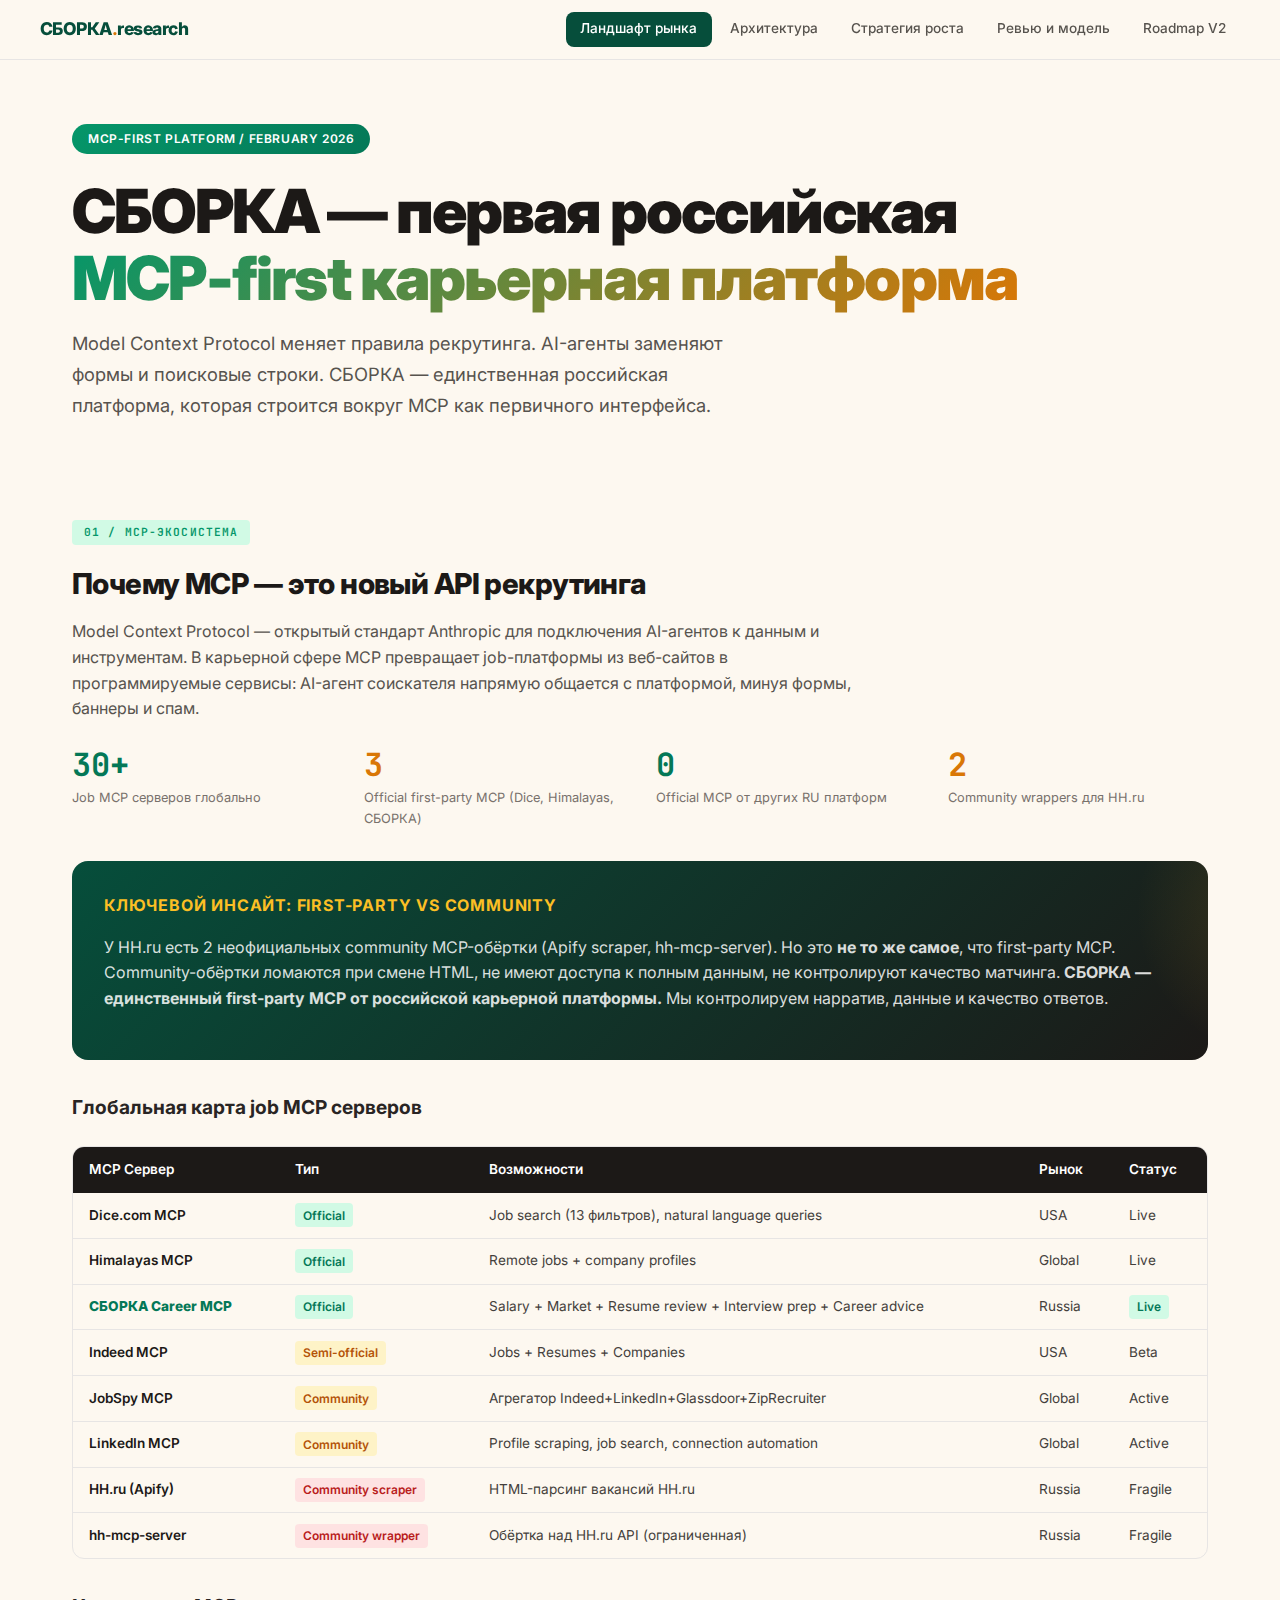
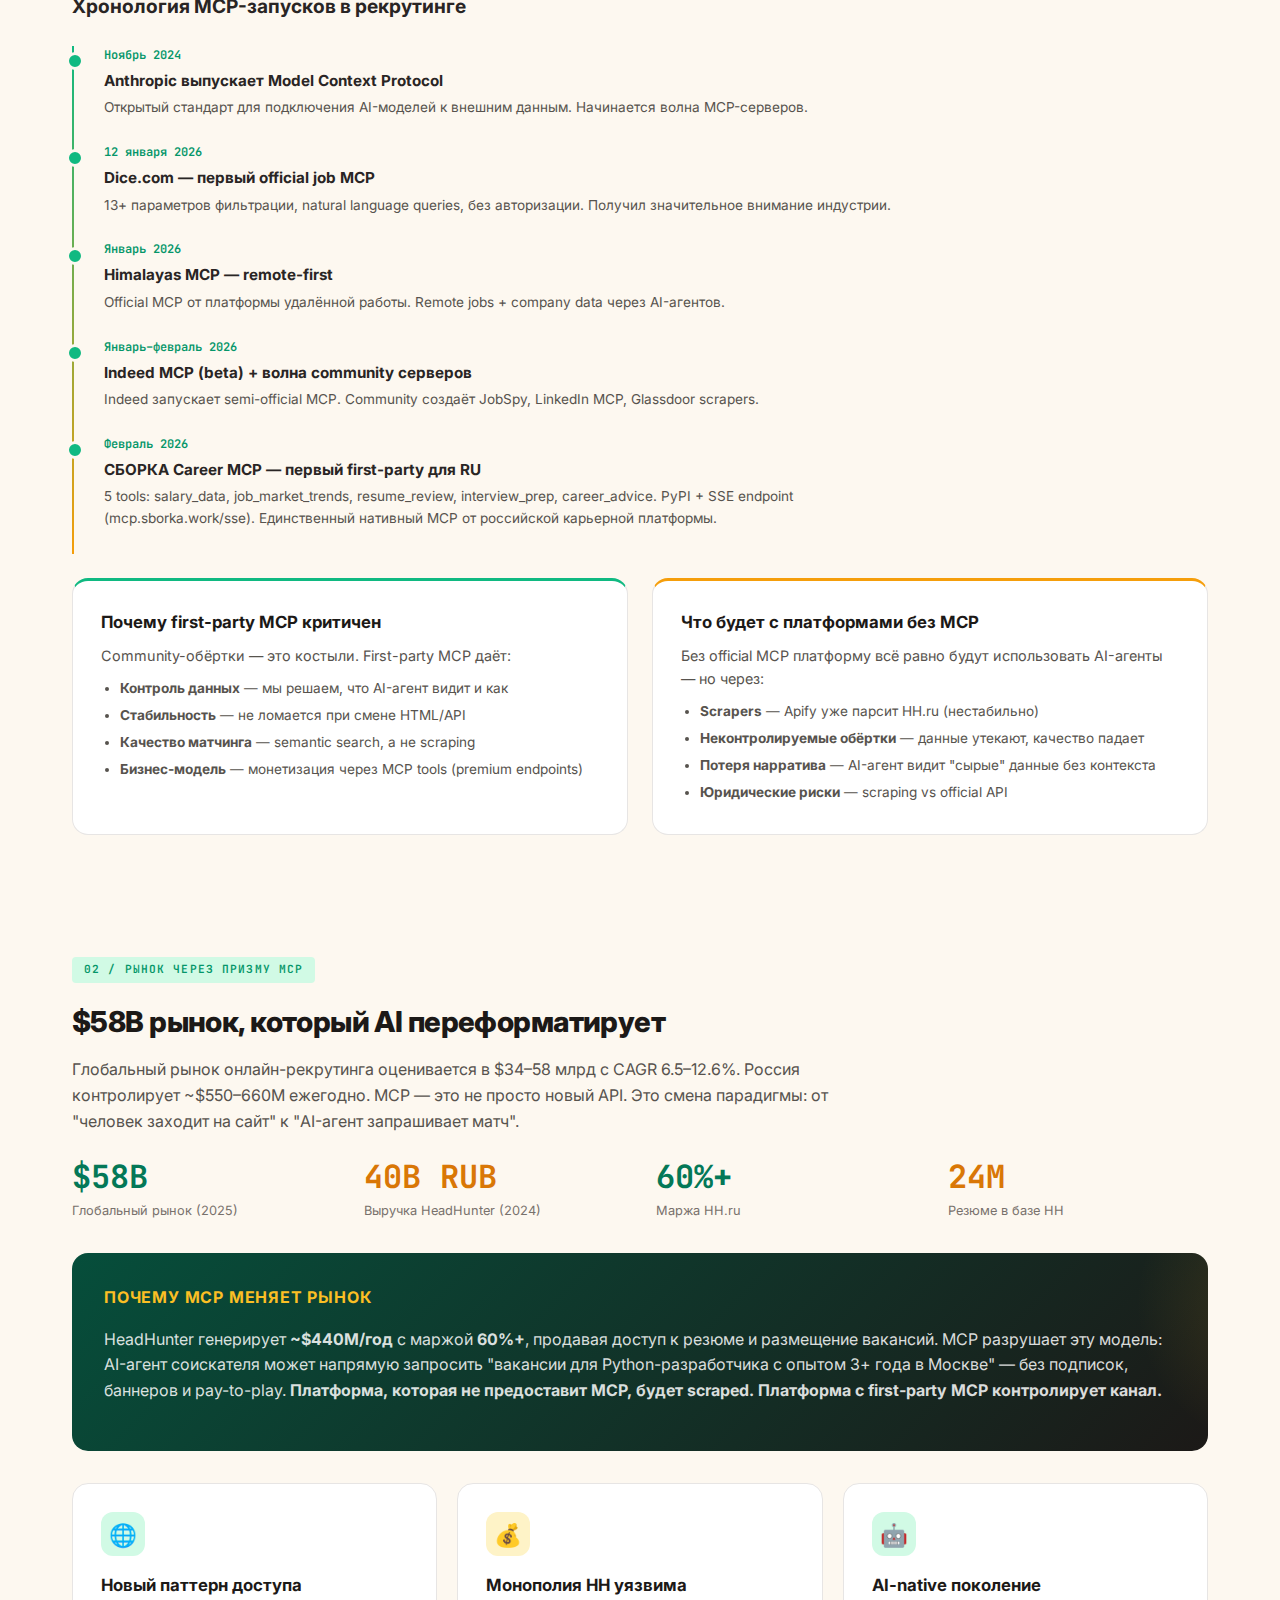
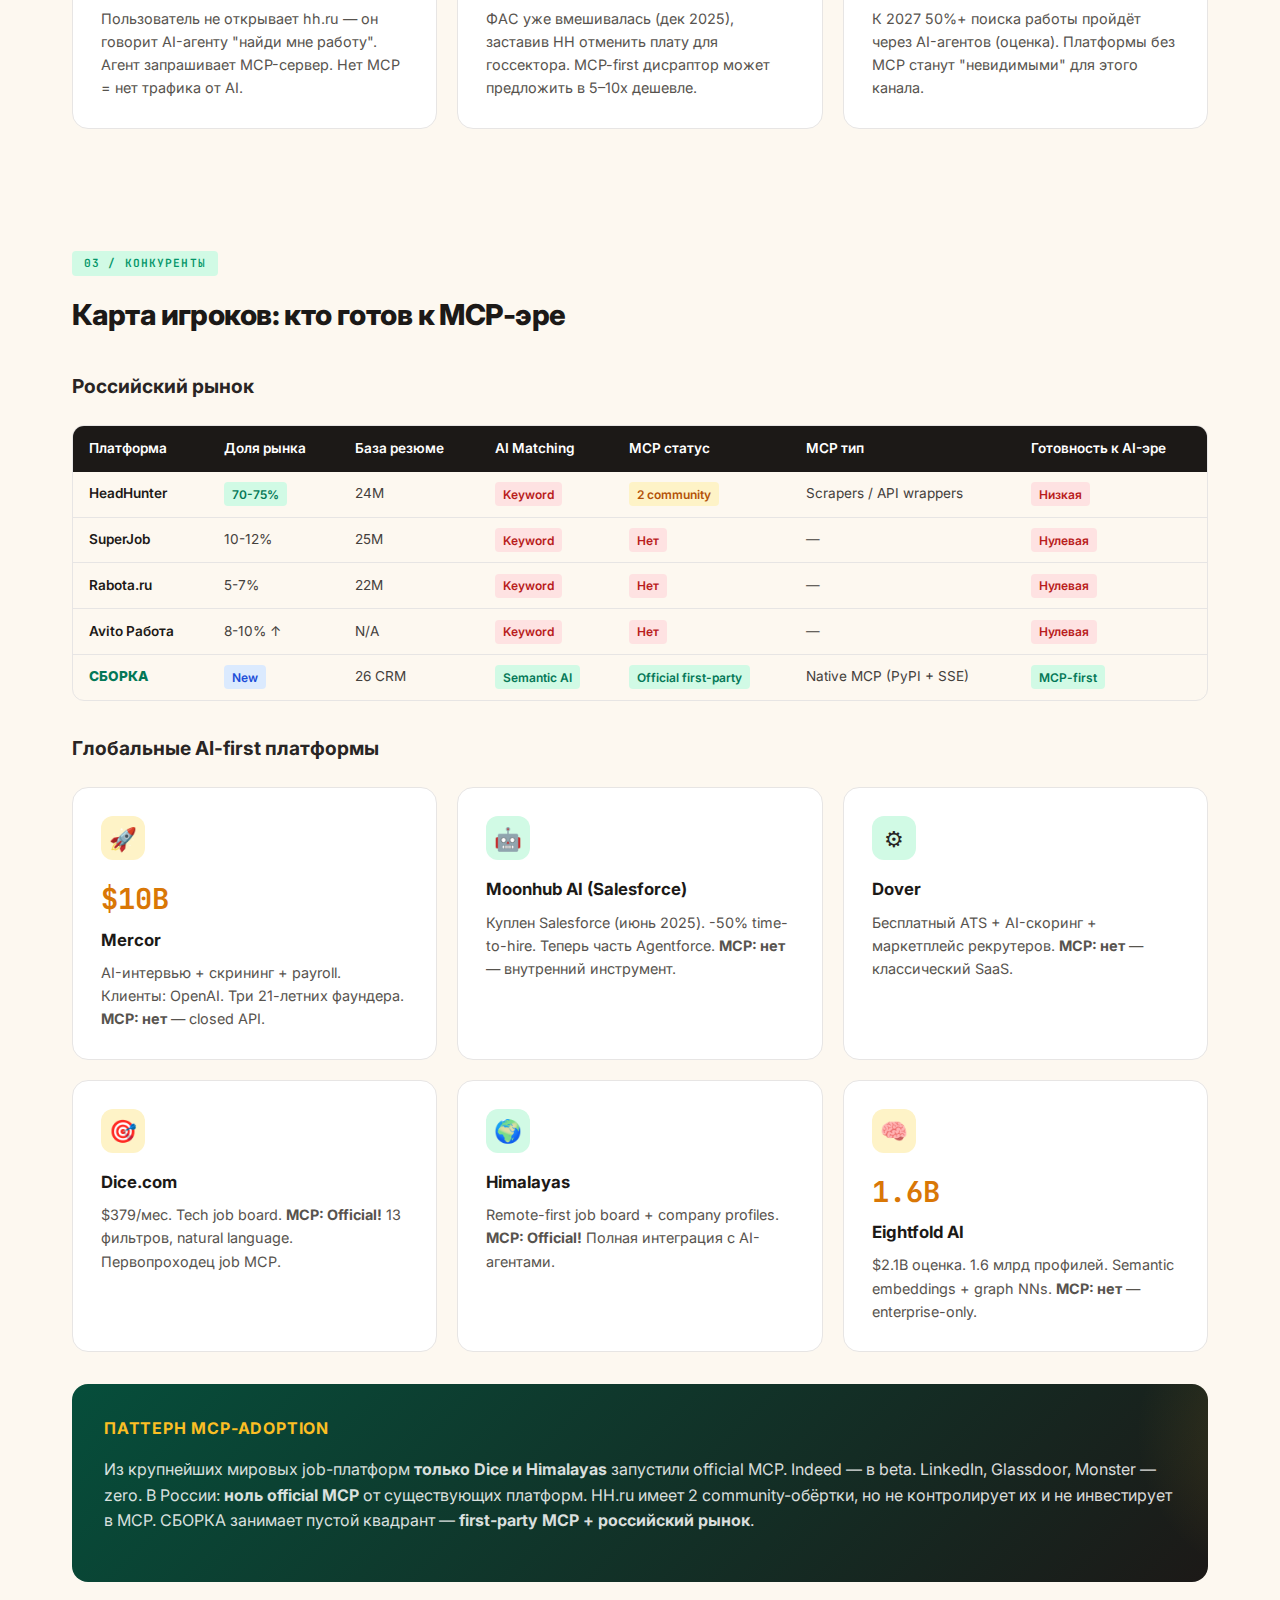
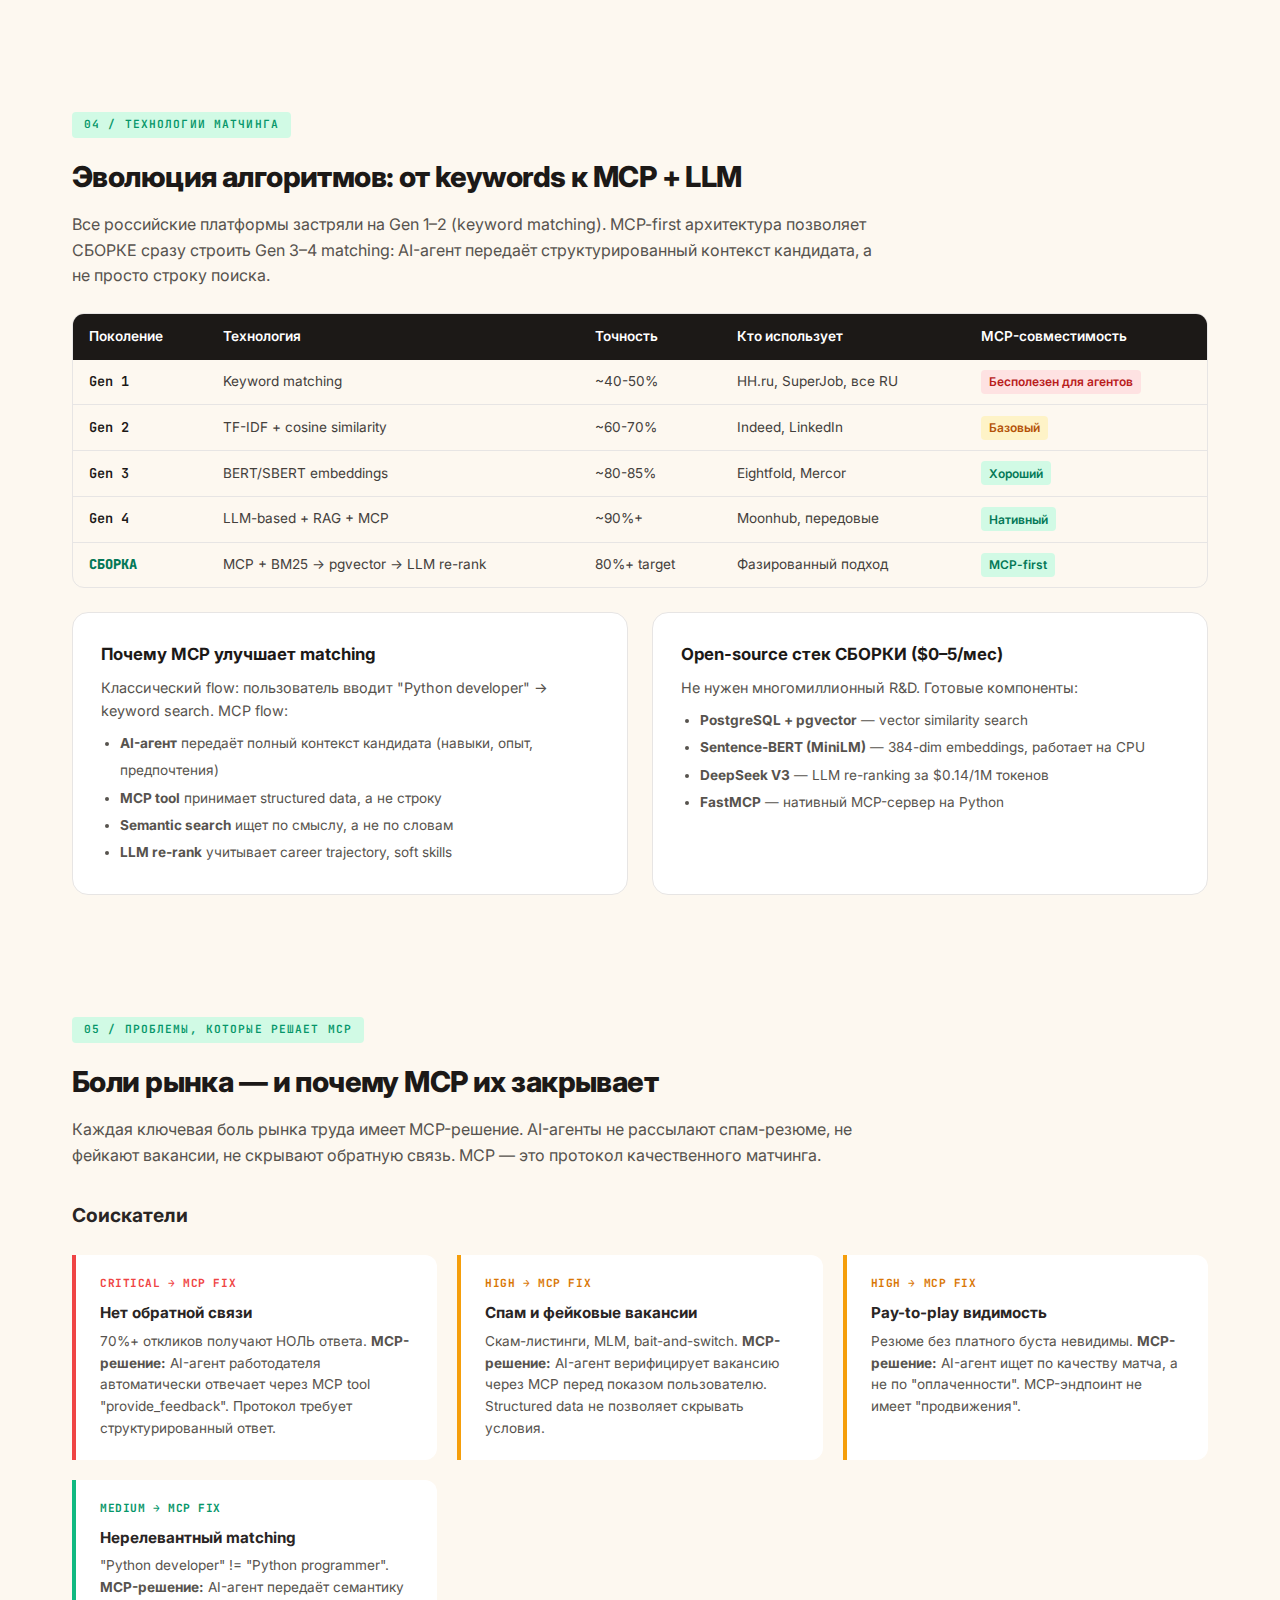
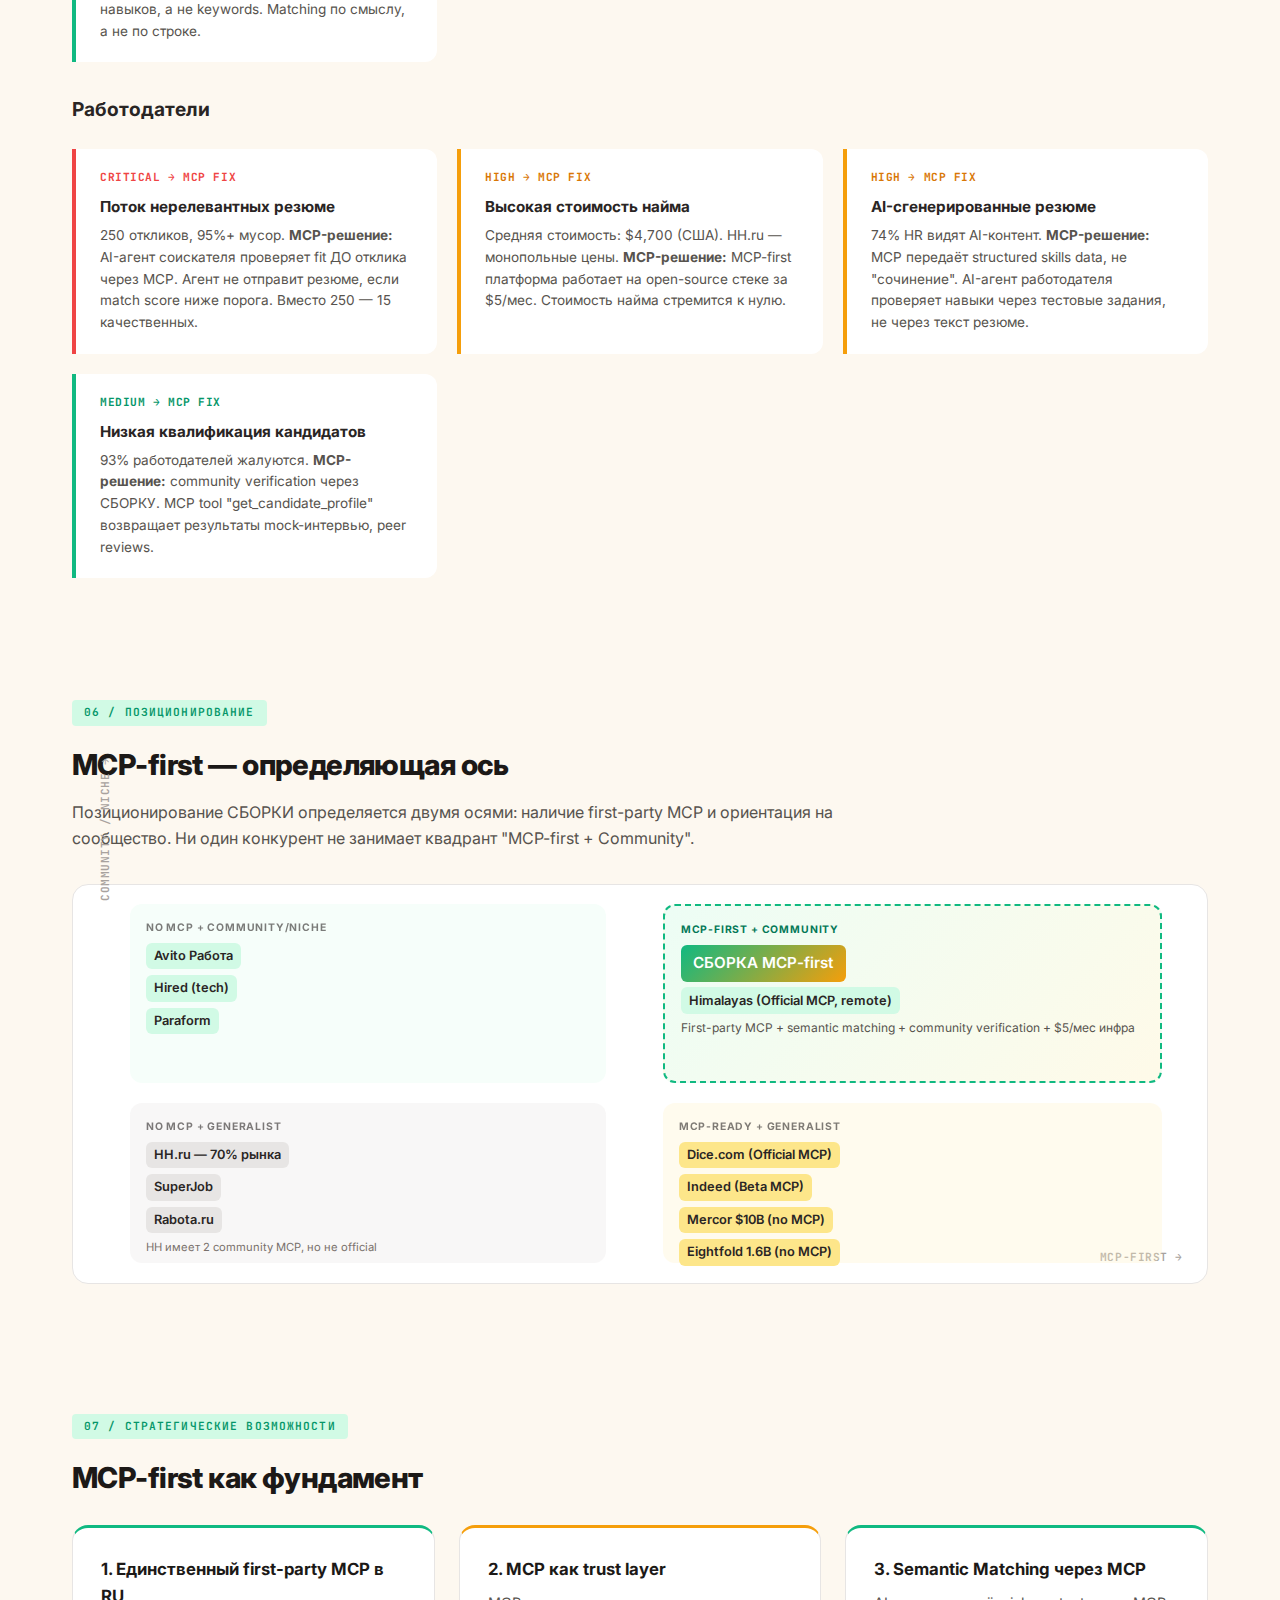
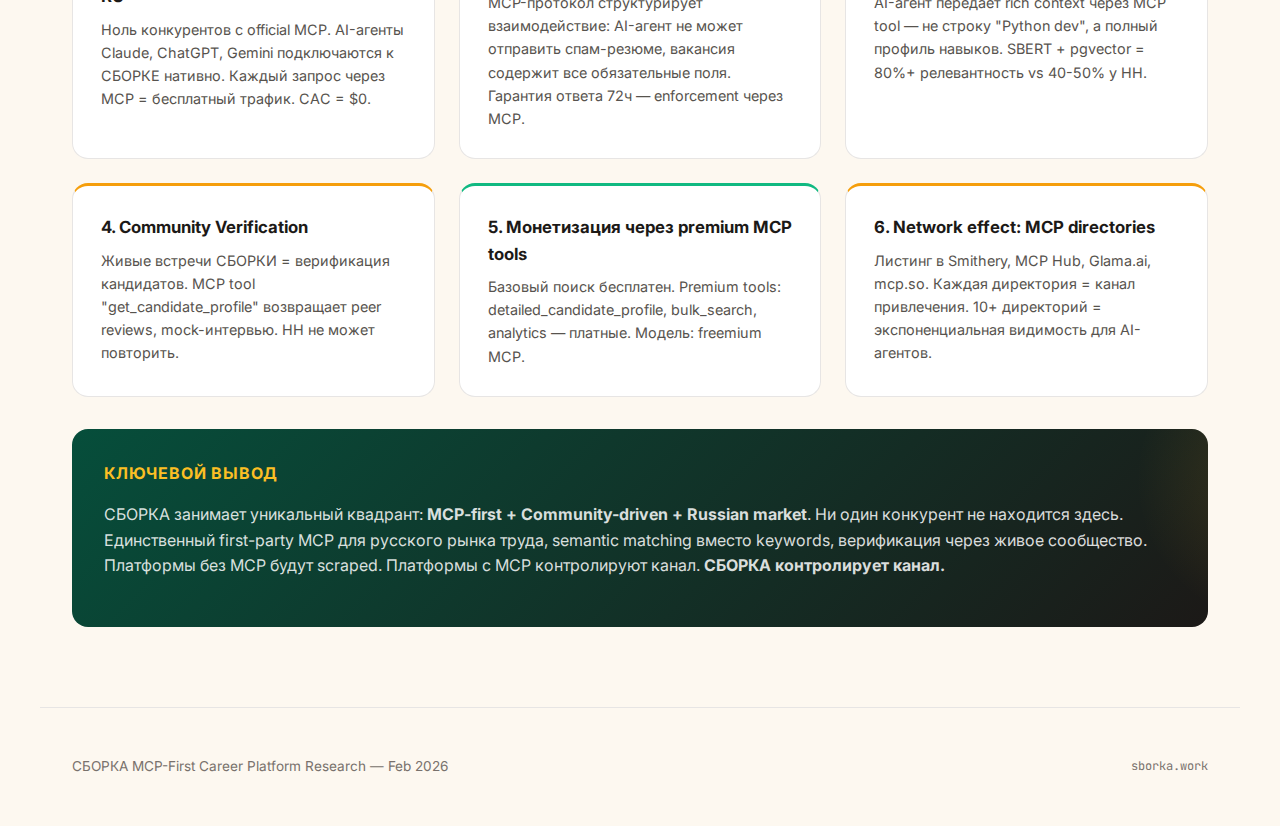
<file: index.html>
<!DOCTYPE html>
<html lang="ru">
<head>
<meta charset="UTF-8">
<meta name="viewport" content="width=device-width, initial-scale=1.0">
<title>СБОРКА — Первая MCP-first карьерная платформа России</title>
<link rel="preconnect" href="https://fonts.googleapis.com">
<link rel="preconnect" href="https://fonts.gstatic.com" crossorigin>
<link href="https://fonts.googleapis.com/css2?family=Inter:wght@300;400;500;600;700;800;900&family=JetBrains+Mono:wght@400;500;600;700&display=swap" rel="stylesheet">
<style>
:root {
  --emerald-900: #064e3b;
  --emerald-700: #047857;
  --emerald-600: #059669;
  --emerald-500: #10b981;
  --emerald-400: #34d399;
  --emerald-100: #d1fae5;
  --amber-900: #78350f;
  --amber-700: #b45309;
  --amber-600: #d97706;
  --amber-500: #f59e0b;
  --amber-400: #fbbf24;
  --amber-200: #fde68a;
  --amber-100: #fef3c7;
  --cream: #fffbeb;
  --ivory: #fefce8;
  --warm-white: #fdf8f0;
  --stone-900: #1c1917;
  --stone-800: #292524;
  --stone-700: #44403c;
  --stone-600: #57534e;
  --stone-500: #78716c;
  --stone-400: #a8a29e;
  --stone-300: #d6d3d1;
  --stone-200: #e7e5e4;
  --stone-100: #f5f5f4;
}

* { margin: 0; padding: 0; box-sizing: border-box; }

body {
  font-family: 'Inter', -apple-system, sans-serif;
  background: var(--warm-white);
  color: var(--stone-800);
  line-height: 1.6;
  -webkit-font-smoothing: antialiased;
}

.mono { font-family: 'JetBrains Mono', monospace; }

/* NAV */
nav {
  position: sticky;
  top: 0;
  z-index: 100;
  background: rgba(253, 248, 240, 0.85);
  backdrop-filter: blur(20px);
  border-bottom: 1px solid var(--stone-200);
  padding: 0.75rem 2rem;
}
nav .inner {
  max-width: 1200px;
  margin: 0 auto;
  display: flex;
  align-items: center;
  justify-content: space-between;
  flex-wrap: wrap;
  gap: 0.5rem;
}
nav .logo {
  font-weight: 800;
  font-size: 1.1rem;
  color: var(--emerald-900);
  text-decoration: none;
  letter-spacing: -0.03em;
}
nav .logo span { color: var(--amber-600); }
nav .links { display: flex; gap: 0.25rem; flex-wrap: wrap; }
nav .links a {
  padding: 0.4rem 0.9rem;
  border-radius: 8px;
  text-decoration: none;
  font-size: 0.85rem;
  font-weight: 500;
  color: var(--stone-600);
  transition: all 0.2s;
}
nav .links a:hover { background: var(--emerald-100); color: var(--emerald-700); }
nav .links a.active {
  background: var(--emerald-900);
  color: white;
}

/* HERO */
.hero {
  max-width: 1200px;
  margin: 0 auto;
  padding: 4rem 2rem 3rem;
}
.hero .badge {
  display: inline-block;
  background: linear-gradient(135deg, var(--emerald-600), var(--emerald-700));
  color: white;
  padding: 0.35rem 1rem;
  border-radius: 100px;
  font-size: 0.75rem;
  font-weight: 600;
  letter-spacing: 0.05em;
  text-transform: uppercase;
  margin-bottom: 1.5rem;
}
.hero h1 {
  font-size: clamp(2.2rem, 5vw, 3.8rem);
  font-weight: 900;
  line-height: 1.1;
  letter-spacing: -0.03em;
  color: var(--stone-900);
  margin-bottom: 1rem;
}
.hero h1 em {
  font-style: normal;
  background: linear-gradient(135deg, var(--emerald-600), var(--amber-600));
  -webkit-background-clip: text;
  -webkit-text-fill-color: transparent;
  background-clip: text;
}
.hero .subtitle {
  font-size: 1.15rem;
  color: var(--stone-600);
  max-width: 700px;
  line-height: 1.7;
}

/* SECTION */
section {
  max-width: 1200px;
  margin: 0 auto;
  padding: 3rem 2rem;
}
.section-label {
  display: inline-block;
  font-family: 'JetBrains Mono', monospace;
  font-size: 0.7rem;
  font-weight: 600;
  letter-spacing: 0.1em;
  text-transform: uppercase;
  color: var(--emerald-600);
  background: var(--emerald-100);
  padding: 0.25rem 0.75rem;
  border-radius: 4px;
  margin-bottom: 1rem;
}
section h2 {
  font-size: 1.8rem;
  font-weight: 800;
  letter-spacing: -0.02em;
  color: var(--stone-900);
  margin-bottom: 0.75rem;
}
section h3 {
  font-size: 1.2rem;
  font-weight: 700;
  color: var(--stone-800);
  margin: 2rem 0 1rem;
}
section p {
  color: var(--stone-600);
  max-width: 800px;
  margin-bottom: 1rem;
}

/* CARDS GRID */
.grid-2 { display: grid; grid-template-columns: repeat(auto-fit, minmax(320px, 1fr)); gap: 1.5rem; margin: 1.5rem 0; }
.grid-3 { display: grid; grid-template-columns: repeat(auto-fit, minmax(280px, 1fr)); gap: 1.25rem; margin: 1.5rem 0; }
.grid-4 { display: grid; grid-template-columns: repeat(auto-fit, minmax(240px, 1fr)); gap: 1rem; margin: 1.5rem 0; }

.card {
  background: white;
  border: 1px solid var(--stone-200);
  border-radius: 16px;
  padding: 1.75rem;
  transition: all 0.3s;
  position: relative;
  overflow: hidden;
}
.card:hover {
  border-color: var(--emerald-400);
  box-shadow: 0 8px 30px rgba(5, 150, 105, 0.08);
  transform: translateY(-2px);
}
.card .card-icon {
  width: 44px;
  height: 44px;
  border-radius: 12px;
  display: flex;
  align-items: center;
  justify-content: center;
  font-size: 1.4rem;
  margin-bottom: 1rem;
}
.card .card-icon.emerald { background: var(--emerald-100); }
.card .card-icon.amber { background: var(--amber-100); }
.card h4 {
  font-size: 1.05rem;
  font-weight: 700;
  color: var(--stone-900);
  margin-bottom: 0.5rem;
}
.card p { font-size: 0.9rem; color: var(--stone-600); margin-bottom: 0; }
.card .stat {
  font-family: 'JetBrains Mono', monospace;
  font-size: 1.8rem;
  font-weight: 700;
  color: var(--emerald-600);
  margin-bottom: 0.25rem;
}
.card .stat.amber-c { color: var(--amber-600); }

/* GLASS CARD */
.glass {
  background: linear-gradient(135deg, rgba(255,255,255,0.9), rgba(255,255,255,0.6));
  backdrop-filter: blur(10px);
  border: 1px solid rgba(255,255,255,0.5);
}

/* TABLE */
.table-wrapper {
  overflow-x: auto;
  margin: 1.5rem 0;
  border-radius: 12px;
  border: 1px solid var(--stone-200);
}
table {
  width: 100%;
  border-collapse: collapse;
  font-size: 0.85rem;
}
thead { background: var(--stone-900); }
thead th {
  padding: 0.75rem 1rem;
  text-align: left;
  font-weight: 600;
  color: white;
  white-space: nowrap;
}
tbody tr { border-bottom: 1px solid var(--stone-200); }
tbody tr:last-child { border: none; }
tbody tr:hover { background: var(--ivory); }
td {
  padding: 0.65rem 1rem;
  color: var(--stone-700);
}
td:first-child { font-weight: 600; color: var(--stone-900); }
.tag {
  display: inline-block;
  padding: 0.15rem 0.5rem;
  border-radius: 4px;
  font-size: 0.75rem;
  font-weight: 600;
}
.tag.green { background: var(--emerald-100); color: var(--emerald-700); }
.tag.amber { background: var(--amber-100); color: var(--amber-700); }
.tag.red { background: #fee2e2; color: #b91c1c; }
.tag.blue { background: #dbeafe; color: #1d4ed8; }

/* INSIGHT BOX */
.insight {
  background: linear-gradient(135deg, var(--emerald-900), var(--stone-900));
  color: white;
  border-radius: 16px;
  padding: 2rem;
  margin: 2rem 0;
  position: relative;
  overflow: hidden;
}
.insight::before {
  content: '';
  position: absolute;
  top: -50%;
  right: -20%;
  width: 300px;
  height: 300px;
  background: radial-gradient(circle, rgba(251,191,36,0.15) 0%, transparent 70%);
  border-radius: 50%;
}
.insight h3 { color: var(--amber-400); margin-top: 0; font-size: 1rem; letter-spacing: 0.05em; text-transform: uppercase; }
.insight p { color: rgba(255,255,255,0.85); max-width: none; }
.insight strong { color: var(--amber-300); }

/* PAIN POINTS */
.pain-grid {
  display: grid;
  grid-template-columns: repeat(auto-fit, minmax(300px, 1fr));
  gap: 1.25rem;
  margin: 1.5rem 0;
}
.pain-card {
  background: white;
  border-left: 4px solid;
  border-radius: 0 12px 12px 0;
  padding: 1.25rem 1.5rem;
  border-color: var(--stone-300);
}
.pain-card.critical { border-color: #ef4444; }
.pain-card.high { border-color: var(--amber-500); }
.pain-card.medium { border-color: var(--emerald-500); }
.pain-card .severity {
  font-family: 'JetBrains Mono', monospace;
  font-size: 0.7rem;
  font-weight: 700;
  letter-spacing: 0.05em;
  text-transform: uppercase;
  margin-bottom: 0.5rem;
}
.pain-card.critical .severity { color: #ef4444; }
.pain-card.high .severity { color: var(--amber-600); }
.pain-card.medium .severity { color: var(--emerald-600); }
.pain-card h4 { font-size: 0.95rem; margin-bottom: 0.35rem; }
.pain-card p { font-size: 0.85rem; margin-bottom: 0; }

/* POSITIONING MAP */
.pos-map {
  background: white;
  border: 1px solid var(--stone-200);
  border-radius: 16px;
  padding: 2rem;
  margin: 2rem 0;
  position: relative;
  min-height: 400px;
}
.pos-map .axis-x, .pos-map .axis-y {
  position: absolute;
  font-family: 'JetBrains Mono', monospace;
  font-size: 0.7rem;
  font-weight: 600;
  color: var(--stone-400);
  letter-spacing: 0.05em;
  text-transform: uppercase;
}
.pos-map .axis-x { bottom: 1rem; right: 1.5rem; }
.pos-map .axis-y { top: 1rem; left: 1.5rem; transform: rotate(-90deg); transform-origin: left top; }
.pos-map .quadrant {
  position: absolute;
  border-radius: 12px;
  padding: 1rem;
  display: flex;
  flex-direction: column;
  gap: 0.35rem;
}
.pos-map .q-label {
  font-size: 0.65rem;
  font-weight: 700;
  letter-spacing: 0.08em;
  text-transform: uppercase;
  opacity: 0.6;
}
.pos-map .player {
  font-size: 0.8rem;
  font-weight: 600;
  padding: 0.2rem 0.5rem;
  border-radius: 6px;
  display: inline-block;
  width: fit-content;
}

/* MCP TIMELINE */
.timeline {
  position: relative;
  padding-left: 2rem;
  margin: 1.5rem 0;
}
.timeline::before {
  content: '';
  position: absolute;
  left: 0;
  top: 0;
  bottom: 0;
  width: 2px;
  background: linear-gradient(to bottom, var(--emerald-500), var(--amber-500));
}
.timeline .item {
  position: relative;
  padding-bottom: 1.5rem;
}
.timeline .item::before {
  content: '';
  position: absolute;
  left: -2.35rem;
  top: 0.4rem;
  width: 12px;
  height: 12px;
  border-radius: 50%;
  background: var(--emerald-500);
  border: 3px solid var(--warm-white);
}
.timeline .item .date {
  font-family: 'JetBrains Mono', monospace;
  font-size: 0.75rem;
  color: var(--emerald-600);
  font-weight: 600;
}
.timeline .item h4 { font-size: 0.95rem; margin: 0.25rem 0; }
.timeline .item p { font-size: 0.85rem; margin-bottom: 0; }

/* FOOTER */
footer {
  max-width: 1200px;
  margin: 0 auto;
  padding: 3rem 2rem;
  border-top: 1px solid var(--stone-200);
  display: flex;
  justify-content: space-between;
  align-items: center;
  flex-wrap: wrap;
  gap: 1rem;
  font-size: 0.85rem;
  color: var(--stone-500);
}

/* RESPONSIVE */
@media (max-width: 768px) {
  .hero { padding: 2.5rem 1.25rem 2rem; }
  section { padding: 2rem 1.25rem; }
  .pos-map { min-height: 300px; padding: 1.5rem; }
  nav { padding: 0.75rem 1rem; }
  nav .links a { padding: 0.3rem 0.6rem; font-size: 0.8rem; }
}

/* SEPARATOR */
.sep {
  width: 60px;
  height: 3px;
  background: linear-gradient(90deg, var(--emerald-500), var(--amber-500));
  border-radius: 2px;
  margin: 1.5rem 0;
}

/* METRIC ROW */
.metrics {
  display: flex;
  flex-wrap: wrap;
  gap: 2rem;
  margin: 1.5rem 0;
}
.metric {
  flex: 1;
  min-width: 150px;
}
.metric .value {
  font-family: 'JetBrains Mono', monospace;
  font-size: 2rem;
  font-weight: 700;
  color: var(--emerald-700);
  line-height: 1.2;
}
.metric .label {
  font-size: 0.8rem;
  color: var(--stone-500);
  margin-top: 0.25rem;
}
</style>
</head>
<body>

<nav>
  <div class="inner">
    <a href="index.html" class="logo">СБОРКА<span>.</span>research</a>
    <div class="links">
      <a href="index.html" class="active">Ландшафт рынка</a>
      <a href="architecture.html">Архитектура</a>
      <a href="growth.html">Стратегия роста</a>
      <a href="review.html">Ревью и модель</a>
      <a href="roadmap-v2.html">Roadmap V2</a>
    </div>
  </div>
</nav>

<div class="hero">
  <div class="badge">MCP-First Platform / February 2026</div>
  <h1>СБОРКА &mdash; первая российская<br><em>MCP-first карьерная платформа</em></h1>
  <p class="subtitle">Model Context Protocol меняет правила рекрутинга. AI-агенты заменяют формы и поисковые строки. СБОРКА &mdash; единственная российская платформа, которая строится вокруг MCP как первичного интерфейса.</p>
</div>

<!-- 01: MCP ECOSYSTEM (elevated to section 01) -->
<section>
  <span class="section-label">01 / MCP-экосистема</span>
  <h2>Почему MCP &mdash; это новый API рекрутинга</h2>
  <p>Model Context Protocol &mdash; открытый стандарт Anthropic для подключения AI-агентов к данным и инструментам. В карьерной сфере MCP превращает job-платформы из веб-сайтов в программируемые сервисы: AI-агент соискателя напрямую общается с платформой, минуя формы, баннеры и спам.</p>

  <div class="metrics">
    <div class="metric">
      <div class="value">30+</div>
      <div class="label">Job MCP серверов глобально</div>
    </div>
    <div class="metric">
      <div class="value" style="color: var(--amber-600);">3</div>
      <div class="label">Official first-party MCP (Dice, Himalayas, СБОРКА)</div>
    </div>
    <div class="metric">
      <div class="value">0</div>
      <div class="label">Official MCP от других RU платформ</div>
    </div>
    <div class="metric">
      <div class="value" style="color: var(--amber-600);">2</div>
      <div class="label">Community wrappers для HH.ru</div>
    </div>
  </div>

  <div class="insight">
    <h3>Ключевой инсайт: first-party vs community</h3>
    <p>У HH.ru есть 2 неофициальных community MCP-обёртки (Apify scraper, hh-mcp-server). Но это <strong>не то же самое</strong>, что first-party MCP. Community-обёртки ломаются при смене HTML, не имеют доступа к полным данным, не контролируют качество матчинга. <strong>СБОРКА &mdash; единственный first-party MCP от российской карьерной платформы.</strong> Мы контролируем нарратив, данные и качество ответов.</p>
  </div>

  <h3>Глобальная карта job MCP серверов</h3>

  <div class="table-wrapper">
    <table>
      <thead>
        <tr>
          <th>MCP Сервер</th>
          <th>Тип</th>
          <th>Возможности</th>
          <th>Рынок</th>
          <th>Статус</th>
        </tr>
      </thead>
      <tbody>
        <tr>
          <td>Dice.com MCP</td>
          <td><span class="tag green">Official</span></td>
          <td>Job search (13 фильтров), natural language queries</td>
          <td>USA</td>
          <td>Live</td>
        </tr>
        <tr>
          <td>Himalayas MCP</td>
          <td><span class="tag green">Official</span></td>
          <td>Remote jobs + company profiles</td>
          <td>Global</td>
          <td>Live</td>
        </tr>
        <tr>
          <td style="color: var(--emerald-700); font-weight: 800;">СБОРКА Career MCP</td>
          <td><span class="tag green">Official</span></td>
          <td>Salary + Market + Resume review + Interview prep + Career advice</td>
          <td>Russia</td>
          <td><span class="tag green">Live</span></td>
        </tr>
        <tr>
          <td>Indeed MCP</td>
          <td><span class="tag amber">Semi-official</span></td>
          <td>Jobs + Resumes + Companies</td>
          <td>USA</td>
          <td>Beta</td>
        </tr>
        <tr>
          <td>JobSpy MCP</td>
          <td><span class="tag amber">Community</span></td>
          <td>Агрегатор Indeed+LinkedIn+Glassdoor+ZipRecruiter</td>
          <td>Global</td>
          <td>Active</td>
        </tr>
        <tr>
          <td>LinkedIn MCP</td>
          <td><span class="tag amber">Community</span></td>
          <td>Profile scraping, job search, connection automation</td>
          <td>Global</td>
          <td>Active</td>
        </tr>
        <tr>
          <td>HH.ru (Apify)</td>
          <td><span class="tag red">Community scraper</span></td>
          <td>HTML-парсинг вакансий HH.ru</td>
          <td>Russia</td>
          <td>Fragile</td>
        </tr>
        <tr>
          <td>hh-mcp-server</td>
          <td><span class="tag red">Community wrapper</span></td>
          <td>Обёртка над HH.ru API (ограниченная)</td>
          <td>Russia</td>
          <td>Fragile</td>
        </tr>
      </tbody>
    </table>
  </div>

  <h3>Хронология MCP-запусков в рекрутинге</h3>

  <div class="timeline">
    <div class="item">
      <div class="date">Ноябрь 2024</div>
      <h4>Anthropic выпускает Model Context Protocol</h4>
      <p>Открытый стандарт для подключения AI-моделей к внешним данным. Начинается волна MCP-серверов.</p>
    </div>
    <div class="item">
      <div class="date">12 января 2026</div>
      <h4>Dice.com &mdash; первый official job MCP</h4>
      <p>13+ параметров фильтрации, natural language queries, без авторизации. Получил значительное внимание индустрии.</p>
    </div>
    <div class="item">
      <div class="date">Январь 2026</div>
      <h4>Himalayas MCP &mdash; remote-first</h4>
      <p>Official MCP от платформы удалённой работы. Remote jobs + company data через AI-агентов.</p>
    </div>
    <div class="item">
      <div class="date">Январь&ndash;февраль 2026</div>
      <h4>Indeed MCP (beta) + волна community серверов</h4>
      <p>Indeed запускает semi-official MCP. Community создаёт JobSpy, LinkedIn MCP, Glassdoor scrapers.</p>
    </div>
    <div class="item">
      <div class="date">Февраль 2026</div>
      <h4>СБОРКА Career MCP &mdash; первый first-party для RU</h4>
      <p>5 tools: salary_data, job_market_trends, resume_review, interview_prep, career_advice. PyPI + SSE endpoint (mcp.sborka.work/sse). Единственный нативный MCP от российской карьерной платформы.</p>
    </div>
  </div>

  <div class="grid-2">
    <div class="card" style="border-top: 3px solid var(--emerald-500);">
      <h4>Почему first-party MCP критичен</h4>
      <p style="margin-bottom: 0.5rem;">Community-обёртки &mdash; это костыли. First-party MCP даёт:</p>
      <ul style="font-size: 0.85rem; color: var(--stone-600); padding-left: 1.2rem; line-height: 2;">
        <li><strong>Контроль данных</strong> &mdash; мы решаем, что AI-агент видит и как</li>
        <li><strong>Стабильность</strong> &mdash; не ломается при смене HTML/API</li>
        <li><strong>Качество матчинга</strong> &mdash; semantic search, а не scraping</li>
        <li><strong>Бизнес-модель</strong> &mdash; монетизация через MCP tools (premium endpoints)</li>
      </ul>
    </div>
    <div class="card" style="border-top: 3px solid var(--amber-500);">
      <h4>Что будет с платформами без MCP</h4>
      <p style="margin-bottom: 0.5rem;">Без official MCP платформу всё равно будут использовать AI-агенты &mdash; но через:</p>
      <ul style="font-size: 0.85rem; color: var(--stone-600); padding-left: 1.2rem; line-height: 2;">
        <li><strong>Scrapers</strong> &mdash; Apify уже парсит HH.ru (нестабильно)</li>
        <li><strong>Неконтролируемые обёртки</strong> &mdash; данные утекают, качество падает</li>
        <li><strong>Потеря нарратива</strong> &mdash; AI-агент видит "сырые" данные без контекста</li>
        <li><strong>Юридические риски</strong> &mdash; scraping vs official API</li>
      </ul>
    </div>
  </div>
</section>

<!-- 02: MARKET THROUGH MCP LENS -->
<section>
  <span class="section-label">02 / Рынок через призму MCP</span>
  <h2>$58B рынок, который AI переформатирует</h2>
  <p>Глобальный рынок онлайн-рекрутинга оценивается в $34&ndash;58 млрд с CAGR 6.5&ndash;12.6%. Россия контролирует ~$550&ndash;660М ежегодно. MCP &mdash; это не просто новый API. Это смена парадигмы: от "человек заходит на сайт" к "AI-агент запрашивает матч".</p>

  <div class="metrics">
    <div class="metric">
      <div class="value">$58B</div>
      <div class="label">Глобальный рынок (2025)</div>
    </div>
    <div class="metric">
      <div class="value" style="color: var(--amber-600);">40B RUB</div>
      <div class="label">Выручка HeadHunter (2024)</div>
    </div>
    <div class="metric">
      <div class="value">60%+</div>
      <div class="label">Маржа HH.ru</div>
    </div>
    <div class="metric">
      <div class="value" style="color: var(--amber-600);">24M</div>
      <div class="label">Резюме в базе HH</div>
    </div>
  </div>

  <div class="insight">
    <h3>Почему MCP меняет рынок</h3>
    <p>HeadHunter генерирует <strong>~$440M/год</strong> с маржой <strong>60%+</strong>, продавая доступ к резюме и размещение вакансий. MCP разрушает эту модель: AI-агент соискателя может напрямую запросить "вакансии для Python-разработчика с опытом 3+ года в Москве" &mdash; без подписок, баннеров и pay-to-play. <strong>Платформа, которая не предоставит MCP, будет scraped. Платформа с first-party MCP контролирует канал.</strong></p>
  </div>

  <div class="grid-3">
    <div class="card">
      <div class="card-icon emerald">&#x1F310;</div>
      <h4>Новый паттерн доступа</h4>
      <p>Пользователь не открывает hh.ru &mdash; он говорит AI-агенту "найди мне работу". Агент запрашивает MCP-сервер. Нет MCP = нет трафика от AI.</p>
    </div>
    <div class="card">
      <div class="card-icon amber">&#x1F4B0;</div>
      <h4>Монополия HH уязвима</h4>
      <p>ФАС уже вмешивалась (дек 2025), заставив HH отменить плату для госсектора. MCP-first дисраптор может предложить в 5&ndash;10x дешевле.</p>
    </div>
    <div class="card">
      <div class="card-icon emerald">&#x1F916;</div>
      <h4>AI-native поколение</h4>
      <p>К 2027 50%+ поиска работы пройдёт через AI-агентов (оценка). Платформы без MCP станут "невидимыми" для этого канала.</p>
    </div>
  </div>
</section>

<!-- 03: COMPETITORS + MCP STATUS -->
<section>
  <span class="section-label">03 / Конкуренты</span>
  <h2>Карта игроков: кто готов к MCP-эре</h2>

  <h3>Российский рынок</h3>

  <div class="table-wrapper">
    <table>
      <thead>
        <tr>
          <th>Платформа</th>
          <th>Доля рынка</th>
          <th>База резюме</th>
          <th>AI Matching</th>
          <th>MCP статус</th>
          <th>MCP тип</th>
          <th>Готовность к AI-эре</th>
        </tr>
      </thead>
      <tbody>
        <tr>
          <td>HeadHunter</td>
          <td><span class="tag green">70-75%</span></td>
          <td>24M</td>
          <td><span class="tag red">Keyword</span></td>
          <td><span class="tag amber">2 community</span></td>
          <td>Scrapers / API wrappers</td>
          <td><span class="tag red">Низкая</span></td>
        </tr>
        <tr>
          <td>SuperJob</td>
          <td>10-12%</td>
          <td>25M</td>
          <td><span class="tag red">Keyword</span></td>
          <td><span class="tag red">Нет</span></td>
          <td>&mdash;</td>
          <td><span class="tag red">Нулевая</span></td>
        </tr>
        <tr>
          <td>Rabota.ru</td>
          <td>5-7%</td>
          <td>22M</td>
          <td><span class="tag red">Keyword</span></td>
          <td><span class="tag red">Нет</span></td>
          <td>&mdash;</td>
          <td><span class="tag red">Нулевая</span></td>
        </tr>
        <tr>
          <td>Avito Работа</td>
          <td>8-10% &uarr;</td>
          <td>N/A</td>
          <td><span class="tag red">Keyword</span></td>
          <td><span class="tag red">Нет</span></td>
          <td>&mdash;</td>
          <td><span class="tag red">Нулевая</span></td>
        </tr>
        <tr>
          <td style="color: var(--emerald-700); font-weight: 800;">СБОРКА</td>
          <td><span class="tag blue">New</span></td>
          <td>26 CRM</td>
          <td><span class="tag green">Semantic AI</span></td>
          <td><span class="tag green">Official first-party</span></td>
          <td>Native MCP (PyPI + SSE)</td>
          <td><span class="tag green">MCP-first</span></td>
        </tr>
      </tbody>
    </table>
  </div>

  <h3>Глобальные AI-first платформы</h3>

  <div class="grid-3">
    <div class="card">
      <div class="card-icon amber">&#x1F680;</div>
      <div class="stat amber-c">$10B</div>
      <h4>Mercor</h4>
      <p>AI-интервью + скрининг + payroll. Клиенты: OpenAI. Три 21-летних фаундера. <strong>MCP: нет</strong> &mdash; closed API.</p>
    </div>
    <div class="card">
      <div class="card-icon emerald">&#x1F916;</div>
      <h4>Moonhub AI (Salesforce)</h4>
      <p>Куплен Salesforce (июнь 2025). -50% time-to-hire. Теперь часть Agentforce. <strong>MCP: нет</strong> &mdash; внутренний инструмент.</p>
    </div>
    <div class="card">
      <div class="card-icon emerald">&#x2699;</div>
      <h4>Dover</h4>
      <p>Бесплатный ATS + AI-скоринг + маркетплейс рекрутеров. <strong>MCP: нет</strong> &mdash; классический SaaS.</p>
    </div>
    <div class="card">
      <div class="card-icon amber">&#x1F3AF;</div>
      <h4>Dice.com</h4>
      <p>$379/мес. Tech job board. <strong>MCP: Official!</strong> 13 фильтров, natural language. Первопроходец job MCP.</p>
    </div>
    <div class="card">
      <div class="card-icon emerald">&#x1F30D;</div>
      <h4>Himalayas</h4>
      <p>Remote-first job board + company profiles. <strong>MCP: Official!</strong> Полная интеграция с AI-агентами.</p>
    </div>
    <div class="card">
      <div class="card-icon amber">&#x1F9E0;</div>
      <div class="stat amber-c">1.6B</div>
      <h4>Eightfold AI</h4>
      <p>$2.1B оценка. 1.6 млрд профилей. Semantic embeddings + graph NNs. <strong>MCP: нет</strong> &mdash; enterprise-only.</p>
    </div>
  </div>

  <div class="insight">
    <h3>Паттерн MCP-adoption</h3>
    <p>Из крупнейших мировых job-платформ <strong>только Dice и Himalayas</strong> запустили official MCP. Indeed &mdash; в beta. LinkedIn, Glassdoor, Monster &mdash; zero. В России: <strong>ноль official MCP</strong> от существующих платформ. HH.ru имеет 2 community-обёртки, но не контролирует их и не инвестирует в MCP. СБОРКА занимает пустой квадрант &mdash; <strong>first-party MCP + российский рынок</strong>.</p>
  </div>
</section>

<!-- 04: MATCHING TECHNOLOGY -->
<section>
  <span class="section-label">04 / Технологии матчинга</span>
  <h2>Эволюция алгоритмов: от keywords к MCP + LLM</h2>
  <p>Все российские платформы застряли на Gen 1&ndash;2 (keyword matching). MCP-first архитектура позволяет СБОРКЕ сразу строить Gen 3&ndash;4 matching: AI-агент передаёт структурированный контекст кандидата, а не просто строку поиска.</p>

  <div class="table-wrapper">
    <table>
      <thead>
        <tr>
          <th>Поколение</th>
          <th>Технология</th>
          <th>Точность</th>
          <th>Кто использует</th>
          <th>MCP-совместимость</th>
        </tr>
      </thead>
      <tbody>
        <tr>
          <td><span class="mono">Gen 1</span></td>
          <td>Keyword matching</td>
          <td>~40-50%</td>
          <td>HH.ru, SuperJob, все RU</td>
          <td><span class="tag red">Бесполезен для агентов</span></td>
        </tr>
        <tr>
          <td><span class="mono">Gen 2</span></td>
          <td>TF-IDF + cosine similarity</td>
          <td>~60-70%</td>
          <td>Indeed, LinkedIn</td>
          <td><span class="tag amber">Базовый</span></td>
        </tr>
        <tr>
          <td><span class="mono">Gen 3</span></td>
          <td>BERT/SBERT embeddings</td>
          <td>~80-85%</td>
          <td>Eightfold, Mercor</td>
          <td><span class="tag green">Хороший</span></td>
        </tr>
        <tr>
          <td><span class="mono">Gen 4</span></td>
          <td>LLM-based + RAG + MCP</td>
          <td>~90%+</td>
          <td>Moonhub, передовые</td>
          <td><span class="tag green">Нативный</span></td>
        </tr>
        <tr>
          <td style="color: var(--emerald-700); font-weight: 800;"><span class="mono">СБОРКА</span></td>
          <td>MCP + BM25 &rarr; pgvector &rarr; LLM re-rank</td>
          <td>80%+ target</td>
          <td>Фазированный подход</td>
          <td><span class="tag green">MCP-first</span></td>
        </tr>
      </tbody>
    </table>
  </div>

  <div class="grid-2">
    <div class="card">
      <h4>Почему MCP улучшает matching</h4>
      <p style="margin-bottom: 0.5rem;">Классический flow: пользователь вводит "Python developer" &rarr; keyword search. MCP flow:</p>
      <ul style="font-size: 0.85rem; color: var(--stone-600); padding-left: 1.2rem; line-height: 2;">
        <li><strong>AI-агент</strong> передаёт полный контекст кандидата (навыки, опыт, предпочтения)</li>
        <li><strong>MCP tool</strong> принимает structured data, а не строку</li>
        <li><strong>Semantic search</strong> ищет по смыслу, а не по словам</li>
        <li><strong>LLM re-rank</strong> учитывает career trajectory, soft skills</li>
      </ul>
    </div>
    <div class="card">
      <h4>Open-source стек СБОРКИ ($0&ndash;5/мес)</h4>
      <p style="margin-bottom: 0.5rem;">Не нужен многомиллионный R&D. Готовые компоненты:</p>
      <ul style="font-size: 0.85rem; color: var(--stone-600); padding-left: 1.2rem; line-height: 2;">
        <li><strong>PostgreSQL + pgvector</strong> &mdash; vector similarity search</li>
        <li><strong>Sentence-BERT (MiniLM)</strong> &mdash; 384-dim embeddings, работает на CPU</li>
        <li><strong>DeepSeek V3</strong> &mdash; LLM re-ranking за $0.14/1M токенов</li>
        <li><strong>FastMCP</strong> &mdash; нативный MCP-сервер на Python</li>
      </ul>
    </div>
  </div>
</section>

<!-- 05: PAIN POINTS THROUGH MCP LENS -->
<section>
  <span class="section-label">05 / Проблемы, которые решает MCP</span>
  <h2>Боли рынка &mdash; и почему MCP их закрывает</h2>
  <p>Каждая ключевая боль рынка труда имеет MCP-решение. AI-агенты не рассылают спам-резюме, не фейкают вакансии, не скрывают обратную связь. MCP &mdash; это протокол качественного матчинга.</p>

  <h3>Соискатели</h3>
  <div class="pain-grid">
    <div class="pain-card critical">
      <div class="severity">Critical &rarr; MCP fix</div>
      <h4>Нет обратной связи</h4>
      <p>70%+ откликов получают НОЛЬ ответа. <strong>MCP-решение:</strong> AI-агент работодателя автоматически отвечает через MCP tool "provide_feedback". Протокол требует структурированный ответ.</p>
    </div>
    <div class="pain-card high">
      <div class="severity">High &rarr; MCP fix</div>
      <h4>Спам и фейковые вакансии</h4>
      <p>Скам-листинги, MLM, bait-and-switch. <strong>MCP-решение:</strong> AI-агент верифицирует вакансию через MCP перед показом пользователю. Structured data не позволяет скрывать условия.</p>
    </div>
    <div class="pain-card high">
      <div class="severity">High &rarr; MCP fix</div>
      <h4>Pay-to-play видимость</h4>
      <p>Резюме без платного буста невидимы. <strong>MCP-решение:</strong> AI-агент ищет по качеству матча, а не по "оплаченности". MCP-эндпоинт не имеет "продвижения".</p>
    </div>
    <div class="pain-card medium">
      <div class="severity">Medium &rarr; MCP fix</div>
      <h4>Нерелевантный matching</h4>
      <p>"Python developer" != "Python programmer". <strong>MCP-решение:</strong> AI-агент передаёт семантику навыков, а не keywords. Matching по смыслу, а не по строке.</p>
    </div>
  </div>

  <h3>Работодатели</h3>
  <div class="pain-grid">
    <div class="pain-card critical">
      <div class="severity">Critical &rarr; MCP fix</div>
      <h4>Поток нерелевантных резюме</h4>
      <p>250 откликов, 95%+ мусор. <strong>MCP-решение:</strong> AI-агент соискателя проверяет fit ДО отклика через MCP. Агент не отправит резюме, если match score ниже порога. Вместо 250 &mdash; 15 качественных.</p>
    </div>
    <div class="pain-card high">
      <div class="severity">High &rarr; MCP fix</div>
      <h4>Высокая стоимость найма</h4>
      <p>Средняя стоимость: $4,700 (США). HH.ru &mdash; монопольные цены. <strong>MCP-решение:</strong> MCP-first платформа работает на open-source стеке за $5/мес. Стоимость найма стремится к нулю.</p>
    </div>
    <div class="pain-card high">
      <div class="severity">High &rarr; MCP fix</div>
      <h4>AI-сгенерированные резюме</h4>
      <p>74% HR видят AI-контент. <strong>MCP-решение:</strong> MCP передаёт structured skills data, не "сочинение". AI-агент работодателя проверяет навыки через тестовые задания, не через текст резюме.</p>
    </div>
    <div class="pain-card medium">
      <div class="severity">Medium &rarr; MCP fix</div>
      <h4>Низкая квалификация кандидатов</h4>
      <p>93% работодателей жалуются. <strong>MCP-решение:</strong> community verification через СБОРКУ. MCP tool "get_candidate_profile" возвращает результаты mock-интервью, peer reviews.</p>
    </div>
  </div>
</section>

<!-- 06: POSITIONING -->
<section>
  <span class="section-label">06 / Позиционирование</span>
  <h2>MCP-first &mdash; определяющая ось</h2>
  <p>Позиционирование СБОРКИ определяется двумя осями: наличие first-party MCP и ориентация на сообщество. Ни один конкурент не занимает квадрант "MCP-first + Community".</p>

  <div class="pos-map">
    <div class="axis-x">MCP-first &rarr;</div>
    <div class="axis-y">Community / Niche &rarr;</div>

    <!-- Q1: No MCP + Generalist -->
    <div class="quadrant" style="top: 55%; left: 5%; width: 42%; height: 40%; background: rgba(231,229,228,0.3);">
      <span class="q-label">No MCP + Generalist</span>
      <span class="player" style="background: var(--stone-200);">HH.ru &mdash; 70% рынка</span>
      <span class="player" style="background: var(--stone-200);">SuperJob</span>
      <span class="player" style="background: var(--stone-200);">Rabota.ru</span>
      <span style="font-size: 0.7rem; color: var(--stone-500);">HH имеет 2 community MCP, но не official</span>
    </div>

    <!-- Q2: MCP-ready + Generalist -->
    <div class="quadrant" style="top: 55%; left: 52%; width: 44%; height: 40%; background: rgba(254,243,199,0.3);">
      <span class="q-label">MCP-ready + Generalist</span>
      <span class="player" style="background: var(--amber-200);">Dice.com (Official MCP)</span>
      <span class="player" style="background: var(--amber-200);">Indeed (Beta MCP)</span>
      <span class="player" style="background: var(--amber-200);">Mercor $10B (no MCP)</span>
      <span class="player" style="background: var(--amber-200);">Eightfold 1.6B (no MCP)</span>
    </div>

    <!-- Q3: No MCP + Niche -->
    <div class="quadrant" style="top: 5%; left: 5%; width: 42%; height: 45%; background: rgba(209,250,229,0.2);">
      <span class="q-label">No MCP + Community/Niche</span>
      <span class="player" style="background: var(--emerald-100);">Avito Работа</span>
      <span class="player" style="background: var(--emerald-100);">Hired (tech)</span>
      <span class="player" style="background: var(--emerald-100);">Paraform</span>
    </div>

    <!-- Q4: MCP-first + Community = SBORKA -->
    <div class="quadrant" style="top: 5%; left: 52%; width: 44%; height: 45%; background: linear-gradient(135deg, rgba(209,250,229,0.4), rgba(254,243,199,0.4)); border: 2px dashed var(--emerald-500);">
      <span class="q-label" style="color: var(--emerald-700); opacity: 1;">MCP-first + Community</span>
      <span class="player" style="background: linear-gradient(135deg, var(--emerald-500), var(--amber-500)); color: white; font-size: 0.95rem; padding: 0.4rem 0.8rem;">СБОРКА MCP-first</span>
      <span class="player" style="background: var(--emerald-100);">Himalayas (Official MCP, remote)</span>
      <span style="font-size: 0.75rem; color: var(--stone-600); line-height: 1.4;">First-party MCP + semantic matching + community verification + $5/мес инфра</span>
    </div>
  </div>
</section>

<!-- 07: STRATEGIC OPPORTUNITIES -->
<section>
  <span class="section-label">07 / Стратегические возможности</span>
  <h2>MCP-first как фундамент</h2>

  <div class="grid-2">
    <div class="card" style="border-top: 3px solid var(--emerald-500);">
      <h4>1. Единственный first-party MCP в RU</h4>
      <p>Ноль конкурентов с official MCP. AI-агенты Claude, ChatGPT, Gemini подключаются к СБОРКЕ нативно. Каждый запрос через MCP = бесплатный трафик. CAC = $0.</p>
    </div>
    <div class="card" style="border-top: 3px solid var(--amber-500);">
      <h4>2. MCP как trust layer</h4>
      <p>MCP-протокол структурирует взаимодействие: AI-агент не может отправить спам-резюме, вакансия содержит все обязательные поля. Гарантия ответа 72ч &mdash; enforcement через MCP.</p>
    </div>
    <div class="card" style="border-top: 3px solid var(--emerald-500);">
      <h4>3. Semantic Matching через MCP</h4>
      <p>AI-агент передаёт rich context через MCP tool &mdash; не строку "Python dev", а полный профиль навыков. SBERT + pgvector = 80%+ релевантность vs 40-50% у HH.</p>
    </div>
    <div class="card" style="border-top: 3px solid var(--amber-500);">
      <h4>4. Community Verification</h4>
      <p>Живые встречи СБОРКИ = верификация кандидатов. MCP tool "get_candidate_profile" возвращает peer reviews, mock-интервью. HH не может повторить.</p>
    </div>
    <div class="card" style="border-top: 3px solid var(--emerald-500);">
      <h4>5. Монетизация через premium MCP tools</h4>
      <p>Базовый поиск бесплатен. Premium tools: detailed_candidate_profile, bulk_search, analytics &mdash; платные. Модель: freemium MCP.</p>
    </div>
    <div class="card" style="border-top: 3px solid var(--amber-500);">
      <h4>6. Network effect: MCP directories</h4>
      <p>Листинг в Smithery, MCP Hub, Glama.ai, mcp.so. Каждая директория = канал привлечения. 10+ директорий = экспоненциальная видимость для AI-агентов.</p>
    </div>
  </div>

  <div class="insight">
    <h3>Ключевой вывод</h3>
    <p>СБОРКА занимает уникальный квадрант: <strong>MCP-first + Community-driven + Russian market</strong>. Ни один конкурент не находится здесь. Единственный first-party MCP для русского рынка труда, semantic matching вместо keywords, верификация через живое сообщество. Платформы без MCP будут scraped. Платформы с MCP контролируют канал. <strong>СБОРКА контролирует канал.</strong></p>
  </div>
</section>

<footer>
  <span>СБОРКА MCP-First Career Platform Research &mdash; Feb 2026</span>
  <span class="mono" style="font-size: 0.75rem;">sborka.work</span>
</footer>

</body>
</html>
</file>
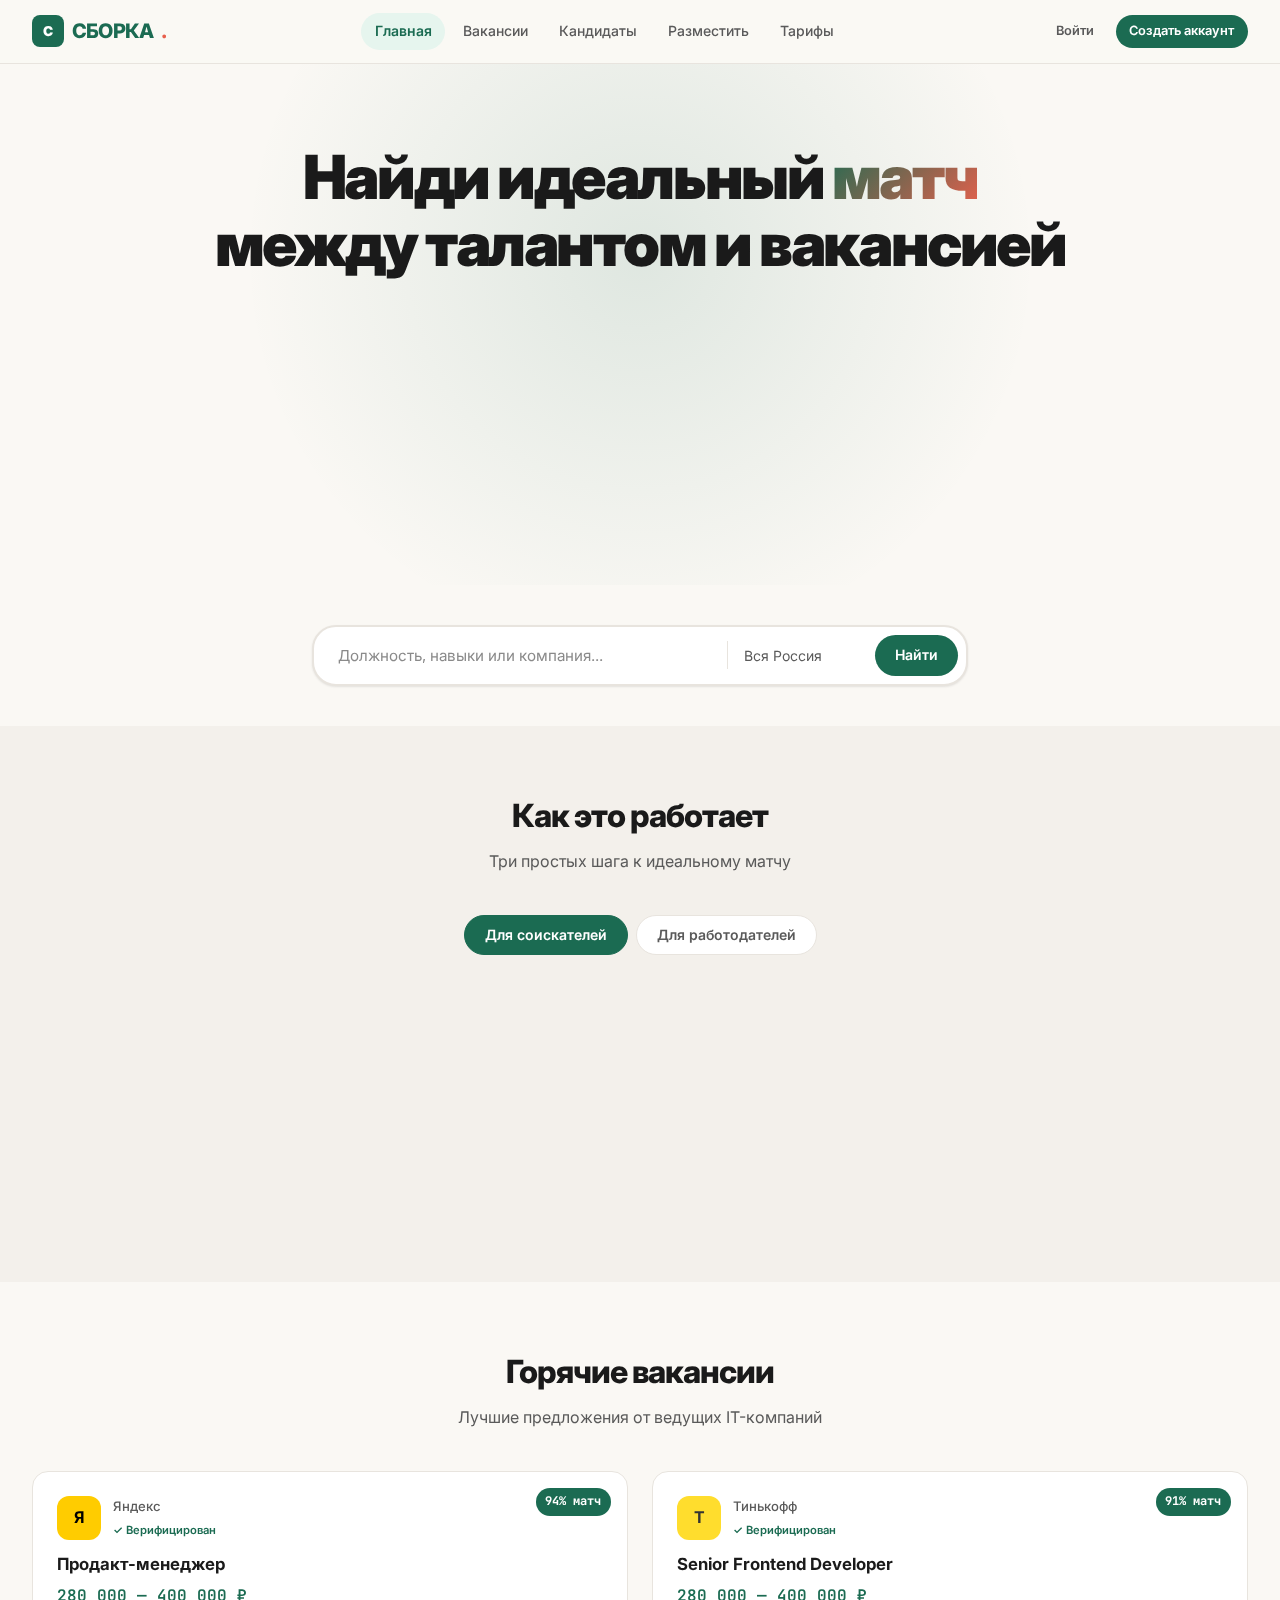
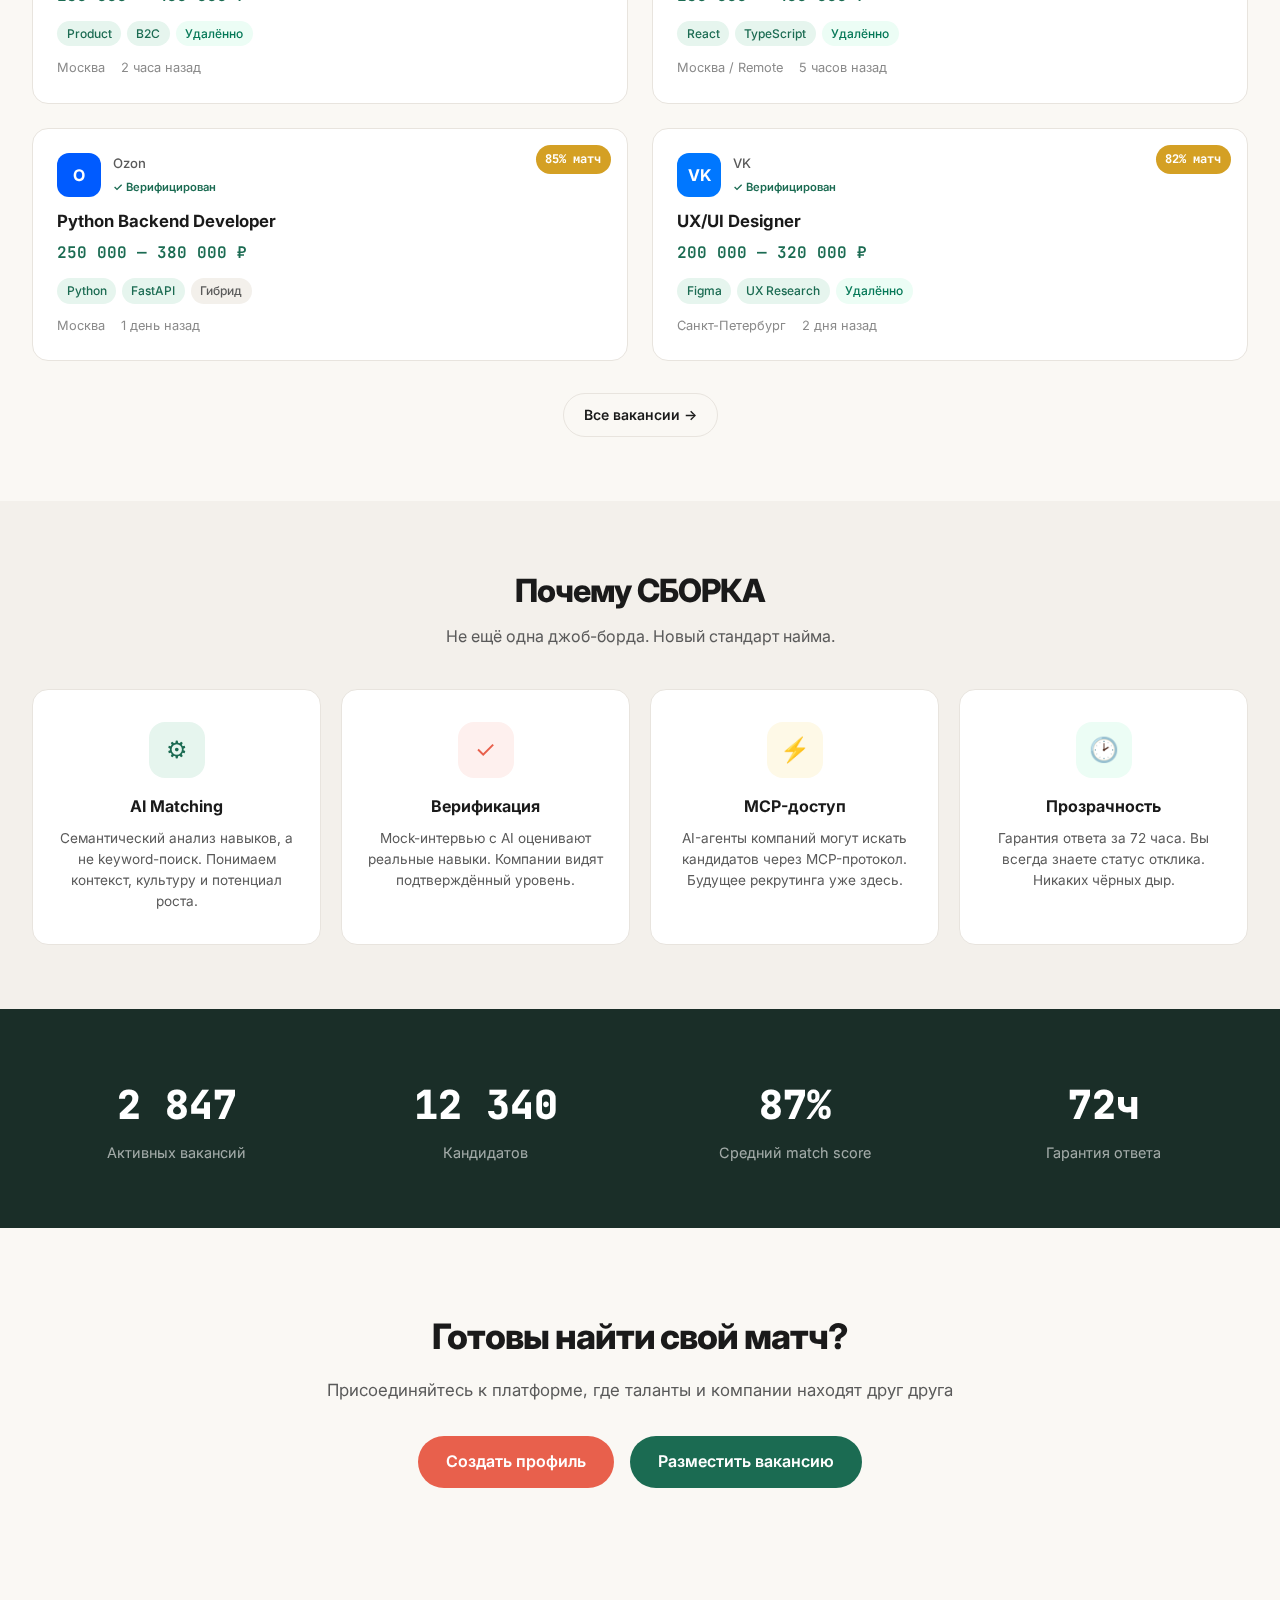
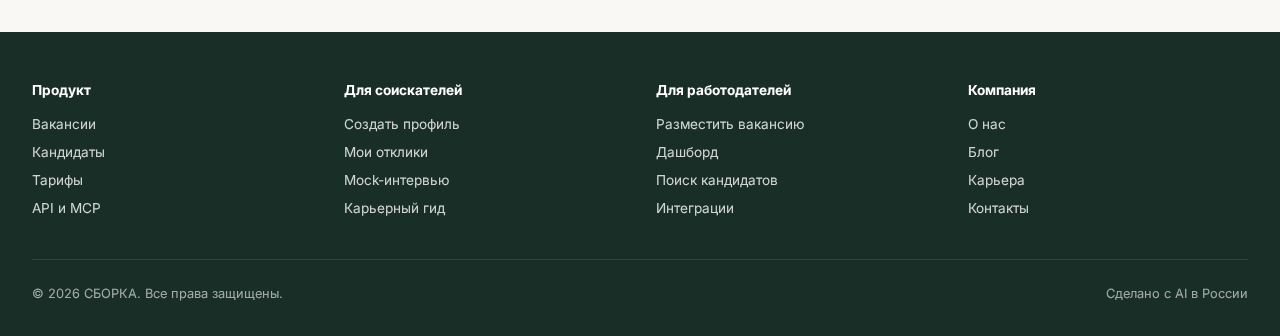
<file: prototype/index.html>
<!DOCTYPE html>
<html lang="ru">
<head>
  <meta charset="UTF-8">
  <meta name="viewport" content="width=device-width, initial-scale=1.0">
  <title>СБОРКА — AI-платформа для поиска работы и найма</title>
  <link rel="stylesheet" href="style.css">
  <style>
    .hero-ctas { display: flex; gap: 1rem; justify-content: center; margin-bottom: 1.5rem; }
    .hero-stats { display: flex; gap: 2rem; justify-content: center; font-size: 0.9rem; color: var(--text-muted); }
    .hero-stats span { display: flex; align-items: center; gap: 0.35rem; }
    .hero-stats .dot { width: 4px; height: 4px; border-radius: 50%; background: var(--text-muted); }
    .search-hero { max-width: 720px; margin: 0 auto; }
    .how-it-works { background: var(--bg-subtle); }
    .step-card { text-align: center; padding: 2rem 1.5rem; }
    .step-card .step-num {
      width: 48px; height: 48px; border-radius: 50%;
      display: inline-flex; align-items: center; justify-content: center;
      font-weight: 800; font-size: 1.1rem; margin-bottom: 1rem;
    }
    .step-card .step-num.primary { background: var(--primary-subtle); color: var(--primary); }
    .step-card .step-num.accent { background: var(--accent-subtle); color: var(--accent); }
    .step-card h3 { font-size: 1.05rem; font-weight: 700; margin-bottom: 0.5rem; }
    .step-card p { font-size: 0.88rem; color: var(--text-secondary); line-height: 1.55; }
    .section-title { text-align: center; margin-bottom: 0.5rem; font-size: 2rem; font-weight: 800; letter-spacing: -0.03em; }
    .section-subtitle { text-align: center; color: var(--text-secondary); margin-bottom: 2.5rem; font-size: 1rem; }
    .audience-tabs { display: flex; justify-content: center; gap: 0.5rem; margin-bottom: 2rem; }
    .audience-tab {
      padding: 0.5rem 1.25rem; border-radius: var(--radius-full); font-size: 0.875rem;
      font-weight: 600; cursor: pointer; border: 1.5px solid var(--border); background: var(--bg-card);
      color: var(--text-secondary); transition: all var(--transition);
    }
    .audience-tab.active { background: var(--primary); color: white; border-color: var(--primary); }
    .audience-tab:hover:not(.active) { border-color: var(--primary); color: var(--primary); }
    .feature-card { text-align: center; padding: 2rem 1.5rem; }
    .feature-icon {
      width: 56px; height: 56px; border-radius: var(--radius-lg);
      display: inline-flex; align-items: center; justify-content: center;
      font-size: 1.5rem; margin-bottom: 1rem;
    }
    .feature-card h3 { font-size: 1rem; font-weight: 700; margin-bottom: 0.5rem; }
    .feature-card p { font-size: 0.85rem; color: var(--text-secondary); line-height: 1.55; }
    .stats-dark {
      background: var(--bg-dark); color: white; padding: 4rem 0; margin: 0;
    }
    .stats-dark .stat-item { text-align: center; }
    .stats-dark .stat-value {
      font-family: 'JetBrains Mono', monospace; font-size: 2.5rem; font-weight: 800; color: white;
    }
    .stats-dark .stat-label { font-size: 0.9rem; color: rgba(255,255,255,0.6); margin-top: 0.25rem; }
    .cta-section { text-align: center; padding: 5rem 0; }
    .cta-section h2 { font-size: 2.2rem; font-weight: 800; margin-bottom: 0.75rem; letter-spacing: -0.03em; }
    .cta-section p { color: var(--text-secondary); margin-bottom: 2rem; font-size: 1.05rem; }
    .cta-buttons { display: flex; gap: 1rem; justify-content: center; }
    .footer-grid { display: grid; grid-template-columns: repeat(4, 1fr); gap: 2rem; }
    .footer-bottom { border-top: 1px solid rgba(255,255,255,0.1); margin-top: 2rem; padding-top: 1.5rem; font-size: 0.8rem; display: flex; justify-content: space-between; align-items: center; }
    @media (max-width: 768px) {
      .hero-ctas { flex-direction: column; align-items: center; }
      .hero-stats { flex-direction: column; align-items: center; gap: 0.5rem; }
      .cta-buttons { flex-direction: column; align-items: center; }
      .footer-grid { grid-template-columns: repeat(2, 1fr); }
      .audience-tabs { flex-wrap: wrap; }
    }
  </style>
</head>
<body>

<!-- NAVBAR -->
<nav class="navbar">
  <div class="inner">
    <a href="index.html" class="logo">
      <span class="logo-icon">С</span>
      СБОРКА<span class="dot">.</span>
    </a>
    <div class="nav-links">
      <a href="index.html" class="active">Главная</a>
      <a href="jobs.html">Вакансии</a>
      <a href="candidates.html">Кандидаты</a>
      <a href="post-job.html">Разместить</a>
      <a href="pricing.html">Тарифы</a>
    </div>
    <div class="nav-actions">
      <a href="dashboard.html" class="btn btn-ghost btn-sm">Войти</a>
      <a href="profile.html" class="btn btn-primary btn-sm">Создать аккаунт</a>
    </div>
  </div>
</nav>

<!-- HERO SECTION -->
<section class="hero-section">
  <div class="container">
    <h1 class="animate-in">Найди идеальный <span class="highlight">матч</span><br>между талантом и вакансией</h1>
    <p class="subtitle animate-in delay-1">AI-платформа нового поколения, которая понимает навыки, культуру и амбиции. Не просто ключевые слова — настоящее совпадение.</p>
    <div class="hero-ctas animate-in delay-2">
      <a href="jobs.html" class="btn btn-accent btn-lg">Ищу работу</a>
      <a href="candidates.html" class="btn btn-primary btn-lg">Ищу сотрудника</a>
    </div>
    <div class="hero-stats animate-in delay-3">
      <span>2 847 вакансий</span>
      <span class="dot"></span>
      <span>12 340 кандидатов</span>
      <span class="dot"></span>
      <span>94% релевантных матчей</span>
    </div>
  </div>
</section>

<!-- SEARCH BAR -->
<section class="section-sm">
  <div class="container search-hero">
    <div class="search-bar">
      <input type="text" placeholder="Должность, навыки или компания...">
      <div class="divider"></div>
      <select>
        <option>Вся Россия</option>
        <option>Москва</option>
        <option>Санкт-Петербург</option>
        <option>Удалённо</option>
        <option>Новосибирск</option>
        <option>Екатеринбург</option>
        <option>Казань</option>
      </select>
      <a href="jobs.html" class="btn btn-primary">Найти</a>
    </div>
  </div>
</section>

<!-- HOW IT WORKS -->
<section class="section how-it-works">
  <div class="container">
    <h2 class="section-title">Как это работает</h2>
    <p class="section-subtitle">Три простых шага к идеальному матчу</p>

    <div class="audience-tabs">
      <div class="audience-tab active" onclick="showAudience('seeker')">Для соискателей</div>
      <div class="audience-tab" onclick="showAudience('employer')">Для работодателей</div>
    </div>

    <div id="seeker-steps" class="grid-3">
      <div class="card step-card animate-in delay-1">
        <div class="step-num accent">1</div>
        <h3>Создайте профиль</h3>
        <p>Заполните навыки, опыт и предпочтения. AI проанализирует ваш стек и определит сильные стороны.</p>
      </div>
      <div class="card step-card animate-in delay-2">
        <div class="step-num accent">2</div>
        <h3>AI подберёт вакансии</h3>
        <p>Семантический матчинг найдёт позиции, где вы раскроетесь. Не keyword-поиск, а понимание контекста.</p>
      </div>
      <div class="card step-card animate-in delay-3">
        <div class="step-num accent">3</div>
        <h3>Получите оффер</h3>
        <p>Компании видят ваш match score. Гарантия ответа в течение 72 часов. Никаких чёрных дыр.</p>
      </div>
    </div>

    <div id="employer-steps" class="grid-3" style="display: none;">
      <div class="card step-card">
        <div class="step-num primary">1</div>
        <h3>Разместите вакансию</h3>
        <p>Опишите роль, стек и культуру команды. AI поймёт, кого вы ищете, даже между строк.</p>
      </div>
      <div class="card step-card">
        <div class="step-num primary">2</div>
        <h3>AI найдёт кандидатов</h3>
        <p>Получите ранжированный список с match score. Верифицированные навыки, реальные кейсы.</p>
      </div>
      <div class="card step-card">
        <div class="step-num primary">3</div>
        <h3>Нанимайте лучших</h3>
        <p>Собеседуйте только релевантных. Средний time-to-hire сокращается на 40%.</p>
      </div>
    </div>
  </div>
</section>

<!-- FEATURED JOBS -->
<section class="section">
  <div class="container">
    <h2 class="section-title">Горячие вакансии</h2>
    <p class="section-subtitle">Лучшие предложения от ведущих IT-компаний</p>

    <div class="grid-2">
      <a href="job-detail.html" class="job-card">
        <div class="match-badge high">94% матч</div>
        <div class="company-row">
          <div class="company-logo" style="background: #fc0; color: #000;">Я</div>
          <div>
            <div class="company-name">Яндекс</div>
            <span class="company-verified">&#10003; Верифицирован</span>
          </div>
        </div>
        <h3>Продакт-менеджер</h3>
        <div class="salary">280 000 — 400 000 ₽</div>
        <div class="tags">
          <span class="tag tag-primary">Product</span>
          <span class="tag tag-primary">B2C</span>
          <span class="tag tag-green">Удалённо</span>
        </div>
        <div class="meta">
          <span>Москва</span>
          <span>2 часа назад</span>
        </div>
      </a>

      <a href="job-detail.html" class="job-card">
        <div class="match-badge high">91% матч</div>
        <div class="company-row">
          <div class="company-logo" style="background: #ffdd2d; color: #333;">Т</div>
          <div>
            <div class="company-name">Тинькофф</div>
            <span class="company-verified">&#10003; Верифицирован</span>
          </div>
        </div>
        <h3>Senior Frontend Developer</h3>
        <div class="salary">280 000 — 400 000 ₽</div>
        <div class="tags">
          <span class="tag tag-primary">React</span>
          <span class="tag tag-primary">TypeScript</span>
          <span class="tag tag-green">Удалённо</span>
        </div>
        <div class="meta">
          <span>Москва / Remote</span>
          <span>5 часов назад</span>
        </div>
      </a>

      <a href="job-detail.html" class="job-card">
        <div class="match-badge medium">85% матч</div>
        <div class="company-row">
          <div class="company-logo" style="background: #005bff; color: #fff;">O</div>
          <div>
            <div class="company-name">Ozon</div>
            <span class="company-verified">&#10003; Верифицирован</span>
          </div>
        </div>
        <h3>Python Backend Developer</h3>
        <div class="salary">250 000 — 380 000 ₽</div>
        <div class="tags">
          <span class="tag tag-primary">Python</span>
          <span class="tag tag-primary">FastAPI</span>
          <span class="tag">Гибрид</span>
        </div>
        <div class="meta">
          <span>Москва</span>
          <span>1 день назад</span>
        </div>
      </a>

      <a href="job-detail.html" class="job-card">
        <div class="match-badge medium">82% матч</div>
        <div class="company-row">
          <div class="company-logo" style="background: #0077ff; color: #fff;">VK</div>
          <div>
            <div class="company-name">VK</div>
            <span class="company-verified">&#10003; Верифицирован</span>
          </div>
        </div>
        <h3>UX/UI Designer</h3>
        <div class="salary">200 000 — 320 000 ₽</div>
        <div class="tags">
          <span class="tag tag-primary">Figma</span>
          <span class="tag tag-primary">UX Research</span>
          <span class="tag tag-green">Удалённо</span>
        </div>
        <div class="meta">
          <span>Санкт-Петербург</span>
          <span>2 дня назад</span>
        </div>
      </a>
    </div>

    <div style="text-align: center; margin-top: 2rem;">
      <a href="jobs.html" class="btn btn-outline">Все вакансии &rarr;</a>
    </div>
  </div>
</section>

<!-- WHY СБОРКА -->
<section class="section" style="background: var(--bg-subtle);">
  <div class="container">
    <h2 class="section-title">Почему СБОРКА</h2>
    <p class="section-subtitle">Не ещё одна джоб-борда. Новый стандарт найма.</p>

    <div class="grid-4">
      <div class="card feature-card">
        <div class="feature-icon" style="background: var(--primary-subtle); color: var(--primary);">&#9881;</div>
        <h3>AI Matching</h3>
        <p>Семантический анализ навыков, а не keyword-поиск. Понимаем контекст, культуру и потенциал роста.</p>
      </div>
      <div class="card feature-card">
        <div class="feature-icon" style="background: var(--accent-subtle); color: var(--accent);">&#10003;</div>
        <h3>Верификация</h3>
        <p>Mock-интервью с AI оценивают реальные навыки. Компании видят подтверждённый уровень.</p>
      </div>
      <div class="card feature-card">
        <div class="feature-icon" style="background: var(--gold-subtle); color: var(--gold);">&#9889;</div>
        <h3>MCP-доступ</h3>
        <p>AI-агенты компаний могут искать кандидатов через MCP-протокол. Будущее рекрутинга уже здесь.</p>
      </div>
      <div class="card feature-card">
        <div class="feature-icon" style="background: #ecfdf5; color: #047857;">&#128337;</div>
        <h3>Прозрачность</h3>
        <p>Гарантия ответа за 72 часа. Вы всегда знаете статус отклика. Никаких чёрных дыр.</p>
      </div>
    </div>
  </div>
</section>

<!-- STATS -->
<section class="stats-dark">
  <div class="container">
    <div class="grid-4">
      <div class="stat-item">
        <div class="stat-value">2 847</div>
        <div class="stat-label">Активных вакансий</div>
      </div>
      <div class="stat-item">
        <div class="stat-value">12 340</div>
        <div class="stat-label">Кандидатов</div>
      </div>
      <div class="stat-item">
        <div class="stat-value">87%</div>
        <div class="stat-label">Средний match score</div>
      </div>
      <div class="stat-item">
        <div class="stat-value">72ч</div>
        <div class="stat-label">Гарантия ответа</div>
      </div>
    </div>
  </div>
</section>

<!-- CTA -->
<section class="cta-section">
  <div class="container">
    <h2>Готовы найти свой матч?</h2>
    <p>Присоединяйтесь к платформе, где таланты и компании находят друг друга</p>
    <div class="cta-buttons">
      <a href="profile.html" class="btn btn-accent btn-lg">Создать профиль</a>
      <a href="post-job.html" class="btn btn-primary btn-lg">Разместить вакансию</a>
    </div>
  </div>
</section>

<!-- FOOTER -->
<footer class="footer">
  <div class="container">
    <div class="footer-grid">
      <div>
        <h4>Продукт</h4>
        <ul>
          <li><a href="jobs.html">Вакансии</a></li>
          <li><a href="candidates.html">Кандидаты</a></li>
          <li><a href="pricing.html">Тарифы</a></li>
          <li><a href="#">API и MCP</a></li>
        </ul>
      </div>
      <div>
        <h4>Для соискателей</h4>
        <ul>
          <li><a href="profile.html">Создать профиль</a></li>
          <li><a href="dashboard.html">Мои отклики</a></li>
          <li><a href="#">Mock-интервью</a></li>
          <li><a href="#">Карьерный гид</a></li>
        </ul>
      </div>
      <div>
        <h4>Для работодателей</h4>
        <ul>
          <li><a href="post-job.html">Разместить вакансию</a></li>
          <li><a href="employer.html">Дашборд</a></li>
          <li><a href="#">Поиск кандидатов</a></li>
          <li><a href="#">Интеграции</a></li>
        </ul>
      </div>
      <div>
        <h4>Компания</h4>
        <ul>
          <li><a href="#">О нас</a></li>
          <li><a href="#">Блог</a></li>
          <li><a href="#">Карьера</a></li>
          <li><a href="#">Контакты</a></li>
        </ul>
      </div>
    </div>
    <div class="footer-bottom">
      <span>&copy; 2026 СБОРКА. Все права защищены.</span>
      <span>Сделано с AI в России</span>
    </div>
  </div>
</footer>

<script>
function showAudience(type) {
  document.getElementById('seeker-steps').style.display = type === 'seeker' ? '' : 'none';
  document.getElementById('employer-steps').style.display = type === 'employer' ? '' : 'none';
  document.querySelectorAll('.audience-tab').forEach(tab => {
    tab.classList.toggle('active',
      (type === 'seeker' && tab.textContent.includes('соискателей')) ||
      (type === 'employer' && tab.textContent.includes('работодателей'))
    );
  });
}
</script>

</body>
</html>
</file>
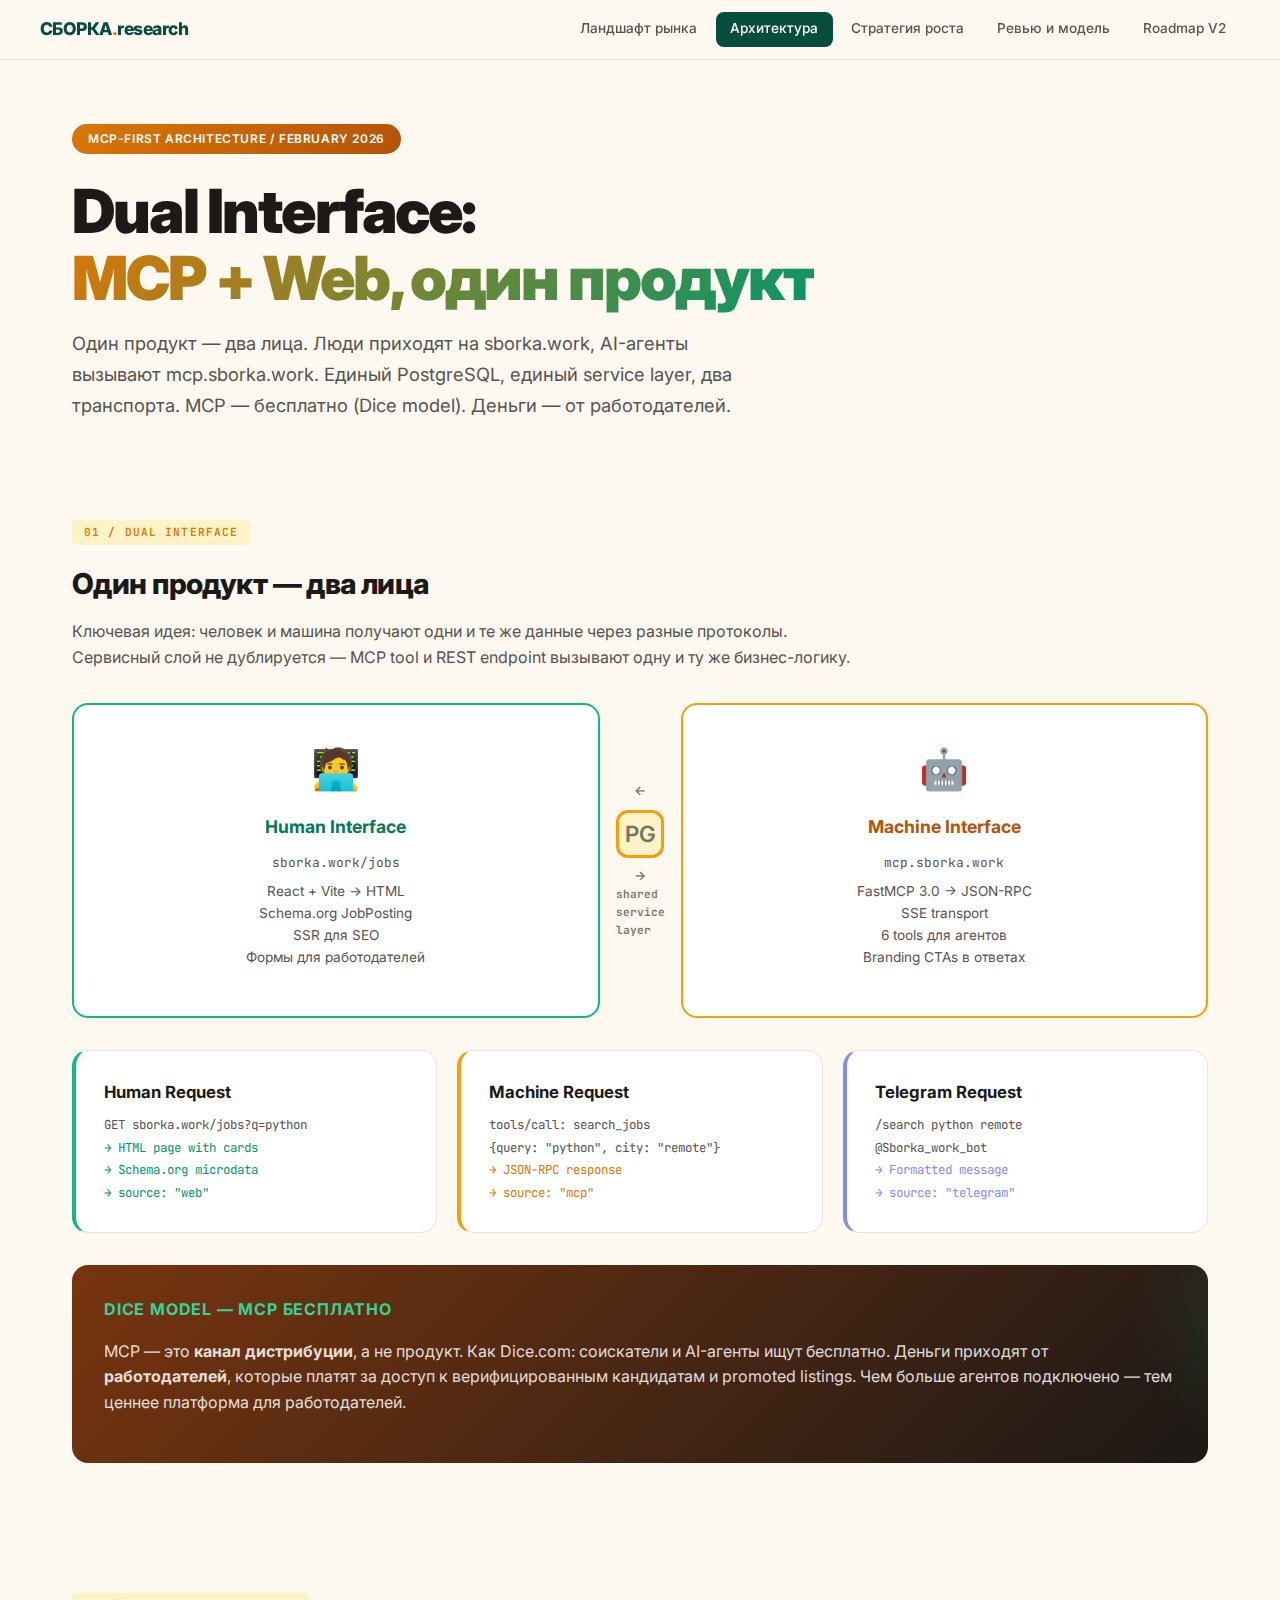
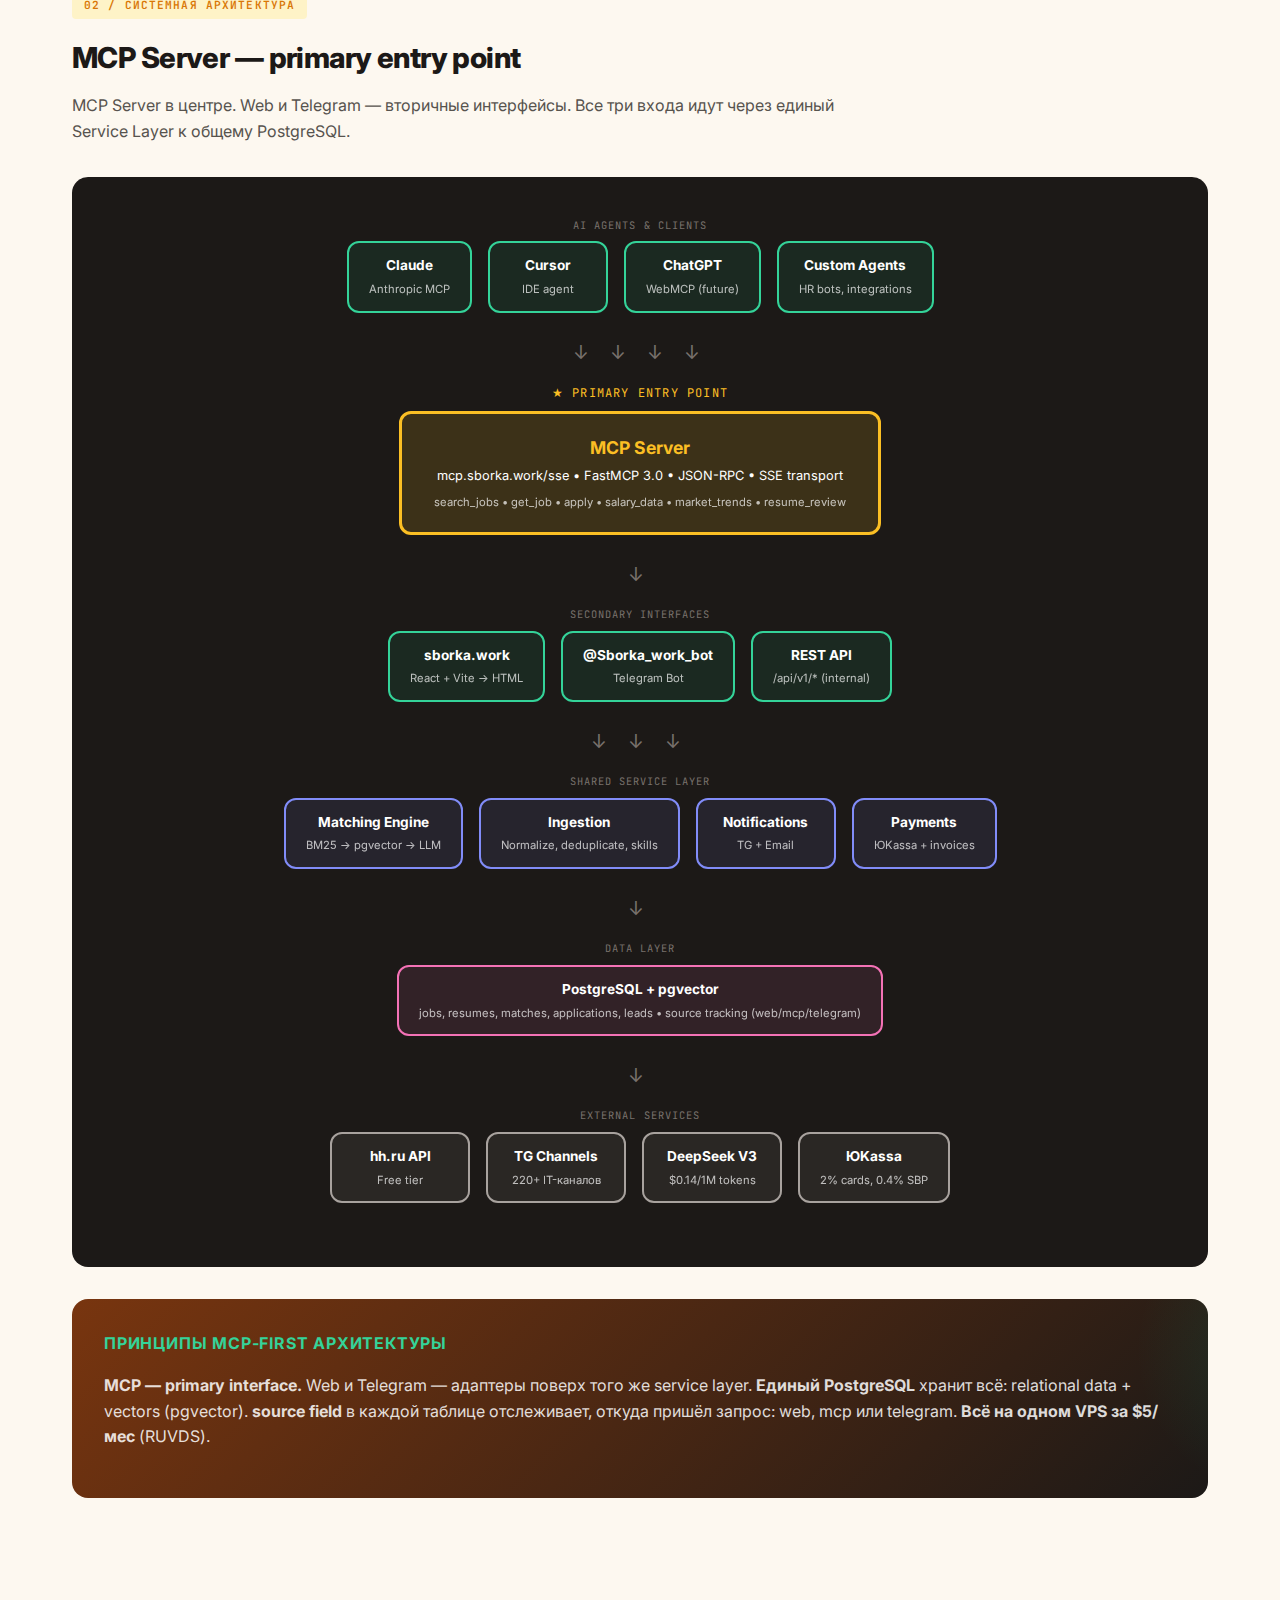
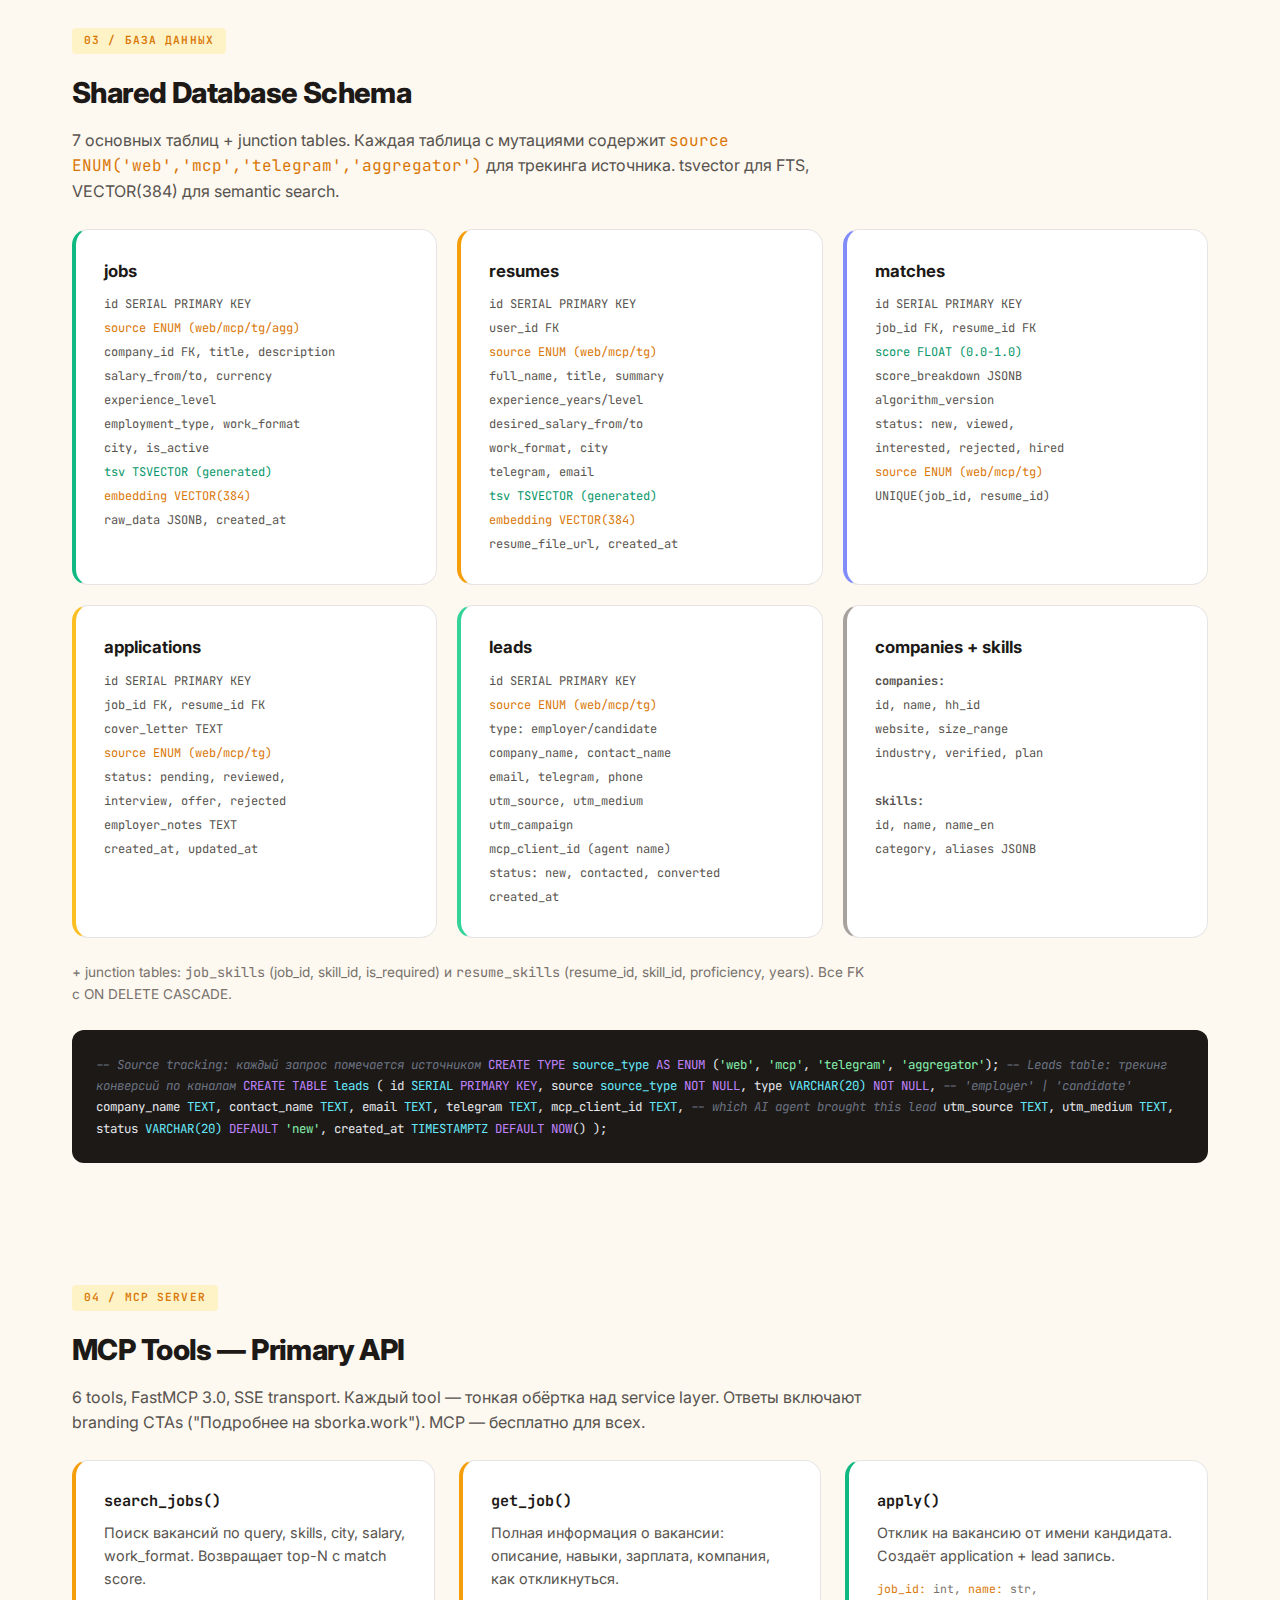
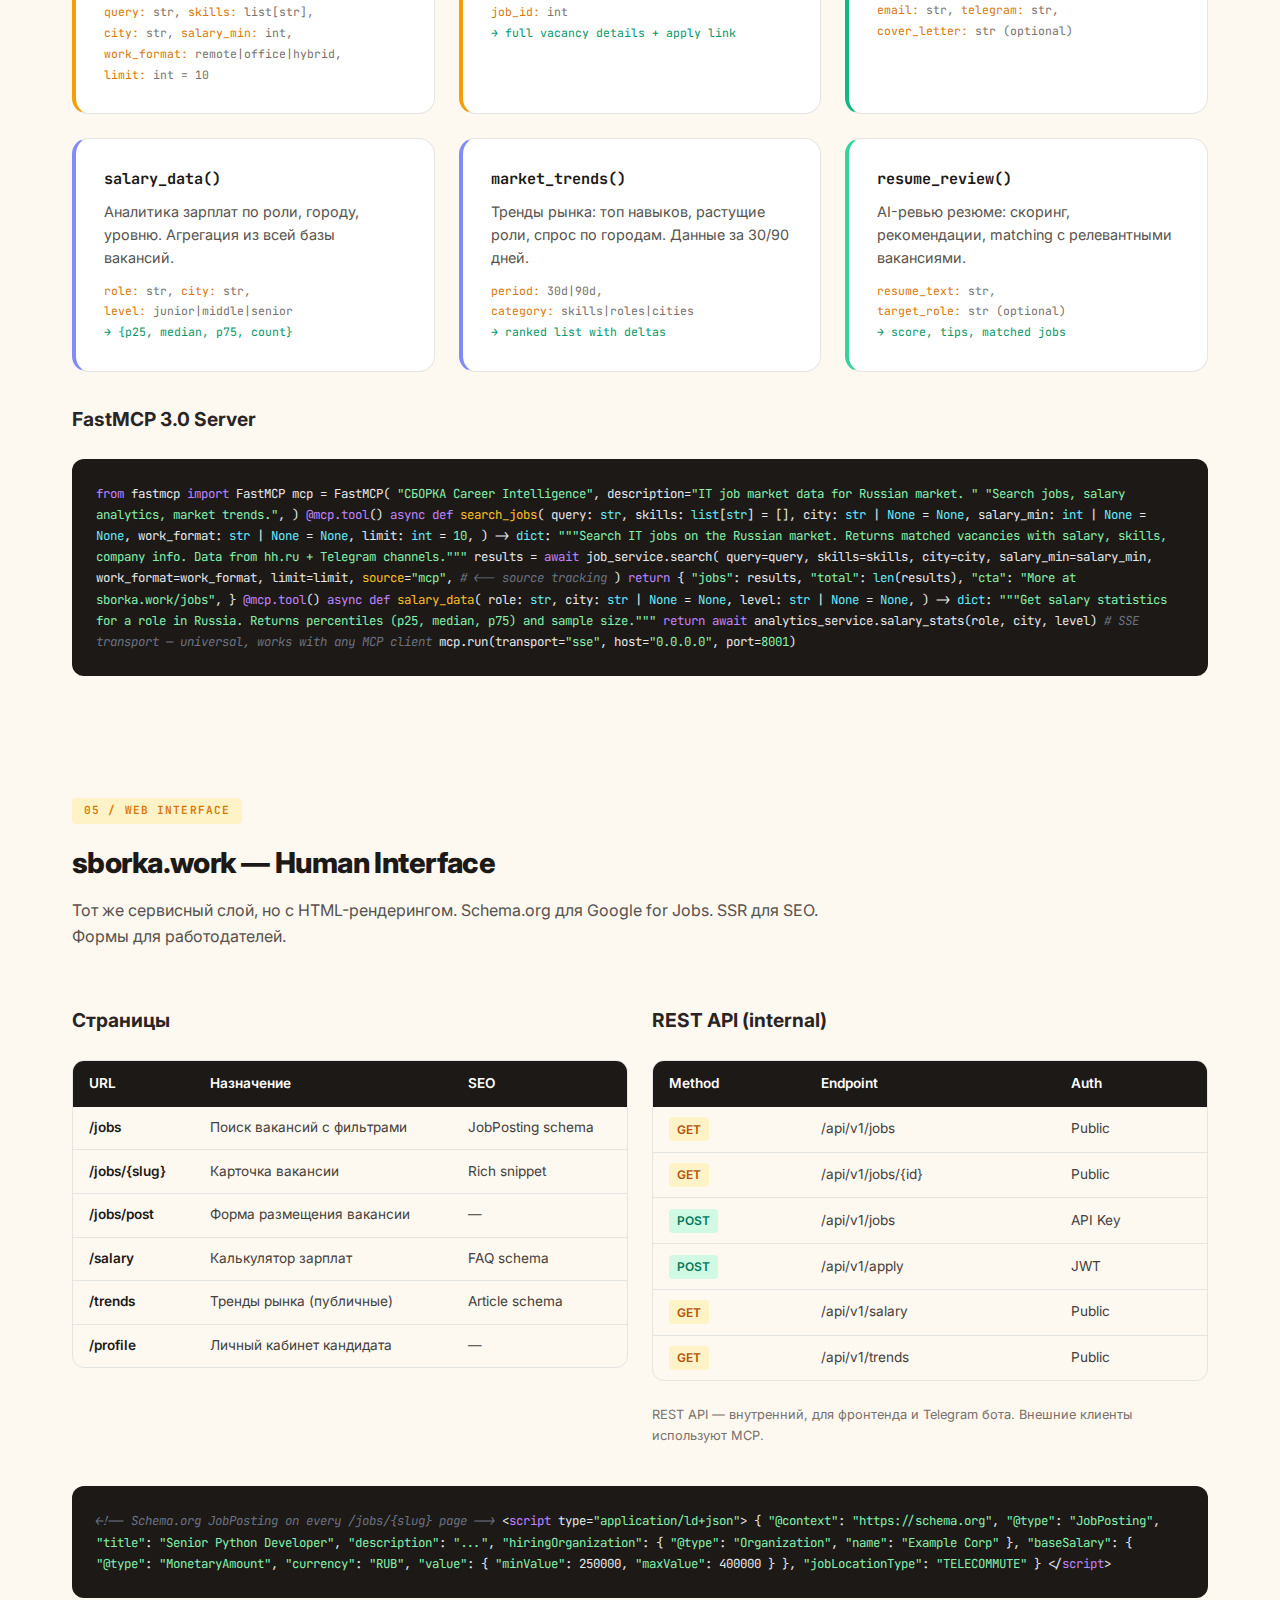
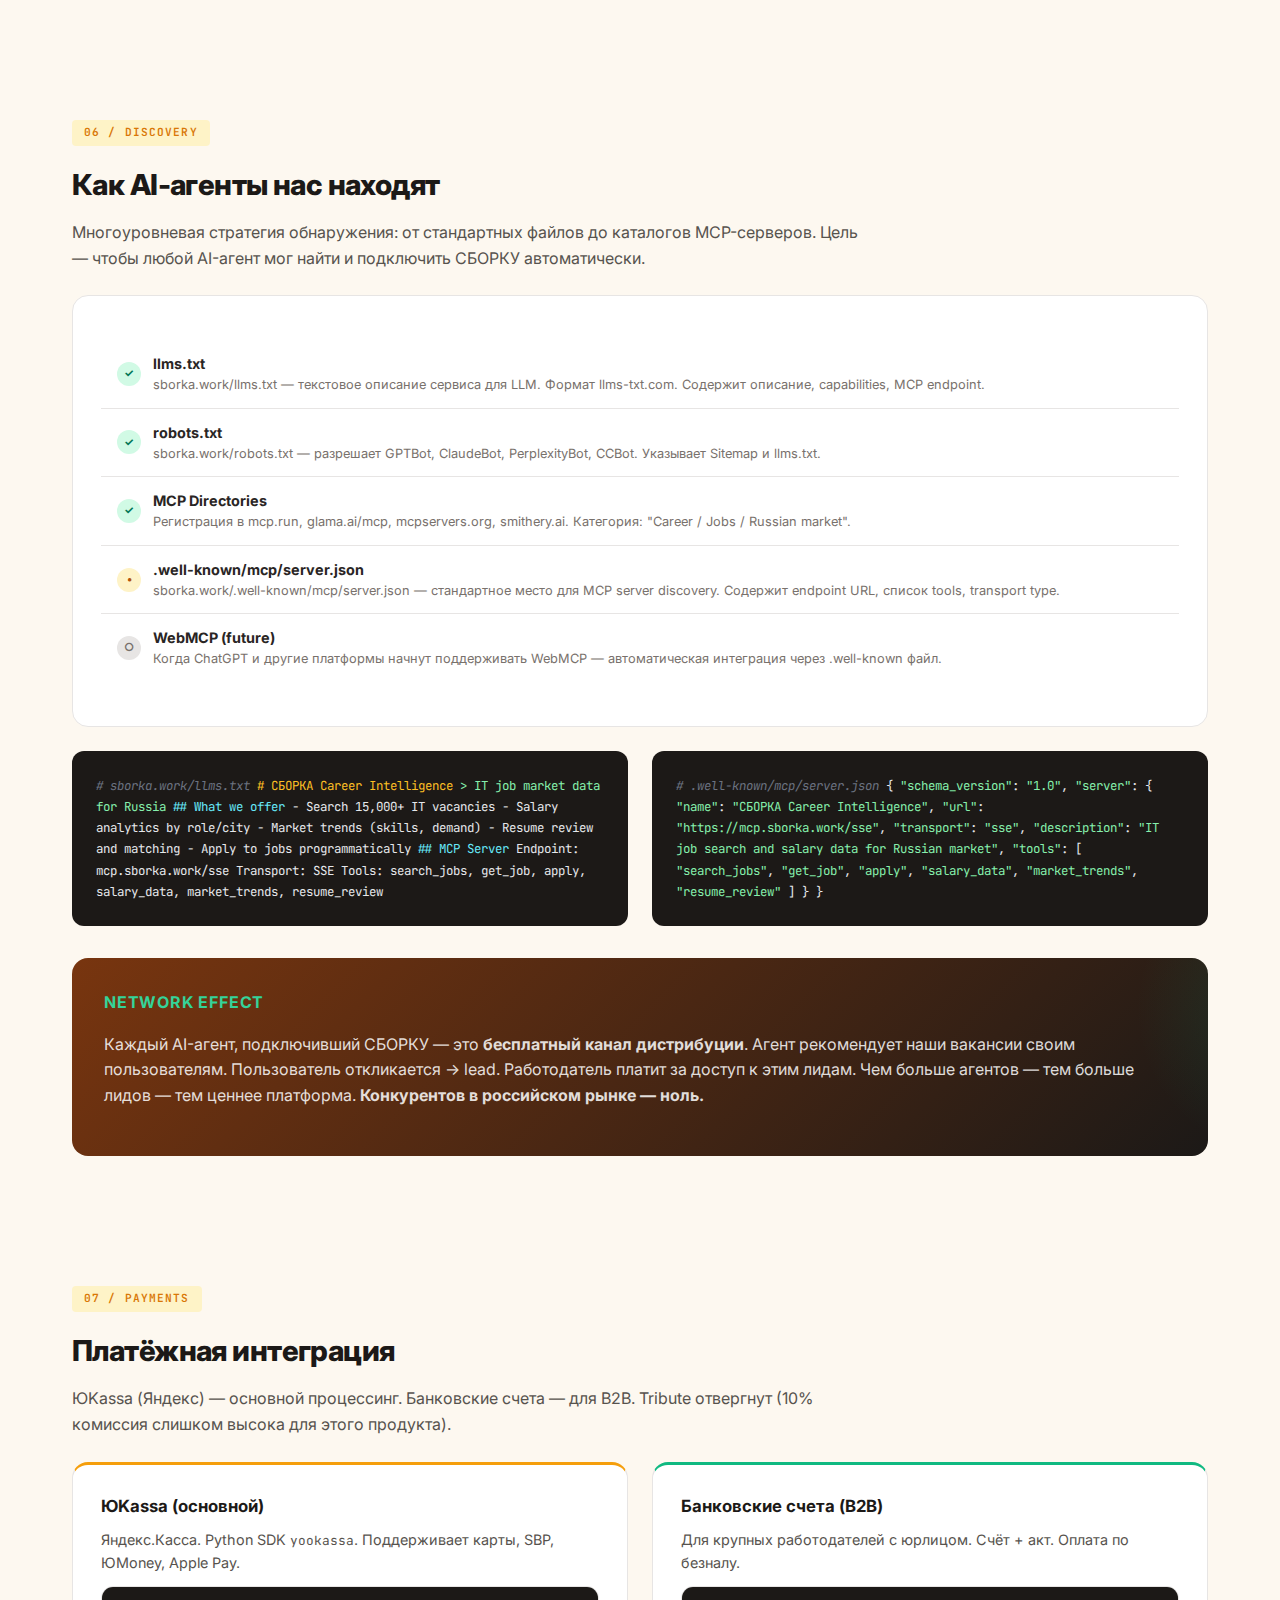
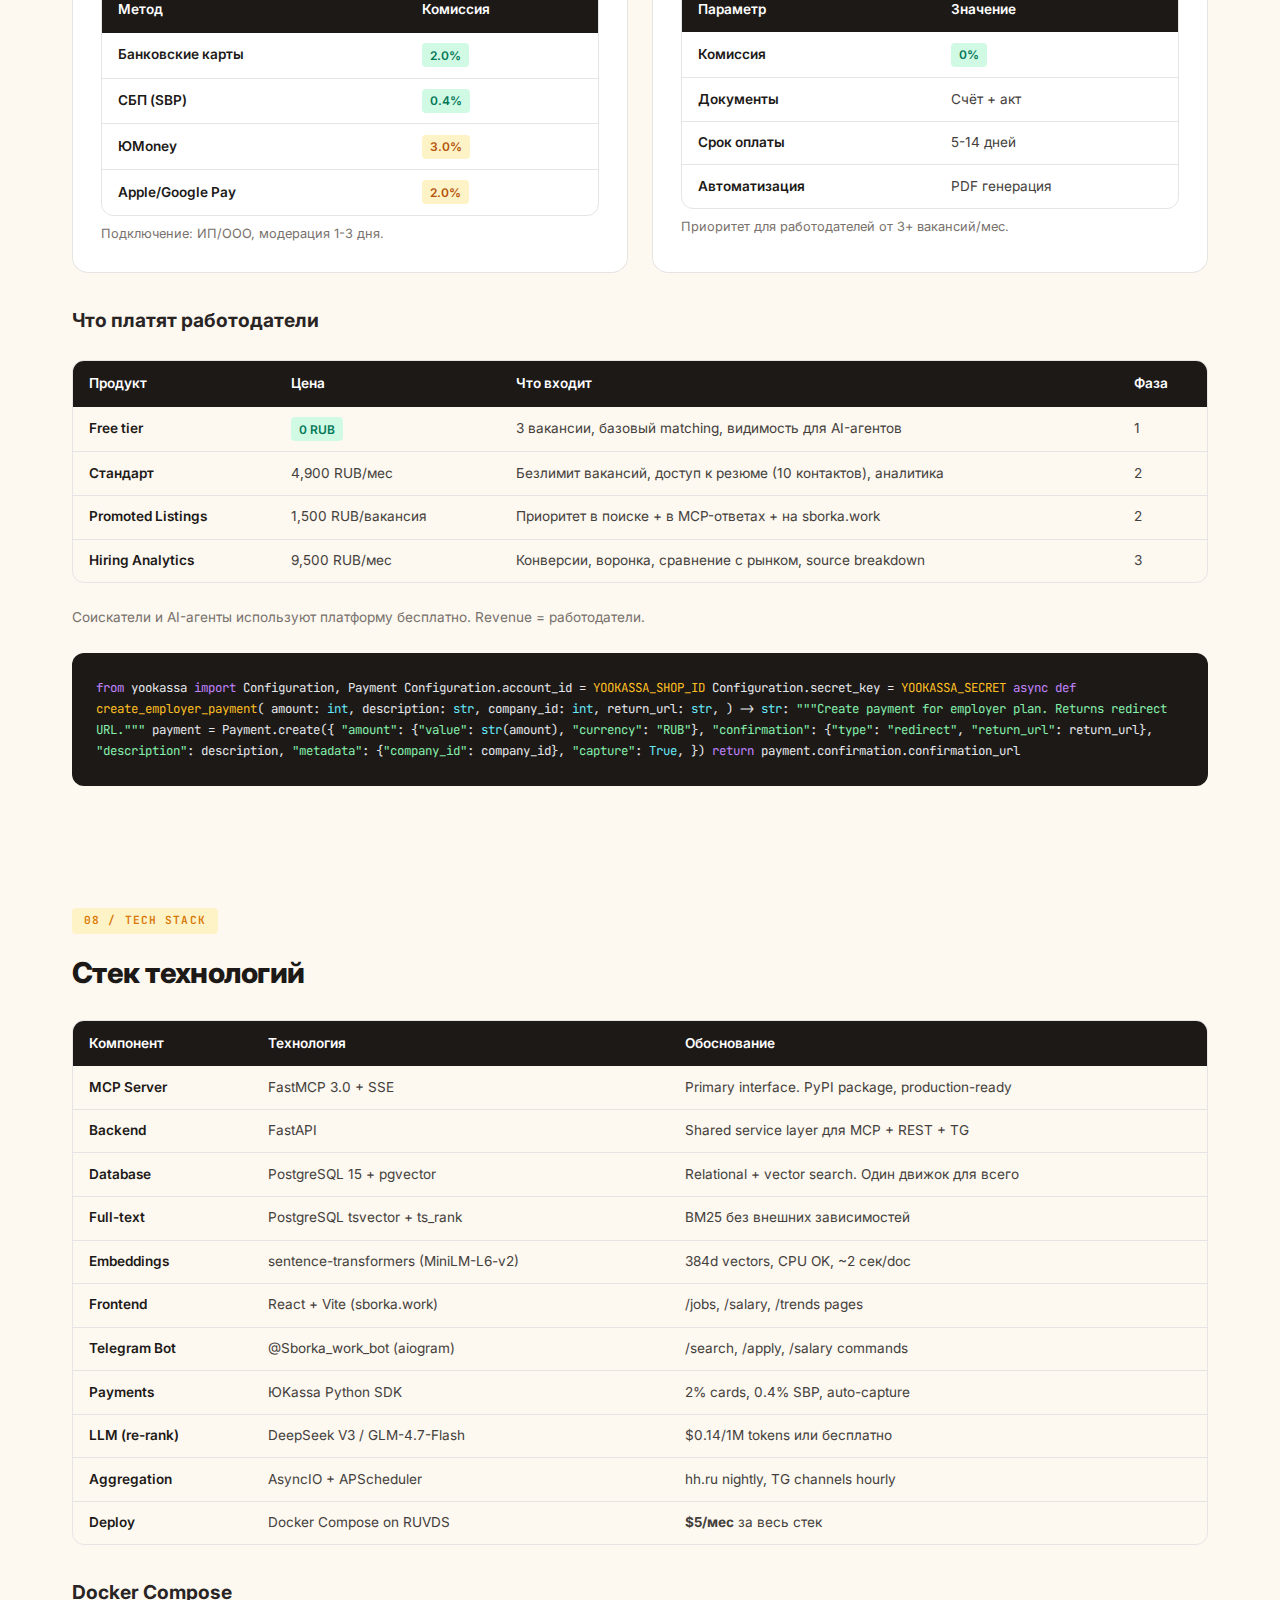
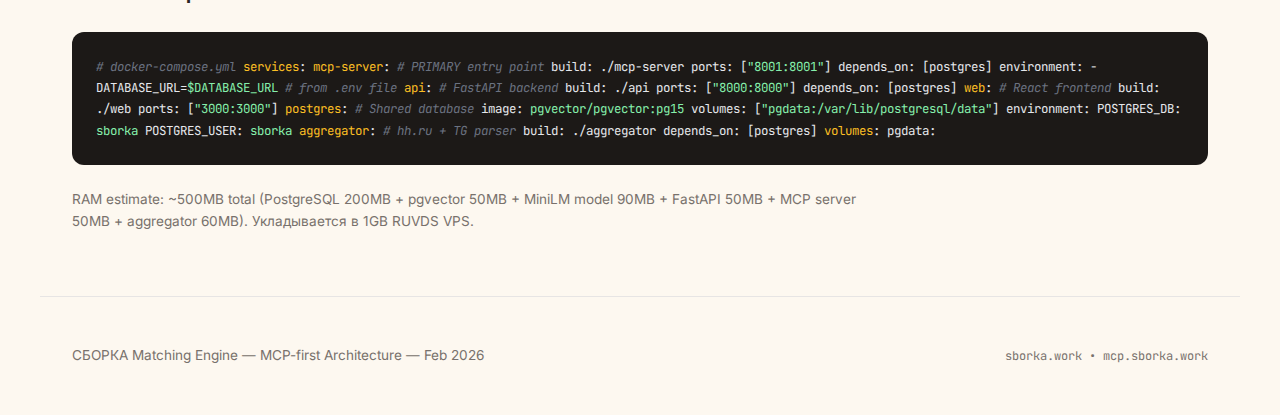
<file: architecture.html>
<!DOCTYPE html>
<html lang="ru">
<head>
<meta charset="UTF-8">
<meta name="viewport" content="width=device-width, initial-scale=1.0">
<title>СБОРКА Matching Engine — Архитектура (MCP-first)</title>
<link rel="preconnect" href="https://fonts.googleapis.com">
<link rel="preconnect" href="https://fonts.gstatic.com" crossorigin>
<link href="https://fonts.googleapis.com/css2?family=Inter:wght@300;400;500;600;700;800;900&family=JetBrains+Mono:wght@400;500;600;700&display=swap" rel="stylesheet">
<style>
:root {
  --emerald-900: #064e3b; --emerald-700: #047857; --emerald-600: #059669;
  --emerald-500: #10b981; --emerald-400: #34d399; --emerald-100: #d1fae5;
  --amber-900: #78350f; --amber-700: #b45309; --amber-600: #d97706;
  --amber-500: #f59e0b; --amber-400: #fbbf24; --amber-200: #fde68a; --amber-100: #fef3c7;
  --cream: #fffbeb; --ivory: #fefce8; --warm-white: #fdf8f0;
  --stone-900: #1c1917; --stone-800: #292524; --stone-700: #44403c;
  --stone-600: #57534e; --stone-500: #78716c; --stone-400: #a8a29e;
  --stone-300: #d6d3d1; --stone-200: #e7e5e4; --stone-100: #f5f5f4;
}
* { margin: 0; padding: 0; box-sizing: border-box; }
body { font-family: 'Inter', sans-serif; background: var(--warm-white); color: var(--stone-800); line-height: 1.6; -webkit-font-smoothing: antialiased; }
.mono { font-family: 'JetBrains Mono', monospace; }

nav { position: sticky; top: 0; z-index: 100; background: rgba(253,248,240,0.85); backdrop-filter: blur(20px); border-bottom: 1px solid var(--stone-200); padding: 0.75rem 2rem; }
nav .inner { max-width: 1200px; margin: 0 auto; display: flex; align-items: center; justify-content: space-between; flex-wrap: wrap; gap: 0.5rem; }
nav .logo { font-weight: 800; font-size: 1.1rem; color: var(--emerald-900); text-decoration: none; letter-spacing: -0.03em; }
nav .logo span { color: var(--amber-600); }
nav .links { display: flex; gap: 0.25rem; flex-wrap: wrap; }
nav .links a { padding: 0.4rem 0.9rem; border-radius: 8px; text-decoration: none; font-size: 0.85rem; font-weight: 500; color: var(--stone-600); transition: all 0.2s; }
nav .links a:hover { background: var(--emerald-100); color: var(--emerald-700); }
nav .links a.active { background: var(--emerald-900); color: white; }

.hero { max-width: 1200px; margin: 0 auto; padding: 4rem 2rem 3rem; }
.hero .badge { display: inline-block; background: linear-gradient(135deg, var(--amber-600), var(--amber-700)); color: white; padding: 0.35rem 1rem; border-radius: 100px; font-size: 0.75rem; font-weight: 600; letter-spacing: 0.05em; text-transform: uppercase; margin-bottom: 1.5rem; }
.hero h1 { font-size: clamp(2.2rem, 5vw, 3.8rem); font-weight: 900; line-height: 1.1; letter-spacing: -0.03em; color: var(--stone-900); margin-bottom: 1rem; }
.hero h1 em { font-style: normal; background: linear-gradient(135deg, var(--amber-600), var(--emerald-600)); -webkit-background-clip: text; -webkit-text-fill-color: transparent; background-clip: text; }
.hero .subtitle { font-size: 1.15rem; color: var(--stone-600); max-width: 700px; line-height: 1.7; }

section { max-width: 1200px; margin: 0 auto; padding: 3rem 2rem; }
.section-label { display: inline-block; font-family: 'JetBrains Mono', monospace; font-size: 0.7rem; font-weight: 600; letter-spacing: 0.1em; text-transform: uppercase; color: var(--amber-600); background: var(--amber-100); padding: 0.25rem 0.75rem; border-radius: 4px; margin-bottom: 1rem; }
section h2 { font-size: 1.8rem; font-weight: 800; letter-spacing: -0.02em; color: var(--stone-900); margin-bottom: 0.75rem; }
section h3 { font-size: 1.2rem; font-weight: 700; color: var(--stone-800); margin: 2rem 0 1rem; }
section p { color: var(--stone-600); max-width: 800px; margin-bottom: 1rem; }

.grid-2 { display: grid; grid-template-columns: repeat(auto-fit, minmax(320px, 1fr)); gap: 1.5rem; margin: 1.5rem 0; }
.grid-3 { display: grid; grid-template-columns: repeat(auto-fit, minmax(280px, 1fr)); gap: 1.25rem; margin: 1.5rem 0; }

.card { background: white; border: 1px solid var(--stone-200); border-radius: 16px; padding: 1.75rem; transition: all 0.3s; }
.card:hover { border-color: var(--amber-400); box-shadow: 0 8px 30px rgba(217,119,6,0.08); transform: translateY(-2px); }
.card h4 { font-size: 1.05rem; font-weight: 700; color: var(--stone-900); margin-bottom: 0.5rem; }
.card p { font-size: 0.9rem; color: var(--stone-600); margin-bottom: 0; }

.table-wrapper { overflow-x: auto; margin: 1.5rem 0; border-radius: 12px; border: 1px solid var(--stone-200); }
table { width: 100%; border-collapse: collapse; font-size: 0.85rem; }
thead { background: var(--stone-900); }
thead th { padding: 0.75rem 1rem; text-align: left; font-weight: 600; color: white; white-space: nowrap; }
tbody tr { border-bottom: 1px solid var(--stone-200); }
tbody tr:last-child { border: none; }
tbody tr:hover { background: var(--ivory); }
td { padding: 0.65rem 1rem; color: var(--stone-700); }
td:first-child { font-weight: 600; color: var(--stone-900); }
.tag { display: inline-block; padding: 0.15rem 0.5rem; border-radius: 4px; font-size: 0.75rem; font-weight: 600; }
.tag.green { background: var(--emerald-100); color: var(--emerald-700); }
.tag.amber { background: var(--amber-100); color: var(--amber-700); }
.tag.red { background: #fee2e2; color: #b91c1c; }

.insight { background: linear-gradient(135deg, var(--amber-900), var(--stone-900)); color: white; border-radius: 16px; padding: 2rem; margin: 2rem 0; position: relative; overflow: hidden; }
.insight::before { content: ''; position: absolute; top: -50%; right: -20%; width: 300px; height: 300px; background: radial-gradient(circle, rgba(16,185,129,0.15) 0%, transparent 70%); border-radius: 50%; }
.insight h3 { color: var(--emerald-400); margin-top: 0; font-size: 1rem; letter-spacing: 0.05em; text-transform: uppercase; }
.insight p { color: rgba(255,255,255,0.85); max-width: none; }
.insight strong { color: var(--emerald-300); }

.sep { width: 60px; height: 3px; background: linear-gradient(90deg, var(--amber-500), var(--emerald-500)); border-radius: 2px; margin: 1.5rem 0; }

/* ARCHITECTURE DIAGRAM */
.arch-diagram {
  background: var(--stone-900);
  border-radius: 16px;
  padding: 2.5rem;
  margin: 2rem 0;
  color: white;
  overflow-x: auto;
}
.arch-row {
  display: flex;
  justify-content: center;
  gap: 1rem;
  margin-bottom: 1.5rem;
  flex-wrap: wrap;
}
.arch-box {
  border: 2px solid;
  border-radius: 12px;
  padding: 0.75rem 1.25rem;
  text-align: center;
  min-width: 140px;
  font-size: 0.8rem;
  transition: all 0.3s;
}
.arch-box:hover { transform: scale(1.05); }
.arch-box.entry { border-color: var(--emerald-400); background: rgba(16,185,129,0.1); }
.arch-box.api { border-color: var(--amber-400); background: rgba(251,191,36,0.1); }
.arch-box.core { border-color: #818cf8; background: rgba(129,140,248,0.1); }
.arch-box.data { border-color: #f472b6; background: rgba(244,114,182,0.1); }
.arch-box.ext { border-color: var(--stone-400); background: rgba(168,162,158,0.1); }
.arch-box.primary {
  border-color: var(--amber-400);
  background: rgba(251,191,36,0.15);
  border-width: 3px;
  padding: 1.25rem 2rem;
  min-width: 260px;
}
.arch-box .label { font-weight: 700; font-size: 0.85rem; margin-bottom: 0.25rem; }
.arch-box.primary .label { font-size: 1.1rem; color: var(--amber-400); }
.arch-box .sub { font-size: 0.7rem; opacity: 0.7; }
.arch-arrow {
  display: flex;
  justify-content: center;
  margin-bottom: 1rem;
  font-size: 1.2rem;
  color: var(--stone-500);
  letter-spacing: 0.5rem;
}
.arch-layer-label {
  font-family: 'JetBrains Mono', monospace;
  font-size: 0.65rem;
  text-transform: uppercase;
  letter-spacing: 0.1em;
  color: var(--stone-500);
  margin-bottom: 0.5rem;
  text-align: center;
}

/* CODE BLOCK */
.code-block {
  background: var(--stone-900);
  border-radius: 12px;
  padding: 1.5rem;
  margin: 1.5rem 0;
  overflow-x: auto;
  font-family: 'JetBrains Mono', monospace;
  font-size: 0.78rem;
  line-height: 1.7;
  color: #e5e7eb;
}
.code-block .keyword { color: #c084fc; }
.code-block .string { color: #86efac; }
.code-block .comment { color: #6b7280; font-style: italic; }
.code-block .type { color: #67e8f9; }
.code-block .field { color: #fbbf24; }

/* FLOW */
.flow {
  display: flex;
  align-items: center;
  gap: 0.5rem;
  flex-wrap: wrap;
  margin: 1.5rem 0;
}
.flow-step {
  background: white;
  border: 2px solid var(--stone-200);
  border-radius: 12px;
  padding: 0.75rem 1.25rem;
  font-size: 0.85rem;
  font-weight: 600;
  text-align: center;
  min-width: 120px;
  transition: all 0.2s;
}
.flow-step:hover { border-color: var(--emerald-400); }
.flow-step.active { border-color: var(--emerald-500); background: var(--emerald-100); color: var(--emerald-700); }
.flow-arrow { color: var(--stone-400); font-size: 1.2rem; }

/* DUAL INTERFACE VISUAL */
.dual-iface {
  display: grid;
  grid-template-columns: 1fr auto 1fr;
  gap: 0;
  margin: 2rem 0;
  align-items: stretch;
}
.dual-iface .side {
  background: white;
  border: 2px solid var(--stone-200);
  border-radius: 16px;
  padding: 2rem;
  text-align: center;
}
.dual-iface .side h4 { margin-bottom: 0.75rem; font-size: 1.1rem; }
.dual-iface .side .emoji { font-size: 2.5rem; margin-bottom: 0.75rem; display: block; }
.dual-iface .center {
  display: flex;
  flex-direction: column;
  align-items: center;
  justify-content: center;
  padding: 1rem;
  color: var(--stone-500);
  font-size: 0.8rem;
  font-weight: 600;
  min-width: 80px;
}
.dual-iface .center .db-icon {
  width: 48px;
  height: 48px;
  border: 3px solid var(--amber-500);
  border-radius: 12px;
  display: flex;
  align-items: center;
  justify-content: center;
  font-size: 1.4rem;
  margin: 0.5rem 0;
  background: var(--amber-100);
}
@media (max-width: 768px) {
  .dual-iface { grid-template-columns: 1fr; gap: 1rem; }
  .dual-iface .center { flex-direction: row; gap: 0.5rem; }
}

/* DISCOVERY CHECKLIST */
.checklist { list-style: none; padding: 0; margin: 1rem 0; }
.checklist li {
  padding: 0.75rem 1rem;
  border-bottom: 1px solid var(--stone-200);
  font-size: 0.9rem;
  display: flex;
  align-items: center;
  gap: 0.75rem;
}
.checklist li:last-child { border-bottom: none; }
.check-icon {
  width: 24px;
  height: 24px;
  border-radius: 50%;
  display: inline-flex;
  align-items: center;
  justify-content: center;
  font-size: 0.7rem;
  font-weight: 700;
  flex-shrink: 0;
}
.check-icon.done { background: var(--emerald-100); color: var(--emerald-700); }
.check-icon.planned { background: var(--amber-100); color: var(--amber-700); }
.check-icon.future { background: var(--stone-200); color: var(--stone-500); }

footer { max-width: 1200px; margin: 0 auto; padding: 3rem 2rem; border-top: 1px solid var(--stone-200); display: flex; justify-content: space-between; align-items: center; flex-wrap: wrap; gap: 1rem; font-size: 0.85rem; color: var(--stone-500); }

@media (max-width: 768px) {
  .hero { padding: 2.5rem 1.25rem 2rem; }
  section { padding: 2rem 1.25rem; }
  nav { padding: 0.75rem 1rem; }
  .arch-diagram { padding: 1.5rem; }
}
</style>
</head>
<body>

<nav>
  <div class="inner">
    <a href="index.html" class="logo">СБОРКА<span>.</span>research</a>
    <div class="links">
      <a href="index.html">Ландшафт рынка</a>
      <a href="architecture.html" class="active">Архитектура</a>
      <a href="growth.html">Стратегия роста</a>
      <a href="review.html">Ревью и модель</a>
      <a href="roadmap-v2.html">Roadmap V2</a>
    </div>
  </div>
</nav>

<div class="hero">
  <div class="badge">MCP-first Architecture / February 2026</div>
  <h1>Dual Interface:<br><em>MCP + Web, один продукт</em></h1>
  <p class="subtitle">Один продукт &mdash; два лица. Люди приходят на sborka.work, AI-агенты вызывают mcp.sborka.work. Единый PostgreSQL, единый service layer, два транспорта. MCP &mdash; бесплатно (Dice model). Деньги &mdash; от работодателей.</p>
</div>

<!-- 01. DUAL INTERFACE -->
<section>
  <span class="section-label">01 / Dual Interface</span>
  <h2>Один продукт &mdash; два лица</h2>
  <p>Ключевая идея: человек и машина получают одни и те же данные через разные протоколы. Сервисный слой не дублируется &mdash; MCP tool и REST endpoint вызывают одну и ту же бизнес-логику.</p>

  <div class="dual-iface">
    <div class="side" style="border-color: var(--emerald-500);">
      <span class="emoji" role="img" aria-label="person">&#x1F9D1;&#x200D;&#x1F4BB;</span>
      <h4 style="color: var(--emerald-700);">Human Interface</h4>
      <p style="font-family: 'JetBrains Mono', monospace; font-size: 0.8rem; color: var(--stone-600); margin-bottom: 0.5rem;">sborka.work/jobs</p>
      <p style="font-size: 0.85rem; color: var(--stone-600);">React + Vite &rarr; HTML<br>Schema.org JobPosting<br>SSR для SEO<br>Формы для работодателей</p>
    </div>
    <div class="center">
      <span>&larr;</span>
      <div class="db-icon">PG</div>
      <span>&rarr;</span>
      <span style="font-size: 0.7rem; font-family: 'JetBrains Mono', monospace;">shared<br>service<br>layer</span>
    </div>
    <div class="side" style="border-color: var(--amber-500);">
      <span class="emoji" role="img" aria-label="robot">&#x1F916;</span>
      <h4 style="color: var(--amber-700);">Machine Interface</h4>
      <p style="font-family: 'JetBrains Mono', monospace; font-size: 0.8rem; color: var(--stone-600); margin-bottom: 0.5rem;">mcp.sborka.work</p>
      <p style="font-size: 0.85rem; color: var(--stone-600);">FastMCP 3.0 &rarr; JSON-RPC<br>SSE transport<br>6 tools для агентов<br>Branding CTAs в ответах</p>
    </div>
  </div>

  <div class="grid-3">
    <div class="card" style="border-left: 4px solid var(--emerald-500);">
      <h4>Human Request</h4>
      <p style="font-family: 'JetBrains Mono', monospace; font-size: 0.78rem; line-height: 1.8;">
        GET sborka.work/jobs?q=python<br>
        <span style="color: var(--emerald-600);">&rarr; HTML page with cards</span><br>
        <span style="color: var(--emerald-600);">&rarr; Schema.org microdata</span><br>
        <span style="color: var(--emerald-600);">&rarr; source: "web"</span>
      </p>
    </div>
    <div class="card" style="border-left: 4px solid var(--amber-500);">
      <h4>Machine Request</h4>
      <p style="font-family: 'JetBrains Mono', monospace; font-size: 0.78rem; line-height: 1.8;">
        tools/call: search_jobs<br>
        {query: "python", city: "remote"}<br>
        <span style="color: var(--amber-600);">&rarr; JSON-RPC response</span><br>
        <span style="color: var(--amber-600);">&rarr; source: "mcp"</span>
      </p>
    </div>
    <div class="card" style="border-left: 4px solid #818cf8;">
      <h4>Telegram Request</h4>
      <p style="font-family: 'JetBrains Mono', monospace; font-size: 0.78rem; line-height: 1.8;">
        /search python remote<br>
        @Sborka_work_bot<br>
        <span style="color: #818cf8;">&rarr; Formatted message</span><br>
        <span style="color: #818cf8;">&rarr; source: "telegram"</span>
      </p>
    </div>
  </div>

  <div class="insight">
    <h3>Dice Model &mdash; MCP бесплатно</h3>
    <p>MCP &mdash; это <strong>канал дистрибуции</strong>, а не продукт. Как Dice.com: соискатели и AI-агенты ищут бесплатно. Деньги приходят от <strong>работодателей</strong>, которые платят за доступ к верифицированным кандидатам и promoted listings. Чем больше агентов подключено &mdash; тем ценнее платформа для работодателей.</p>
  </div>
</section>

<!-- 02. SYSTEM ARCHITECTURE -->
<section>
  <span class="section-label">02 / Системная архитектура</span>
  <h2>MCP Server &mdash; primary entry point</h2>
  <p>MCP Server в центре. Web и Telegram &mdash; вторичные интерфейсы. Все три входа идут через единый Service Layer к общему PostgreSQL.</p>

  <div class="arch-diagram">
    <div class="arch-layer-label">AI Agents &amp; Clients</div>
    <div class="arch-row">
      <div class="arch-box entry" style="min-width: 120px;">
        <div class="label">Claude</div>
        <div class="sub">Anthropic MCP</div>
      </div>
      <div class="arch-box entry" style="min-width: 120px;">
        <div class="label">Cursor</div>
        <div class="sub">IDE agent</div>
      </div>
      <div class="arch-box entry" style="min-width: 120px;">
        <div class="label">ChatGPT</div>
        <div class="sub">WebMCP (future)</div>
      </div>
      <div class="arch-box entry" style="min-width: 120px;">
        <div class="label">Custom Agents</div>
        <div class="sub">HR bots, integrations</div>
      </div>
    </div>

    <div class="arch-arrow">&darr; &darr; &darr; &darr;</div>

    <div class="arch-layer-label" style="color: var(--amber-400); font-size: 0.75rem;">&#x2605; Primary Entry Point</div>
    <div class="arch-row">
      <div class="arch-box primary">
        <div class="label">MCP Server</div>
        <div class="sub" style="font-size: 0.8rem; opacity: 1;">mcp.sborka.work/sse &bull; FastMCP 3.0 &bull; JSON-RPC &bull; SSE transport</div>
        <div class="sub" style="margin-top: 0.5rem;">search_jobs &bull; get_job &bull; apply &bull; salary_data &bull; market_trends &bull; resume_review</div>
      </div>
    </div>

    <div class="arch-arrow">&darr;</div>

    <div class="arch-layer-label">Secondary Interfaces</div>
    <div class="arch-row">
      <div class="arch-box entry">
        <div class="label">sborka.work</div>
        <div class="sub">React + Vite &rarr; HTML</div>
      </div>
      <div class="arch-box entry">
        <div class="label">@Sborka_work_bot</div>
        <div class="sub">Telegram Bot</div>
      </div>
      <div class="arch-box entry">
        <div class="label">REST API</div>
        <div class="sub">/api/v1/* (internal)</div>
      </div>
    </div>

    <div class="arch-arrow">&darr; &darr; &darr;</div>

    <div class="arch-layer-label">Shared Service Layer</div>
    <div class="arch-row">
      <div class="arch-box core">
        <div class="label">Matching Engine</div>
        <div class="sub">BM25 &rarr; pgvector &rarr; LLM</div>
      </div>
      <div class="arch-box core">
        <div class="label">Ingestion</div>
        <div class="sub">Normalize, deduplicate, skills</div>
      </div>
      <div class="arch-box core">
        <div class="label">Notifications</div>
        <div class="sub">TG + Email</div>
      </div>
      <div class="arch-box core">
        <div class="label">Payments</div>
        <div class="sub">ЮKassa + invoices</div>
      </div>
    </div>

    <div class="arch-arrow">&darr;</div>

    <div class="arch-layer-label">Data Layer</div>
    <div class="arch-row">
      <div class="arch-box data" style="min-width: 280px;">
        <div class="label">PostgreSQL + pgvector</div>
        <div class="sub">jobs, resumes, matches, applications, leads &bull; source tracking (web/mcp/telegram)</div>
      </div>
    </div>

    <div class="arch-arrow">&darr;</div>

    <div class="arch-layer-label">External Services</div>
    <div class="arch-row">
      <div class="arch-box ext">
        <div class="label">hh.ru API</div>
        <div class="sub">Free tier</div>
      </div>
      <div class="arch-box ext">
        <div class="label">TG Channels</div>
        <div class="sub">220+ IT-каналов</div>
      </div>
      <div class="arch-box ext">
        <div class="label">DeepSeek V3</div>
        <div class="sub">$0.14/1M tokens</div>
      </div>
      <div class="arch-box ext">
        <div class="label">ЮKassa</div>
        <div class="sub">2% cards, 0.4% SBP</div>
      </div>
    </div>
  </div>

  <div class="insight">
    <h3>Принципы MCP-first архитектуры</h3>
    <p><strong>MCP &mdash; primary interface.</strong> Web и Telegram &mdash; адаптеры поверх того же service layer. <strong>Единый PostgreSQL</strong> хранит всё: relational data + vectors (pgvector). <strong>source field</strong> в каждой таблице отслеживает, откуда пришёл запрос: web, mcp или telegram. <strong>Всё на одном VPS за $5/мес</strong> (RUVDS).</p>
  </div>
</section>

<!-- 03. DATABASE -->
<section>
  <span class="section-label">03 / База данных</span>
  <h2>Shared Database Schema</h2>
  <p>7 основных таблиц + junction tables. Каждая таблица с мутациями содержит <span class="mono" style="color: var(--amber-600);">source ENUM('web','mcp','telegram','aggregator')</span> для трекинга источника. tsvector для FTS, VECTOR(384) для semantic search.</p>

  <div class="grid-3">
    <div class="card" style="border-left: 4px solid var(--emerald-500);">
      <h4>jobs</h4>
      <p style="font-family: 'JetBrains Mono', monospace; font-size: 0.75rem; line-height: 2; color: var(--stone-600);">
        id SERIAL PRIMARY KEY<br>
        <span style="color: var(--amber-600);">source ENUM (web/mcp/tg/agg)</span><br>
        company_id FK, title, description<br>
        salary_from/to, currency<br>
        experience_level<br>
        employment_type, work_format<br>
        city, is_active<br>
        <span style="color: var(--emerald-600);">tsv TSVECTOR (generated)</span><br>
        <span style="color: var(--amber-600);">embedding VECTOR(384)</span><br>
        raw_data JSONB, created_at
      </p>
    </div>
    <div class="card" style="border-left: 4px solid var(--amber-500);">
      <h4>resumes</h4>
      <p style="font-family: 'JetBrains Mono', monospace; font-size: 0.75rem; line-height: 2; color: var(--stone-600);">
        id SERIAL PRIMARY KEY<br>
        user_id FK<br>
        <span style="color: var(--amber-600);">source ENUM (web/mcp/tg)</span><br>
        full_name, title, summary<br>
        experience_years/level<br>
        desired_salary_from/to<br>
        work_format, city<br>
        telegram, email<br>
        <span style="color: var(--emerald-600);">tsv TSVECTOR (generated)</span><br>
        <span style="color: var(--amber-600);">embedding VECTOR(384)</span><br>
        resume_file_url, created_at
      </p>
    </div>
    <div class="card" style="border-left: 4px solid #818cf8;">
      <h4>matches</h4>
      <p style="font-family: 'JetBrains Mono', monospace; font-size: 0.75rem; line-height: 2; color: var(--stone-600);">
        id SERIAL PRIMARY KEY<br>
        job_id FK, resume_id FK<br>
        <span style="color: var(--emerald-600);">score FLOAT (0.0-1.0)</span><br>
        score_breakdown JSONB<br>
        algorithm_version<br>
        status: new, viewed,<br>
        interested, rejected, hired<br>
        <span style="color: var(--amber-600);">source ENUM (web/mcp/tg)</span><br>
        UNIQUE(job_id, resume_id)
      </p>
    </div>
    <div class="card" style="border-left: 4px solid var(--amber-400);">
      <h4>applications</h4>
      <p style="font-family: 'JetBrains Mono', monospace; font-size: 0.75rem; line-height: 2; color: var(--stone-600);">
        id SERIAL PRIMARY KEY<br>
        job_id FK, resume_id FK<br>
        cover_letter TEXT<br>
        <span style="color: var(--amber-600);">source ENUM (web/mcp/tg)</span><br>
        status: pending, reviewed,<br>
        interview, offer, rejected<br>
        employer_notes TEXT<br>
        created_at, updated_at
      </p>
    </div>
    <div class="card" style="border-left: 4px solid var(--emerald-400);">
      <h4>leads</h4>
      <p style="font-family: 'JetBrains Mono', monospace; font-size: 0.75rem; line-height: 2; color: var(--stone-600);">
        id SERIAL PRIMARY KEY<br>
        <span style="color: var(--amber-600);">source ENUM (web/mcp/tg)</span><br>
        type: employer/candidate<br>
        company_name, contact_name<br>
        email, telegram, phone<br>
        utm_source, utm_medium<br>
        utm_campaign<br>
        mcp_client_id (agent name)<br>
        status: new, contacted, converted<br>
        created_at
      </p>
    </div>
    <div class="card" style="border-left: 4px solid var(--stone-400);">
      <h4>companies + skills</h4>
      <p style="font-family: 'JetBrains Mono', monospace; font-size: 0.75rem; line-height: 2; color: var(--stone-600);">
        <strong>companies:</strong><br>
        id, name, hh_id<br>
        website, size_range<br>
        industry, verified, plan<br><br>
        <strong>skills:</strong><br>
        id, name, name_en<br>
        category, aliases JSONB
      </p>
    </div>
  </div>

  <p style="font-size: 0.85rem; color: var(--stone-500);">+ junction tables: <span class="mono">job_skills</span> (job_id, skill_id, is_required) и <span class="mono">resume_skills</span> (resume_id, skill_id, proficiency, years). Все FK с ON DELETE CASCADE.</p>

  <div class="code-block">
<span class="comment">-- Source tracking: каждый запрос помечается источником</span>
<span class="keyword">CREATE TYPE</span> <span class="type">source_type</span> <span class="keyword">AS ENUM</span> (<span class="string">'web'</span>, <span class="string">'mcp'</span>, <span class="string">'telegram'</span>, <span class="string">'aggregator'</span>);

<span class="comment">-- Leads table: трекинг конверсий по каналам</span>
<span class="keyword">CREATE TABLE</span> <span class="type">leads</span> (
    id <span class="type">SERIAL</span> <span class="keyword">PRIMARY KEY</span>,
    source <span class="type">source_type</span> <span class="keyword">NOT NULL</span>,
    type <span class="type">VARCHAR(20)</span> <span class="keyword">NOT NULL</span>, <span class="comment">-- 'employer' | 'candidate'</span>
    company_name <span class="type">TEXT</span>,
    contact_name <span class="type">TEXT</span>,
    email <span class="type">TEXT</span>,
    telegram <span class="type">TEXT</span>,
    mcp_client_id <span class="type">TEXT</span>, <span class="comment">-- which AI agent brought this lead</span>
    utm_source <span class="type">TEXT</span>,
    utm_medium <span class="type">TEXT</span>,
    status <span class="type">VARCHAR(20)</span> <span class="keyword">DEFAULT</span> <span class="string">'new'</span>,
    created_at <span class="type">TIMESTAMPTZ</span> <span class="keyword">DEFAULT NOW</span>()
);
  </div>
</section>

<!-- 04. MCP SERVER -->
<section>
  <span class="section-label">04 / MCP Server</span>
  <h2>MCP Tools &mdash; Primary API</h2>
  <p>6 tools, FastMCP 3.0, SSE transport. Каждый tool &mdash; тонкая обёртка над service layer. Ответы включают branding CTAs ("Подробнее на sborka.work"). MCP &mdash; бесплатно для всех.</p>

  <div class="grid-2">
    <div class="card" style="border-left: 4px solid var(--amber-500);">
      <h4 style="font-family: 'JetBrains Mono', monospace; font-size: 0.95rem;">search_jobs()</h4>
      <p style="margin-bottom: 0.75rem;">Поиск вакансий по query, skills, city, salary, work_format. Возвращает top-N с match score.</p>
      <p style="font-family: 'JetBrains Mono', monospace; font-size: 0.72rem; color: var(--stone-500); line-height: 1.8;">
        <span style="color: var(--amber-600);">query:</span> str, <span style="color: var(--amber-600);">skills:</span> list[str],<br>
        <span style="color: var(--amber-600);">city:</span> str, <span style="color: var(--amber-600);">salary_min:</span> int,<br>
        <span style="color: var(--amber-600);">work_format:</span> remote|office|hybrid,<br>
        <span style="color: var(--amber-600);">limit:</span> int = 10
      </p>
    </div>
    <div class="card" style="border-left: 4px solid var(--amber-500);">
      <h4 style="font-family: 'JetBrains Mono', monospace; font-size: 0.95rem;">get_job()</h4>
      <p style="margin-bottom: 0.75rem;">Полная информация о вакансии: описание, навыки, зарплата, компания, как откликнуться.</p>
      <p style="font-family: 'JetBrains Mono', monospace; font-size: 0.72rem; color: var(--stone-500); line-height: 1.8;">
        <span style="color: var(--amber-600);">job_id:</span> int<br>
        <span style="color: var(--emerald-600);">&rarr; full vacancy details + apply link</span>
      </p>
    </div>
    <div class="card" style="border-left: 4px solid var(--emerald-500);">
      <h4 style="font-family: 'JetBrains Mono', monospace; font-size: 0.95rem;">apply()</h4>
      <p style="margin-bottom: 0.75rem;">Отклик на вакансию от имени кандидата. Создаёт application + lead запись.</p>
      <p style="font-family: 'JetBrains Mono', monospace; font-size: 0.72rem; color: var(--stone-500); line-height: 1.8;">
        <span style="color: var(--amber-600);">job_id:</span> int, <span style="color: var(--amber-600);">name:</span> str,<br>
        <span style="color: var(--amber-600);">email:</span> str, <span style="color: var(--amber-600);">telegram:</span> str,<br>
        <span style="color: var(--amber-600);">cover_letter:</span> str (optional)
      </p>
    </div>
    <div class="card" style="border-left: 4px solid #818cf8;">
      <h4 style="font-family: 'JetBrains Mono', monospace; font-size: 0.95rem;">salary_data()</h4>
      <p style="margin-bottom: 0.75rem;">Аналитика зарплат по роли, городу, уровню. Агрегация из всей базы вакансий.</p>
      <p style="font-family: 'JetBrains Mono', monospace; font-size: 0.72rem; color: var(--stone-500); line-height: 1.8;">
        <span style="color: var(--amber-600);">role:</span> str, <span style="color: var(--amber-600);">city:</span> str,<br>
        <span style="color: var(--amber-600);">level:</span> junior|middle|senior<br>
        <span style="color: var(--emerald-600);">&rarr; {p25, median, p75, count}</span>
      </p>
    </div>
    <div class="card" style="border-left: 4px solid #818cf8;">
      <h4 style="font-family: 'JetBrains Mono', monospace; font-size: 0.95rem;">market_trends()</h4>
      <p style="margin-bottom: 0.75rem;">Тренды рынка: топ навыков, растущие роли, спрос по городам. Данные за 30/90 дней.</p>
      <p style="font-family: 'JetBrains Mono', monospace; font-size: 0.72rem; color: var(--stone-500); line-height: 1.8;">
        <span style="color: var(--amber-600);">period:</span> 30d|90d,<br>
        <span style="color: var(--amber-600);">category:</span> skills|roles|cities<br>
        <span style="color: var(--emerald-600);">&rarr; ranked list with deltas</span>
      </p>
    </div>
    <div class="card" style="border-left: 4px solid var(--emerald-400);">
      <h4 style="font-family: 'JetBrains Mono', monospace; font-size: 0.95rem;">resume_review()</h4>
      <p style="margin-bottom: 0.75rem;">AI-ревью резюме: скоринг, рекомендации, matching с релевантными вакансиями.</p>
      <p style="font-family: 'JetBrains Mono', monospace; font-size: 0.72rem; color: var(--stone-500); line-height: 1.8;">
        <span style="color: var(--amber-600);">resume_text:</span> str,<br>
        <span style="color: var(--amber-600);">target_role:</span> str (optional)<br>
        <span style="color: var(--emerald-600);">&rarr; score, tips, matched jobs</span>
      </p>
    </div>
  </div>

  <h3>FastMCP 3.0 Server</h3>
  <div class="code-block">
<span class="keyword">from</span> fastmcp <span class="keyword">import</span> FastMCP

mcp = FastMCP(
    <span class="string">"СБОРКА Career Intelligence"</span>,
    description=<span class="string">"IT job market data for Russian market. "</span>
                <span class="string">"Search jobs, salary analytics, market trends."</span>,
)

<span class="keyword">@mcp.tool</span>()
<span class="keyword">async def</span> <span class="field">search_jobs</span>(
    query: <span class="type">str</span>,
    skills: <span class="type">list</span>[<span class="type">str</span>] = [],
    city: <span class="type">str</span> | <span class="type">None</span> = <span class="type">None</span>,
    salary_min: <span class="type">int</span> | <span class="type">None</span> = <span class="type">None</span>,
    work_format: <span class="type">str</span> | <span class="type">None</span> = <span class="type">None</span>,
    limit: <span class="type">int</span> = <span class="string">10</span>,
) -> <span class="type">dict</span>:
    <span class="string">"""Search IT jobs on the Russian market. Returns matched vacancies
    with salary, skills, company info. Data from hh.ru + Telegram channels."""</span>
    results = <span class="keyword">await</span> job_service.search(
        query=query, skills=skills, city=city,
        salary_min=salary_min, work_format=work_format,
        limit=limit, <span class="field">source</span>=<span class="string">"mcp"</span>,  <span class="comment"># &lt;-- source tracking</span>
    )
    <span class="keyword">return</span> {
        <span class="string">"jobs"</span>: results,
        <span class="string">"total"</span>: <span class="type">len</span>(results),
        <span class="string">"cta"</span>: <span class="string">"More at sborka.work/jobs"</span>,
    }

<span class="keyword">@mcp.tool</span>()
<span class="keyword">async def</span> <span class="field">salary_data</span>(
    role: <span class="type">str</span>,
    city: <span class="type">str</span> | <span class="type">None</span> = <span class="type">None</span>,
    level: <span class="type">str</span> | <span class="type">None</span> = <span class="type">None</span>,
) -> <span class="type">dict</span>:
    <span class="string">"""Get salary statistics for a role in Russia.
    Returns percentiles (p25, median, p75) and sample size."""</span>
    <span class="keyword">return await</span> analytics_service.salary_stats(role, city, level)

<span class="comment"># SSE transport &mdash; universal, works with any MCP client</span>
mcp.run(transport=<span class="string">"sse"</span>, host=<span class="string">"0.0.0.0"</span>, port=<span class="string">8001</span>)
  </div>
</section>

<!-- 05. WEB INTERFACE -->
<section>
  <span class="section-label">05 / Web Interface</span>
  <h2>sborka.work &mdash; Human Interface</h2>
  <p>Тот же сервисный слой, но с HTML-рендерингом. Schema.org для Google for Jobs. SSR для SEO. Формы для работодателей.</p>

  <div class="grid-2">
    <div>
      <h3>Страницы</h3>
      <div class="table-wrapper">
        <table>
          <thead>
            <tr><th>URL</th><th>Назначение</th><th>SEO</th></tr>
          </thead>
          <tbody>
            <tr><td>/jobs</td><td>Поиск вакансий с фильтрами</td><td>JobPosting schema</td></tr>
            <tr><td>/jobs/{slug}</td><td>Карточка вакансии</td><td>Rich snippet</td></tr>
            <tr><td>/jobs/post</td><td>Форма размещения вакансии</td><td>&mdash;</td></tr>
            <tr><td>/salary</td><td>Калькулятор зарплат</td><td>FAQ schema</td></tr>
            <tr><td>/trends</td><td>Тренды рынка (публичные)</td><td>Article schema</td></tr>
            <tr><td>/profile</td><td>Личный кабинет кандидата</td><td>&mdash;</td></tr>
          </tbody>
        </table>
      </div>
    </div>
    <div>
      <h3>REST API (internal)</h3>
      <div class="table-wrapper">
        <table>
          <thead>
            <tr><th>Method</th><th>Endpoint</th><th>Auth</th></tr>
          </thead>
          <tbody>
            <tr><td><span class="tag amber">GET</span></td><td>/api/v1/jobs</td><td>Public</td></tr>
            <tr><td><span class="tag amber">GET</span></td><td>/api/v1/jobs/{id}</td><td>Public</td></tr>
            <tr><td><span class="tag green">POST</span></td><td>/api/v1/jobs</td><td>API Key</td></tr>
            <tr><td><span class="tag green">POST</span></td><td>/api/v1/apply</td><td>JWT</td></tr>
            <tr><td><span class="tag amber">GET</span></td><td>/api/v1/salary</td><td>Public</td></tr>
            <tr><td><span class="tag amber">GET</span></td><td>/api/v1/trends</td><td>Public</td></tr>
          </tbody>
        </table>
      </div>
      <p style="font-size: 0.8rem; color: var(--stone-500); margin-top: 0.5rem;">REST API &mdash; внутренний, для фронтенда и Telegram бота. Внешние клиенты используют MCP.</p>
    </div>
  </div>

  <div class="code-block">
<span class="comment">&lt;!-- Schema.org JobPosting on every /jobs/{slug} page --&gt;</span>
&lt;<span class="keyword">script</span> type=<span class="string">"application/ld+json"</span>&gt;
{
  <span class="string">"@context"</span>: <span class="string">"https://schema.org"</span>,
  <span class="string">"@type"</span>: <span class="string">"JobPosting"</span>,
  <span class="string">"title"</span>: <span class="string">"Senior Python Developer"</span>,
  <span class="string">"description"</span>: <span class="string">"..."</span>,
  <span class="string">"hiringOrganization"</span>: {
    <span class="string">"@type"</span>: <span class="string">"Organization"</span>,
    <span class="string">"name"</span>: <span class="string">"Example Corp"</span>
  },
  <span class="string">"baseSalary"</span>: {
    <span class="string">"@type"</span>: <span class="string">"MonetaryAmount"</span>,
    <span class="string">"currency"</span>: <span class="string">"RUB"</span>,
    <span class="string">"value"</span>: { <span class="string">"minValue"</span>: 250000, <span class="string">"maxValue"</span>: 400000 }
  },
  <span class="string">"jobLocationType"</span>: <span class="string">"TELECOMMUTE"</span>
}
&lt;/<span class="keyword">script</span>&gt;
  </div>
</section>

<!-- 06. DISCOVERY -->
<section>
  <span class="section-label">06 / Discovery</span>
  <h2>Как AI-агенты нас находят</h2>
  <p>Многоуровневая стратегия обнаружения: от стандартных файлов до каталогов MCP-серверов. Цель &mdash; чтобы любой AI-агент мог найти и подключить СБОРКУ автоматически.</p>

  <div class="card" style="margin: 1.5rem 0;">
    <ul class="checklist">
      <li>
        <span class="check-icon done">&#10003;</span>
        <div>
          <strong>llms.txt</strong>
          <span style="font-size: 0.8rem; color: var(--stone-500); display: block;">sborka.work/llms.txt &mdash; текстовое описание сервиса для LLM. Формат llms-txt.com. Содержит описание, capabilities, MCP endpoint.</span>
        </div>
      </li>
      <li>
        <span class="check-icon done">&#10003;</span>
        <div>
          <strong>robots.txt</strong>
          <span style="font-size: 0.8rem; color: var(--stone-500); display: block;">sborka.work/robots.txt &mdash; разрешает GPTBot, ClaudeBot, PerplexityBot, CCBot. Указывает Sitemap и llms.txt.</span>
        </div>
      </li>
      <li>
        <span class="check-icon done">&#10003;</span>
        <div>
          <strong>MCP Directories</strong>
          <span style="font-size: 0.8rem; color: var(--stone-500); display: block;">Регистрация в mcp.run, glama.ai/mcp, mcpservers.org, smithery.ai. Категория: "Career / Jobs / Russian market".</span>
        </div>
      </li>
      <li>
        <span class="check-icon planned">&#8226;</span>
        <div>
          <strong>.well-known/mcp/server.json</strong>
          <span style="font-size: 0.8rem; color: var(--stone-500); display: block;">sborka.work/.well-known/mcp/server.json &mdash; стандартное место для MCP server discovery. Содержит endpoint URL, список tools, transport type.</span>
        </div>
      </li>
      <li>
        <span class="check-icon future">&#x25CB;</span>
        <div>
          <strong>WebMCP (future)</strong>
          <span style="font-size: 0.8rem; color: var(--stone-500); display: block;">Когда ChatGPT и другие платформы начнут поддерживать WebMCP &mdash; автоматическая интеграция через .well-known файл.</span>
        </div>
      </li>
    </ul>
  </div>

  <div class="grid-2">
    <div class="code-block" style="margin: 0;">
<span class="comment"># sborka.work/llms.txt</span>

<span class="field"># СБОРКА Career Intelligence</span>
<span class="string">> IT job market data for Russia</span>

<span class="type">## What we offer</span>
- Search 15,000+ IT vacancies
- Salary analytics by role/city
- Market trends (skills, demand)
- Resume review and matching
- Apply to jobs programmatically

<span class="type">## MCP Server</span>
Endpoint: mcp.sborka.work/sse
Transport: SSE
Tools: search_jobs, get_job, apply,
       salary_data, market_trends,
       resume_review
    </div>
    <div class="code-block" style="margin: 0;">
<span class="comment"># .well-known/mcp/server.json</span>

{
  <span class="string">"schema_version"</span>: <span class="string">"1.0"</span>,
  <span class="string">"server"</span>: {
    <span class="string">"name"</span>: <span class="string">"СБОРКА Career Intelligence"</span>,
    <span class="string">"url"</span>: <span class="string">"https://mcp.sborka.work/sse"</span>,
    <span class="string">"transport"</span>: <span class="string">"sse"</span>,
    <span class="string">"description"</span>: <span class="string">"IT job search and
      salary data for Russian market"</span>,
    <span class="string">"tools"</span>: [
      <span class="string">"search_jobs"</span>, <span class="string">"get_job"</span>,
      <span class="string">"apply"</span>, <span class="string">"salary_data"</span>,
      <span class="string">"market_trends"</span>, <span class="string">"resume_review"</span>
    ]
  }
}
    </div>
  </div>

  <div class="insight">
    <h3>Network Effect</h3>
    <p>Каждый AI-агент, подключивший СБОРКУ &mdash; это <strong>бесплатный канал дистрибуции</strong>. Агент рекомендует наши вакансии своим пользователям. Пользователь откликается &rarr; lead. Работодатель платит за доступ к этим лидам. Чем больше агентов &mdash; тем больше лидов &mdash; тем ценнее платформа. <strong>Конкурентов в российском рынке &mdash; ноль.</strong></p>
  </div>
</section>

<!-- 07. PAYMENTS -->
<section>
  <span class="section-label">07 / Payments</span>
  <h2>Платёжная интеграция</h2>
  <p>ЮKassa (Яндекс) &mdash; основной процессинг. Банковские счета &mdash; для B2B. Tribute отвергнут (10% комиссия слишком высока для этого продукта).</p>

  <div class="grid-2">
    <div class="card" style="border-top: 3px solid var(--amber-500);">
      <h4>ЮKassa (основной)</h4>
      <p style="margin-bottom: 0.75rem;">Яндекс.Касса. Python SDK <span class="mono" style="font-size: 0.8rem;">yookassa</span>. Поддерживает карты, SBP, ЮMoney, Apple Pay.</p>
      <div class="table-wrapper" style="margin: 0.5rem 0;">
        <table>
          <thead><tr><th>Метод</th><th>Комиссия</th></tr></thead>
          <tbody>
            <tr><td>Банковские карты</td><td><span class="tag green">2.0%</span></td></tr>
            <tr><td>СБП (SBP)</td><td><span class="tag green">0.4%</span></td></tr>
            <tr><td>ЮMoney</td><td><span class="tag amber">3.0%</span></td></tr>
            <tr><td>Apple/Google Pay</td><td><span class="tag amber">2.0%</span></td></tr>
          </tbody>
        </table>
      </div>
      <p style="font-size: 0.8rem; color: var(--stone-500);">Подключение: ИП/ООО, модерация 1-3 дня.</p>
    </div>
    <div class="card" style="border-top: 3px solid var(--emerald-500);">
      <h4>Банковские счета (B2B)</h4>
      <p style="margin-bottom: 0.75rem;">Для крупных работодателей с юрлицом. Счёт + акт. Оплата по безналу.</p>
      <div class="table-wrapper" style="margin: 0.5rem 0;">
        <table>
          <thead><tr><th>Параметр</th><th>Значение</th></tr></thead>
          <tbody>
            <tr><td>Комиссия</td><td><span class="tag green">0%</span></td></tr>
            <tr><td>Документы</td><td>Счёт + акт</td></tr>
            <tr><td>Срок оплаты</td><td>5-14 дней</td></tr>
            <tr><td>Автоматизация</td><td>PDF генерация</td></tr>
          </tbody>
        </table>
      </div>
      <p style="font-size: 0.8rem; color: var(--stone-500);">Приоритет для работодателей от 3+ вакансий/мес.</p>
    </div>
  </div>

  <h3>Что платят работодатели</h3>
  <div class="table-wrapper">
    <table>
      <thead>
        <tr><th>Продукт</th><th>Цена</th><th>Что входит</th><th>Фаза</th></tr>
      </thead>
      <tbody>
        <tr><td>Free tier</td><td><span class="tag green">0 RUB</span></td><td>3 вакансии, базовый matching, видимость для AI-агентов</td><td>1</td></tr>
        <tr><td>Стандарт</td><td>4,900 RUB/мес</td><td>Безлимит вакансий, доступ к резюме (10 контактов), аналитика</td><td>2</td></tr>
        <tr><td>Promoted Listings</td><td>1,500 RUB/вакансия</td><td>Приоритет в поиске + в MCP-ответах + на sborka.work</td><td>2</td></tr>
        <tr><td>Hiring Analytics</td><td>9,500 RUB/мес</td><td>Конверсии, воронка, сравнение с рынком, source breakdown</td><td>3</td></tr>
      </tbody>
    </table>
  </div>
  <p style="font-size: 0.85rem; color: var(--stone-500);">Соискатели и AI-агенты используют платформу бесплатно. Revenue = работодатели.</p>

  <div class="code-block">
<span class="keyword">from</span> yookassa <span class="keyword">import</span> Configuration, Payment

Configuration.account_id = <span class="field">YOOKASSA_SHOP_ID</span>
Configuration.secret_key = <span class="field">YOOKASSA_SECRET</span>

<span class="keyword">async def</span> <span class="field">create_employer_payment</span>(
    amount: <span class="type">int</span>,
    description: <span class="type">str</span>,
    company_id: <span class="type">int</span>,
    return_url: <span class="type">str</span>,
) -> <span class="type">str</span>:
    <span class="string">"""Create payment for employer plan. Returns redirect URL."""</span>
    payment = Payment.create({
        <span class="string">"amount"</span>: {<span class="string">"value"</span>: <span class="type">str</span>(amount), <span class="string">"currency"</span>: <span class="string">"RUB"</span>},
        <span class="string">"confirmation"</span>: {<span class="string">"type"</span>: <span class="string">"redirect"</span>, <span class="string">"return_url"</span>: return_url},
        <span class="string">"description"</span>: description,
        <span class="string">"metadata"</span>: {<span class="string">"company_id"</span>: company_id},
        <span class="string">"capture"</span>: <span class="type">True</span>,
    })
    <span class="keyword">return</span> payment.confirmation.confirmation_url
  </div>
</section>

<!-- 08. TECH STACK -->
<section>
  <span class="section-label">08 / Tech Stack</span>
  <h2>Стек технологий</h2>

  <div class="table-wrapper">
    <table>
      <thead>
        <tr><th>Компонент</th><th>Технология</th><th>Обоснование</th></tr>
      </thead>
      <tbody>
        <tr><td>MCP Server</td><td>FastMCP 3.0 + SSE</td><td>Primary interface. PyPI package, production-ready</td></tr>
        <tr><td>Backend</td><td>FastAPI</td><td>Shared service layer для MCP + REST + TG</td></tr>
        <tr><td>Database</td><td>PostgreSQL 15 + pgvector</td><td>Relational + vector search. Один движок для всего</td></tr>
        <tr><td>Full-text</td><td>PostgreSQL tsvector + ts_rank</td><td>BM25 без внешних зависимостей</td></tr>
        <tr><td>Embeddings</td><td>sentence-transformers (MiniLM-L6-v2)</td><td>384d vectors, CPU OK, ~2 сек/doc</td></tr>
        <tr><td>Frontend</td><td>React + Vite (sborka.work)</td><td>/jobs, /salary, /trends pages</td></tr>
        <tr><td>Telegram Bot</td><td>@Sborka_work_bot (aiogram)</td><td>/search, /apply, /salary commands</td></tr>
        <tr><td>Payments</td><td>ЮKassa Python SDK</td><td>2% cards, 0.4% SBP, auto-capture</td></tr>
        <tr><td>LLM (re-rank)</td><td>DeepSeek V3 / GLM-4.7-Flash</td><td>$0.14/1M tokens или бесплатно</td></tr>
        <tr><td>Aggregation</td><td>AsyncIO + APScheduler</td><td>hh.ru nightly, TG channels hourly</td></tr>
        <tr><td>Deploy</td><td>Docker Compose on RUVDS</td><td><strong>$5/мес</strong> за весь стек</td></tr>
      </tbody>
    </table>
  </div>

  <h3>Docker Compose</h3>
  <div class="code-block">
<span class="comment"># docker-compose.yml</span>
<span class="field">services</span>:
  <span class="field">mcp-server</span>:           <span class="comment"># PRIMARY entry point</span>
    build: ./mcp-server
    ports: [<span class="string">"8001:8001"</span>]
    depends_on: [postgres]
    environment:
      - DATABASE_URL=<span class="string">$DATABASE_URL</span>  <span class="comment"># from .env file</span>

  <span class="field">api</span>:                    <span class="comment"># FastAPI backend</span>
    build: ./api
    ports: [<span class="string">"8000:8000"</span>]
    depends_on: [postgres]

  <span class="field">web</span>:                    <span class="comment"># React frontend</span>
    build: ./web
    ports: [<span class="string">"3000:3000"</span>]

  <span class="field">postgres</span>:               <span class="comment"># Shared database</span>
    image: <span class="string">pgvector/pgvector:pg15</span>
    volumes: [<span class="string">"pgdata:/var/lib/postgresql/data"</span>]
    environment:
      POSTGRES_DB: <span class="string">sborka</span>
      POSTGRES_USER: <span class="string">sborka</span>

  <span class="field">aggregator</span>:             <span class="comment"># hh.ru + TG parser</span>
    build: ./aggregator
    depends_on: [postgres]

<span class="field">volumes</span>:
  pgdata:
  </div>

  <p style="font-size: 0.85rem; color: var(--stone-500);">RAM estimate: ~500MB total (PostgreSQL 200MB + pgvector 50MB + MiniLM model 90MB + FastAPI 50MB + MCP server 50MB + aggregator 60MB). Укладывается в 1GB RUVDS VPS.</p>
</section>

<footer>
  <span>СБОРКА Matching Engine &mdash; MCP-first Architecture &mdash; Feb 2026</span>
  <span class="mono" style="font-size: 0.75rem;">sborka.work &bull; mcp.sborka.work</span>
</footer>

</body>
</html>
</file>
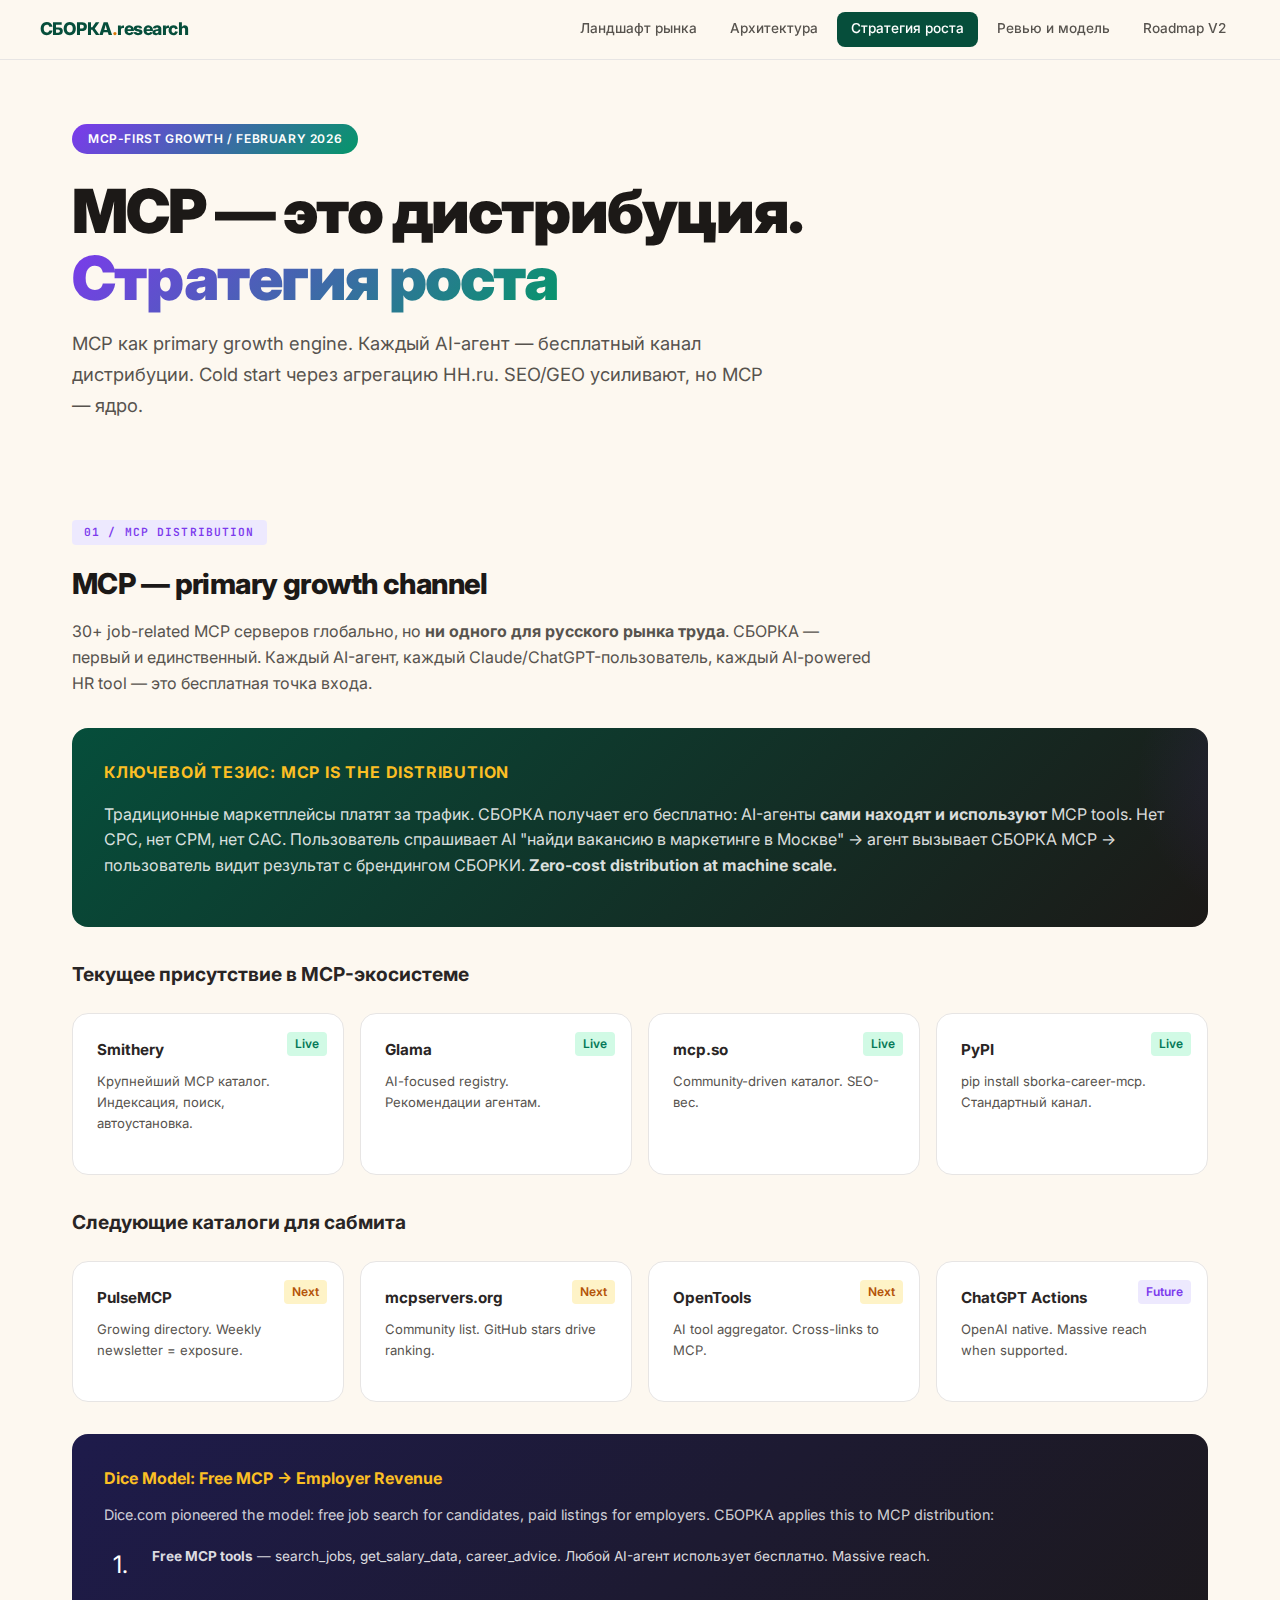
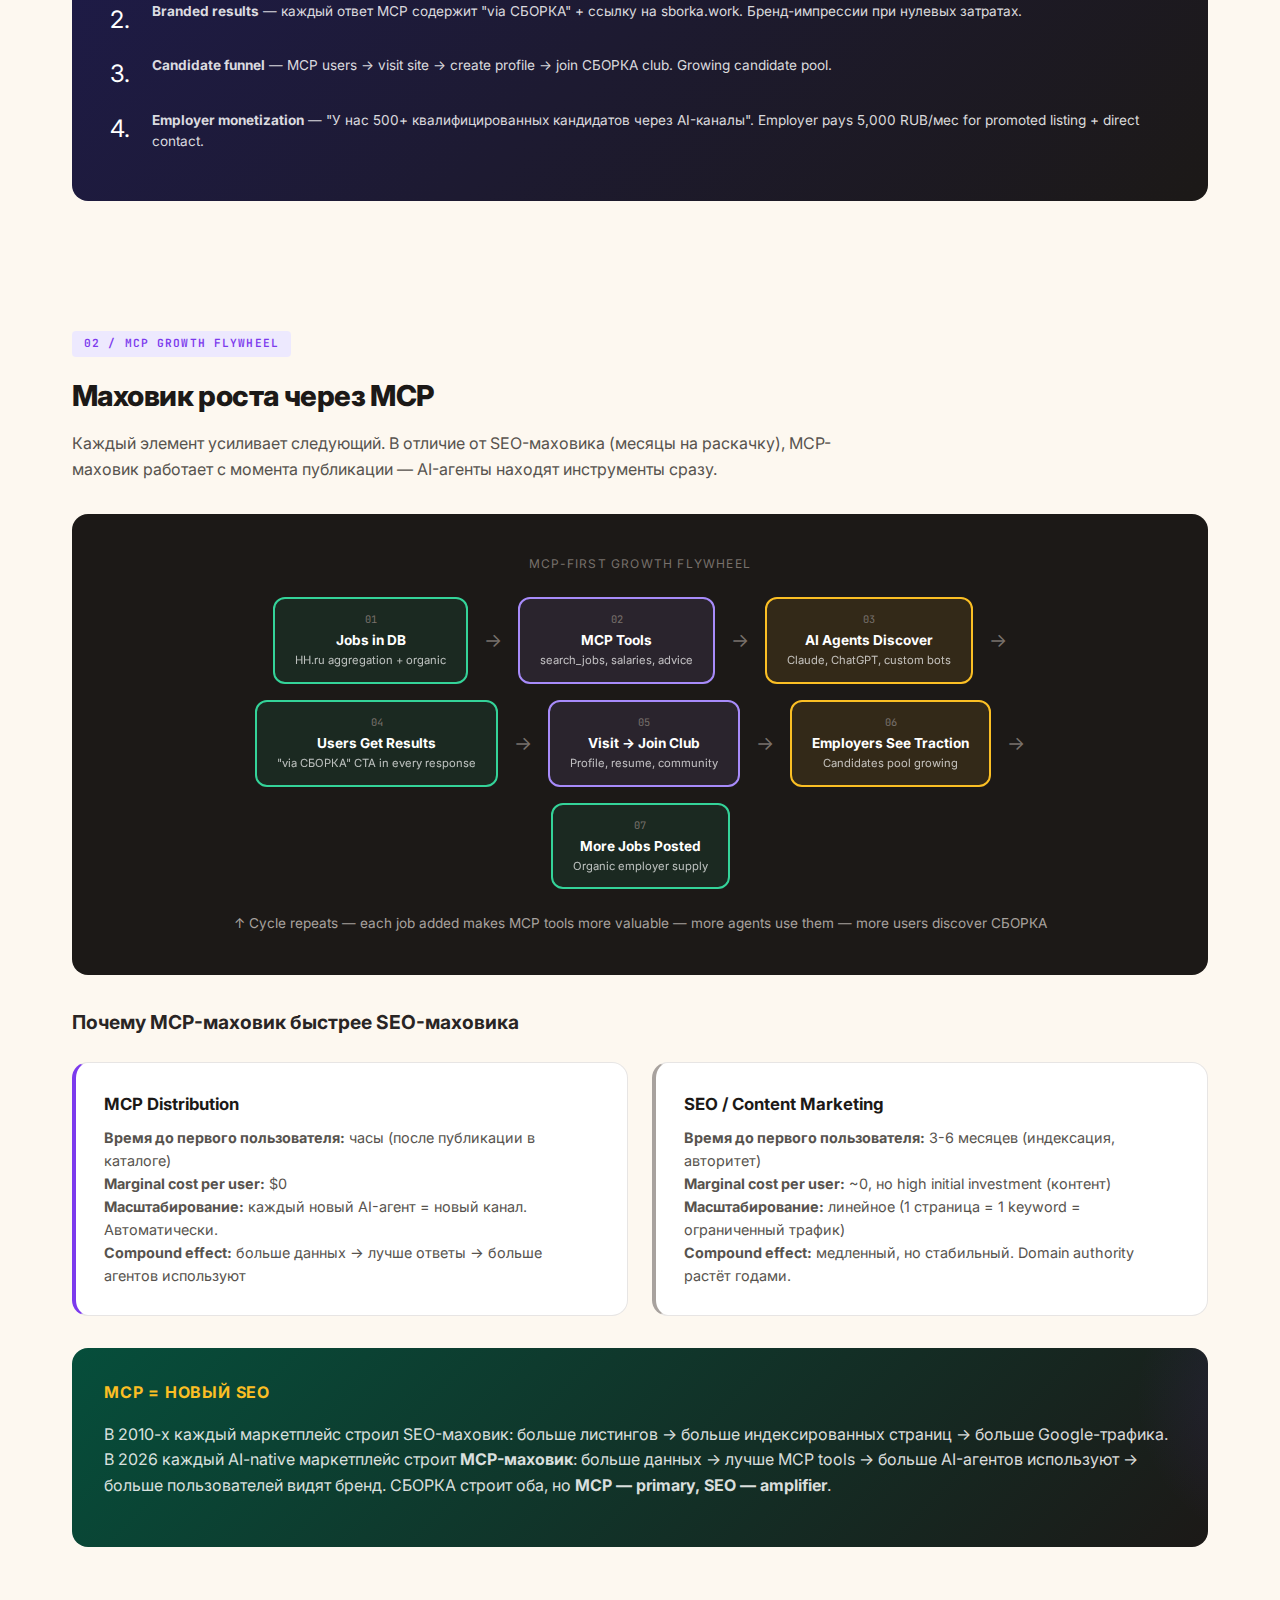
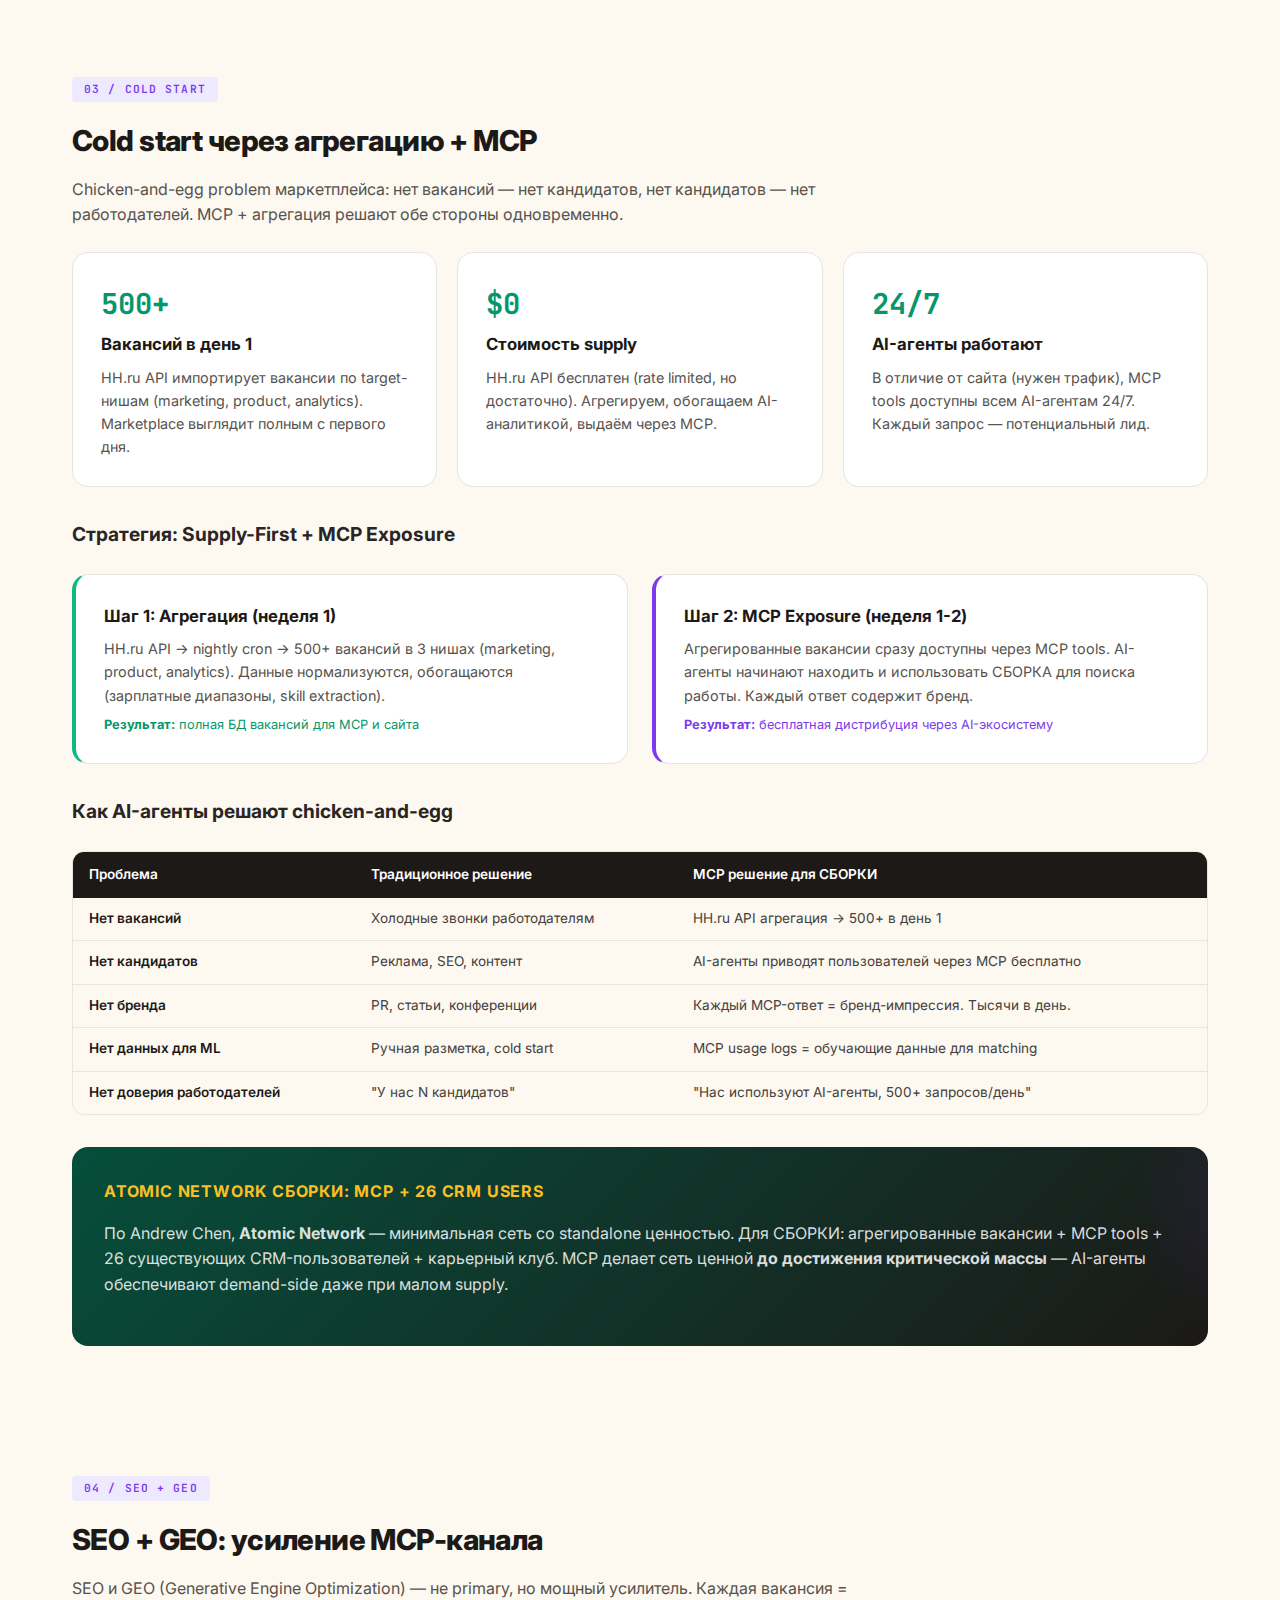
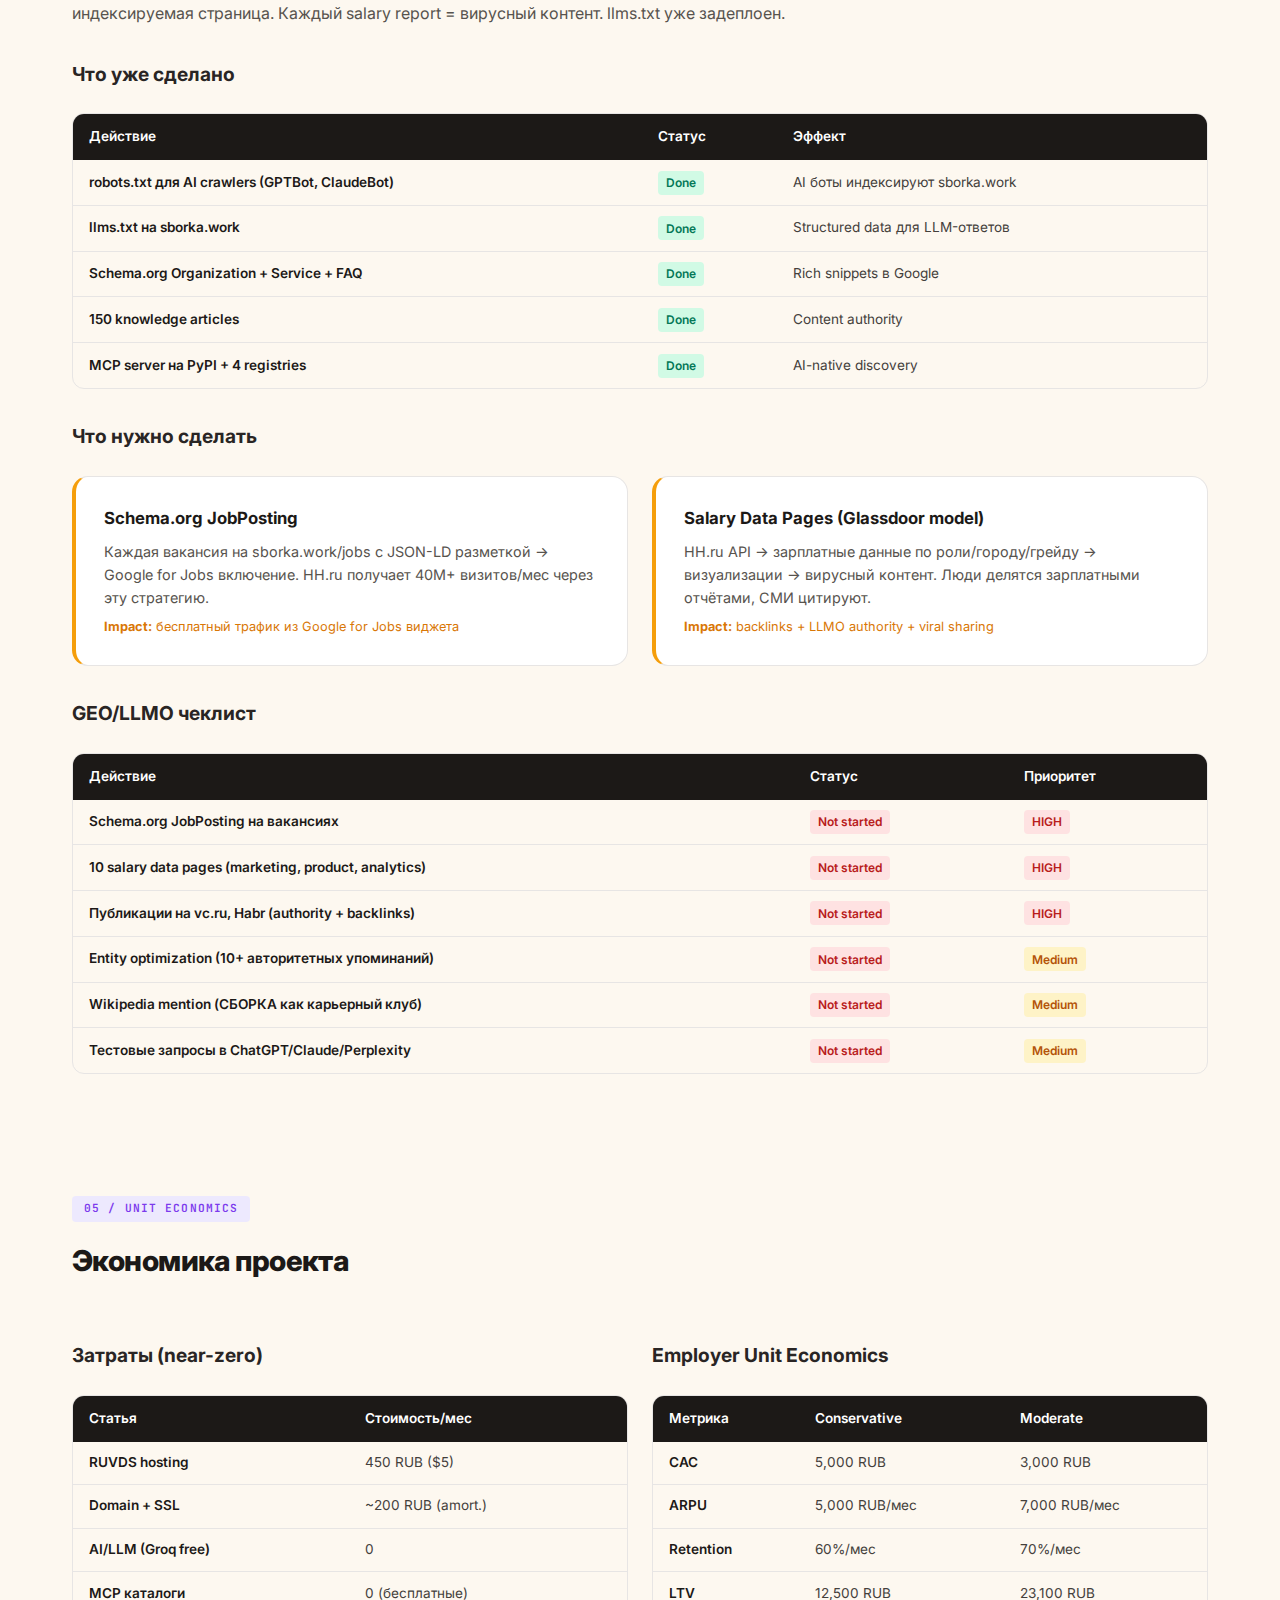
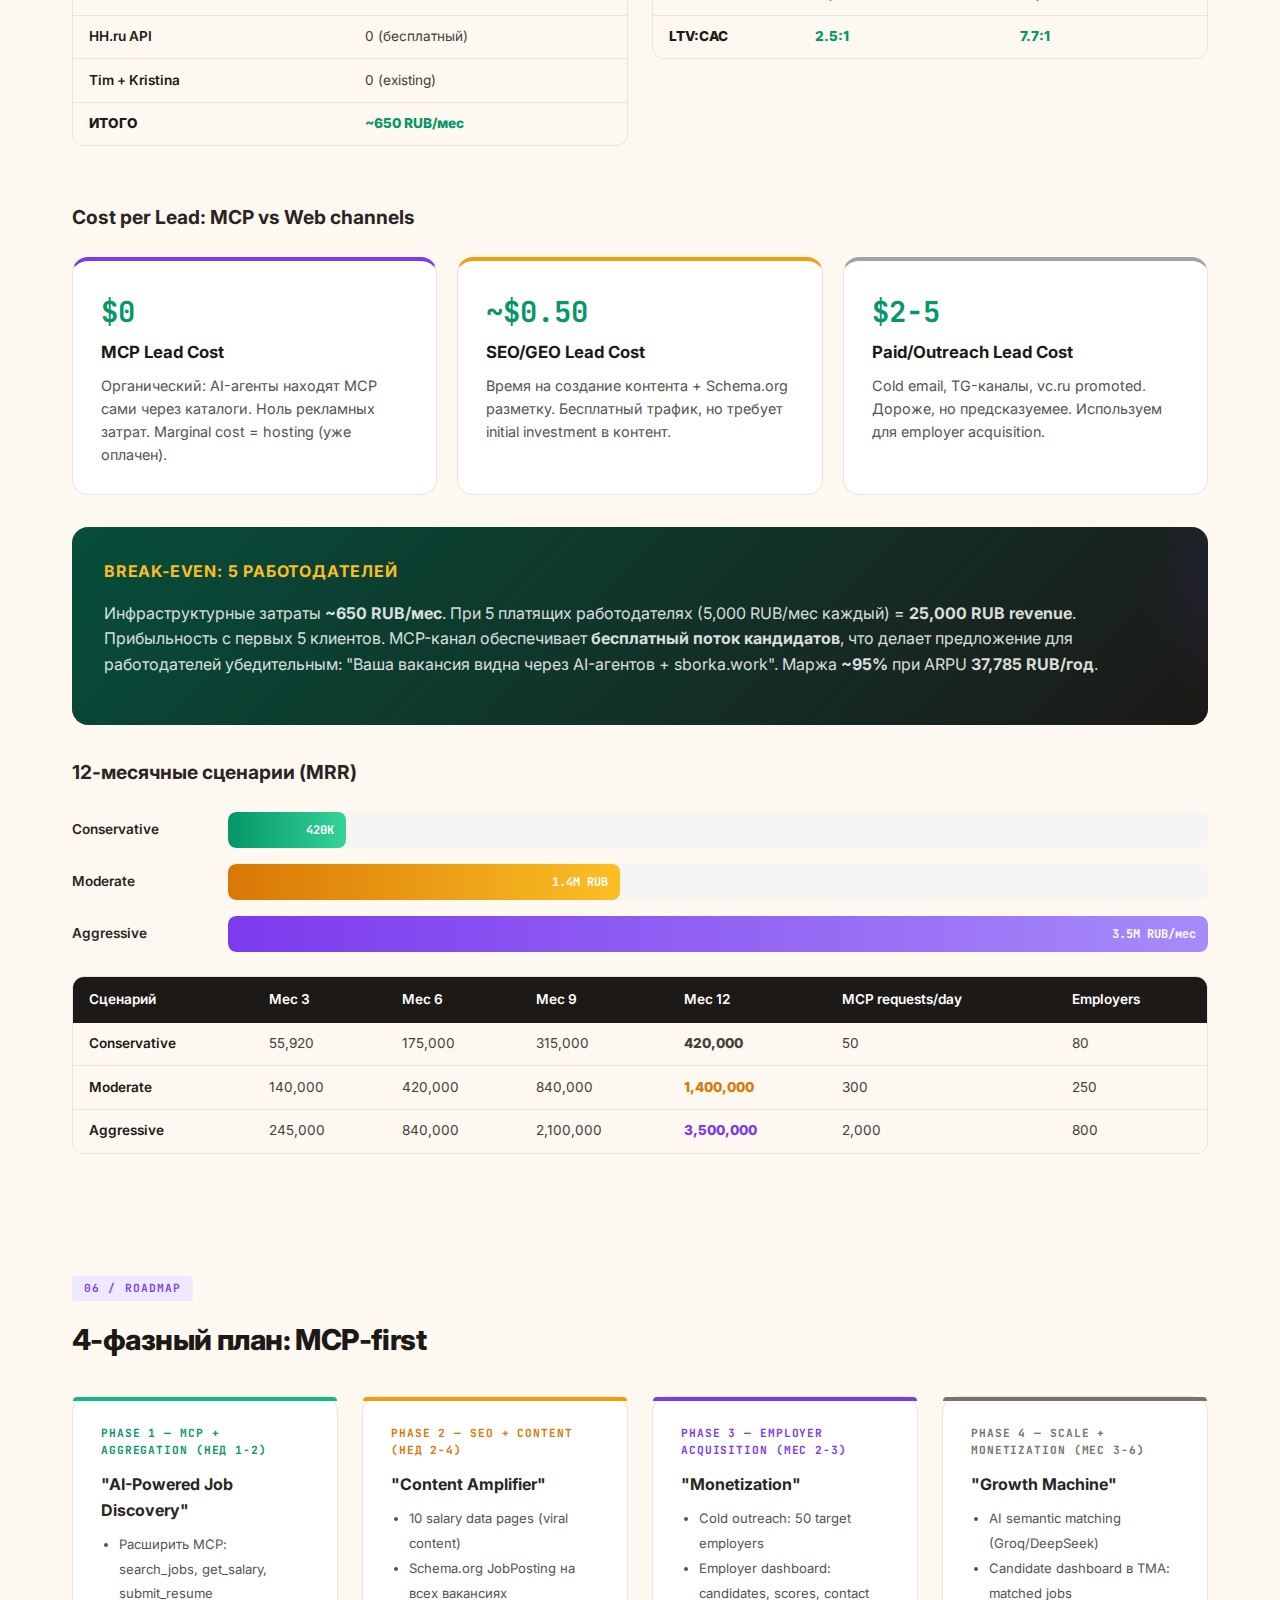
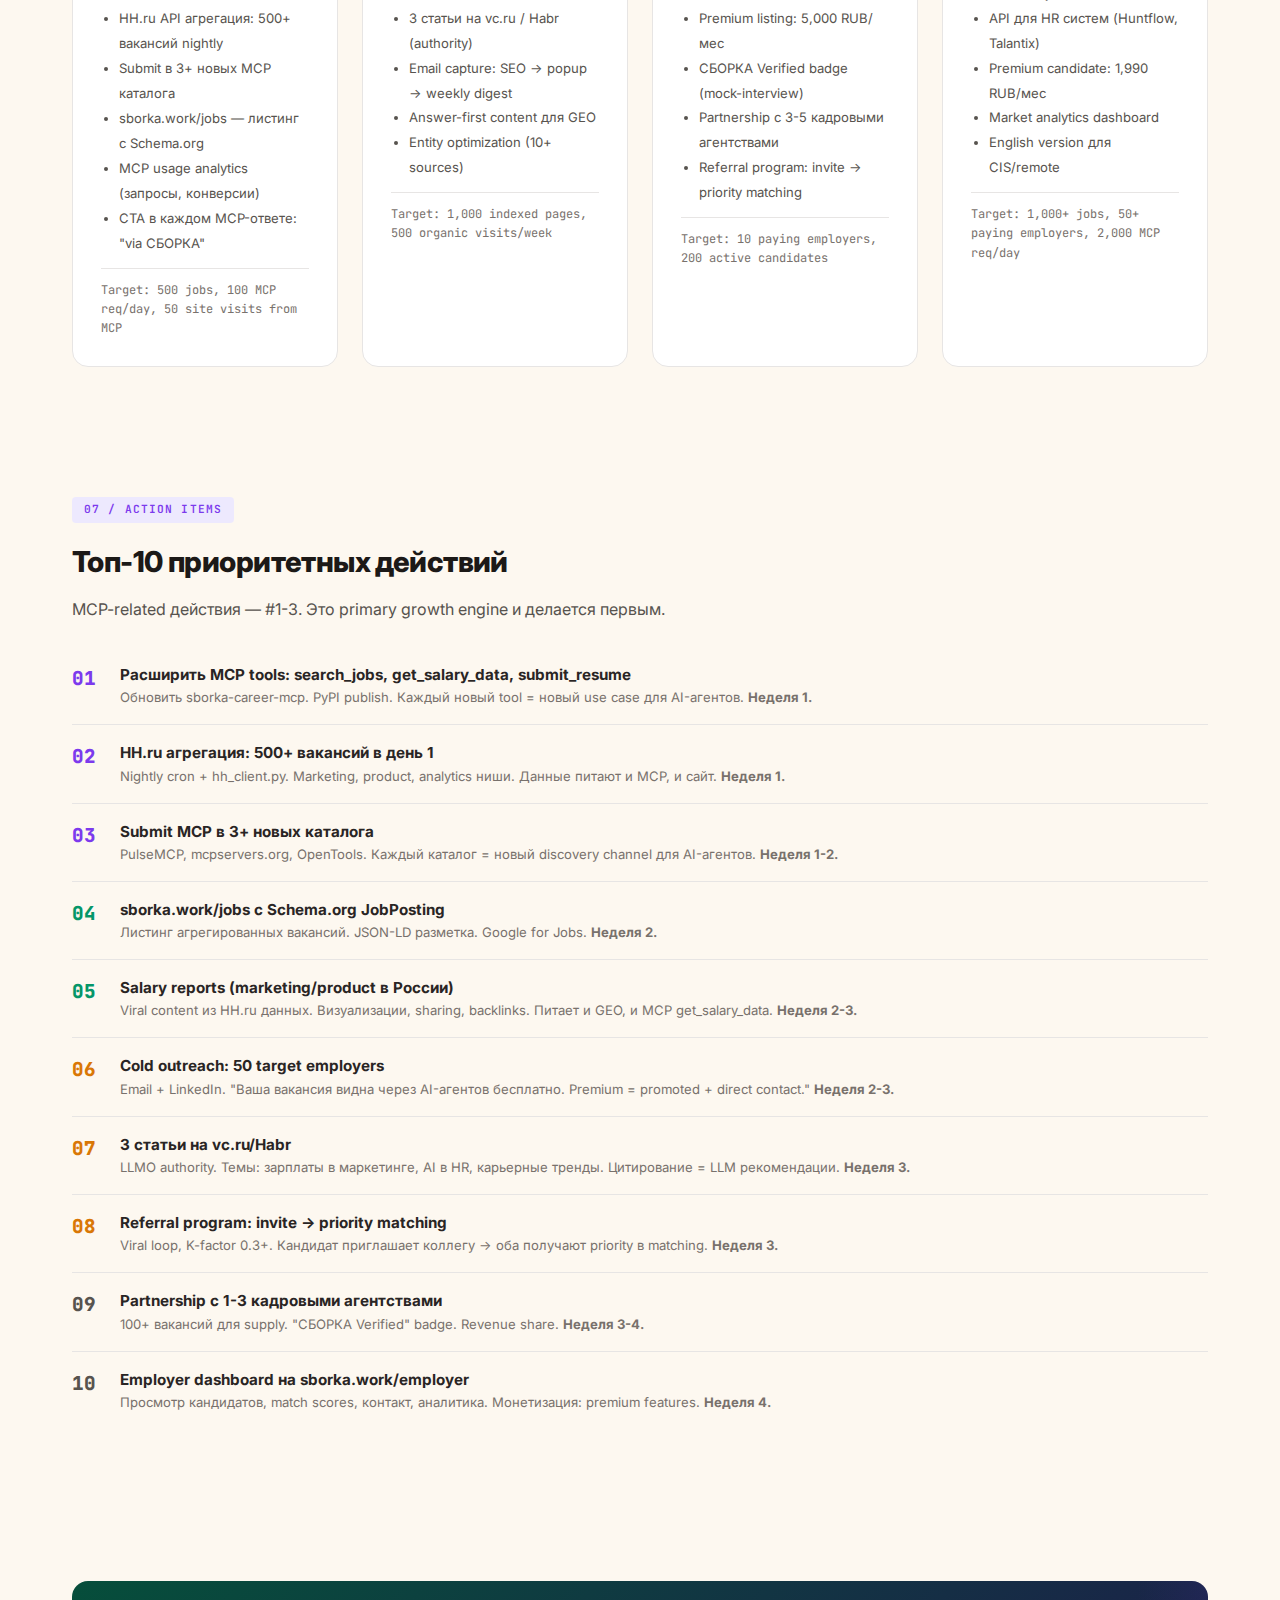
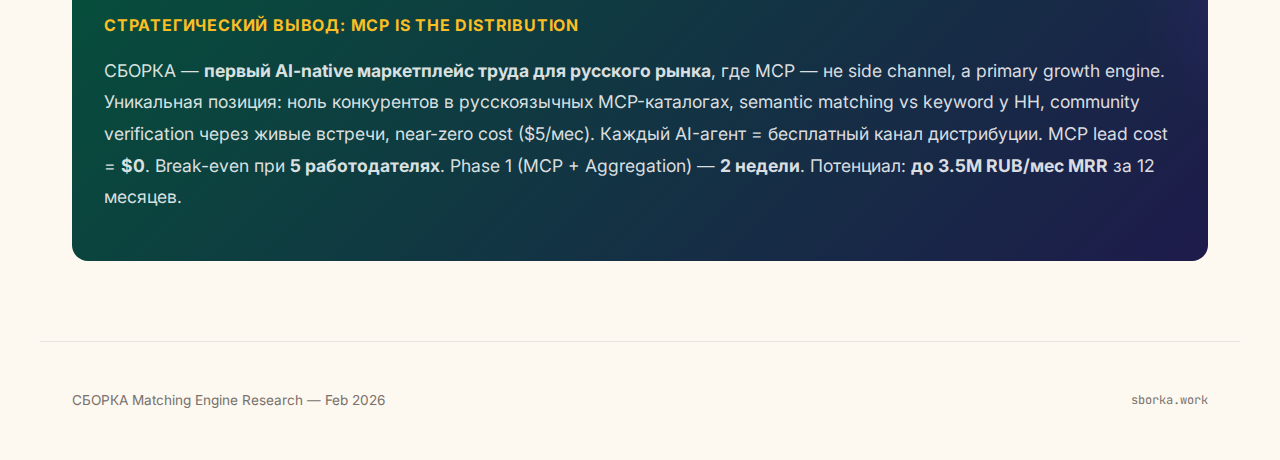
<file: growth.html>
<!DOCTYPE html>
<html lang="ru">
<head>
<meta charset="UTF-8">
<meta name="viewport" content="width=device-width, initial-scale=1.0">
<title>СБОРКА Matching Engine — Стратегия роста (MCP-First)</title>
<link rel="preconnect" href="https://fonts.googleapis.com">
<link rel="preconnect" href="https://fonts.gstatic.com" crossorigin>
<link href="https://fonts.googleapis.com/css2?family=Inter:wght@300;400;500;600;700;800;900&family=JetBrains+Mono:wght@400;500;600;700&display=swap" rel="stylesheet">
<style>
:root {
  --emerald-900: #064e3b; --emerald-700: #047857; --emerald-600: #059669;
  --emerald-500: #10b981; --emerald-400: #34d399; --emerald-100: #d1fae5;
  --amber-900: #78350f; --amber-700: #b45309; --amber-600: #d97706;
  --amber-500: #f59e0b; --amber-400: #fbbf24; --amber-200: #fde68a; --amber-100: #fef3c7;
  --cream: #fffbeb; --ivory: #fefce8; --warm-white: #fdf8f0;
  --stone-900: #1c1917; --stone-800: #292524; --stone-700: #44403c;
  --stone-600: #57534e; --stone-500: #78716c; --stone-400: #a8a29e;
  --stone-300: #d6d3d1; --stone-200: #e7e5e4; --stone-100: #f5f5f4;
  --violet-600: #7c3aed; --violet-100: #ede9fe;
}
* { margin: 0; padding: 0; box-sizing: border-box; }
body { font-family: 'Inter', sans-serif; background: var(--warm-white); color: var(--stone-800); line-height: 1.6; -webkit-font-smoothing: antialiased; }
.mono { font-family: 'JetBrains Mono', monospace; }

nav { position: sticky; top: 0; z-index: 100; background: rgba(253,248,240,0.85); backdrop-filter: blur(20px); border-bottom: 1px solid var(--stone-200); padding: 0.75rem 2rem; }
nav .inner { max-width: 1200px; margin: 0 auto; display: flex; align-items: center; justify-content: space-between; flex-wrap: wrap; gap: 0.5rem; }
nav .logo { font-weight: 800; font-size: 1.1rem; color: var(--emerald-900); text-decoration: none; letter-spacing: -0.03em; }
nav .logo span { color: var(--amber-600); }
nav .links { display: flex; gap: 0.25rem; flex-wrap: wrap; }
nav .links a { padding: 0.4rem 0.9rem; border-radius: 8px; text-decoration: none; font-size: 0.85rem; font-weight: 500; color: var(--stone-600); transition: all 0.2s; }
nav .links a:hover { background: var(--emerald-100); color: var(--emerald-700); }
nav .links a.active { background: var(--emerald-900); color: white; }

.hero { max-width: 1200px; margin: 0 auto; padding: 4rem 2rem 3rem; }
.hero .badge { display: inline-block; background: linear-gradient(135deg, var(--violet-600), var(--emerald-600)); color: white; padding: 0.35rem 1rem; border-radius: 100px; font-size: 0.75rem; font-weight: 600; letter-spacing: 0.05em; text-transform: uppercase; margin-bottom: 1.5rem; }
.hero h1 { font-size: clamp(2.2rem, 5vw, 3.8rem); font-weight: 900; line-height: 1.1; letter-spacing: -0.03em; color: var(--stone-900); margin-bottom: 1rem; }
.hero h1 em { font-style: normal; background: linear-gradient(135deg, var(--violet-600), var(--emerald-600)); -webkit-background-clip: text; -webkit-text-fill-color: transparent; background-clip: text; }
.hero .subtitle { font-size: 1.15rem; color: var(--stone-600); max-width: 700px; line-height: 1.7; }

section { max-width: 1200px; margin: 0 auto; padding: 3rem 2rem; }
.section-label { display: inline-block; font-family: 'JetBrains Mono', monospace; font-size: 0.7rem; font-weight: 600; letter-spacing: 0.1em; text-transform: uppercase; color: var(--violet-600); background: var(--violet-100); padding: 0.25rem 0.75rem; border-radius: 4px; margin-bottom: 1rem; }
section h2 { font-size: 1.8rem; font-weight: 800; letter-spacing: -0.02em; color: var(--stone-900); margin-bottom: 0.75rem; }
section h3 { font-size: 1.2rem; font-weight: 700; color: var(--stone-800); margin: 2rem 0 1rem; }
section p { color: var(--stone-600); max-width: 800px; margin-bottom: 1rem; }

.grid-2 { display: grid; grid-template-columns: repeat(auto-fit, minmax(320px, 1fr)); gap: 1.5rem; margin: 1.5rem 0; }
.grid-3 { display: grid; grid-template-columns: repeat(auto-fit, minmax(280px, 1fr)); gap: 1.25rem; margin: 1.5rem 0; }
.grid-4 { display: grid; grid-template-columns: repeat(auto-fit, minmax(220px, 1fr)); gap: 1rem; margin: 1.5rem 0; }

.card { background: white; border: 1px solid var(--stone-200); border-radius: 16px; padding: 1.75rem; transition: all 0.3s; }
.card:hover { border-color: var(--emerald-400); box-shadow: 0 8px 30px rgba(5,150,105,0.08); transform: translateY(-2px); }
.card h4 { font-size: 1.05rem; font-weight: 700; color: var(--stone-900); margin-bottom: 0.5rem; }
.card p { font-size: 0.9rem; color: var(--stone-600); margin-bottom: 0; }
.card .stat { font-family: 'JetBrains Mono', monospace; font-size: 1.8rem; font-weight: 700; color: var(--emerald-600); margin-bottom: 0.25rem; }

.table-wrapper { overflow-x: auto; margin: 1.5rem 0; border-radius: 12px; border: 1px solid var(--stone-200); }
table { width: 100%; border-collapse: collapse; font-size: 0.85rem; }
thead { background: var(--stone-900); }
thead th { padding: 0.75rem 1rem; text-align: left; font-weight: 600; color: white; white-space: nowrap; }
tbody tr { border-bottom: 1px solid var(--stone-200); }
tbody tr:last-child { border: none; }
tbody tr:hover { background: var(--ivory); }
td { padding: 0.65rem 1rem; color: var(--stone-700); }
td:first-child { font-weight: 600; color: var(--stone-900); }
.tag { display: inline-block; padding: 0.15rem 0.5rem; border-radius: 4px; font-size: 0.75rem; font-weight: 600; }
.tag.green { background: var(--emerald-100); color: var(--emerald-700); }
.tag.amber { background: var(--amber-100); color: var(--amber-700); }
.tag.red { background: #fee2e2; color: #b91c1c; }
.tag.violet { background: var(--violet-100); color: var(--violet-600); }

.insight { background: linear-gradient(135deg, var(--emerald-900), var(--stone-900)); color: white; border-radius: 16px; padding: 2rem; margin: 2rem 0; position: relative; overflow: hidden; }
.insight::before { content: ''; position: absolute; top: -50%; right: -20%; width: 300px; height: 300px; background: radial-gradient(circle, rgba(124,58,237,0.15) 0%, transparent 70%); border-radius: 50%; }
.insight h3 { color: var(--amber-400); margin-top: 0; font-size: 1rem; letter-spacing: 0.05em; text-transform: uppercase; }
.insight p { color: rgba(255,255,255,0.85); max-width: none; }
.insight strong { color: var(--amber-300); }

.sep { width: 60px; height: 3px; background: linear-gradient(90deg, var(--violet-600), var(--emerald-500)); border-radius: 2px; margin: 1.5rem 0; }

/* FLYWHEEL */
.flywheel {
  background: var(--stone-900);
  border-radius: 16px;
  padding: 2.5rem;
  margin: 2rem 0;
  color: white;
  text-align: center;
}
.flywheel-ring {
  display: flex;
  flex-wrap: wrap;
  justify-content: center;
  gap: 1rem;
  max-width: 900px;
  margin: 0 auto;
}
.flywheel-step {
  border: 2px solid;
  border-radius: 12px;
  padding: 0.75rem 1.25rem;
  min-width: 140px;
  font-size: 0.8rem;
  position: relative;
}
.flywheel-step.green { border-color: var(--emerald-400); background: rgba(16,185,129,0.1); }
.flywheel-step.amber { border-color: var(--amber-400); background: rgba(251,191,36,0.1); }
.flywheel-step.violet { border-color: #a78bfa; background: rgba(167,139,250,0.1); }
.flywheel-step .num { font-family: 'JetBrains Mono', monospace; font-size: 0.65rem; color: var(--stone-500); }
.flywheel-step .label { font-weight: 700; font-size: 0.85rem; margin-top: 0.15rem; }
.flywheel-arrow { display: flex; align-items: center; color: var(--stone-500); font-size: 1.2rem; }

/* ROADMAP */
.roadmap { display: grid; grid-template-columns: repeat(auto-fit, minmax(260px, 1fr)); gap: 1.5rem; margin: 2rem 0; }
.phase {
  background: white;
  border-radius: 16px;
  padding: 1.75rem;
  border: 1px solid var(--stone-200);
  position: relative;
}
.phase::before {
  content: '';
  position: absolute;
  top: 0;
  left: 0;
  right: 0;
  height: 4px;
  border-radius: 16px 16px 0 0;
}
.phase.p1::before { background: var(--emerald-500); }
.phase.p2::before { background: var(--amber-500); }
.phase.p3::before { background: var(--violet-600); }
.phase.p4::before { background: var(--stone-500); }
.phase .phase-label {
  font-family: 'JetBrains Mono', monospace;
  font-size: 0.7rem;
  font-weight: 700;
  letter-spacing: 0.08em;
  text-transform: uppercase;
  margin-bottom: 0.75rem;
}
.phase.p1 .phase-label { color: var(--emerald-600); }
.phase.p2 .phase-label { color: var(--amber-600); }
.phase.p3 .phase-label { color: var(--violet-600); }
.phase.p4 .phase-label { color: var(--stone-500); }
.phase h4 { font-size: 1rem; margin-bottom: 0.5rem; }
.phase ul { font-size: 0.82rem; color: var(--stone-600); padding-left: 1.1rem; line-height: 1.9; }
.phase .metric {
  margin-top: 0.75rem;
  padding-top: 0.75rem;
  border-top: 1px solid var(--stone-200);
  font-family: 'JetBrains Mono', monospace;
  font-size: 0.75rem;
  color: var(--stone-500);
}

/* SCENARIO BARS */
.scenario-row {
  display: flex;
  align-items: center;
  gap: 1rem;
  margin-bottom: 1rem;
}
.scenario-label {
  min-width: 140px;
  font-size: 0.85rem;
  font-weight: 600;
}
.scenario-bar-bg {
  flex: 1;
  height: 36px;
  background: var(--stone-100);
  border-radius: 8px;
  position: relative;
  overflow: hidden;
}
.scenario-bar {
  height: 100%;
  border-radius: 8px;
  display: flex;
  align-items: center;
  justify-content: flex-end;
  padding-right: 0.75rem;
  font-family: 'JetBrains Mono', monospace;
  font-size: 0.75rem;
  font-weight: 700;
  color: white;
  transition: width 1s ease;
}

/* MCP DISTRIBUTION CARDS */
.mcp-card {
  background: white;
  border: 1px solid var(--stone-200);
  border-radius: 16px;
  padding: 1.5rem;
  position: relative;
}
.mcp-card .status {
  position: absolute;
  top: 1rem;
  right: 1rem;
}

/* DICE MODEL */
.dice-model {
  background: linear-gradient(135deg, #1e1b4b, var(--stone-900));
  border-radius: 16px;
  padding: 2rem;
  margin: 2rem 0;
  color: white;
}
.dice-model h4 { color: var(--amber-400); font-size: 1rem; margin-bottom: 0.75rem; }
.dice-model p { color: rgba(255,255,255,0.8); font-size: 0.9rem; max-width: none; }
.dice-step { display: flex; gap: 1rem; align-items: flex-start; margin-bottom: 1rem; }
.dice-step .icon { font-size: 1.5rem; min-width: 2rem; text-align: center; }
.dice-step .text { font-size: 0.85rem; color: rgba(255,255,255,0.85); }
.dice-step .text strong { color: var(--amber-300); }

footer { max-width: 1200px; margin: 0 auto; padding: 3rem 2rem; border-top: 1px solid var(--stone-200); display: flex; justify-content: space-between; align-items: center; flex-wrap: wrap; gap: 1rem; font-size: 0.85rem; color: var(--stone-500); }

@media (max-width: 768px) {
  .hero { padding: 2.5rem 1.25rem 2rem; }
  section { padding: 2rem 1.25rem; }
  nav { padding: 0.75rem 1rem; }
  .scenario-row { flex-direction: column; align-items: flex-start; }
  .scenario-label { min-width: auto; }
  .scenario-bar-bg { width: 100%; }
}
</style>
</head>
<body>

<nav>
  <div class="inner">
    <a href="index.html" class="logo">СБОРКА<span>.</span>research</a>
    <div class="links">
      <a href="index.html">Ландшафт рынка</a>
      <a href="architecture.html">Архитектура</a>
      <a href="growth.html" class="active">Стратегия роста</a>
      <a href="review.html">Ревью и модель</a>
      <a href="roadmap-v2.html">Roadmap V2</a>
    </div>
  </div>
</nav>

<div class="hero">
  <div class="badge">MCP-First Growth / February 2026</div>
  <h1>MCP &mdash; это дистрибуция.<br><em>Стратегия роста</em></h1>
  <p class="subtitle">MCP как primary growth engine. Каждый AI-агент &mdash; бесплатный канал дистрибуции. Cold start через агрегацию HH.ru. SEO/GEO усиливают, но MCP &mdash; ядро.</p>
</div>

<!-- 01: MCP DISTRIBUTION -->
<section>
  <span class="section-label">01 / MCP Distribution</span>
  <h2>MCP &mdash; primary growth channel</h2>
  <p>30+ job-related MCP серверов глобально, но <strong>ни одного для русского рынка труда</strong>. СБОРКА &mdash; первый и единственный. Каждый AI-агент, каждый Claude/ChatGPT-пользователь, каждый AI-powered HR tool &mdash; это бесплатная точка входа.</p>

  <div class="insight">
    <h3>Ключевой тезис: MCP IS the distribution</h3>
    <p>Традиционные маркетплейсы платят за трафик. СБОРКА получает его бесплатно: AI-агенты <strong>сами находят и используют</strong> MCP tools. Нет CPC, нет CPM, нет CAC. Пользователь спрашивает AI "найди вакансию в маркетинге в Москве" &rarr; агент вызывает СБОРКА MCP &rarr; пользователь видит результат с брендингом СБОРКИ. <strong>Zero-cost distribution at machine scale.</strong></p>
  </div>

  <h3>Текущее присутствие в MCP-экосистеме</h3>
  <div class="grid-4">
    <div class="mcp-card">
      <span class="status"><span class="tag green">Live</span></span>
      <h4 style="font-size: 0.95rem; margin-bottom: 0.5rem;">Smithery</h4>
      <p style="font-size: 0.82rem;">Крупнейший MCP каталог. Индексация, поиск, автоустановка.</p>
    </div>
    <div class="mcp-card">
      <span class="status"><span class="tag green">Live</span></span>
      <h4 style="font-size: 0.95rem; margin-bottom: 0.5rem;">Glama</h4>
      <p style="font-size: 0.82rem;">AI-focused registry. Рекомендации агентам.</p>
    </div>
    <div class="mcp-card">
      <span class="status"><span class="tag green">Live</span></span>
      <h4 style="font-size: 0.95rem; margin-bottom: 0.5rem;">mcp.so</h4>
      <p style="font-size: 0.82rem;">Community-driven каталог. SEO-вес.</p>
    </div>
    <div class="mcp-card">
      <span class="status"><span class="tag green">Live</span></span>
      <h4 style="font-size: 0.95rem; margin-bottom: 0.5rem;">PyPI</h4>
      <p style="font-size: 0.82rem;">pip install sborka-career-mcp. Стандартный канал.</p>
    </div>
  </div>

  <h3>Следующие каталоги для сабмита</h3>
  <div class="grid-4">
    <div class="mcp-card">
      <span class="status"><span class="tag amber">Next</span></span>
      <h4 style="font-size: 0.95rem; margin-bottom: 0.5rem;">PulseMCP</h4>
      <p style="font-size: 0.82rem;">Growing directory. Weekly newsletter = exposure.</p>
    </div>
    <div class="mcp-card">
      <span class="status"><span class="tag amber">Next</span></span>
      <h4 style="font-size: 0.95rem; margin-bottom: 0.5rem;">mcpservers.org</h4>
      <p style="font-size: 0.82rem;">Community list. GitHub stars drive ranking.</p>
    </div>
    <div class="mcp-card">
      <span class="status"><span class="tag amber">Next</span></span>
      <h4 style="font-size: 0.95rem; margin-bottom: 0.5rem;">OpenTools</h4>
      <p style="font-size: 0.82rem;">AI tool aggregator. Cross-links to MCP.</p>
    </div>
    <div class="mcp-card">
      <span class="status"><span class="tag violet">Future</span></span>
      <h4 style="font-size: 0.95rem; margin-bottom: 0.5rem;">ChatGPT Actions</h4>
      <p style="font-size: 0.82rem;">OpenAI native. Massive reach when supported.</p>
    </div>
  </div>

  <div class="dice-model">
    <h4>Dice Model: Free MCP &rarr; Employer Revenue</h4>
    <p style="margin-bottom: 1.25rem;">Dice.com pioneered the model: free job search for candidates, paid listings for employers. СБОРКА applies this to MCP distribution:</p>
    <div class="dice-step">
      <div class="icon">1.</div>
      <div class="text"><strong>Free MCP tools</strong> &mdash; search_jobs, get_salary_data, career_advice. Любой AI-агент использует бесплатно. Massive reach.</div>
    </div>
    <div class="dice-step">
      <div class="icon">2.</div>
      <div class="text"><strong>Branded results</strong> &mdash; каждый ответ MCP содержит "via СБОРКА" + ссылку на sborka.work. Бренд-импрессии при нулевых затратах.</div>
    </div>
    <div class="dice-step">
      <div class="icon">3.</div>
      <div class="text"><strong>Candidate funnel</strong> &mdash; MCP users &rarr; visit site &rarr; create profile &rarr; join СБОРКА club. Growing candidate pool.</div>
    </div>
    <div class="dice-step">
      <div class="icon">4.</div>
      <div class="text"><strong>Employer monetization</strong> &mdash; "У нас 500+ квалифицированных кандидатов через AI-каналы". Employer pays 5,000 RUB/мес for promoted listing + direct contact.</div>
    </div>
  </div>
</section>

<!-- 02: MCP GROWTH FLYWHEEL -->
<section>
  <span class="section-label">02 / MCP Growth Flywheel</span>
  <h2>Маховик роста через MCP</h2>
  <p>Каждый элемент усиливает следующий. В отличие от SEO-маховика (месяцы на раскачку), MCP-маховик работает с момента публикации &mdash; AI-агенты находят инструменты сразу.</p>

  <div class="flywheel">
    <div style="font-size: 0.75rem; color: var(--stone-500); margin-bottom: 1.5rem; letter-spacing: 0.1em; text-transform: uppercase;">MCP-First Growth Flywheel</div>
    <div class="flywheel-ring">
      <div class="flywheel-step green">
        <div class="num">01</div>
        <div class="label">Jobs in DB</div>
        <div style="font-size: 0.7rem; opacity: 0.7;">HH.ru aggregation + organic</div>
      </div>
      <div class="flywheel-arrow">&rarr;</div>
      <div class="flywheel-step violet">
        <div class="num">02</div>
        <div class="label">MCP Tools</div>
        <div style="font-size: 0.7rem; opacity: 0.7;">search_jobs, salaries, advice</div>
      </div>
      <div class="flywheel-arrow">&rarr;</div>
      <div class="flywheel-step amber">
        <div class="num">03</div>
        <div class="label">AI Agents Discover</div>
        <div style="font-size: 0.7rem; opacity: 0.7;">Claude, ChatGPT, custom bots</div>
      </div>
      <div class="flywheel-arrow">&rarr;</div>
      <div class="flywheel-step green">
        <div class="num">04</div>
        <div class="label">Users Get Results</div>
        <div style="font-size: 0.7rem; opacity: 0.7;">"via СБОРКА" CTA in every response</div>
      </div>
      <div class="flywheel-arrow">&rarr;</div>
      <div class="flywheel-step violet">
        <div class="num">05</div>
        <div class="label">Visit &rarr; Join Club</div>
        <div style="font-size: 0.7rem; opacity: 0.7;">Profile, resume, community</div>
      </div>
      <div class="flywheel-arrow">&rarr;</div>
      <div class="flywheel-step amber">
        <div class="num">06</div>
        <div class="label">Employers See Traction</div>
        <div style="font-size: 0.7rem; opacity: 0.7;">Candidates pool growing</div>
      </div>
      <div class="flywheel-arrow">&rarr;</div>
      <div class="flywheel-step green">
        <div class="num">07</div>
        <div class="label">More Jobs Posted</div>
        <div style="font-size: 0.7rem; opacity: 0.7;">Organic employer supply</div>
      </div>
    </div>
    <div style="margin-top: 1.5rem; font-size: 0.85rem; color: var(--stone-400);">&uarr; Cycle repeats &mdash; each job added makes MCP tools more valuable &mdash; more agents use them &mdash; more users discover СБОРКА</div>
  </div>

  <h3>Почему MCP-маховик быстрее SEO-маховика</h3>
  <div class="grid-2">
    <div class="card" style="border-left: 4px solid var(--violet-600);">
      <h4>MCP Distribution</h4>
      <p><strong>Время до первого пользователя:</strong> часы (после публикации в каталоге)</p>
      <p><strong>Marginal cost per user:</strong> $0</p>
      <p><strong>Масштабирование:</strong> каждый новый AI-агент = новый канал. Автоматически.</p>
      <p><strong>Compound effect:</strong> больше данных &rarr; лучше ответы &rarr; больше агентов используют</p>
    </div>
    <div class="card" style="border-left: 4px solid var(--stone-400);">
      <h4>SEO / Content Marketing</h4>
      <p><strong>Время до первого пользователя:</strong> 3-6 месяцев (индексация, авторитет)</p>
      <p><strong>Marginal cost per user:</strong> ~0, но high initial investment (контент)</p>
      <p><strong>Масштабирование:</strong> линейное (1 страница = 1 keyword = ограниченный трафик)</p>
      <p><strong>Compound effect:</strong> медленный, но стабильный. Domain authority растёт годами.</p>
    </div>
  </div>

  <div class="insight">
    <h3>MCP = новый SEO</h3>
    <p>В 2010-х каждый маркетплейс строил SEO-маховик: больше листингов &rarr; больше индексированных страниц &rarr; больше Google-трафика. В 2026 каждый AI-native маркетплейс строит <strong>MCP-маховик</strong>: больше данных &rarr; лучше MCP tools &rarr; больше AI-агентов используют &rarr; больше пользователей видят бренд. СБОРКА строит оба, но <strong>MCP &mdash; primary, SEO &mdash; amplifier</strong>.</p>
  </div>
</section>

<!-- 03: COLD START VIA AGGREGATION -->
<section>
  <span class="section-label">03 / Cold Start</span>
  <h2>Cold start через агрегацию + MCP</h2>
  <p>Chicken-and-egg problem маркетплейса: нет вакансий &mdash; нет кандидатов, нет кандидатов &mdash; нет работодателей. MCP + агрегация решают обе стороны одновременно.</p>

  <div class="grid-3">
    <div class="card">
      <div class="stat">500+</div>
      <h4>Вакансий в день 1</h4>
      <p>HH.ru API импортирует вакансии по target-нишам (marketing, product, analytics). Marketplace выглядит полным с первого дня.</p>
    </div>
    <div class="card">
      <div class="stat">$0</div>
      <h4>Стоимость supply</h4>
      <p>HH.ru API бесплатен (rate limited, но достаточно). Агрегируем, обогащаем AI-аналитикой, выдаём через MCP.</p>
    </div>
    <div class="card">
      <div class="stat">24/7</div>
      <h4>AI-агенты работают</h4>
      <p>В отличие от сайта (нужен трафик), MCP tools доступны всем AI-агентам 24/7. Каждый запрос &mdash; потенциальный лид.</p>
    </div>
  </div>

  <h3>Стратегия: Supply-First + MCP Exposure</h3>
  <div class="grid-2">
    <div class="card" style="border-left: 4px solid var(--emerald-500);">
      <h4>Шаг 1: Агрегация (неделя 1)</h4>
      <p style="margin-bottom: 0.5rem;">HH.ru API &rarr; nightly cron &rarr; 500+ вакансий в 3 нишах (marketing, product, analytics). Данные нормализуются, обогащаются (зарплатные диапазоны, skill extraction).</p>
      <p style="font-size: 0.8rem; color: var(--emerald-600);"><strong>Результат:</strong> полная БД вакансий для MCP и сайта</p>
    </div>
    <div class="card" style="border-left: 4px solid var(--violet-600);">
      <h4>Шаг 2: MCP Exposure (неделя 1-2)</h4>
      <p style="margin-bottom: 0.5rem;">Агрегированные вакансии сразу доступны через MCP tools. AI-агенты начинают находить и использовать СБОРКА для поиска работы. Каждый ответ содержит бренд.</p>
      <p style="font-size: 0.8rem; color: var(--violet-600);"><strong>Результат:</strong> бесплатная дистрибуция через AI-экосистему</p>
    </div>
  </div>

  <h3>Как AI-агенты решают chicken-and-egg</h3>
  <div class="table-wrapper">
    <table>
      <thead>
        <tr><th>Проблема</th><th>Традиционное решение</th><th>MCP решение для СБОРКИ</th></tr>
      </thead>
      <tbody>
        <tr><td>Нет вакансий</td><td>Холодные звонки работодателям</td><td>HH.ru API агрегация &rarr; 500+ в день 1</td></tr>
        <tr><td>Нет кандидатов</td><td>Реклама, SEO, контент</td><td>AI-агенты приводят пользователей через MCP бесплатно</td></tr>
        <tr><td>Нет бренда</td><td>PR, статьи, конференции</td><td>Каждый MCP-ответ = бренд-импрессия. Тысячи в день.</td></tr>
        <tr><td>Нет данных для ML</td><td>Ручная разметка, cold start</td><td>MCP usage logs = обучающие данные для matching</td></tr>
        <tr><td>Нет доверия работодателей</td><td>"У нас N кандидатов"</td><td>"Нас используют AI-агенты, 500+ запросов/день"</td></tr>
      </tbody>
    </table>
  </div>

  <div class="insight">
    <h3>Atomic Network СБОРКИ: MCP + 26 CRM users</h3>
    <p>По Andrew Chen, <strong>Atomic Network</strong> &mdash; минимальная сеть со standalone ценностью. Для СБОРКИ: агрегированные вакансии + MCP tools + 26 существующих CRM-пользователей + карьерный клуб. MCP делает сеть ценной <strong>до достижения критической массы</strong> &mdash; AI-агенты обеспечивают demand-side даже при малом supply.</p>
  </div>
</section>

<!-- 04: SEO + GEO -->
<section>
  <span class="section-label">04 / SEO + GEO</span>
  <h2>SEO + GEO: усиление MCP-канала</h2>
  <p>SEO и GEO (Generative Engine Optimization) &mdash; не primary, но мощный усилитель. Каждая вакансия = индексируемая страница. Каждый salary report = вирусный контент. llms.txt уже задеплоен.</p>

  <h3>Что уже сделано</h3>
  <div class="table-wrapper">
    <table>
      <thead>
        <tr><th>Действие</th><th>Статус</th><th>Эффект</th></tr>
      </thead>
      <tbody>
        <tr><td>robots.txt для AI crawlers (GPTBot, ClaudeBot)</td><td><span class="tag green">Done</span></td><td>AI боты индексируют sborka.work</td></tr>
        <tr><td>llms.txt на sborka.work</td><td><span class="tag green">Done</span></td><td>Structured data для LLM-ответов</td></tr>
        <tr><td>Schema.org Organization + Service + FAQ</td><td><span class="tag green">Done</span></td><td>Rich snippets в Google</td></tr>
        <tr><td>150 knowledge articles</td><td><span class="tag green">Done</span></td><td>Content authority</td></tr>
        <tr><td>MCP server на PyPI + 4 registries</td><td><span class="tag green">Done</span></td><td>AI-native discovery</td></tr>
      </tbody>
    </table>
  </div>

  <h3>Что нужно сделать</h3>
  <div class="grid-2">
    <div class="card" style="border-left: 4px solid var(--amber-500);">
      <h4>Schema.org JobPosting</h4>
      <p>Каждая вакансия на sborka.work/jobs с JSON-LD разметкой &rarr; Google for Jobs включение. HH.ru получает 40M+ визитов/мес через эту стратегию.</p>
      <p style="margin-top: 0.5rem; font-size: 0.8rem; color: var(--amber-600);"><strong>Impact:</strong> бесплатный трафик из Google for Jobs виджета</p>
    </div>
    <div class="card" style="border-left: 4px solid var(--amber-500);">
      <h4>Salary Data Pages (Glassdoor model)</h4>
      <p>HH.ru API &rarr; зарплатные данные по роли/городу/грейду &rarr; визуализации &rarr; вирусный контент. Люди делятся зарплатными отчётами, СМИ цитируют.</p>
      <p style="margin-top: 0.5rem; font-size: 0.8rem; color: var(--amber-600);"><strong>Impact:</strong> backlinks + LLMO authority + viral sharing</p>
    </div>
  </div>

  <h3>GEO/LLMO чеклист</h3>
  <div class="table-wrapper">
    <table>
      <thead>
        <tr><th>Действие</th><th>Статус</th><th>Приоритет</th></tr>
      </thead>
      <tbody>
        <tr><td>Schema.org JobPosting на вакансиях</td><td><span class="tag red">Not started</span></td><td><span class="tag red">HIGH</span></td></tr>
        <tr><td>10 salary data pages (marketing, product, analytics)</td><td><span class="tag red">Not started</span></td><td><span class="tag red">HIGH</span></td></tr>
        <tr><td>Публикации на vc.ru, Habr (authority + backlinks)</td><td><span class="tag red">Not started</span></td><td><span class="tag red">HIGH</span></td></tr>
        <tr><td>Entity optimization (10+ авторитетных упоминаний)</td><td><span class="tag red">Not started</span></td><td><span class="tag amber">Medium</span></td></tr>
        <tr><td>Wikipedia mention (СБОРКА как карьерный клуб)</td><td><span class="tag red">Not started</span></td><td><span class="tag amber">Medium</span></td></tr>
        <tr><td>Тестовые запросы в ChatGPT/Claude/Perplexity</td><td><span class="tag red">Not started</span></td><td><span class="tag amber">Medium</span></td></tr>
      </tbody>
    </table>
  </div>
</section>

<!-- 05: UNIT ECONOMICS -->
<section>
  <span class="section-label">05 / Unit Economics</span>
  <h2>Экономика проекта</h2>

  <div class="grid-2">
    <div>
      <h3>Затраты (near-zero)</h3>
      <div class="table-wrapper">
        <table>
          <thead><tr><th>Статья</th><th>Стоимость/мес</th></tr></thead>
          <tbody>
            <tr><td>RUVDS hosting</td><td>450 RUB ($5)</td></tr>
            <tr><td>Domain + SSL</td><td>~200 RUB (amort.)</td></tr>
            <tr><td>AI/LLM (Groq free)</td><td>0</td></tr>
            <tr><td>MCP каталоги</td><td>0 (бесплатные)</td></tr>
            <tr><td>HH.ru API</td><td>0 (бесплатный)</td></tr>
            <tr><td>Tim + Kristina</td><td>0 (existing)</td></tr>
            <tr><td style="font-weight: 800;">ИТОГО</td><td style="font-weight: 800; color: var(--emerald-600);">~650 RUB/мес</td></tr>
          </tbody>
        </table>
      </div>
    </div>
    <div>
      <h3>Employer Unit Economics</h3>
      <div class="table-wrapper">
        <table>
          <thead><tr><th>Метрика</th><th>Conservative</th><th>Moderate</th></tr></thead>
          <tbody>
            <tr><td>CAC</td><td>5,000 RUB</td><td>3,000 RUB</td></tr>
            <tr><td>ARPU</td><td>5,000 RUB/мес</td><td>7,000 RUB/мес</td></tr>
            <tr><td>Retention</td><td>60%/мес</td><td>70%/мес</td></tr>
            <tr><td>LTV</td><td>12,500 RUB</td><td>23,100 RUB</td></tr>
            <tr><td style="font-weight: 800;">LTV:CAC</td><td style="color: var(--emerald-600); font-weight: 800;">2.5:1</td><td style="color: var(--emerald-600); font-weight: 800;">7.7:1</td></tr>
          </tbody>
        </table>
      </div>
    </div>
  </div>

  <h3>Cost per Lead: MCP vs Web channels</h3>
  <div class="grid-3">
    <div class="card" style="border-top: 4px solid var(--violet-600);">
      <div class="stat">$0</div>
      <h4>MCP Lead Cost</h4>
      <p>Органический: AI-агенты находят MCP сами через каталоги. Ноль рекламных затрат. Marginal cost = hosting (уже оплачен).</p>
    </div>
    <div class="card" style="border-top: 4px solid var(--amber-500);">
      <div class="stat">~$0.50</div>
      <h4>SEO/GEO Lead Cost</h4>
      <p>Время на создание контента + Schema.org разметку. Бесплатный трафик, но требует initial investment в контент.</p>
    </div>
    <div class="card" style="border-top: 4px solid var(--stone-400);">
      <div class="stat">$2-5</div>
      <h4>Paid/Outreach Lead Cost</h4>
      <p>Cold email, TG-каналы, vc.ru promoted. Дороже, но предсказуемее. Используем для employer acquisition.</p>
    </div>
  </div>

  <div class="insight">
    <h3>Break-even: 5 работодателей</h3>
    <p>Инфраструктурные затраты <strong>~650 RUB/мес</strong>. При 5 платящих работодателях (5,000 RUB/мес каждый) = <strong>25,000 RUB revenue</strong>. Прибыльность с первых 5 клиентов. MCP-канал обеспечивает <strong>бесплатный поток кандидатов</strong>, что делает предложение для работодателей убедительным: "Ваша вакансия видна через AI-агентов + sborka.work". Маржа <strong>~95%</strong> при ARPU <strong>37,785 RUB/год</strong>.</p>
  </div>

  <h3>12-месячные сценарии (MRR)</h3>
  <div style="margin: 1.5rem 0;">
    <div class="scenario-row">
      <div class="scenario-label">Conservative</div>
      <div class="scenario-bar-bg">
        <div class="scenario-bar" style="width: 12%; background: linear-gradient(90deg, var(--emerald-600), var(--emerald-400));">420K</div>
      </div>
    </div>
    <div class="scenario-row">
      <div class="scenario-label">Moderate</div>
      <div class="scenario-bar-bg">
        <div class="scenario-bar" style="width: 40%; background: linear-gradient(90deg, var(--amber-600), var(--amber-400));">1.4M RUB</div>
      </div>
    </div>
    <div class="scenario-row">
      <div class="scenario-label">Aggressive</div>
      <div class="scenario-bar-bg">
        <div class="scenario-bar" style="width: 100%; background: linear-gradient(90deg, var(--violet-600), #a78bfa);">3.5M RUB/мес</div>
      </div>
    </div>
  </div>

  <div class="table-wrapper">
    <table>
      <thead>
        <tr><th>Сценарий</th><th>Мес 3</th><th>Мес 6</th><th>Мес 9</th><th>Мес 12</th><th>MCP requests/day</th><th>Employers</th></tr>
      </thead>
      <tbody>
        <tr><td>Conservative</td><td>55,920</td><td>175,000</td><td>315,000</td><td style="font-weight: 800;">420,000</td><td>50</td><td>80</td></tr>
        <tr><td>Moderate</td><td>140,000</td><td>420,000</td><td>840,000</td><td style="font-weight: 800; color: var(--amber-600);">1,400,000</td><td>300</td><td>250</td></tr>
        <tr><td>Aggressive</td><td>245,000</td><td>840,000</td><td>2,100,000</td><td style="font-weight: 800; color: var(--violet-600);">3,500,000</td><td>2,000</td><td>800</td></tr>
      </tbody>
    </table>
  </div>
</section>

<!-- 06: 4-PHASE ROADMAP -->
<section>
  <span class="section-label">06 / Roadmap</span>
  <h2>4-фазный план: MCP-first</h2>

  <div class="roadmap">
    <div class="phase p1">
      <div class="phase-label">Phase 1 &mdash; MCP + Aggregation (нед 1-2)</div>
      <h4>"AI-Powered Job Discovery"</h4>
      <ul>
        <li>Расширить MCP: search_jobs, get_salary, submit_resume</li>
        <li>HH.ru API агрегация: 500+ вакансий nightly</li>
        <li>Submit в 3+ новых MCP каталога</li>
        <li>sborka.work/jobs &mdash; листинг с Schema.org</li>
        <li>MCP usage analytics (запросы, конверсии)</li>
        <li>CTA в каждом MCP-ответе: "via СБОРКА"</li>
      </ul>
      <div class="metric">Target: 500 jobs, 100 MCP req/day, 50 site visits from MCP</div>
    </div>

    <div class="phase p2">
      <div class="phase-label">Phase 2 &mdash; SEO + Content (нед 2-4)</div>
      <h4>"Content Amplifier"</h4>
      <ul>
        <li>10 salary data pages (viral content)</li>
        <li>Schema.org JobPosting на всех вакансиях</li>
        <li>3 статьи на vc.ru / Habr (authority)</li>
        <li>Email capture: SEO &rarr; popup &rarr; weekly digest</li>
        <li>Answer-first content для GEO</li>
        <li>Entity optimization (10+ sources)</li>
      </ul>
      <div class="metric">Target: 1,000 indexed pages, 500 organic visits/week</div>
    </div>

    <div class="phase p3">
      <div class="phase-label">Phase 3 &mdash; Employer Acquisition (мес 2-3)</div>
      <h4>"Monetization"</h4>
      <ul>
        <li>Cold outreach: 50 target employers</li>
        <li>Employer dashboard: candidates, scores, contact</li>
        <li>Premium listing: 5,000 RUB/мес</li>
        <li>СБОРКА Verified badge (mock-interview)</li>
        <li>Partnership с 3-5 кадровыми агентствами</li>
        <li>Referral program: invite &rarr; priority matching</li>
      </ul>
      <div class="metric">Target: 10 paying employers, 200 active candidates</div>
    </div>

    <div class="phase p4">
      <div class="phase-label">Phase 4 &mdash; Scale + Monetization (мес 3-6)</div>
      <h4>"Growth Machine"</h4>
      <ul>
        <li>AI semantic matching (Groq/DeepSeek)</li>
        <li>Candidate dashboard в TMA: matched jobs</li>
        <li>API для HR систем (Huntflow, Talantix)</li>
        <li>Premium candidate: 1,990 RUB/мес</li>
        <li>Market analytics dashboard</li>
        <li>English version для CIS/remote</li>
      </ul>
      <div class="metric">Target: 1,000+ jobs, 50+ paying employers, 2,000 MCP req/day</div>
    </div>
  </div>
</section>

<!-- 07: TOP 10 ACTIONS -->
<section>
  <span class="section-label">07 / Action Items</span>
  <h2>Топ-10 приоритетных действий</h2>
  <p>MCP-related действия &mdash; #1-3. Это primary growth engine и делается первым.</p>

  <div style="margin: 1.5rem 0;">
    <div style="display: flex; align-items: flex-start; gap: 1rem; padding: 1rem 0; border-bottom: 1px solid var(--stone-200);">
      <span class="mono" style="font-size: 1.2rem; font-weight: 800; color: var(--violet-600); min-width: 2rem;">01</span>
      <div>
        <h4 style="font-size: 0.95rem;">Расширить MCP tools: search_jobs, get_salary_data, submit_resume</h4>
        <p style="font-size: 0.82rem; color: var(--stone-500); margin: 0;">Обновить sborka-career-mcp. PyPI publish. Каждый новый tool = новый use case для AI-агентов. <strong>Неделя 1.</strong></p>
      </div>
    </div>
    <div style="display: flex; align-items: flex-start; gap: 1rem; padding: 1rem 0; border-bottom: 1px solid var(--stone-200);">
      <span class="mono" style="font-size: 1.2rem; font-weight: 800; color: var(--violet-600); min-width: 2rem;">02</span>
      <div>
        <h4 style="font-size: 0.95rem;">HH.ru агрегация: 500+ вакансий в день 1</h4>
        <p style="font-size: 0.82rem; color: var(--stone-500); margin: 0;">Nightly cron + hh_client.py. Marketing, product, analytics ниши. Данные питают и MCP, и сайт. <strong>Неделя 1.</strong></p>
      </div>
    </div>
    <div style="display: flex; align-items: flex-start; gap: 1rem; padding: 1rem 0; border-bottom: 1px solid var(--stone-200);">
      <span class="mono" style="font-size: 1.2rem; font-weight: 800; color: var(--violet-600); min-width: 2rem;">03</span>
      <div>
        <h4 style="font-size: 0.95rem;">Submit MCP в 3+ новых каталога</h4>
        <p style="font-size: 0.82rem; color: var(--stone-500); margin: 0;">PulseMCP, mcpservers.org, OpenTools. Каждый каталог = новый discovery channel для AI-агентов. <strong>Неделя 1-2.</strong></p>
      </div>
    </div>
    <div style="display: flex; align-items: flex-start; gap: 1rem; padding: 1rem 0; border-bottom: 1px solid var(--stone-200);">
      <span class="mono" style="font-size: 1.2rem; font-weight: 800; color: var(--emerald-600); min-width: 2rem;">04</span>
      <div>
        <h4 style="font-size: 0.95rem;">sborka.work/jobs с Schema.org JobPosting</h4>
        <p style="font-size: 0.82rem; color: var(--stone-500); margin: 0;">Листинг агрегированных вакансий. JSON-LD разметка. Google for Jobs. <strong>Неделя 2.</strong></p>
      </div>
    </div>
    <div style="display: flex; align-items: flex-start; gap: 1rem; padding: 1rem 0; border-bottom: 1px solid var(--stone-200);">
      <span class="mono" style="font-size: 1.2rem; font-weight: 800; color: var(--emerald-600); min-width: 2rem;">05</span>
      <div>
        <h4 style="font-size: 0.95rem;">Salary reports (marketing/product в России)</h4>
        <p style="font-size: 0.82rem; color: var(--stone-500); margin: 0;">Viral content из HH.ru данных. Визуализации, sharing, backlinks. Питает и GEO, и MCP get_salary_data. <strong>Неделя 2-3.</strong></p>
      </div>
    </div>
    <div style="display: flex; align-items: flex-start; gap: 1rem; padding: 1rem 0; border-bottom: 1px solid var(--stone-200);">
      <span class="mono" style="font-size: 1.2rem; font-weight: 800; color: var(--amber-600); min-width: 2rem;">06</span>
      <div>
        <h4 style="font-size: 0.95rem;">Cold outreach: 50 target employers</h4>
        <p style="font-size: 0.82rem; color: var(--stone-500); margin: 0;">Email + LinkedIn. "Ваша вакансия видна через AI-агентов бесплатно. Premium = promoted + direct contact." <strong>Неделя 2-3.</strong></p>
      </div>
    </div>
    <div style="display: flex; align-items: flex-start; gap: 1rem; padding: 1rem 0; border-bottom: 1px solid var(--stone-200);">
      <span class="mono" style="font-size: 1.2rem; font-weight: 800; color: var(--amber-600); min-width: 2rem;">07</span>
      <div>
        <h4 style="font-size: 0.95rem;">3 статьи на vc.ru/Habr</h4>
        <p style="font-size: 0.82rem; color: var(--stone-500); margin: 0;">LLMO authority. Темы: зарплаты в маркетинге, AI в HR, карьерные тренды. Цитирование = LLM рекомендации. <strong>Неделя 3.</strong></p>
      </div>
    </div>
    <div style="display: flex; align-items: flex-start; gap: 1rem; padding: 1rem 0; border-bottom: 1px solid var(--stone-200);">
      <span class="mono" style="font-size: 1.2rem; font-weight: 800; color: var(--amber-600); min-width: 2rem;">08</span>
      <div>
        <h4 style="font-size: 0.95rem;">Referral program: invite &rarr; priority matching</h4>
        <p style="font-size: 0.82rem; color: var(--stone-500); margin: 0;">Viral loop, K-factor 0.3+. Кандидат приглашает коллегу &rarr; оба получают priority в matching. <strong>Неделя 3.</strong></p>
      </div>
    </div>
    <div style="display: flex; align-items: flex-start; gap: 1rem; padding: 1rem 0; border-bottom: 1px solid var(--stone-200);">
      <span class="mono" style="font-size: 1.2rem; font-weight: 800; color: var(--stone-600); min-width: 2rem;">09</span>
      <div>
        <h4 style="font-size: 0.95rem;">Partnership с 1-3 кадровыми агентствами</h4>
        <p style="font-size: 0.82rem; color: var(--stone-500); margin: 0;">100+ вакансий для supply. "СБОРКА Verified" badge. Revenue share. <strong>Неделя 3-4.</strong></p>
      </div>
    </div>
    <div style="display: flex; align-items: flex-start; gap: 1rem; padding: 1rem 0;">
      <span class="mono" style="font-size: 1.2rem; font-weight: 800; color: var(--stone-600); min-width: 2rem;">10</span>
      <div>
        <h4 style="font-size: 0.95rem;">Employer dashboard на sborka.work/employer</h4>
        <p style="font-size: 0.82rem; color: var(--stone-500); margin: 0;">Просмотр кандидатов, match scores, контакт, аналитика. Монетизация: premium features. <strong>Неделя 4.</strong></p>
      </div>
    </div>
  </div>
</section>

<!-- FINAL INSIGHT -->
<section>
  <div class="insight" style="background: linear-gradient(135deg, var(--emerald-900), #1e1b4b);">
    <h3>Стратегический вывод: MCP IS the distribution</h3>
    <p style="font-size: 1.1rem; line-height: 1.8;">
      СБОРКА &mdash; <strong>первый AI-native маркетплейс труда для русского рынка</strong>, где MCP &mdash; не side channel, а primary growth engine. Уникальная позиция: ноль конкурентов в русскоязычных MCP-каталогах, semantic matching vs keyword у HH, community verification через живые встречи, near-zero cost ($5/мес). Каждый AI-агент = бесплатный канал дистрибуции. MCP lead cost = <strong>$0</strong>. Break-even при <strong>5 работодателях</strong>. Phase 1 (MCP + Aggregation) &mdash; <strong>2 недели</strong>. Потенциал: <strong>до 3.5M RUB/мес MRR</strong> за 12 месяцев.
    </p>
  </div>
</section>

<footer>
  <span>СБОРКА Matching Engine Research &mdash; Feb 2026</span>
  <span class="mono" style="font-size: 0.75rem;">sborka.work</span>
</footer>

</body>
</html>
</file>
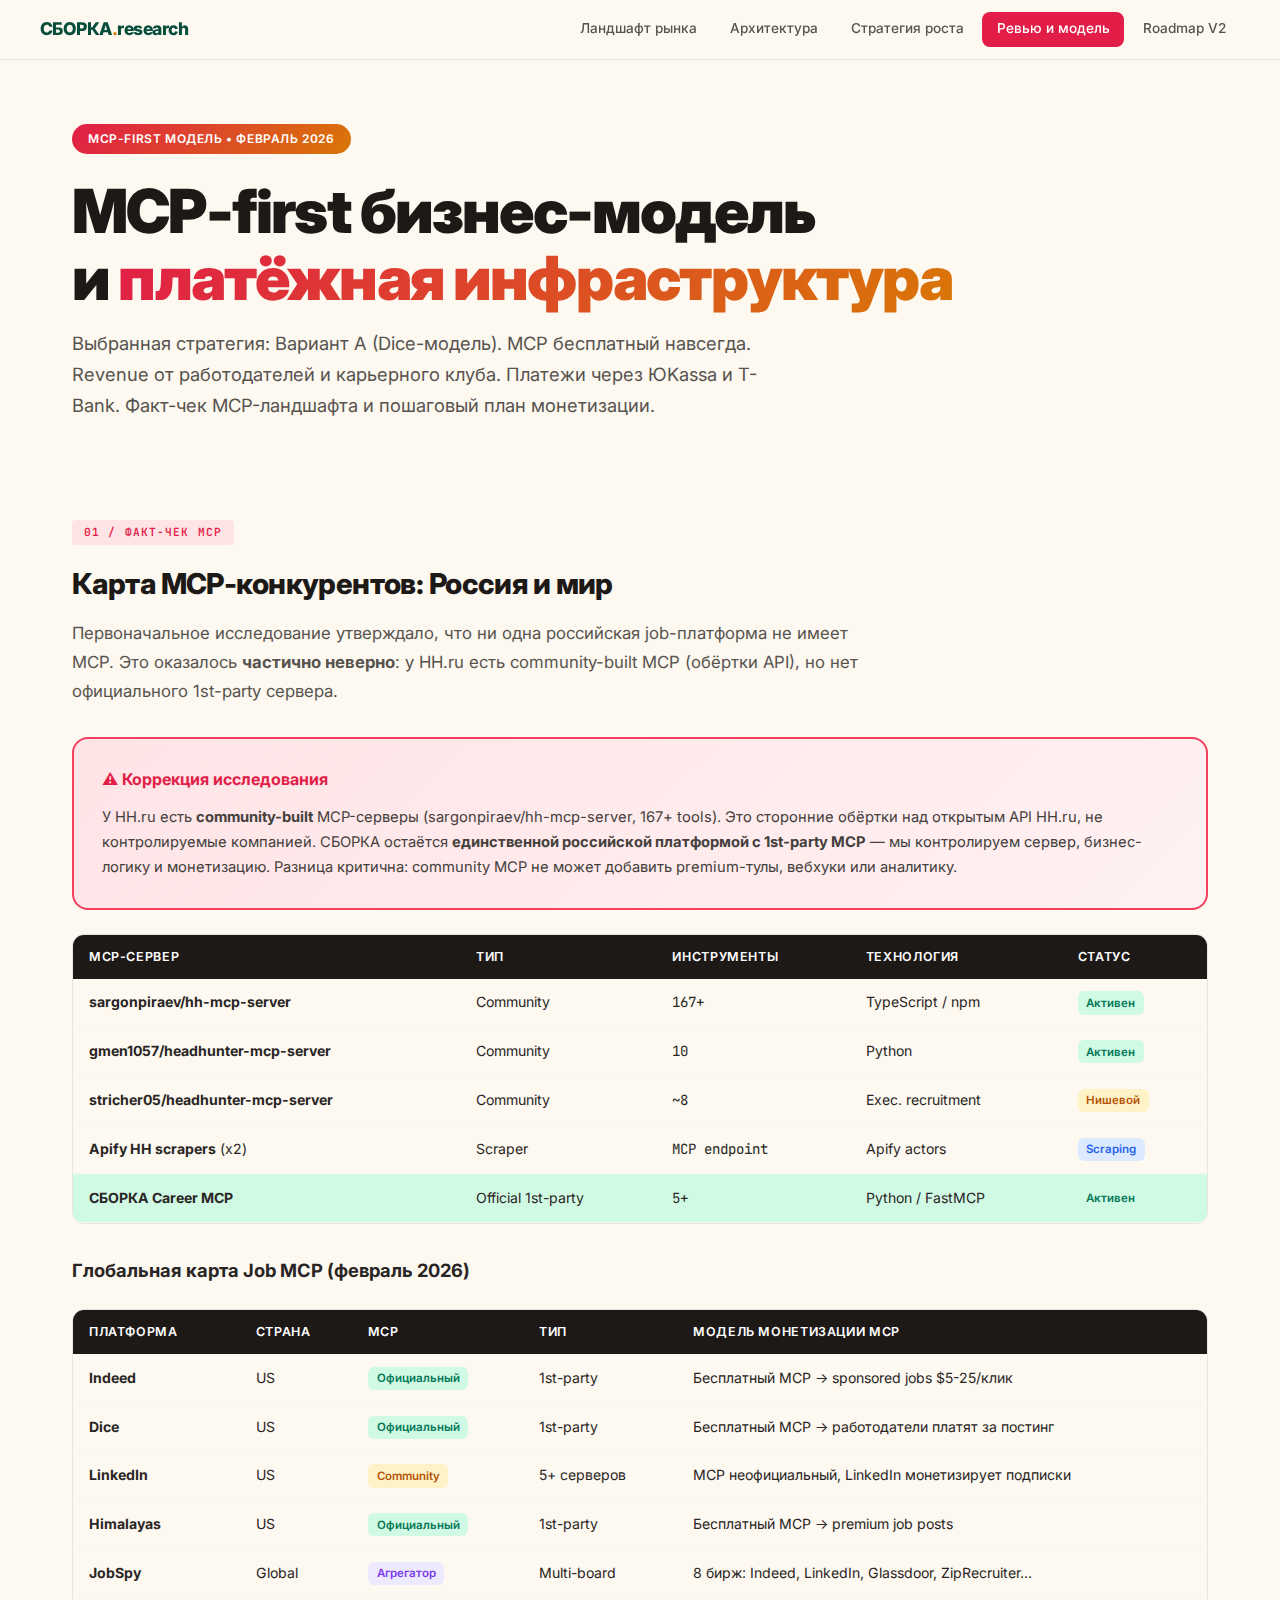
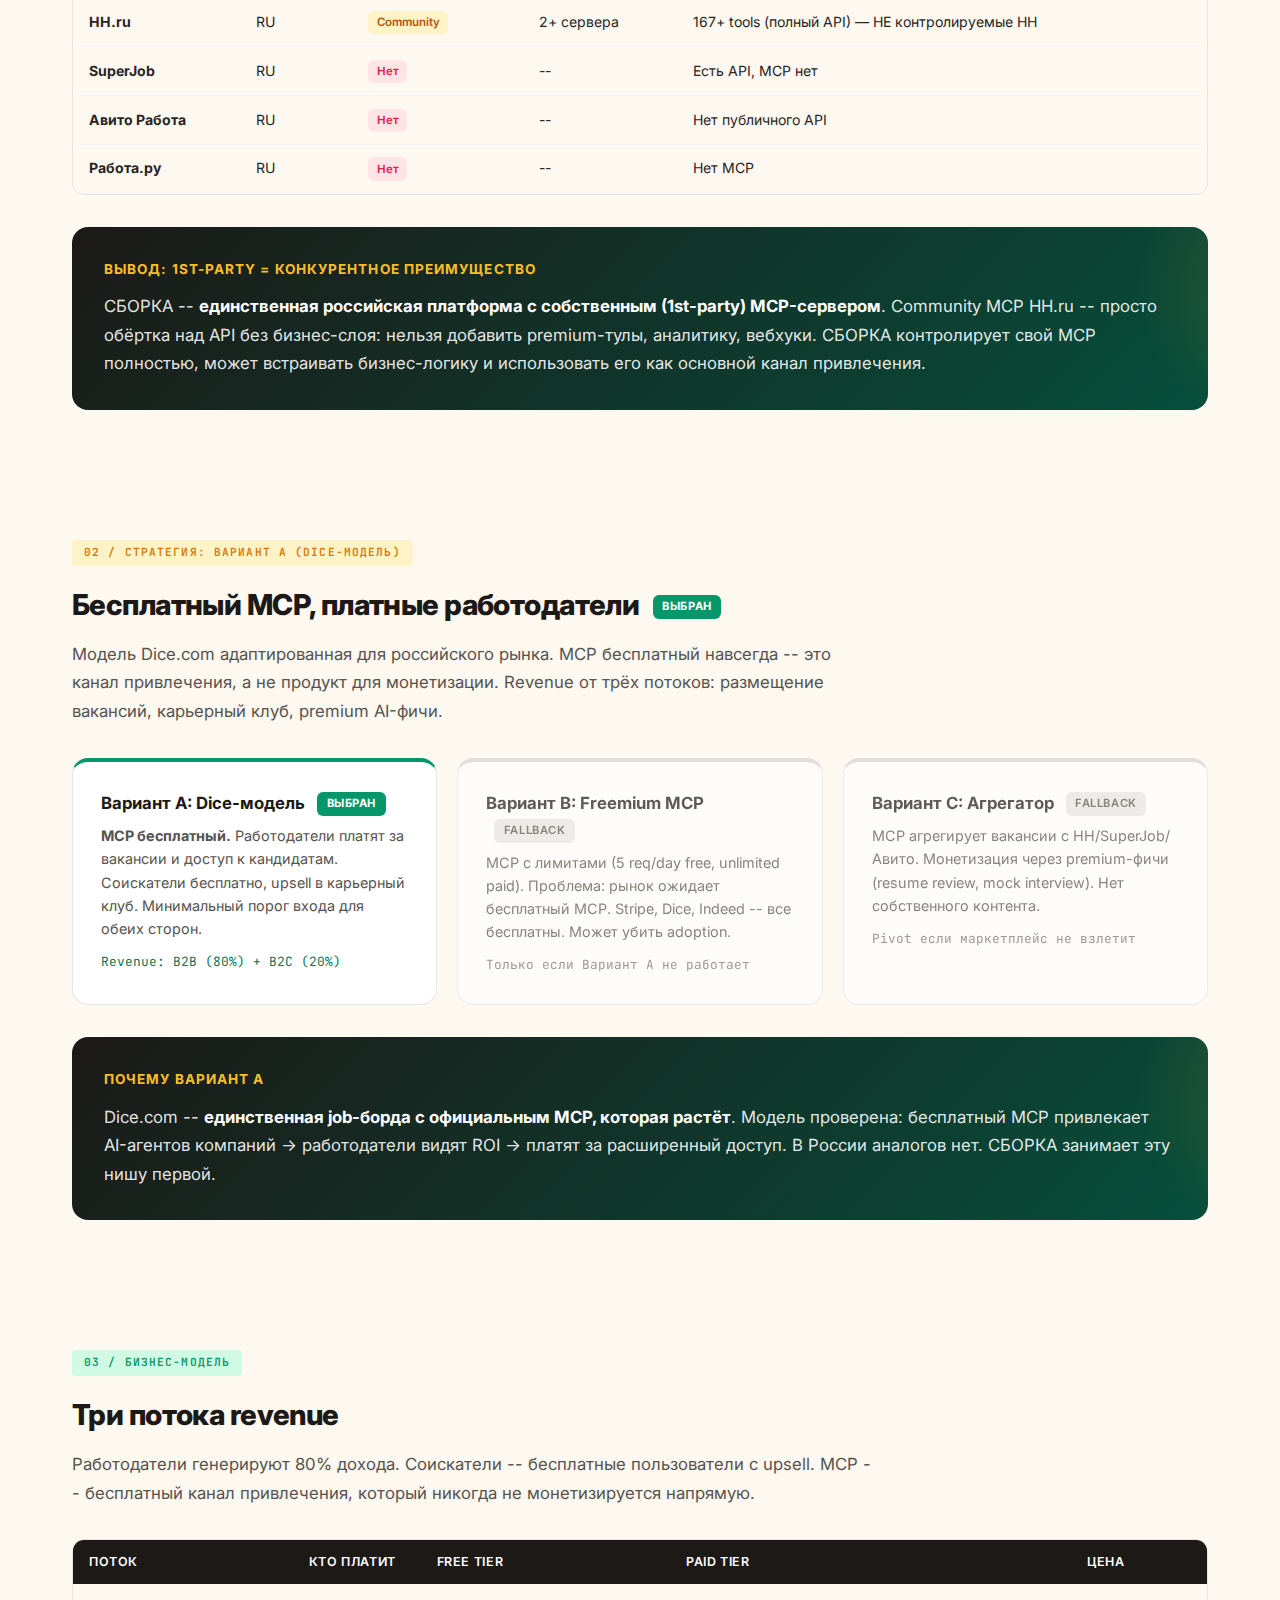
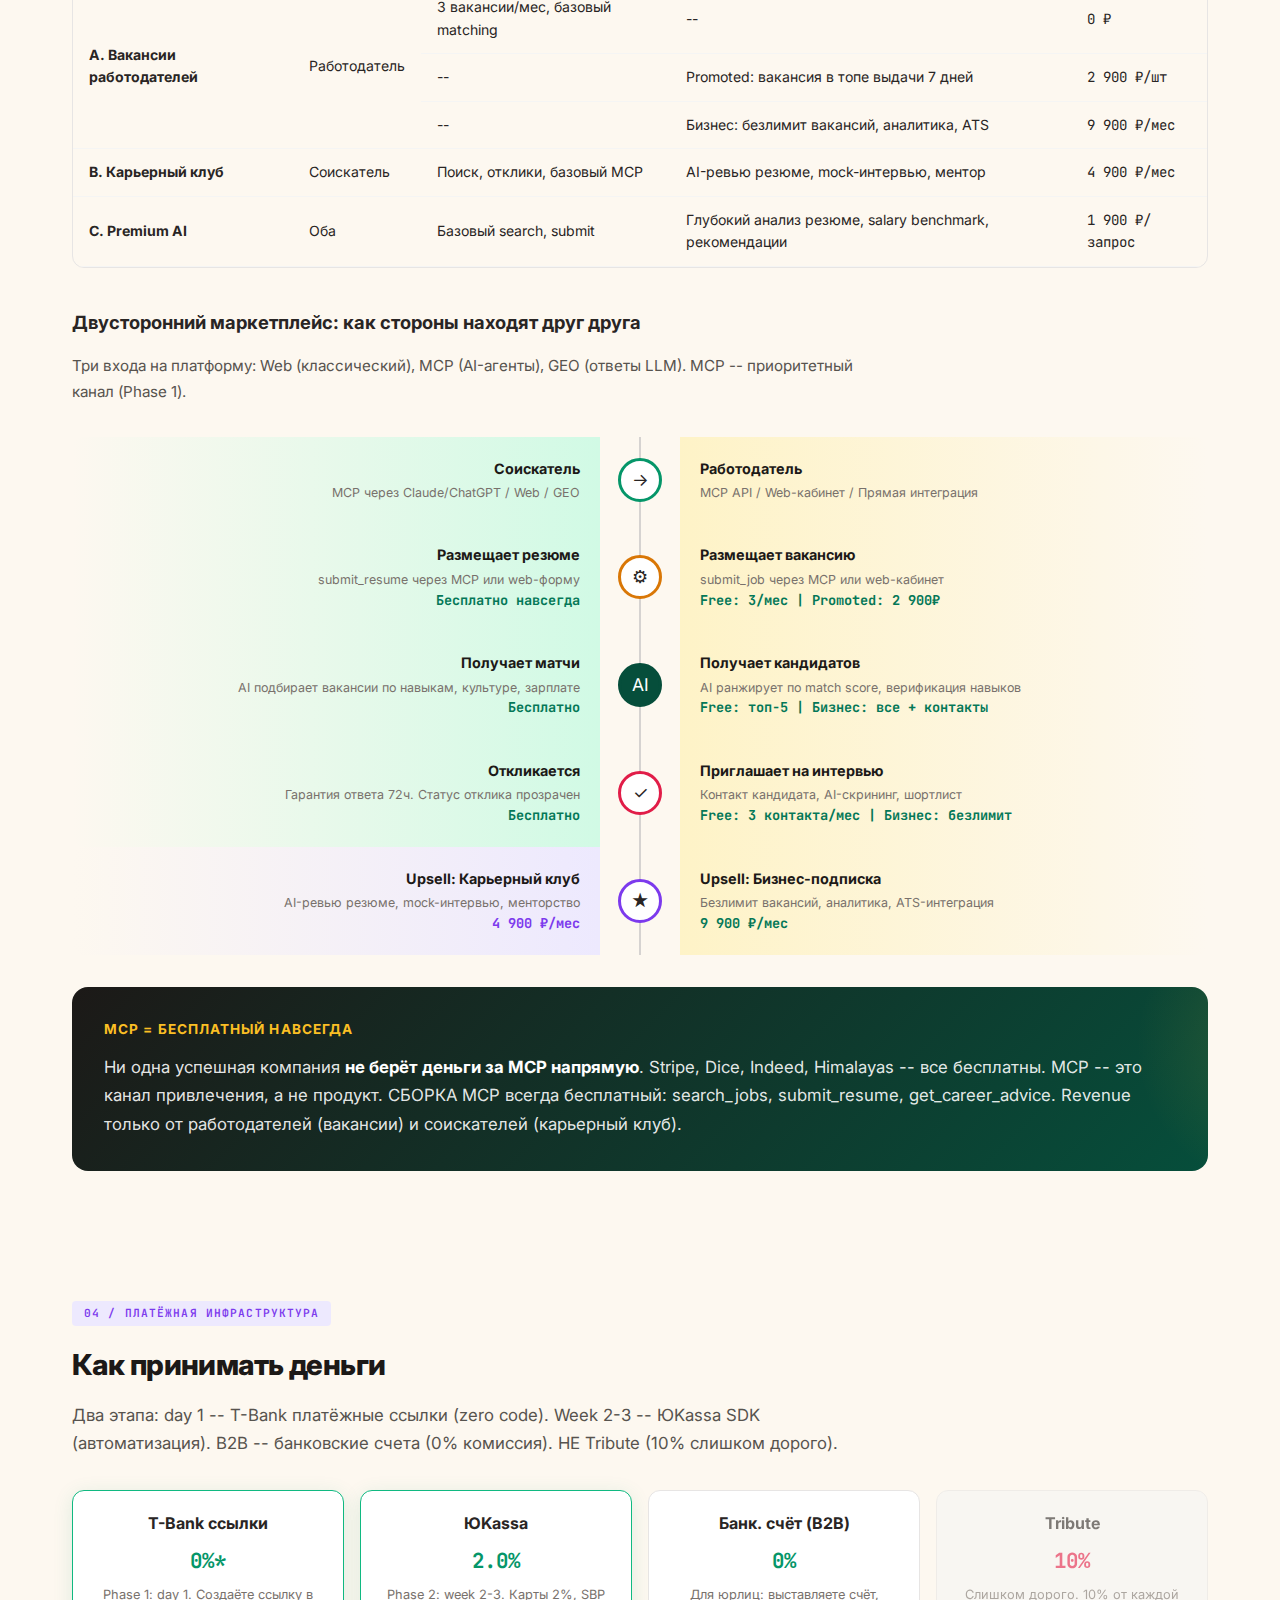
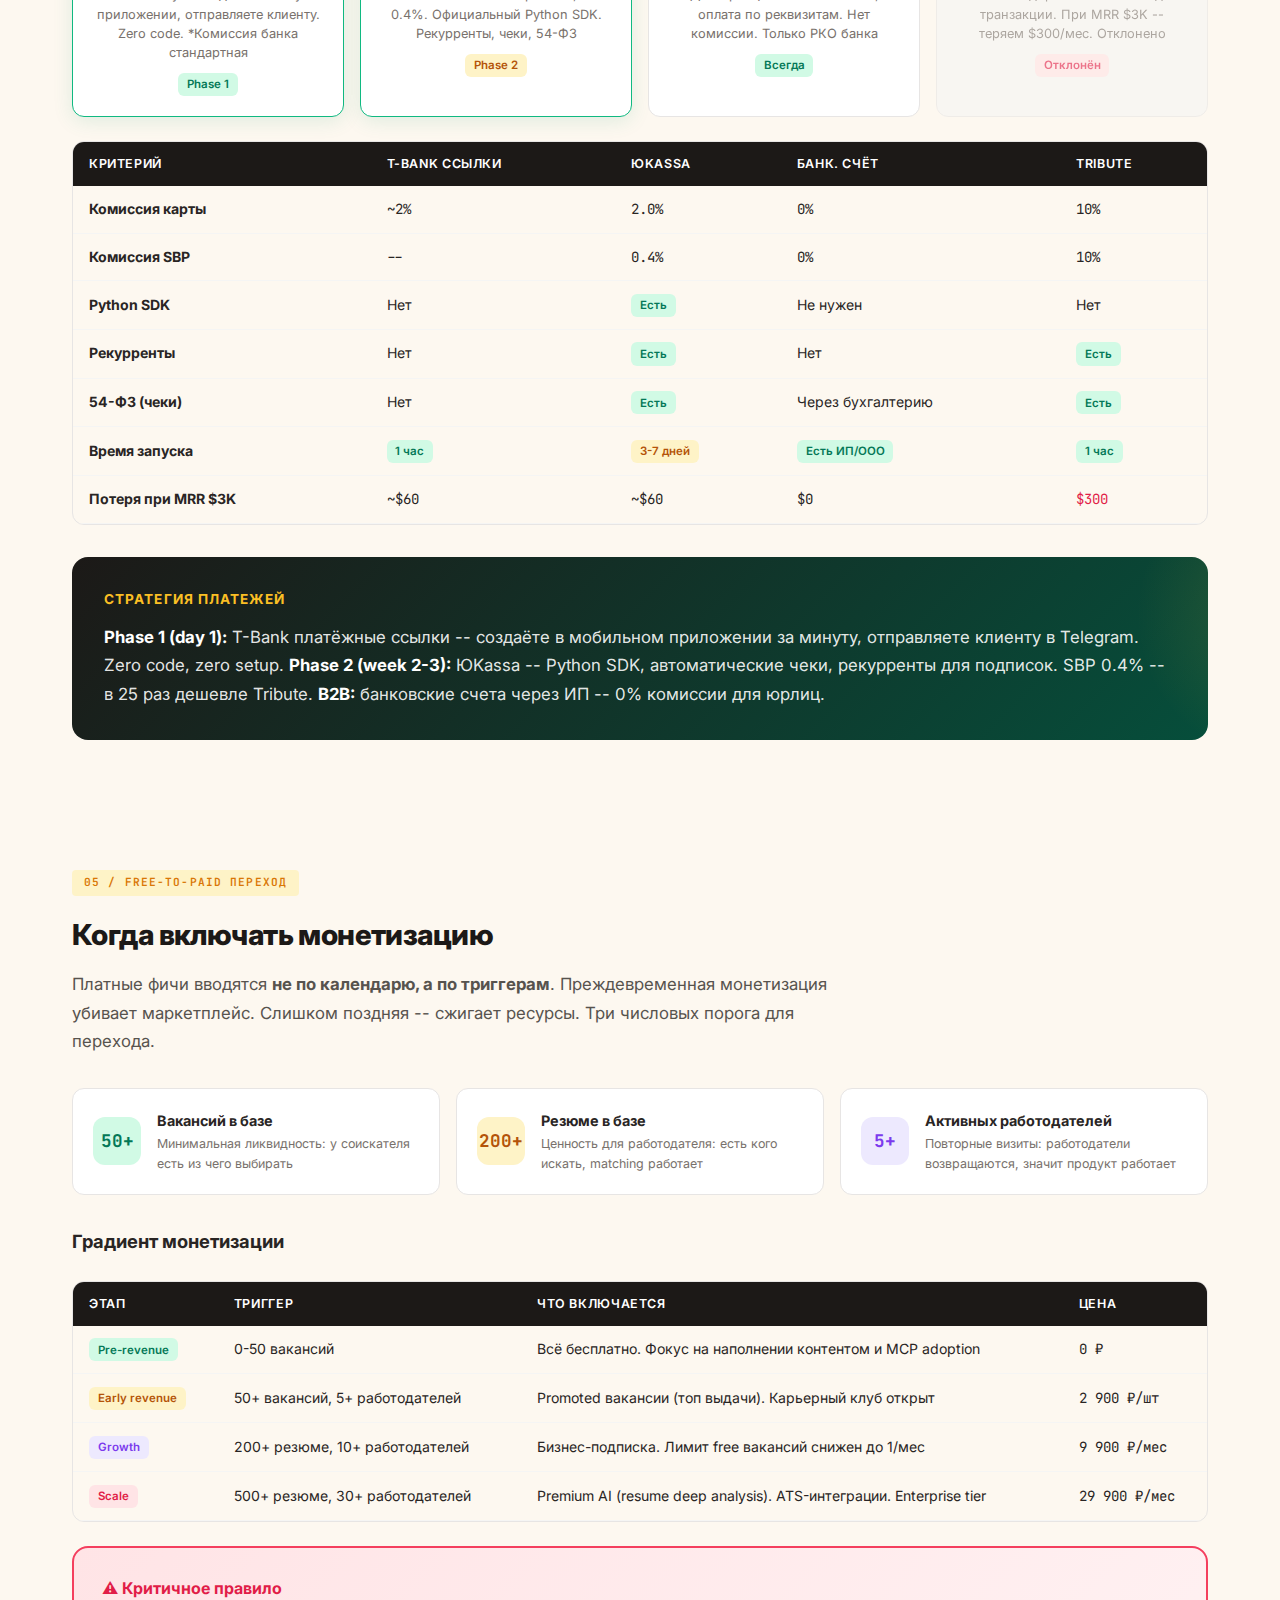
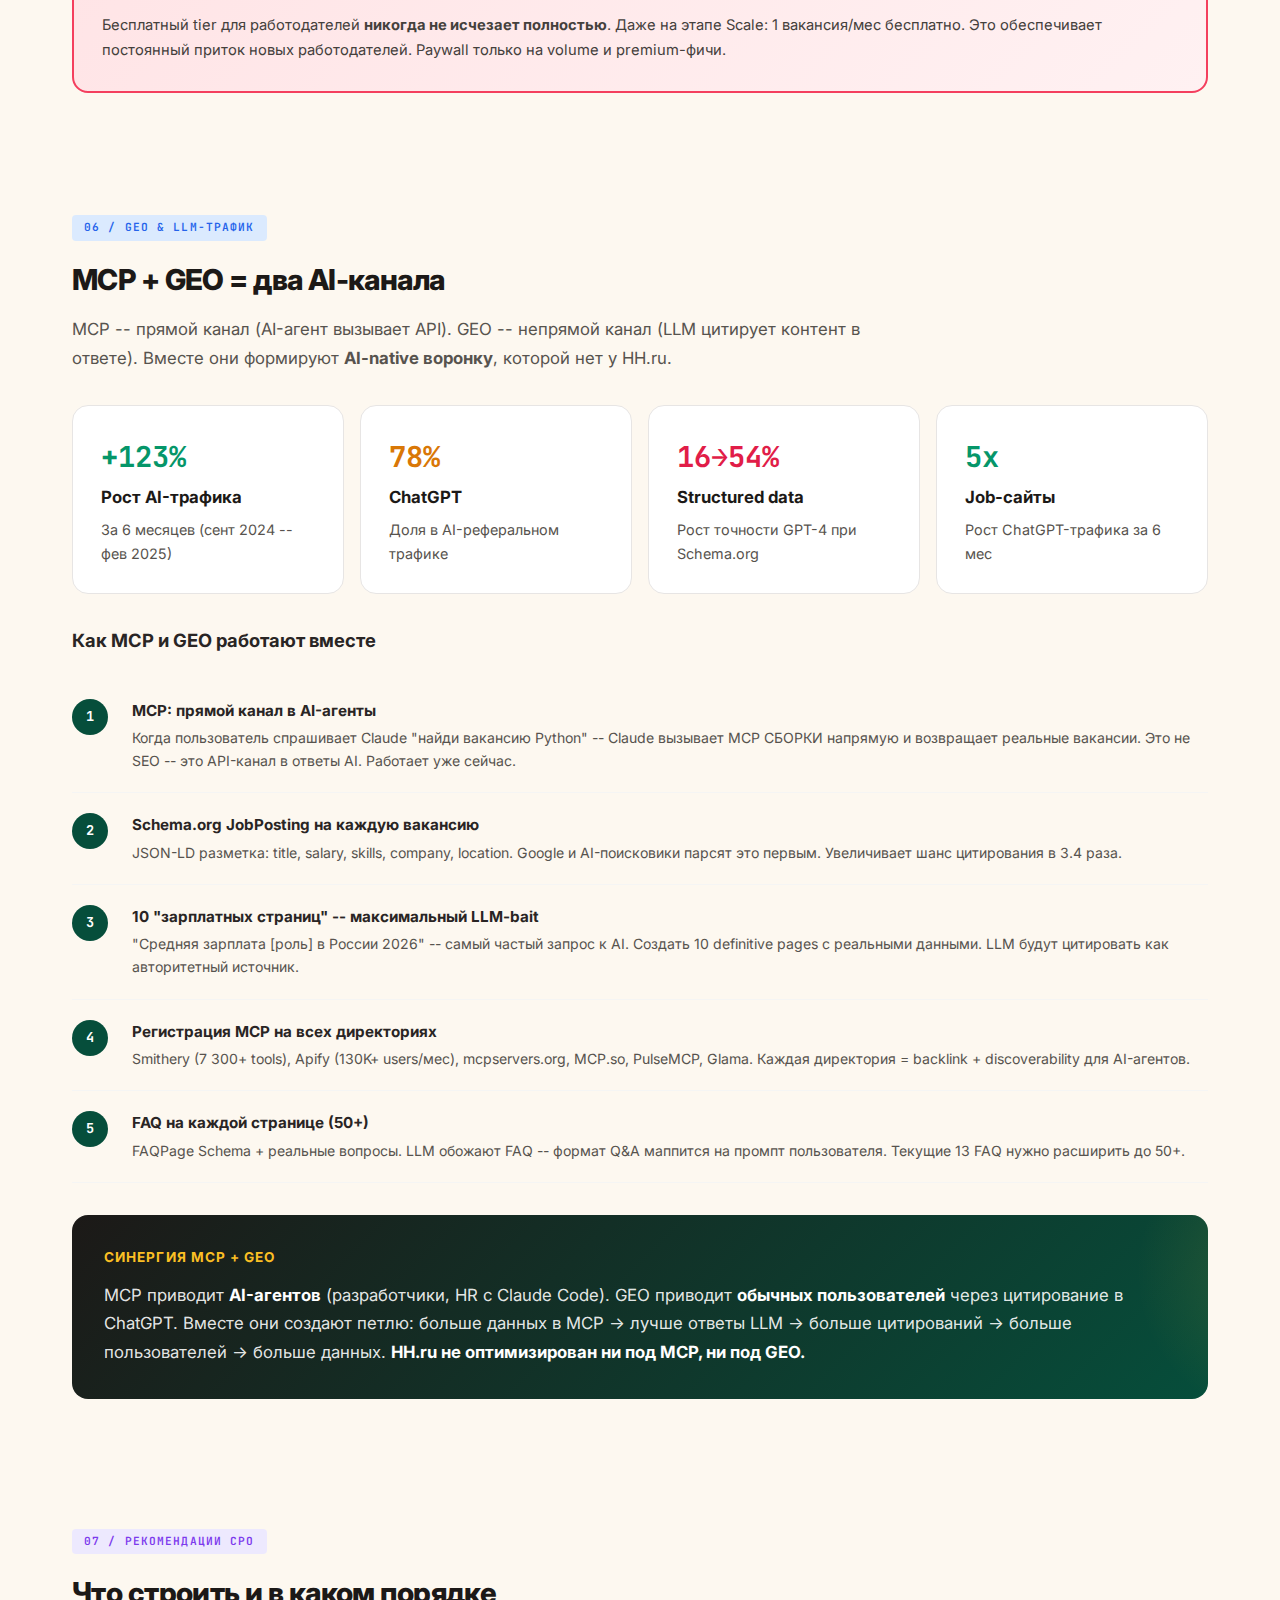
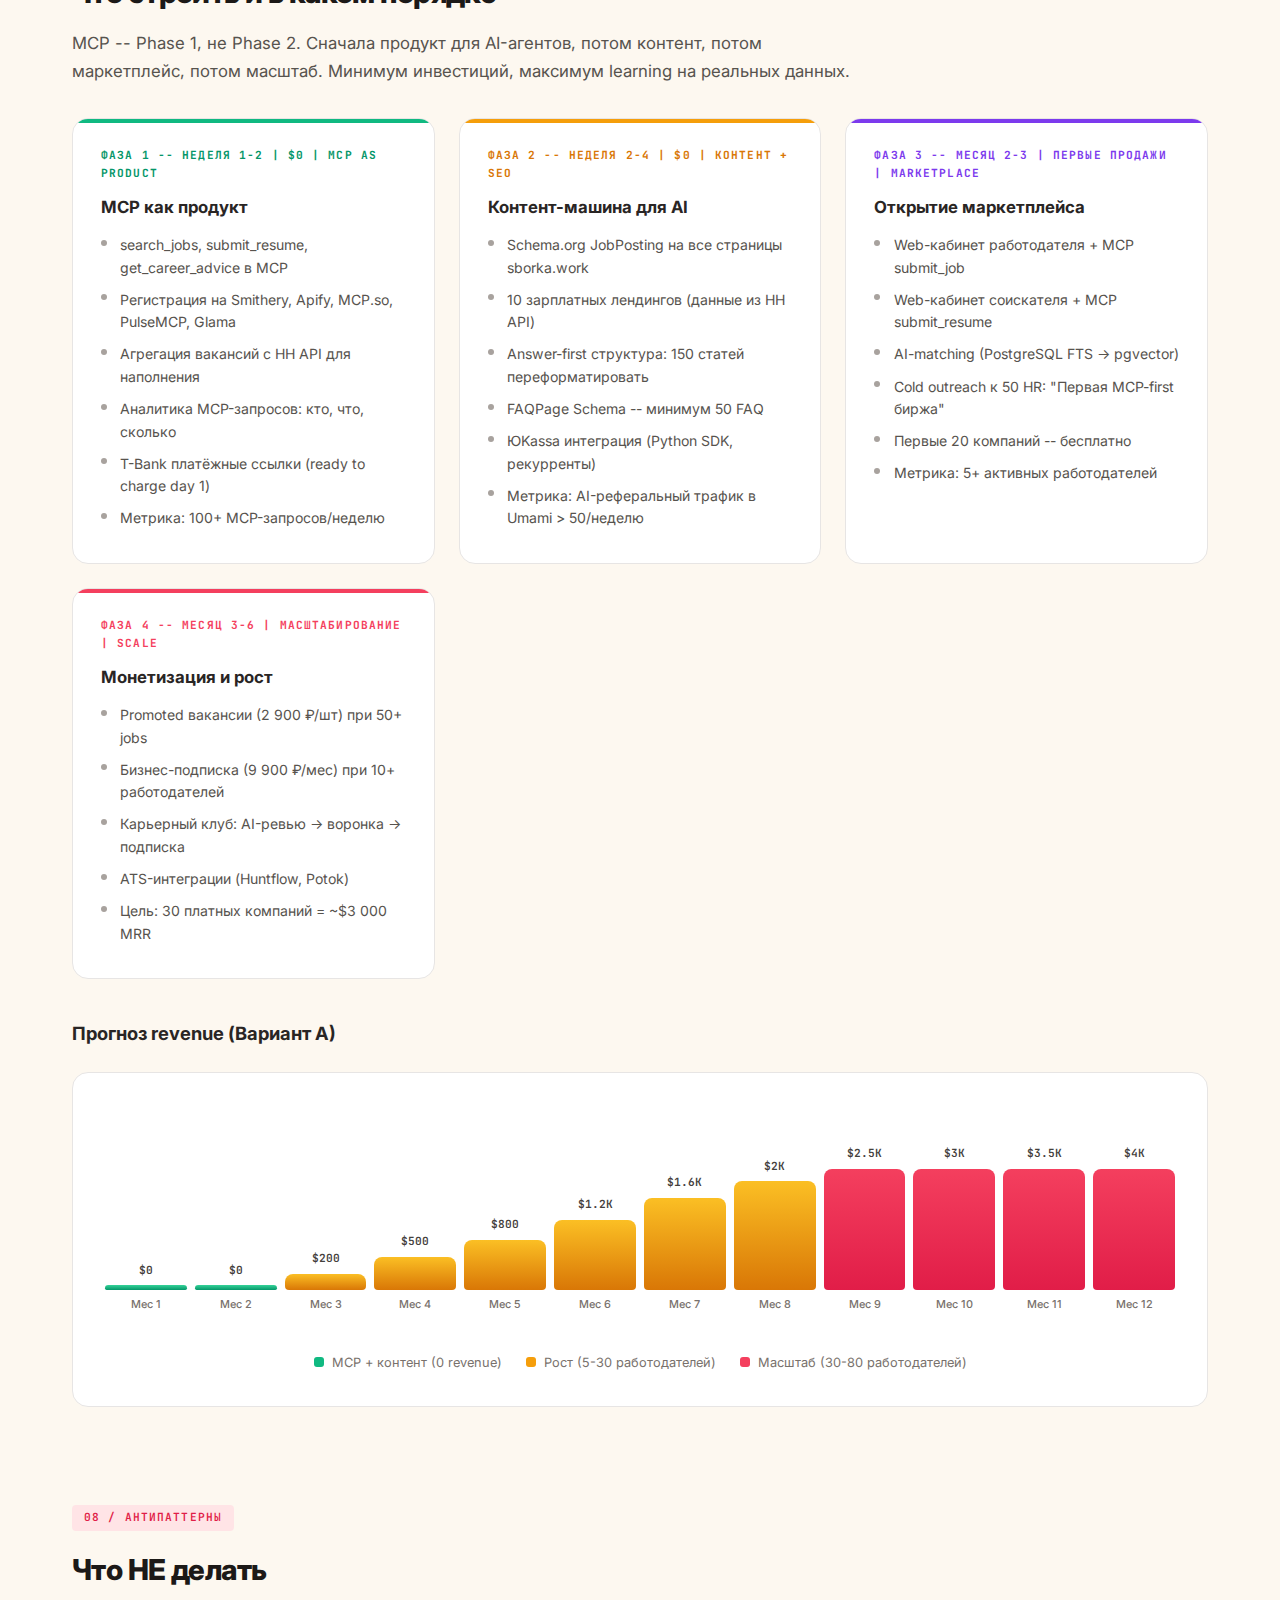
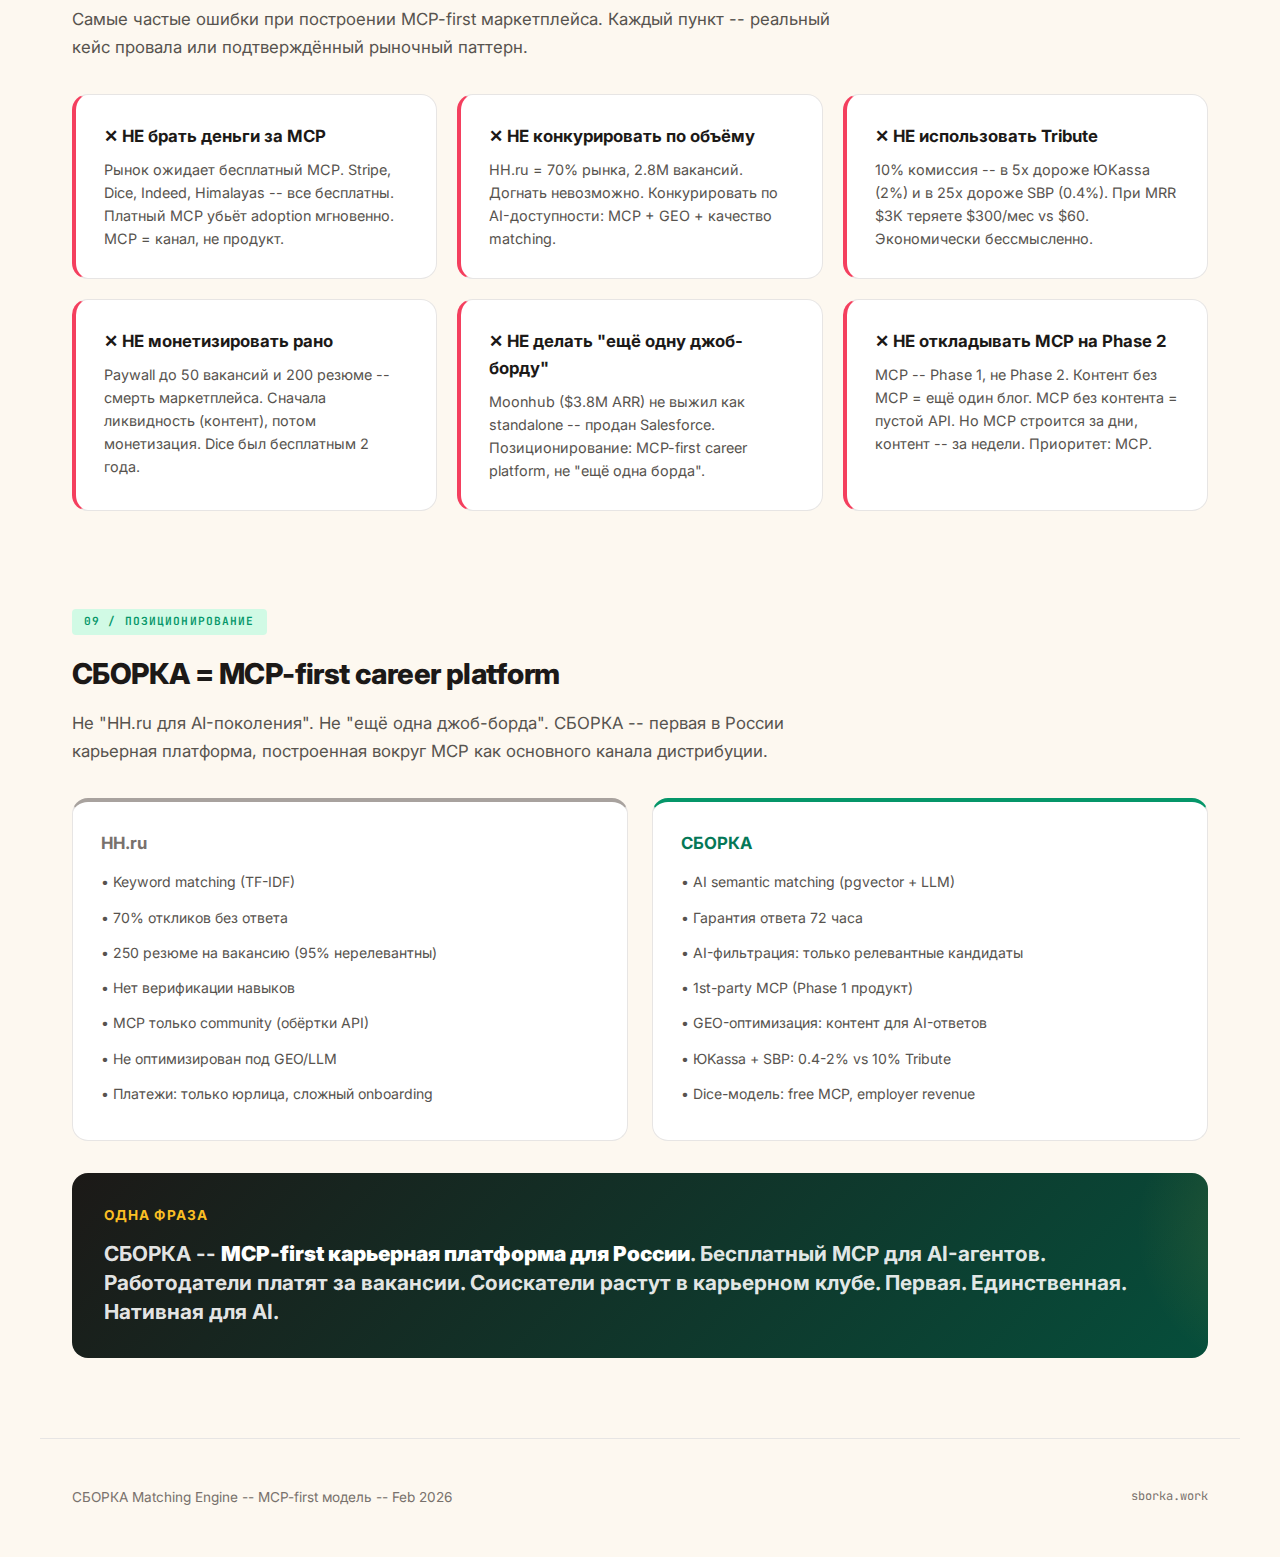
<file: review.html>
<!DOCTYPE html>
<html lang="ru">
<head>
<meta charset="UTF-8">
<meta name="viewport" content="width=device-width, initial-scale=1.0">
<title>СБОРКА Matching Engine — Ревью и MCP-first модель</title>
<link rel="preconnect" href="https://fonts.googleapis.com">
<link rel="preconnect" href="https://fonts.gstatic.com" crossorigin>
<link href="https://fonts.googleapis.com/css2?family=Inter:wght@300;400;500;600;700;800;900&family=JetBrains+Mono:wght@400;500;600;700&display=swap" rel="stylesheet">
<style>
:root {
  --emerald-900: #064e3b;
  --emerald-700: #047857;
  --emerald-600: #059669;
  --emerald-500: #10b981;
  --emerald-400: #34d399;
  --emerald-100: #d1fae5;
  --amber-900: #78350f;
  --amber-700: #b45309;
  --amber-600: #d97706;
  --amber-500: #f59e0b;
  --amber-400: #fbbf24;
  --amber-200: #fde68a;
  --amber-100: #fef3c7;
  --rose-600: #e11d48;
  --rose-500: #f43f5e;
  --rose-100: #ffe4e6;
  --violet-600: #7c3aed;
  --violet-100: #ede9fe;
  --blue-600: #2563eb;
  --blue-100: #dbeafe;
  --cream: #fffbeb;
  --ivory: #fefce8;
  --warm-white: #fdf8f0;
  --stone-900: #1c1917;
  --stone-800: #292524;
  --stone-700: #44403c;
  --stone-600: #57534e;
  --stone-500: #78716c;
  --stone-400: #a8a29e;
  --stone-300: #d6d3d1;
  --stone-200: #e7e5e4;
  --stone-100: #f5f5f4;
}

* { margin: 0; padding: 0; box-sizing: border-box; }

body {
  font-family: 'Inter', -apple-system, sans-serif;
  background: var(--warm-white);
  color: var(--stone-800);
  line-height: 1.6;
  -webkit-font-smoothing: antialiased;
}

.mono { font-family: 'JetBrains Mono', monospace; }

/* NAV */
nav {
  position: sticky;
  top: 0;
  z-index: 100;
  background: rgba(253, 248, 240, 0.85);
  backdrop-filter: blur(20px);
  border-bottom: 1px solid var(--stone-200);
  padding: 0.75rem 2rem;
}
nav .inner {
  max-width: 1200px;
  margin: 0 auto;
  display: flex;
  align-items: center;
  justify-content: space-between;
  flex-wrap: wrap;
  gap: 0.5rem;
}
nav .logo {
  font-weight: 800;
  font-size: 1.1rem;
  color: var(--emerald-900);
  text-decoration: none;
  letter-spacing: -0.03em;
}
nav .logo span { color: var(--amber-600); }
nav .links { display: flex; gap: 0.25rem; flex-wrap: wrap; }
nav .links a {
  padding: 0.4rem 0.9rem;
  border-radius: 8px;
  text-decoration: none;
  font-size: 0.85rem;
  font-weight: 500;
  color: var(--stone-600);
  transition: all 0.2s;
}
nav .links a:hover { background: var(--emerald-100); color: var(--emerald-700); }
nav .links a.active {
  background: var(--rose-600);
  color: white;
}

/* HERO */
.hero {
  max-width: 1200px;
  margin: 0 auto;
  padding: 4rem 2rem 3rem;
}
.hero .badge {
  display: inline-block;
  background: linear-gradient(135deg, var(--rose-600), var(--amber-600));
  color: white;
  padding: 0.35rem 1rem;
  border-radius: 100px;
  font-size: 0.75rem;
  font-weight: 600;
  letter-spacing: 0.05em;
  text-transform: uppercase;
  margin-bottom: 1.5rem;
}
.hero h1 {
  font-size: clamp(2.2rem, 5vw, 3.8rem);
  font-weight: 900;
  line-height: 1.1;
  letter-spacing: -0.03em;
  color: var(--stone-900);
  margin-bottom: 1rem;
}
.hero h1 em {
  font-style: normal;
  background: linear-gradient(135deg, var(--rose-600), var(--amber-600));
  -webkit-background-clip: text;
  -webkit-text-fill-color: transparent;
  background-clip: text;
}
.hero .subtitle {
  font-size: 1.15rem;
  color: var(--stone-600);
  max-width: 700px;
  line-height: 1.7;
}

/* SECTION */
section {
  max-width: 1200px;
  margin: 0 auto;
  padding: 3rem 2rem;
}
.section-label {
  display: inline-block;
  font-family: 'JetBrains Mono', monospace;
  font-size: 0.7rem;
  font-weight: 600;
  letter-spacing: 0.1em;
  text-transform: uppercase;
  color: var(--rose-600);
  background: var(--rose-100);
  padding: 0.25rem 0.75rem;
  border-radius: 4px;
  margin-bottom: 1rem;
}
.section-label.amber {
  color: var(--amber-600);
  background: var(--amber-100);
}
.section-label.emerald {
  color: var(--emerald-600);
  background: var(--emerald-100);
}
.section-label.violet {
  color: var(--violet-600);
  background: var(--violet-100);
}
.section-label.blue {
  color: var(--blue-600);
  background: var(--blue-100);
}
section h2 {
  font-size: 1.8rem;
  font-weight: 800;
  letter-spacing: -0.02em;
  color: var(--stone-900);
  margin-bottom: 0.75rem;
}
section > p {
  font-size: 1.05rem;
  color: var(--stone-600);
  max-width: 800px;
  margin-bottom: 2rem;
  line-height: 1.7;
}

/* GRIDS */
.grid-2 { display: grid; grid-template-columns: repeat(auto-fit, minmax(320px, 1fr)); gap: 1.5rem; }
.grid-3 { display: grid; grid-template-columns: repeat(auto-fit, minmax(280px, 1fr)); gap: 1.25rem; }
.grid-4 { display: grid; grid-template-columns: repeat(auto-fit, minmax(240px, 1fr)); gap: 1rem; }

/* CARDS */
.card {
  background: white;
  border: 1px solid var(--stone-200);
  border-radius: 16px;
  padding: 1.75rem;
  transition: all 0.3s;
}
.card:hover {
  border-color: var(--emerald-400);
  box-shadow: 0 8px 30px rgba(5, 150, 105, 0.08);
  transform: translateY(-2px);
}
.card .card-icon {
  width: 44px;
  height: 44px;
  border-radius: 12px;
  display: flex;
  align-items: center;
  justify-content: center;
  font-size: 1.3rem;
  margin-bottom: 1rem;
}
.card .card-icon.emerald { background: var(--emerald-100); }
.card .card-icon.amber { background: var(--amber-100); }
.card .card-icon.rose { background: var(--rose-100); }
.card .card-icon.violet { background: var(--violet-100); }
.card .card-icon.blue { background: var(--blue-100); }
.card .stat {
  font-family: 'JetBrains Mono', monospace;
  font-size: 1.8rem;
  font-weight: 700;
  margin-bottom: 0.25rem;
}
.card .stat.emerald { color: var(--emerald-600); }
.card .stat.amber { color: var(--amber-600); }
.card .stat.rose { color: var(--rose-600); }
.card h4 {
  font-size: 1.05rem;
  font-weight: 700;
  color: var(--stone-900);
  margin-bottom: 0.5rem;
}
.card p { font-size: 0.9rem; color: var(--stone-600); line-height: 1.6; }

/* TABLE */
.table-wrapper {
  overflow-x: auto;
  border-radius: 12px;
  border: 1px solid var(--stone-200);
  margin: 1.5rem 0;
}
table { width: 100%; border-collapse: collapse; font-size: 0.88rem; }
thead { background: var(--stone-900); color: white; }
th { padding: 0.75rem 1rem; text-align: left; font-weight: 600; font-size: 0.78rem; text-transform: uppercase; letter-spacing: 0.05em; }
td { padding: 0.75rem 1rem; border-bottom: 1px solid var(--stone-100); }
tr:hover { background: var(--stone-100); }
.tag {
  display: inline-block;
  padding: 0.15rem 0.55rem;
  border-radius: 6px;
  font-size: 0.72rem;
  font-weight: 600;
}
.tag.green { background: var(--emerald-100); color: var(--emerald-700); }
.tag.amber { background: var(--amber-100); color: var(--amber-700); }
.tag.red { background: var(--rose-100); color: var(--rose-600); }
.tag.blue { background: var(--blue-100); color: var(--blue-600); }
.tag.violet { background: var(--violet-100); color: var(--violet-600); }

/* INSIGHT */
.insight {
  background: linear-gradient(135deg, var(--stone-900), var(--emerald-900));
  border-radius: 16px;
  padding: 2rem;
  margin: 2rem 0;
  position: relative;
  overflow: hidden;
}
.insight::before {
  content: '';
  position: absolute;
  top: -50%;
  right: -20%;
  width: 300px;
  height: 300px;
  background: radial-gradient(circle, rgba(251,191,36,0.15) 0%, transparent 70%);
  pointer-events: none;
}
.insight h3 {
  color: var(--amber-400);
  font-size: 0.85rem;
  font-weight: 700;
  text-transform: uppercase;
  letter-spacing: 0.08em;
  margin-bottom: 0.75rem;
}
.insight p {
  color: rgba(255,255,255,0.9);
  font-size: 1.05rem;
  line-height: 1.7;
  position: relative;
}
.insight strong { color: white; }

/* CORRECTION BOX */
.correction {
  background: linear-gradient(135deg, var(--rose-100), #fff1f2);
  border: 2px solid var(--rose-500);
  border-radius: 16px;
  padding: 1.75rem;
  margin: 1.5rem 0;
}
.correction h3 {
  color: var(--rose-600);
  font-size: 1rem;
  font-weight: 700;
  margin-bottom: 0.75rem;
  display: flex;
  align-items: center;
  gap: 0.5rem;
}
.correction p { font-size: 0.92rem; color: var(--stone-700); line-height: 1.7; }

/* VERDICT */
.verdict {
  display: flex;
  align-items: center;
  gap: 1rem;
  padding: 1rem 1.5rem;
  border-radius: 12px;
  margin: 0.75rem 0;
}
.verdict.exists {
  background: var(--emerald-100);
  border-left: 4px solid var(--emerald-600);
}
.verdict.absent {
  background: var(--stone-100);
  border-left: 4px solid var(--stone-400);
}
.verdict .icon {
  font-size: 1.5rem;
  flex-shrink: 0;
}
.verdict .text { font-size: 0.9rem; line-height: 1.5; }
.verdict .text strong { color: var(--stone-900); }

/* FLOW DIAGRAM */
.flow-diagram {
  display: flex;
  flex-direction: column;
  gap: 0;
  margin: 2rem 0;
}
.flow-row {
  display: flex;
  align-items: stretch;
  gap: 0;
  min-height: 80px;
}
.flow-side {
  flex: 1;
  padding: 1.25rem;
  display: flex;
  flex-direction: column;
  justify-content: center;
}
.flow-side.left {
  text-align: right;
  background: linear-gradient(90deg, transparent 0%, var(--emerald-100) 100%);
  border-radius: 12px 0 0 12px;
}
.flow-side.right {
  text-align: left;
  background: linear-gradient(90deg, var(--amber-100) 0%, transparent 100%);
  border-radius: 0 12px 12px 0;
}
.flow-center {
  width: 80px;
  display: flex;
  flex-direction: column;
  align-items: center;
  justify-content: center;
  position: relative;
  flex-shrink: 0;
}
.flow-center::before {
  content: '';
  position: absolute;
  top: 0;
  bottom: 0;
  width: 2px;
  background: var(--stone-300);
}
.flow-node {
  width: 44px;
  height: 44px;
  border-radius: 50%;
  background: white;
  border: 3px solid var(--emerald-600);
  display: flex;
  align-items: center;
  justify-content: center;
  font-size: 1.1rem;
  position: relative;
  z-index: 2;
}
.flow-node.amber { border-color: var(--amber-600); }
.flow-node.rose { border-color: var(--rose-600); }
.flow-side h4 { font-size: 0.9rem; font-weight: 700; color: var(--stone-900); margin-bottom: 0.2rem; }
.flow-side p { font-size: 0.78rem; color: var(--stone-500); }
.flow-side .price { font-family: 'JetBrains Mono', monospace; font-size: 0.85rem; font-weight: 700; color: var(--emerald-700); }

/* PHASE CARDS */
.phase-card {
  background: white;
  border: 1px solid var(--stone-200);
  border-radius: 16px;
  padding: 1.75rem;
  position: relative;
  overflow: hidden;
}
.phase-card::before {
  content: '';
  position: absolute;
  top: 0;
  left: 0;
  right: 0;
  height: 4px;
}
.phase-card.p1::before { background: var(--emerald-500); }
.phase-card.p2::before { background: var(--amber-500); }
.phase-card.p3::before { background: var(--violet-600); }
.phase-card.p4::before { background: var(--rose-500); }
.phase-card .phase-num {
  font-family: 'JetBrains Mono', monospace;
  font-size: 0.7rem;
  font-weight: 700;
  text-transform: uppercase;
  letter-spacing: 0.1em;
  margin-bottom: 0.75rem;
}
.phase-card.p1 .phase-num { color: var(--emerald-600); }
.phase-card.p2 .phase-num { color: var(--amber-600); }
.phase-card.p3 .phase-num { color: var(--violet-600); }
.phase-card.p4 .phase-num { color: var(--rose-500); }
.phase-card h4 { font-size: 1.05rem; font-weight: 700; margin-bottom: 0.5rem; }
.phase-card ul { list-style: none; padding: 0; }
.phase-card li {
  padding: 0.3rem 0;
  padding-left: 1.2rem;
  position: relative;
  font-size: 0.88rem;
  color: var(--stone-600);
}
.phase-card li::before {
  content: '';
  position: absolute;
  left: 0;
  top: 0.65rem;
  width: 6px;
  height: 6px;
  border-radius: 50%;
  background: var(--stone-400);
}

/* BAR CHART */
.revenue-bar {
  display: flex;
  align-items: flex-end;
  gap: 0.5rem;
  height: 200px;
  padding: 1rem 0;
  margin: 1.5rem 0;
}
.bar-item {
  flex: 1;
  display: flex;
  flex-direction: column;
  align-items: center;
  gap: 0.35rem;
  height: 100%;
  justify-content: flex-end;
}
.bar-fill {
  width: 100%;
  border-radius: 8px 8px 4px 4px;
  transition: height 0.5s;
  min-height: 4px;
  position: relative;
}
.bar-fill.emerald { background: linear-gradient(180deg, var(--emerald-400), var(--emerald-600)); }
.bar-fill.amber { background: linear-gradient(180deg, var(--amber-400), var(--amber-600)); }
.bar-fill.rose { background: linear-gradient(180deg, var(--rose-500), var(--rose-600)); }

.bar-label {
  font-size: 0.68rem;
  color: var(--stone-500);
  text-align: center;
  font-weight: 500;
}
.bar-value {
  font-family: 'JetBrains Mono', monospace;
  font-size: 0.7rem;
  font-weight: 600;
  color: var(--stone-700);
}

/* GEO SECTION */
.geo-step {
  display: flex;
  gap: 1.5rem;
  align-items: flex-start;
  padding: 1.25rem 0;
  border-bottom: 1px solid var(--stone-100);
}
.geo-step:last-child { border-bottom: none; }
.geo-num {
  width: 36px;
  height: 36px;
  border-radius: 50%;
  background: var(--emerald-900);
  color: white;
  display: flex;
  align-items: center;
  justify-content: center;
  font-family: 'JetBrains Mono', monospace;
  font-weight: 700;
  font-size: 0.85rem;
  flex-shrink: 0;
}
.geo-step h4 { font-size: 0.95rem; font-weight: 700; margin-bottom: 0.25rem; }
.geo-step p { font-size: 0.88rem; color: var(--stone-600); }

/* CHOSEN BADGE */
.chosen {
  display: inline-block;
  background: var(--emerald-600);
  color: white;
  padding: 0.2rem 0.6rem;
  border-radius: 6px;
  font-size: 0.7rem;
  font-weight: 700;
  letter-spacing: 0.05em;
  text-transform: uppercase;
  margin-left: 0.5rem;
  vertical-align: middle;
}
.fallback {
  display: inline-block;
  background: var(--stone-200);
  color: var(--stone-600);
  padding: 0.2rem 0.6rem;
  border-radius: 6px;
  font-size: 0.7rem;
  font-weight: 600;
  letter-spacing: 0.05em;
  text-transform: uppercase;
  margin-left: 0.5rem;
  vertical-align: middle;
}

/* PAYMENT COMPARISON */
.pay-compare {
  display: grid;
  grid-template-columns: repeat(auto-fit, minmax(200px, 1fr));
  gap: 1rem;
  margin: 1.5rem 0;
}
.pay-card {
  background: white;
  border: 1px solid var(--stone-200);
  border-radius: 12px;
  padding: 1.25rem;
  text-align: center;
  transition: all 0.3s;
}
.pay-card.recommended {
  border-color: var(--emerald-500);
  box-shadow: 0 4px 20px rgba(5, 150, 105, 0.12);
}
.pay-card.rejected {
  opacity: 0.6;
  background: var(--stone-100);
}
.pay-card .pay-name {
  font-weight: 700;
  font-size: 1rem;
  margin-bottom: 0.25rem;
}
.pay-card .pay-fee {
  font-family: 'JetBrains Mono', monospace;
  font-size: 1.3rem;
  font-weight: 700;
  margin: 0.5rem 0;
}
.pay-card .pay-fee.good { color: var(--emerald-600); }
.pay-card .pay-fee.bad { color: var(--rose-600); }
.pay-card .pay-note {
  font-size: 0.8rem;
  color: var(--stone-500);
  line-height: 1.5;
}

/* TRIGGER */
.trigger-list {
  display: grid;
  grid-template-columns: repeat(auto-fit, minmax(220px, 1fr));
  gap: 1rem;
  margin: 1.5rem 0;
}
.trigger-item {
  background: white;
  border: 1px solid var(--stone-200);
  border-radius: 12px;
  padding: 1.25rem;
  display: flex;
  align-items: center;
  gap: 1rem;
}
.trigger-icon {
  width: 48px;
  height: 48px;
  border-radius: 12px;
  display: flex;
  align-items: center;
  justify-content: center;
  font-family: 'JetBrains Mono', monospace;
  font-size: 1.1rem;
  font-weight: 700;
  flex-shrink: 0;
}
.trigger-icon.emerald { background: var(--emerald-100); color: var(--emerald-700); }
.trigger-icon.amber { background: var(--amber-100); color: var(--amber-700); }
.trigger-icon.violet { background: var(--violet-100); color: var(--violet-600); }
.trigger-item h4 { font-size: 0.9rem; font-weight: 700; margin-bottom: 0.15rem; }
.trigger-item p { font-size: 0.78rem; color: var(--stone-500); }

/* FOOTER */
footer {
  max-width: 1200px;
  margin: 0 auto;
  padding: 3rem 2rem;
  display: flex;
  justify-content: space-between;
  flex-wrap: wrap;
  gap: 1rem;
  color: var(--stone-500);
  font-size: 0.85rem;
  border-top: 1px solid var(--stone-200);
}

@media (max-width: 768px) {
  .hero { padding: 2.5rem 1.25rem 2rem; }
  section { padding: 2rem 1.25rem; }
  nav { padding: 0.75rem 1rem; }
  .flow-row { flex-direction: column; }
  .flow-side.left { text-align: left; border-radius: 12px; background: var(--emerald-100); }
  .flow-side.right { border-radius: 12px; background: var(--amber-100); }
  .flow-center { width: auto; height: 40px; flex-direction: row; }
  .flow-center::before { width: 100%; height: 2px; top: 50%; }
}
</style>
</head>
<body>

<nav>
  <div class="inner">
    <a href="index.html" class="logo">СБОРКА<span>.</span>research</a>
    <div class="links">
      <a href="index.html">Ландшафт рынка</a>
      <a href="architecture.html">Архитектура</a>
      <a href="growth.html">Стратегия роста</a>
      <a href="review.html" class="active">Ревью и модель</a>
      <a href="roadmap-v2.html">Roadmap V2</a>
    </div>
  </div>
</nav>

<!-- HERO -->
<div class="hero">
  <div class="badge">MCP-first модель &bull; Февраль 2026</div>
  <h1>MCP-first бизнес-модель<br>и <em>платёжная инфраструктура</em></h1>
  <p class="subtitle">Выбранная стратегия: Вариант A (Dice-модель). MCP бесплатный навсегда. Revenue от работодателей и карьерного клуба. Платежи через ЮKassa и T-Bank. Факт-чек MCP-ландшафта и пошаговый план монетизации.</p>
</div>

<!-- SECTION 1: MCP FACT-CHECK -->
<section>
  <span class="section-label">01 / Факт-чек MCP</span>
  <h2>Карта MCP-конкурентов: Россия и мир</h2>
  <p>Первоначальное исследование утверждало, что ни одна российская job-платформа не имеет MCP. Это оказалось <strong>частично неверно</strong>: у HH.ru есть community-built MCP (обёртки API), но нет официального 1st-party сервера.</p>

  <div class="correction">
    <h3>&#9888; Коррекция исследования</h3>
    <p>У HH.ru есть <strong>community-built</strong> MCP-серверы (sargonpiraev/hh-mcp-server, 167+ tools). Это сторонние обёртки над открытым API HH.ru, не контролируемые компанией. СБОРКА остаётся <strong>единственной российской платформой с 1st-party MCP</strong> — мы контролируем сервер, бизнес-логику и монетизацию. Разница критична: community MCP не может добавить premium-тулы, вебхуки или аналитику.</p>
  </div>

  <div class="table-wrapper">
    <table>
      <thead>
        <tr>
          <th>MCP-сервер</th>
          <th>Тип</th>
          <th>Инструменты</th>
          <th>Технология</th>
          <th>Статус</th>
        </tr>
      </thead>
      <tbody>
        <tr>
          <td><strong>sargonpiraev/hh-mcp-server</strong></td>
          <td>Community</td>
          <td><span class="mono">167+</span></td>
          <td>TypeScript / npm</td>
          <td><span class="tag green">Активен</span></td>
        </tr>
        <tr>
          <td><strong>gmen1057/headhunter-mcp-server</strong></td>
          <td>Community</td>
          <td><span class="mono">10</span></td>
          <td>Python</td>
          <td><span class="tag green">Активен</span></td>
        </tr>
        <tr>
          <td><strong>stricher05/headhunter-mcp-server</strong></td>
          <td>Community</td>
          <td><span class="mono">~8</span></td>
          <td>Exec. recruitment</td>
          <td><span class="tag amber">Нишевой</span></td>
        </tr>
        <tr>
          <td><strong>Apify HH scrapers</strong> (x2)</td>
          <td>Scraper</td>
          <td><span class="mono">MCP endpoint</span></td>
          <td>Apify actors</td>
          <td><span class="tag blue">Scraping</span></td>
        </tr>
        <tr style="background: var(--emerald-100);">
          <td><strong>СБОРКА Career MCP</strong></td>
          <td>Official 1st-party</td>
          <td><span class="mono">5+</span></td>
          <td>Python / FastMCP</td>
          <td><span class="tag green">Активен</span></td>
        </tr>
      </tbody>
    </table>
  </div>

  <h3 style="margin: 2rem 0 1rem; font-size: 1.15rem;">Глобальная карта Job MCP (февраль 2026)</h3>

  <div class="table-wrapper">
    <table>
      <thead>
        <tr>
          <th>Платформа</th>
          <th>Страна</th>
          <th>MCP</th>
          <th>Тип</th>
          <th>Модель монетизации MCP</th>
        </tr>
      </thead>
      <tbody>
        <tr>
          <td><strong>Indeed</strong></td>
          <td>US</td>
          <td><span class="tag green">Официальный</span></td>
          <td>1st-party</td>
          <td>Бесплатный MCP &#8594; sponsored jobs $5-25/клик</td>
        </tr>
        <tr>
          <td><strong>Dice</strong></td>
          <td>US</td>
          <td><span class="tag green">Официальный</span></td>
          <td>1st-party</td>
          <td>Бесплатный MCP &#8594; работодатели платят за постинг</td>
        </tr>
        <tr>
          <td><strong>LinkedIn</strong></td>
          <td>US</td>
          <td><span class="tag amber">Community</span></td>
          <td>5+ серверов</td>
          <td>MCP неофициальный, LinkedIn монетизирует подписки</td>
        </tr>
        <tr>
          <td><strong>Himalayas</strong></td>
          <td>US</td>
          <td><span class="tag green">Официальный</span></td>
          <td>1st-party</td>
          <td>Бесплатный MCP &#8594; premium job posts</td>
        </tr>
        <tr>
          <td><strong>JobSpy</strong></td>
          <td>Global</td>
          <td><span class="tag violet">Агрегатор</span></td>
          <td>Multi-board</td>
          <td>8 бирж: Indeed, LinkedIn, Glassdoor, ZipRecruiter...</td>
        </tr>
        <tr>
          <td><strong>HH.ru</strong></td>
          <td>RU</td>
          <td><span class="tag amber">Community</span></td>
          <td>2+ сервера</td>
          <td>167+ tools (полный API) — НЕ контролируемые HH</td>
        </tr>
        <tr>
          <td><strong>SuperJob</strong></td>
          <td>RU</td>
          <td><span class="tag red">Нет</span></td>
          <td>--</td>
          <td>Есть API, MCP нет</td>
        </tr>
        <tr>
          <td><strong>Авито Работа</strong></td>
          <td>RU</td>
          <td><span class="tag red">Нет</span></td>
          <td>--</td>
          <td>Нет публичного API</td>
        </tr>
        <tr>
          <td><strong>Работа.ру</strong></td>
          <td>RU</td>
          <td><span class="tag red">Нет</span></td>
          <td>--</td>
          <td>Нет MCP</td>
        </tr>
      </tbody>
    </table>
  </div>

  <div class="insight">
    <h3>Вывод: 1st-party = конкурентное преимущество</h3>
    <p>СБОРКА -- <strong>единственная российская платформа с собственным (1st-party) MCP-сервером</strong>. Community MCP HH.ru -- просто обёртка над API без бизнес-слоя: нельзя добавить premium-тулы, аналитику, вебхуки. СБОРКА контролирует свой MCP полностью, может встраивать бизнес-логику и использовать его как основной канал привлечения.</p>
  </div>
</section>

<!-- SECTION 2: STRATEGY VARIANT A -->
<section>
  <span class="section-label amber">02 / Стратегия: Вариант A (Dice-модель)</span>
  <h2>Бесплатный MCP, платные работодатели <span class="chosen">Выбран</span></h2>
  <p>Модель Dice.com адаптированная для российского рынка. MCP бесплатный навсегда -- это канал привлечения, а не продукт для монетизации. Revenue от трёх потоков: размещение вакансий, карьерный клуб, premium AI-фичи.</p>

  <div class="grid-3" style="margin-bottom: 2rem;">
    <div class="card" style="border-top: 4px solid var(--emerald-600);">
      <h4>Вариант A: Dice-модель <span class="chosen">Выбран</span></h4>
      <p><strong>MCP бесплатный.</strong> Работодатели платят за вакансии и доступ к кандидатам. Соискатели бесплатно, upsell в карьерный клуб. Минимальный порог входа для обеих сторон.</p>
      <div style="margin-top: 0.75rem; font-family: 'JetBrains Mono', monospace; font-size: 0.8rem; color: var(--emerald-700);">Revenue: B2B (80%) + B2C (20%)</div>
    </div>
    <div class="card" style="border-top: 4px solid var(--stone-300); opacity: 0.7;">
      <h4>Вариант B: Freemium MCP <span class="fallback">Fallback</span></h4>
      <p>MCP с лимитами (5 req/day free, unlimited paid). Проблема: рынок ожидает бесплатный MCP. Stripe, Dice, Indeed -- все бесплатны. Может убить adoption.</p>
      <div style="margin-top: 0.75rem; font-family: 'JetBrains Mono', monospace; font-size: 0.8rem; color: var(--stone-500);">Только если Вариант A не работает</div>
    </div>
    <div class="card" style="border-top: 4px solid var(--stone-300); opacity: 0.7;">
      <h4>Вариант C: Агрегатор <span class="fallback">Fallback</span></h4>
      <p>MCP агрегирует вакансии с HH/SuperJob/Авито. Монетизация через premium-фичи (resume review, mock interview). Нет собственного контента.</p>
      <div style="margin-top: 0.75rem; font-family: 'JetBrains Mono', monospace; font-size: 0.8rem; color: var(--stone-500);">Pivot если маркетплейс не взлетит</div>
    </div>
  </div>

  <div class="insight">
    <h3>Почему вариант A</h3>
    <p>Dice.com -- <strong>единственная job-борда с официальным MCP, которая растёт</strong>. Модель проверена: бесплатный MCP привлекает AI-агентов компаний &#8594; работодатели видят ROI &#8594; платят за расширенный доступ. В России аналогов нет. СБОРКА занимает эту нишу первой.</p>
  </div>
</section>

<!-- SECTION 3: BUSINESS MODEL -->
<section>
  <span class="section-label emerald">03 / Бизнес-модель</span>
  <h2>Три потока revenue</h2>
  <p>Работодатели генерируют 80% дохода. Соискатели -- бесплатные пользователи с upsell. MCP -- бесплатный канал привлечения, который никогда не монетизируется напрямую.</p>

  <div class="table-wrapper">
    <table>
      <thead>
        <tr>
          <th>Поток</th>
          <th>Кто платит</th>
          <th>Free tier</th>
          <th>Paid tier</th>
          <th>Цена</th>
        </tr>
      </thead>
      <tbody>
        <tr>
          <td rowspan="3"><strong>A. Вакансии работодателей</strong></td>
          <td rowspan="3">Работодатель</td>
          <td>3 вакансии/мес, базовый matching</td>
          <td>--</td>
          <td><span class="mono">0 &#8381;</span></td>
        </tr>
        <tr>
          <td>--</td>
          <td>Promoted: вакансия в топе выдачи 7 дней</td>
          <td><span class="mono">2 900 &#8381;/шт</span></td>
        </tr>
        <tr>
          <td>--</td>
          <td>Бизнес: безлимит вакансий, аналитика, ATS</td>
          <td><span class="mono">9 900 &#8381;/мес</span></td>
        </tr>
        <tr>
          <td><strong>B. Карьерный клуб</strong></td>
          <td>Соискатель</td>
          <td>Поиск, отклики, базовый MCP</td>
          <td>AI-ревью резюме, mock-интервью, ментор</td>
          <td><span class="mono">4 900 &#8381;/мес</span></td>
        </tr>
        <tr>
          <td><strong>C. Premium AI</strong></td>
          <td>Оба</td>
          <td>Базовый search, submit</td>
          <td>Глубокий анализ резюме, salary benchmark, рекомендации</td>
          <td><span class="mono">1 900 &#8381;/запрос</span></td>
        </tr>
      </tbody>
    </table>
  </div>

  <h3 style="margin: 2.5rem 0 1rem; font-size: 1.15rem;">Двусторонний маркетплейс: как стороны находят друг друга</h3>
  <p style="font-size: 0.95rem; color: var(--stone-600); margin-bottom: 1.5rem;">Три входа на платформу: Web (классический), MCP (AI-агенты), GEO (ответы LLM). MCP -- приоритетный канал (Phase 1).</p>

  <div class="flow-diagram">
    <!-- Row 1: Entry -->
    <div class="flow-row">
      <div class="flow-side left">
        <h4>Соискатель</h4>
        <p>MCP через Claude/ChatGPT / Web / GEO</p>
      </div>
      <div class="flow-center">
        <div class="flow-node">&#8594;</div>
      </div>
      <div class="flow-side right">
        <h4>Работодатель</h4>
        <p>MCP API / Web-кабинет / Прямая интеграция</p>
      </div>
    </div>

    <!-- Row 2: Content -->
    <div class="flow-row">
      <div class="flow-side left">
        <h4>Размещает резюме</h4>
        <p>submit_resume через MCP или web-форму</p>
        <div class="price">Бесплатно навсегда</div>
      </div>
      <div class="flow-center">
        <div class="flow-node amber">&#9881;</div>
      </div>
      <div class="flow-side right">
        <h4>Размещает вакансию</h4>
        <p>submit_job через MCP или web-кабинет</p>
        <div class="price">Free: 3/мес | Promoted: 2 900&#8381;</div>
      </div>
    </div>

    <!-- Row 3: Matching -->
    <div class="flow-row">
      <div class="flow-side left">
        <h4>Получает матчи</h4>
        <p>AI подбирает вакансии по навыкам, культуре, зарплате</p>
        <div class="price">Бесплатно</div>
      </div>
      <div class="flow-center">
        <div class="flow-node" style="background: var(--emerald-900); color: white; border-color: var(--emerald-900);">AI</div>
      </div>
      <div class="flow-side right">
        <h4>Получает кандидатов</h4>
        <p>AI ранжирует по match score, верификация навыков</p>
        <div class="price">Free: топ-5 | Бизнес: все + контакты</div>
      </div>
    </div>

    <!-- Row 4: Action -->
    <div class="flow-row">
      <div class="flow-side left">
        <h4>Откликается</h4>
        <p>Гарантия ответа 72ч. Статус отклика прозрачен</p>
        <div class="price">Бесплатно</div>
      </div>
      <div class="flow-center">
        <div class="flow-node rose">&#10003;</div>
      </div>
      <div class="flow-side right">
        <h4>Приглашает на интервью</h4>
        <p>Контакт кандидата, AI-скрининг, шортлист</p>
        <div class="price">Free: 3 контакта/мес | Бизнес: безлимит</div>
      </div>
    </div>

    <!-- Row 5: Upsell -->
    <div class="flow-row">
      <div class="flow-side left" style="background: linear-gradient(90deg, transparent 0%, var(--violet-100) 100%);">
        <h4>Upsell: Карьерный клуб</h4>
        <p>AI-ревью резюме, mock-интервью, менторство</p>
        <div class="price" style="color: var(--violet-600);">4 900 &#8381;/мес</div>
      </div>
      <div class="flow-center">
        <div class="flow-node" style="border-color: var(--violet-600);">&#9733;</div>
      </div>
      <div class="flow-side right" style="background: linear-gradient(90deg, var(--amber-100) 0%, transparent 100%);">
        <h4>Upsell: Бизнес-подписка</h4>
        <p>Безлимит вакансий, аналитика, ATS-интеграция</p>
        <div class="price">9 900 &#8381;/мес</div>
      </div>
    </div>
  </div>

  <div class="insight">
    <h3>MCP = бесплатный навсегда</h3>
    <p>Ни одна успешная компания <strong>не берёт деньги за MCP напрямую</strong>. Stripe, Dice, Indeed, Himalayas -- все бесплатны. MCP -- это канал привлечения, а не продукт. СБОРКА MCP всегда бесплатный: search_jobs, submit_resume, get_career_advice. Revenue только от работодателей (вакансии) и соискателей (карьерный клуб).</p>
  </div>
</section>

<!-- SECTION 4: PAYMENTS -->
<section>
  <span class="section-label violet">04 / Платёжная инфраструктура</span>
  <h2>Как принимать деньги</h2>
  <p>Два этапа: day 1 -- T-Bank платёжные ссылки (zero code). Week 2-3 -- ЮKassa SDK (автоматизация). B2B -- банковские счета (0% комиссия). НЕ Tribute (10% слишком дорого).</p>

  <div class="pay-compare">
    <div class="pay-card recommended">
      <div class="pay-name">T-Bank ссылки</div>
      <div class="pay-fee good">0%*</div>
      <div class="pay-note">Phase 1: day 1. Создаёте ссылку в приложении, отправляете клиенту. Zero code. *Комиссия банка стандартная</div>
      <div style="margin-top: 0.5rem;"><span class="tag green">Phase 1</span></div>
    </div>
    <div class="pay-card recommended">
      <div class="pay-name">ЮKassa</div>
      <div class="pay-fee good">2.0%</div>
      <div class="pay-note">Phase 2: week 2-3. Карты 2%, SBP 0.4%. Официальный Python SDK. Рекурренты, чеки, 54-ФЗ</div>
      <div style="margin-top: 0.5rem;"><span class="tag amber">Phase 2</span></div>
    </div>
    <div class="pay-card">
      <div class="pay-name">Банк. счёт (B2B)</div>
      <div class="pay-fee good">0%</div>
      <div class="pay-note">Для юрлиц: выставляете счёт, оплата по реквизитам. Нет комиссии. Только РКО банка</div>
      <div style="margin-top: 0.5rem;"><span class="tag green">Всегда</span></div>
    </div>
    <div class="pay-card rejected">
      <div class="pay-name">Tribute</div>
      <div class="pay-fee bad">10%</div>
      <div class="pay-note">Слишком дорого. 10% от каждой транзакции. При MRR $3K -- теряем $300/мес. Отклонено</div>
      <div style="margin-top: 0.5rem;"><span class="tag red">Отклонён</span></div>
    </div>
  </div>

  <div class="table-wrapper">
    <table>
      <thead>
        <tr>
          <th>Критерий</th>
          <th>T-Bank ссылки</th>
          <th>ЮKassa</th>
          <th>Банк. счёт</th>
          <th>Tribute</th>
        </tr>
      </thead>
      <tbody>
        <tr>
          <td><strong>Комиссия карты</strong></td>
          <td><span class="mono">~2%</span></td>
          <td><span class="mono">2.0%</span></td>
          <td><span class="mono">0%</span></td>
          <td><span class="mono">10%</span></td>
        </tr>
        <tr>
          <td><strong>Комиссия SBP</strong></td>
          <td><span class="mono">--</span></td>
          <td><span class="mono">0.4%</span></td>
          <td><span class="mono">0%</span></td>
          <td><span class="mono">10%</span></td>
        </tr>
        <tr>
          <td><strong>Python SDK</strong></td>
          <td>Нет</td>
          <td><span class="tag green">Есть</span></td>
          <td>Не нужен</td>
          <td>Нет</td>
        </tr>
        <tr>
          <td><strong>Рекурренты</strong></td>
          <td>Нет</td>
          <td><span class="tag green">Есть</span></td>
          <td>Нет</td>
          <td><span class="tag green">Есть</span></td>
        </tr>
        <tr>
          <td><strong>54-ФЗ (чеки)</strong></td>
          <td>Нет</td>
          <td><span class="tag green">Есть</span></td>
          <td>Через бухгалтерию</td>
          <td><span class="tag green">Есть</span></td>
        </tr>
        <tr>
          <td><strong>Время запуска</strong></td>
          <td><span class="tag green">1 час</span></td>
          <td><span class="tag amber">3-7 дней</span></td>
          <td><span class="tag green">Есть ИП/ООО</span></td>
          <td><span class="tag green">1 час</span></td>
        </tr>
        <tr>
          <td><strong>Потеря при MRR $3K</strong></td>
          <td><span class="mono">~$60</span></td>
          <td><span class="mono">~$60</span></td>
          <td><span class="mono">$0</span></td>
          <td><span class="mono" style="color: var(--rose-600);">$300</span></td>
        </tr>
      </tbody>
    </table>
  </div>

  <div class="insight">
    <h3>Стратегия платежей</h3>
    <p><strong>Phase 1 (day 1):</strong> T-Bank платёжные ссылки -- создаёте в мобильном приложении за минуту, отправляете клиенту в Telegram. Zero code, zero setup. <strong>Phase 2 (week 2-3):</strong> ЮKassa -- Python SDK, автоматические чеки, рекурренты для подписок. SBP 0.4% -- в 25 раз дешевле Tribute. <strong>B2B:</strong> банковские счета через ИП -- 0% комиссии для юрлиц.</p>
  </div>
</section>

<!-- SECTION 5: FREE TO PAID TRANSITION -->
<section>
  <span class="section-label amber">05 / Free-to-Paid переход</span>
  <h2>Когда включать монетизацию</h2>
  <p>Платные фичи вводятся <strong>не по календарю, а по триггерам</strong>. Преждевременная монетизация убивает маркетплейс. Слишком поздняя -- сжигает ресурсы. Три числовых порога для перехода.</p>

  <div class="trigger-list">
    <div class="trigger-item">
      <div class="trigger-icon emerald">50+</div>
      <div>
        <h4>Вакансий в базе</h4>
        <p>Минимальная ликвидность: у соискателя есть из чего выбирать</p>
      </div>
    </div>
    <div class="trigger-item">
      <div class="trigger-icon amber">200+</div>
      <div>
        <h4>Резюме в базе</h4>
        <p>Ценность для работодателя: есть кого искать, matching работает</p>
      </div>
    </div>
    <div class="trigger-item">
      <div class="trigger-icon violet">5+</div>
      <div>
        <h4>Активных работодателей</h4>
        <p>Повторные визиты: работодатели возвращаются, значит продукт работает</p>
      </div>
    </div>
  </div>

  <h3 style="margin: 2rem 0 1rem; font-size: 1.15rem;">Градиент монетизации</h3>

  <div class="table-wrapper">
    <table>
      <thead>
        <tr>
          <th>Этап</th>
          <th>Триггер</th>
          <th>Что включается</th>
          <th>Цена</th>
        </tr>
      </thead>
      <tbody>
        <tr>
          <td><span class="tag green">Pre-revenue</span></td>
          <td>0-50 вакансий</td>
          <td>Всё бесплатно. Фокус на наполнении контентом и MCP adoption</td>
          <td><span class="mono">0 &#8381;</span></td>
        </tr>
        <tr>
          <td><span class="tag amber">Early revenue</span></td>
          <td>50+ вакансий, 5+ работодателей</td>
          <td>Promoted вакансии (топ выдачи). Карьерный клуб открыт</td>
          <td><span class="mono">2 900 &#8381;/шт</span></td>
        </tr>
        <tr>
          <td><span class="tag violet">Growth</span></td>
          <td>200+ резюме, 10+ работодателей</td>
          <td>Бизнес-подписка. Лимит free вакансий снижен до 1/мес</td>
          <td><span class="mono">9 900 &#8381;/мес</span></td>
        </tr>
        <tr>
          <td><span class="tag red">Scale</span></td>
          <td>500+ резюме, 30+ работодателей</td>
          <td>Premium AI (resume deep analysis). ATS-интеграции. Enterprise tier</td>
          <td><span class="mono">29 900 &#8381;/мес</span></td>
        </tr>
      </tbody>
    </table>
  </div>

  <div class="correction">
    <h3>&#9888; Критичное правило</h3>
    <p>Бесплатный tier для работодателей <strong>никогда не исчезает полностью</strong>. Даже на этапе Scale: 1 вакансия/мес бесплатно. Это обеспечивает постоянный приток новых работодателей. Paywall только на volume и premium-фичи.</p>
  </div>
</section>

<!-- SECTION 6: GEO & LLM -->
<section>
  <span class="section-label blue">06 / GEO &amp; LLM-трафик</span>
  <h2>MCP + GEO = два AI-канала</h2>
  <p>MCP -- прямой канал (AI-агент вызывает API). GEO -- непрямой канал (LLM цитирует контент в ответе). Вместе они формируют <strong>AI-native воронку</strong>, которой нет у HH.ru.</p>

  <div class="grid-4" style="margin-bottom: 2rem;">
    <div class="card">
      <div class="stat emerald">+123%</div>
      <h4>Рост AI-трафика</h4>
      <p>За 6 месяцев (сент 2024 -- фев 2025)</p>
    </div>
    <div class="card">
      <div class="stat amber">78%</div>
      <h4>ChatGPT</h4>
      <p>Доля в AI-реферальном трафике</p>
    </div>
    <div class="card">
      <div class="stat rose">16&#8594;54%</div>
      <h4>Structured data</h4>
      <p>Рост точности GPT-4 при Schema.org</p>
    </div>
    <div class="card">
      <div class="stat emerald">5x</div>
      <h4>Job-сайты</h4>
      <p>Рост ChatGPT-трафика за 6 мес</p>
    </div>
  </div>

  <h3 style="margin-bottom: 1.5rem; font-size: 1.15rem;">Как MCP и GEO работают вместе</h3>

  <div class="geo-step">
    <div class="geo-num">1</div>
    <div>
      <h4>MCP: прямой канал в AI-агенты</h4>
      <p>Когда пользователь спрашивает Claude "найди вакансию Python" -- Claude вызывает MCP СБОРКИ напрямую и возвращает реальные вакансии. Это не SEO -- это API-канал в ответы AI. Работает уже сейчас.</p>
    </div>
  </div>

  <div class="geo-step">
    <div class="geo-num">2</div>
    <div>
      <h4>Schema.org JobPosting на каждую вакансию</h4>
      <p>JSON-LD разметка: title, salary, skills, company, location. Google и AI-поисковики парсят это первым. Увеличивает шанс цитирования в 3.4 раза.</p>
    </div>
  </div>

  <div class="geo-step">
    <div class="geo-num">3</div>
    <div>
      <h4>10 "зарплатных страниц" -- максимальный LLM-bait</h4>
      <p>"Средняя зарплата [роль] в России 2026" -- самый частый запрос к AI. Создать 10 definitive pages с реальными данными. LLM будут цитировать как авторитетный источник.</p>
    </div>
  </div>

  <div class="geo-step">
    <div class="geo-num">4</div>
    <div>
      <h4>Регистрация MCP на всех директориях</h4>
      <p>Smithery (7 300+ tools), Apify (130K+ users/мес), mcpservers.org, MCP.so, PulseMCP, Glama. Каждая директория = backlink + discoverability для AI-агентов.</p>
    </div>
  </div>

  <div class="geo-step">
    <div class="geo-num">5</div>
    <div>
      <h4>FAQ на каждой странице (50+)</h4>
      <p>FAQPage Schema + реальные вопросы. LLM обожают FAQ -- формат Q&A маппится на промпт пользователя. Текущие 13 FAQ нужно расширить до 50+.</p>
    </div>
  </div>

  <div class="insight">
    <h3>Синергия MCP + GEO</h3>
    <p>MCP приводит <strong>AI-агентов</strong> (разработчики, HR с Claude Code). GEO приводит <strong>обычных пользователей</strong> через цитирование в ChatGPT. Вместе они создают петлю: больше данных в MCP &#8594; лучше ответы LLM &#8594; больше цитирований &#8594; больше пользователей &#8594; больше данных. <strong>HH.ru не оптимизирован ни под MCP, ни под GEO.</strong></p>
  </div>
</section>

<!-- SECTION 7: CPO RECOMMENDATIONS -->
<section>
  <span class="section-label violet">07 / Рекомендации CPO</span>
  <h2>Что строить и в каком порядке</h2>
  <p>MCP -- Phase 1, не Phase 2. Сначала продукт для AI-агентов, потом контент, потом маркетплейс, потом масштаб. Минимум инвестиций, максимум learning на реальных данных.</p>

  <div class="grid-2">
    <div class="phase-card p1">
      <div class="phase-num">Фаза 1 -- Неделя 1-2 | $0 | MCP as Product</div>
      <h4>MCP как продукт</h4>
      <ul>
        <li>search_jobs, submit_resume, get_career_advice в MCP</li>
        <li>Регистрация на Smithery, Apify, MCP.so, PulseMCP, Glama</li>
        <li>Агрегация вакансий с HH API для наполнения</li>
        <li>Аналитика MCP-запросов: кто, что, сколько</li>
        <li>T-Bank платёжные ссылки (ready to charge day 1)</li>
        <li>Метрика: 100+ MCP-запросов/неделю</li>
      </ul>
    </div>

    <div class="phase-card p2">
      <div class="phase-num">Фаза 2 -- Неделя 2-4 | $0 | Контент + SEO</div>
      <h4>Контент-машина для AI</h4>
      <ul>
        <li>Schema.org JobPosting на все страницы sborka.work</li>
        <li>10 зарплатных лендингов (данные из HH API)</li>
        <li>Answer-first структура: 150 статей переформатировать</li>
        <li>FAQPage Schema -- минимум 50 FAQ</li>
        <li>ЮKassa интеграция (Python SDK, рекурренты)</li>
        <li>Метрика: AI-реферальный трафик в Umami > 50/неделю</li>
      </ul>
    </div>

    <div class="phase-card p3">
      <div class="phase-num">Фаза 3 -- Месяц 2-3 | Первые продажи | Marketplace</div>
      <h4>Открытие маркетплейса</h4>
      <ul>
        <li>Web-кабинет работодателя + MCP submit_job</li>
        <li>Web-кабинет соискателя + MCP submit_resume</li>
        <li>AI-matching (PostgreSQL FTS &#8594; pgvector)</li>
        <li>Cold outreach к 50 HR: "Первая MCP-first биржа"</li>
        <li>Первые 20 компаний -- бесплатно</li>
        <li>Метрика: 5+ активных работодателей</li>
      </ul>
    </div>

    <div class="phase-card p4">
      <div class="phase-num">Фаза 4 -- Месяц 3-6 | Масштабирование | Scale</div>
      <h4>Монетизация и рост</h4>
      <ul>
        <li>Promoted вакансии (2 900 &#8381;/шт) при 50+ jobs</li>
        <li>Бизнес-подписка (9 900 &#8381;/мес) при 10+ работодателей</li>
        <li>Карьерный клуб: AI-ревью &#8594; воронка &#8594; подписка</li>
        <li>ATS-интеграции (Huntflow, Potok)</li>
        <li>Цель: 30 платных компаний = ~$3 000 MRR</li>
      </ul>
    </div>
  </div>

  <h3 style="margin: 2.5rem 0 1.5rem; font-size: 1.15rem;">Прогноз revenue (Вариант A)</h3>

  <div class="card" style="padding: 2rem;">
    <div class="revenue-bar">
      <div class="bar-item">
        <div class="bar-value">$0</div>
        <div class="bar-fill emerald" style="height: 3%;"></div>
        <div class="bar-label">Мес 1</div>
      </div>
      <div class="bar-item">
        <div class="bar-value">$0</div>
        <div class="bar-fill emerald" style="height: 3%;"></div>
        <div class="bar-label">Мес 2</div>
      </div>
      <div class="bar-item">
        <div class="bar-value">$200</div>
        <div class="bar-fill amber" style="height: 10%;"></div>
        <div class="bar-label">Мес 3</div>
      </div>
      <div class="bar-item">
        <div class="bar-value">$500</div>
        <div class="bar-fill amber" style="height: 20%;"></div>
        <div class="bar-label">Мес 4</div>
      </div>
      <div class="bar-item">
        <div class="bar-value">$800</div>
        <div class="bar-fill amber" style="height: 30%;"></div>
        <div class="bar-label">Мес 5</div>
      </div>
      <div class="bar-item">
        <div class="bar-value">$1.2K</div>
        <div class="bar-fill amber" style="height: 42%;"></div>
        <div class="bar-label">Мес 6</div>
      </div>
      <div class="bar-item">
        <div class="bar-value">$1.6K</div>
        <div class="bar-fill amber" style="height: 55%;"></div>
        <div class="bar-label">Мес 7</div>
      </div>
      <div class="bar-item">
        <div class="bar-value">$2K</div>
        <div class="bar-fill amber" style="height: 65%;"></div>
        <div class="bar-label">Мес 8</div>
      </div>
      <div class="bar-item">
        <div class="bar-value">$2.5K</div>
        <div class="bar-fill rose" style="height: 75%;"></div>
        <div class="bar-label">Мес 9</div>
      </div>
      <div class="bar-item">
        <div class="bar-value">$3K</div>
        <div class="bar-fill rose" style="height: 85%;"></div>
        <div class="bar-label">Мес 10</div>
      </div>
      <div class="bar-item">
        <div class="bar-value">$3.5K</div>
        <div class="bar-fill rose" style="height: 92%;"></div>
        <div class="bar-label">Мес 11</div>
      </div>
      <div class="bar-item">
        <div class="bar-value">$4K</div>
        <div class="bar-fill rose" style="height: 100%;"></div>
        <div class="bar-label">Мес 12</div>
      </div>
    </div>
    <div style="display: flex; gap: 1.5rem; justify-content: center; font-size: 0.8rem; color: var(--stone-500);">
      <span><span style="display: inline-block; width: 10px; height: 10px; background: var(--emerald-500); border-radius: 3px; margin-right: 4px;"></span> MCP + контент (0 revenue)</span>
      <span><span style="display: inline-block; width: 10px; height: 10px; background: var(--amber-500); border-radius: 3px; margin-right: 4px;"></span> Рост (5-30 работодателей)</span>
      <span><span style="display: inline-block; width: 10px; height: 10px; background: var(--rose-500); border-radius: 3px; margin-right: 4px;"></span> Масштаб (30-80 работодателей)</span>
    </div>
  </div>
</section>

<!-- SECTION 8: ANTI-PATTERNS -->
<section>
  <span class="section-label">08 / Антипаттерны</span>
  <h2>Что НЕ делать</h2>
  <p>Самые частые ошибки при построении MCP-first маркетплейса. Каждый пункт -- реальный кейс провала или подтверждённый рыночный паттерн.</p>

  <div class="grid-3">
    <div class="card" style="border-left: 4px solid var(--rose-500);">
      <h4>&#10005; НЕ брать деньги за MCP</h4>
      <p>Рынок ожидает бесплатный MCP. Stripe, Dice, Indeed, Himalayas -- все бесплатны. Платный MCP убьёт adoption мгновенно. MCP = канал, не продукт.</p>
    </div>
    <div class="card" style="border-left: 4px solid var(--rose-500);">
      <h4>&#10005; НЕ конкурировать по объёму</h4>
      <p>HH.ru = 70% рынка, 2.8M вакансий. Догнать невозможно. Конкурировать по AI-доступности: MCP + GEO + качество matching.</p>
    </div>
    <div class="card" style="border-left: 4px solid var(--rose-500);">
      <h4>&#10005; НЕ использовать Tribute</h4>
      <p>10% комиссия -- в 5x дороже ЮKassa (2%) и в 25x дороже SBP (0.4%). При MRR $3K теряете $300/мес vs $60. Экономически бессмысленно.</p>
    </div>
    <div class="card" style="border-left: 4px solid var(--rose-500);">
      <h4>&#10005; НЕ монетизировать рано</h4>
      <p>Paywall до 50 вакансий и 200 резюме -- смерть маркетплейса. Сначала ликвидность (контент), потом монетизация. Dice был бесплатным 2 года.</p>
    </div>
    <div class="card" style="border-left: 4px solid var(--rose-500);">
      <h4>&#10005; НЕ делать "ещё одну джоб-борду"</h4>
      <p>Moonhub ($3.8M ARR) не выжил как standalone -- продан Salesforce. Позиционирование: MCP-first career platform, не "ещё одна борда".</p>
    </div>
    <div class="card" style="border-left: 4px solid var(--rose-500);">
      <h4>&#10005; НЕ откладывать MCP на Phase 2</h4>
      <p>MCP -- Phase 1, не Phase 2. Контент без MCP = ещё один блог. MCP без контента = пустой API. Но MCP строится за дни, контент -- за недели. Приоритет: MCP.</p>
    </div>
  </div>
</section>

<!-- SECTION 9: POSITIONING -->
<section>
  <span class="section-label emerald">09 / Позиционирование</span>
  <h2>СБОРКА = MCP-first career platform</h2>
  <p>Не "HH.ru для AI-поколения". Не "ещё одна джоб-борда". СБОРКА -- первая в России карьерная платформа, построенная вокруг MCP как основного канала дистрибуции.</p>

  <div class="grid-2" style="margin-bottom: 2rem;">
    <div class="card" style="border-top: 4px solid var(--stone-400);">
      <h4 style="color: var(--stone-500);">HH.ru</h4>
      <ul style="list-style: none; padding: 0; font-size: 0.88rem; color: var(--stone-600);">
        <li style="padding: 0.4rem 0;">&#8226; Keyword matching (TF-IDF)</li>
        <li style="padding: 0.4rem 0;">&#8226; 70% откликов без ответа</li>
        <li style="padding: 0.4rem 0;">&#8226; 250 резюме на вакансию (95% нерелевантны)</li>
        <li style="padding: 0.4rem 0;">&#8226; Нет верификации навыков</li>
        <li style="padding: 0.4rem 0;">&#8226; MCP только community (обёртки API)</li>
        <li style="padding: 0.4rem 0;">&#8226; Не оптимизирован под GEO/LLM</li>
        <li style="padding: 0.4rem 0;">&#8226; Платежи: только юрлица, сложный onboarding</li>
      </ul>
    </div>
    <div class="card" style="border-top: 4px solid var(--emerald-600);">
      <h4 style="color: var(--emerald-700);">СБОРКА</h4>
      <ul style="list-style: none; padding: 0; font-size: 0.88rem; color: var(--stone-600);">
        <li style="padding: 0.4rem 0;">&#8226; AI semantic matching (pgvector + LLM)</li>
        <li style="padding: 0.4rem 0;">&#8226; Гарантия ответа 72 часа</li>
        <li style="padding: 0.4rem 0;">&#8226; AI-фильтрация: только релевантные кандидаты</li>
        <li style="padding: 0.4rem 0;">&#8226; 1st-party MCP (Phase 1 продукт)</li>
        <li style="padding: 0.4rem 0;">&#8226; GEO-оптимизация: контент для AI-ответов</li>
        <li style="padding: 0.4rem 0;">&#8226; ЮKassa + SBP: 0.4-2% vs 10% Tribute</li>
        <li style="padding: 0.4rem 0;">&#8226; Dice-модель: free MCP, employer revenue</li>
      </ul>
    </div>
  </div>

  <div class="insight">
    <h3>Одна фраза</h3>
    <p style="font-size: 1.3rem; font-weight: 700; line-height: 1.4;">СБОРКА -- <strong>MCP-first карьерная платформа для России</strong>. Бесплатный MCP для AI-агентов. Работодатели платят за вакансии. Соискатели растут в карьерном клубе. Первая. Единственная. Нативная для AI.</p>
  </div>
</section>

<footer>
  <span>СБОРКА Matching Engine -- MCP-first модель -- Feb 2026</span>
  <span class="mono" style="font-size: 0.75rem;">sborka.work</span>
</footer>

</body>
</html>
</file>
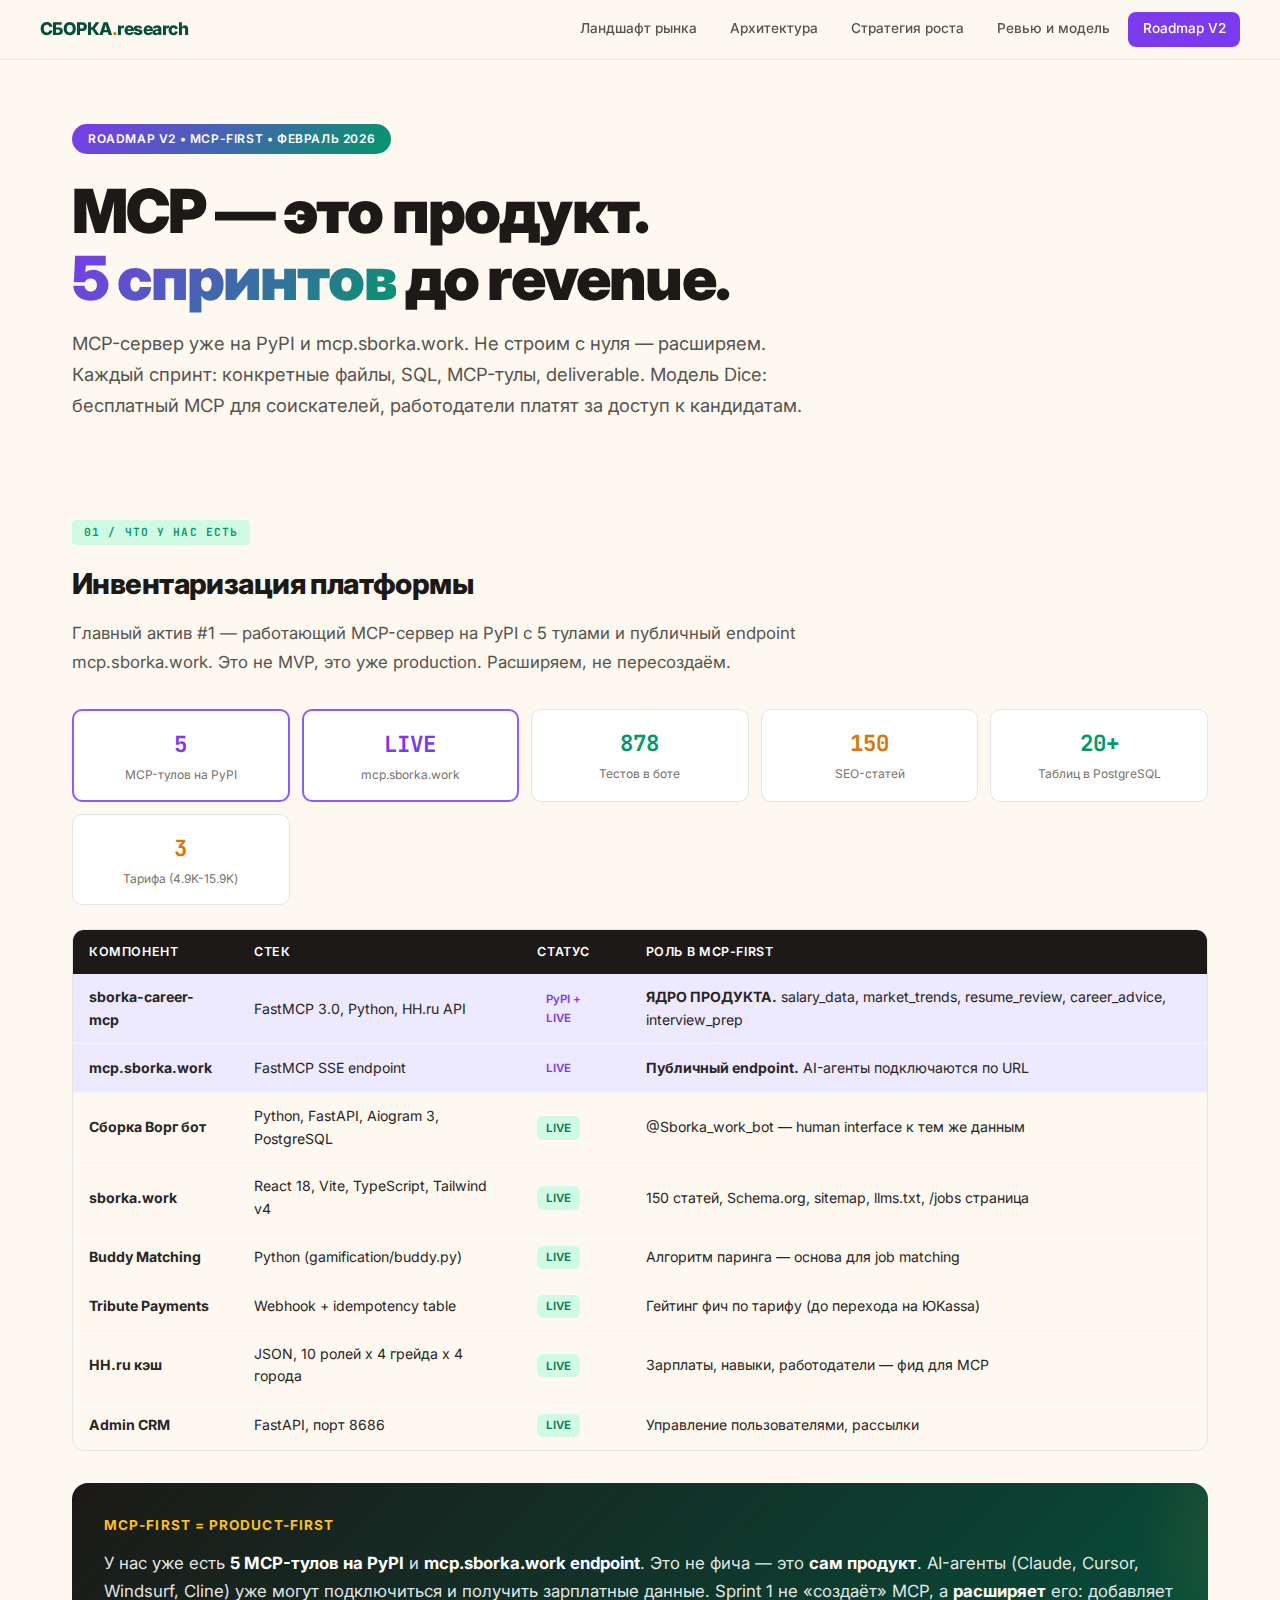
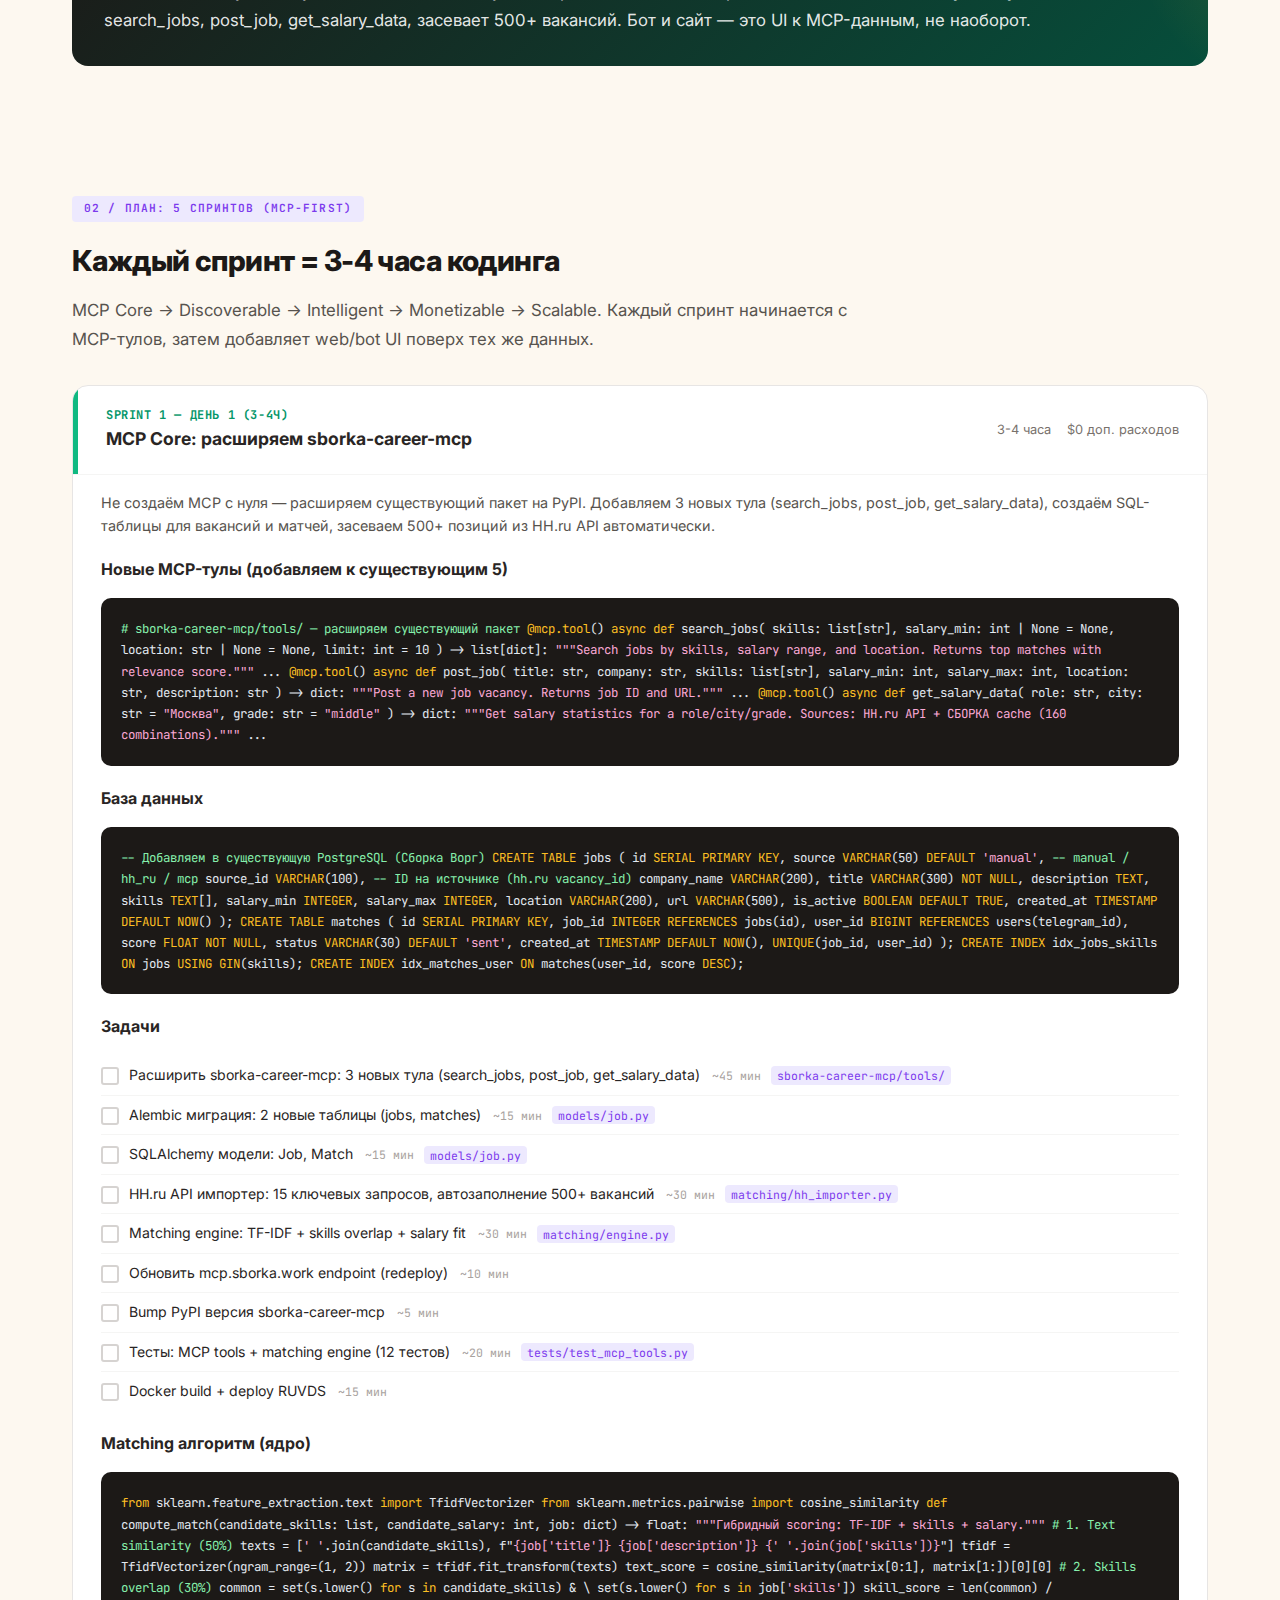
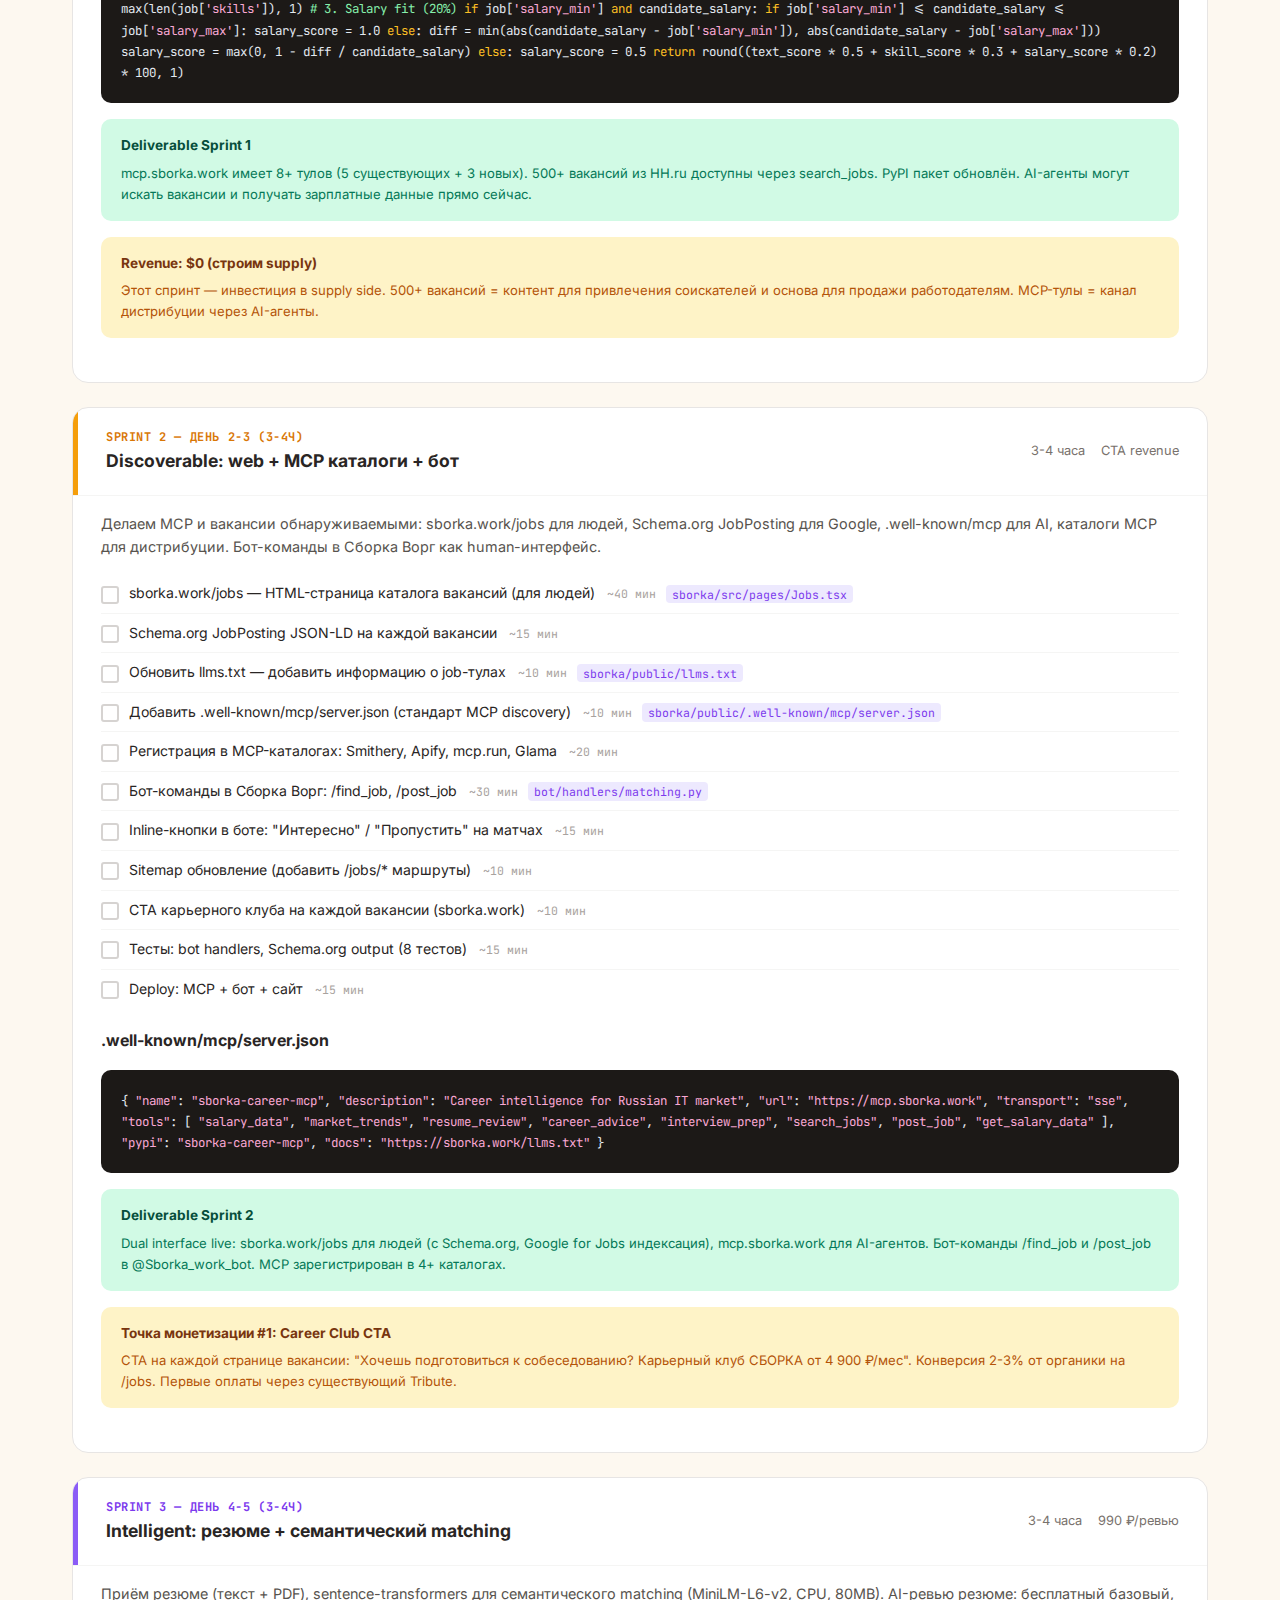
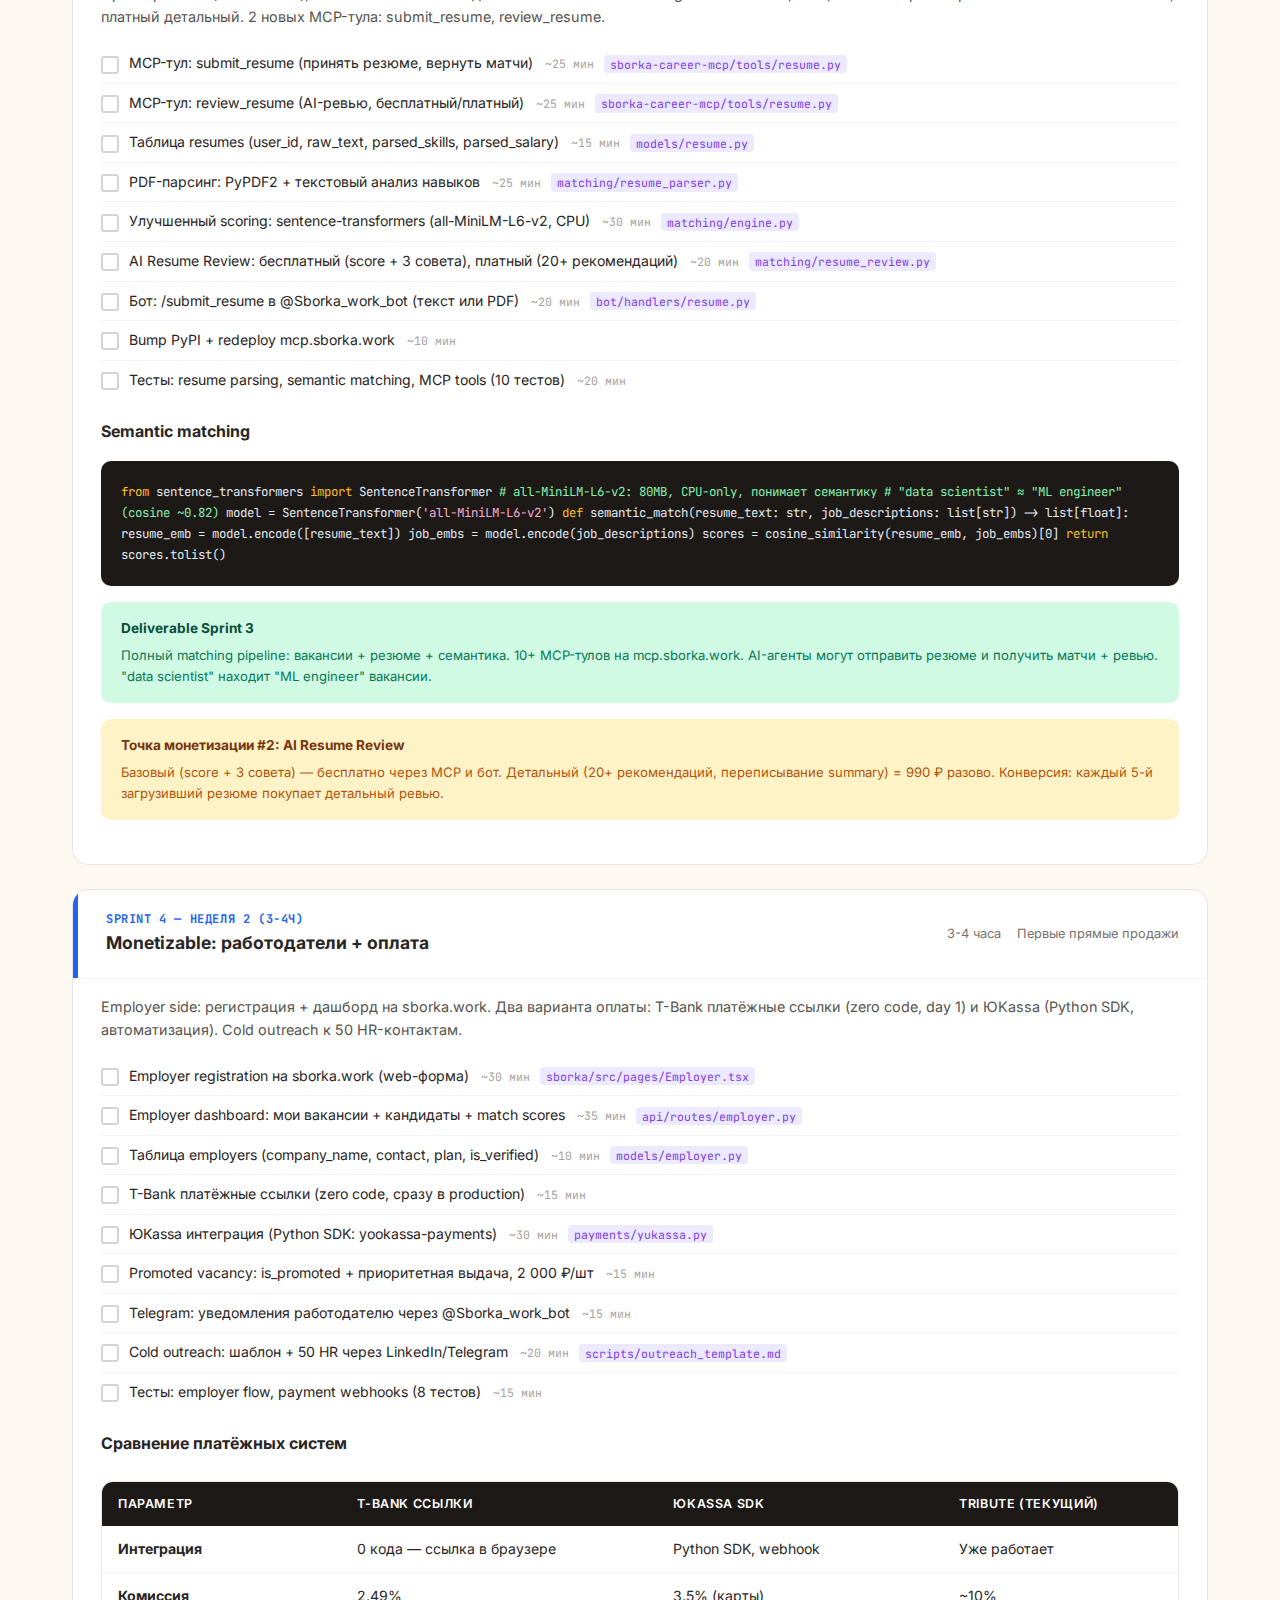
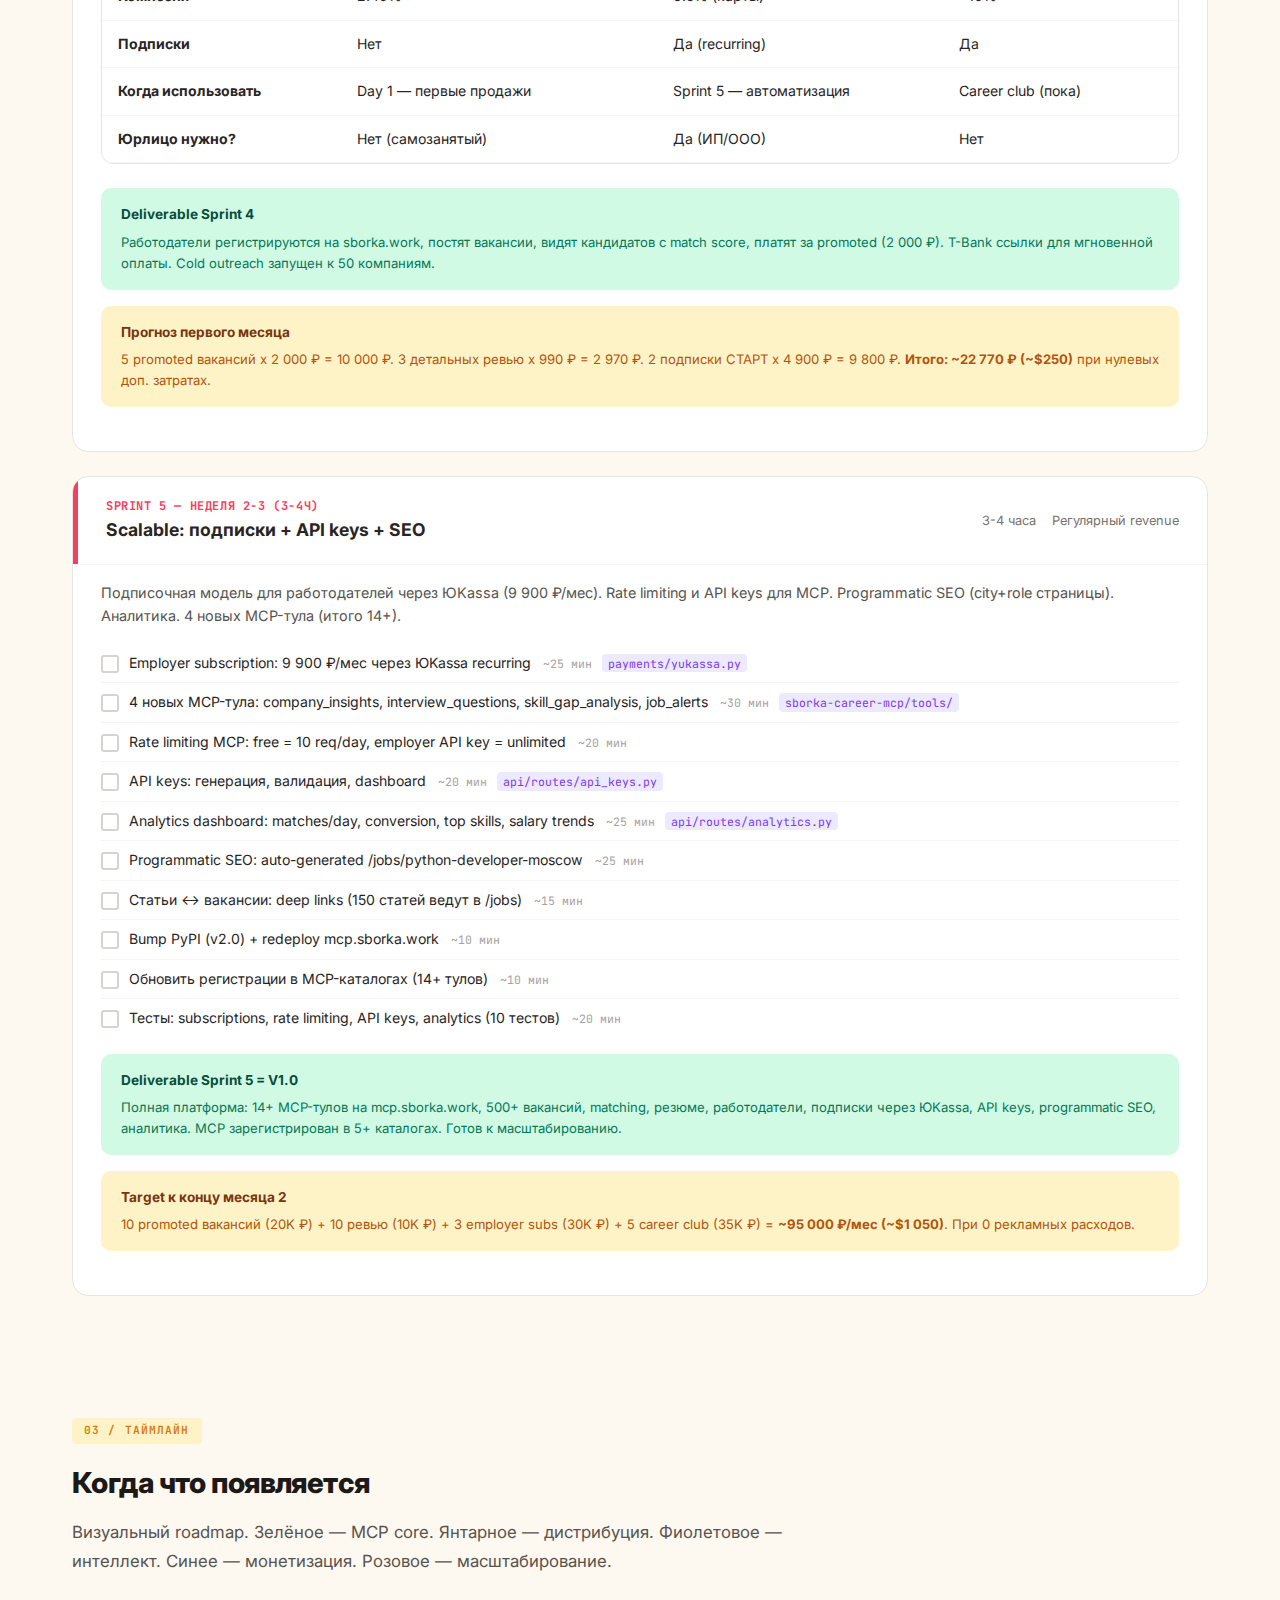
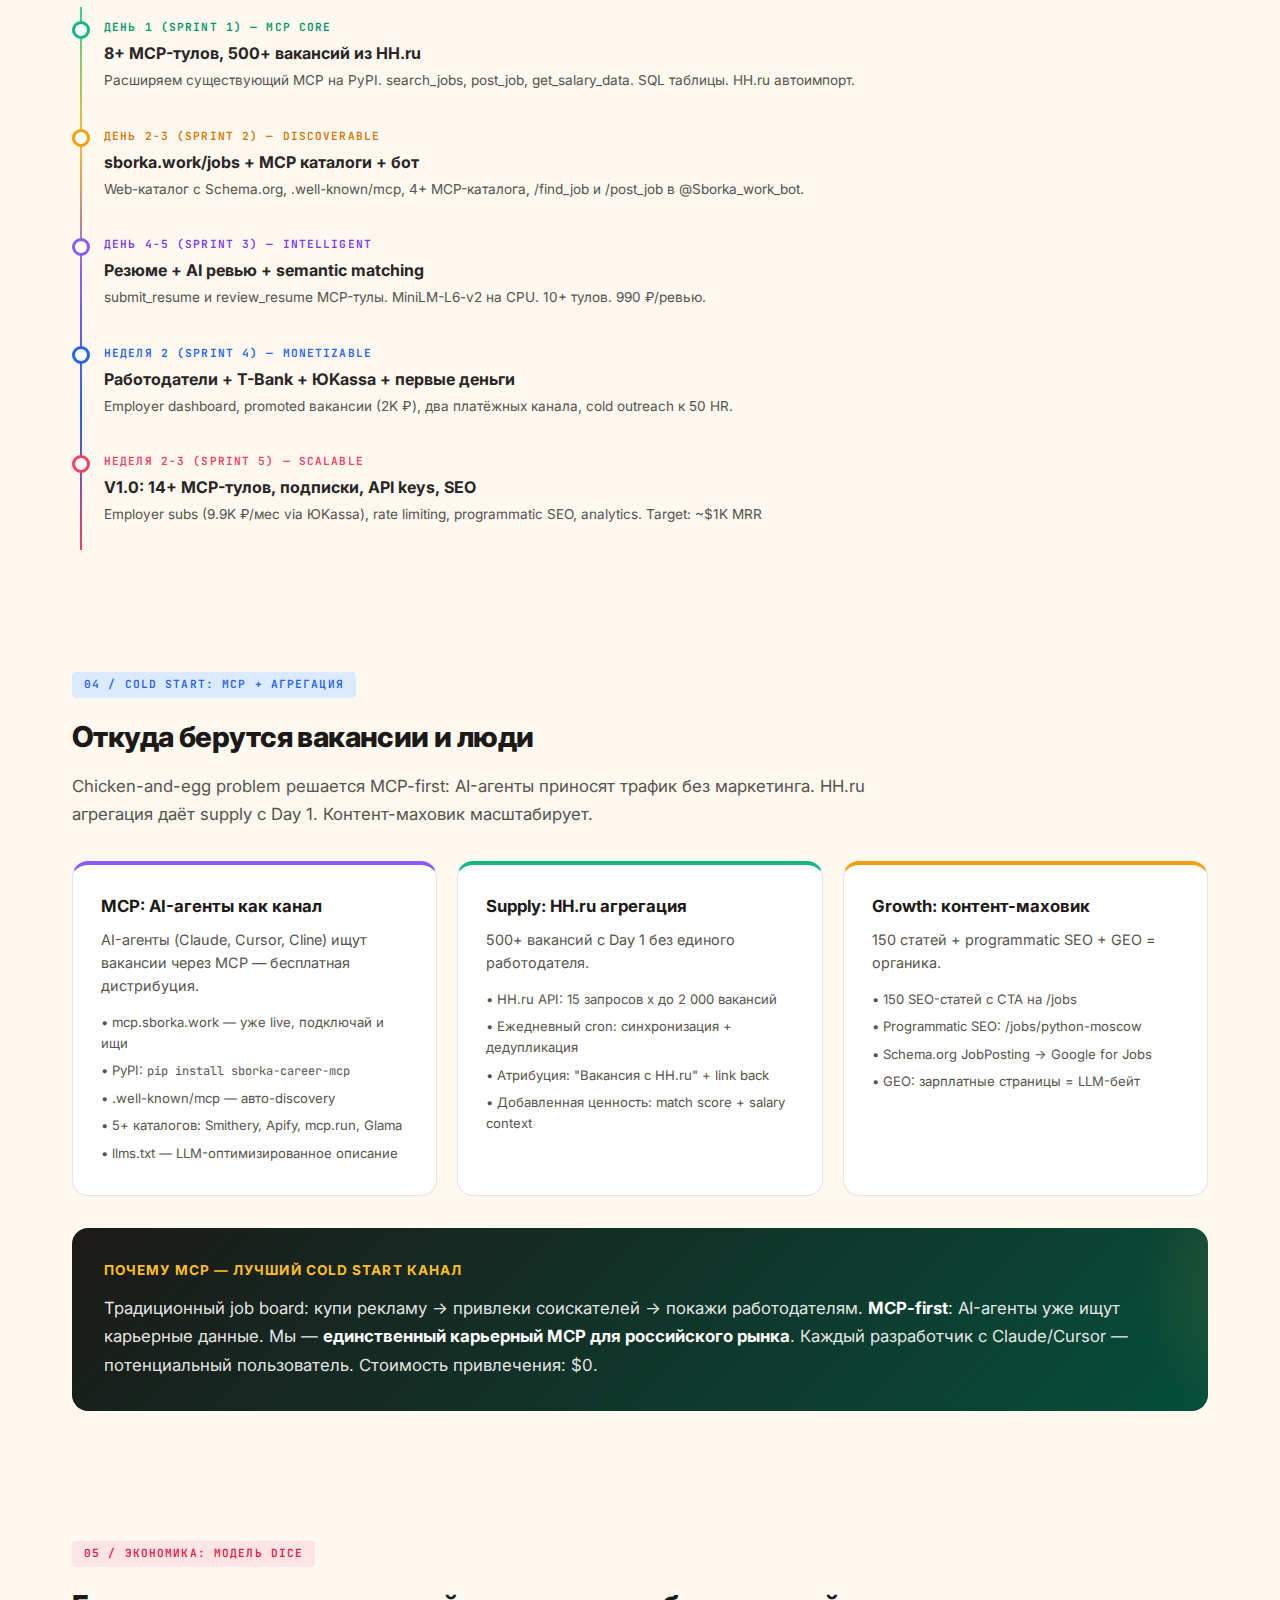
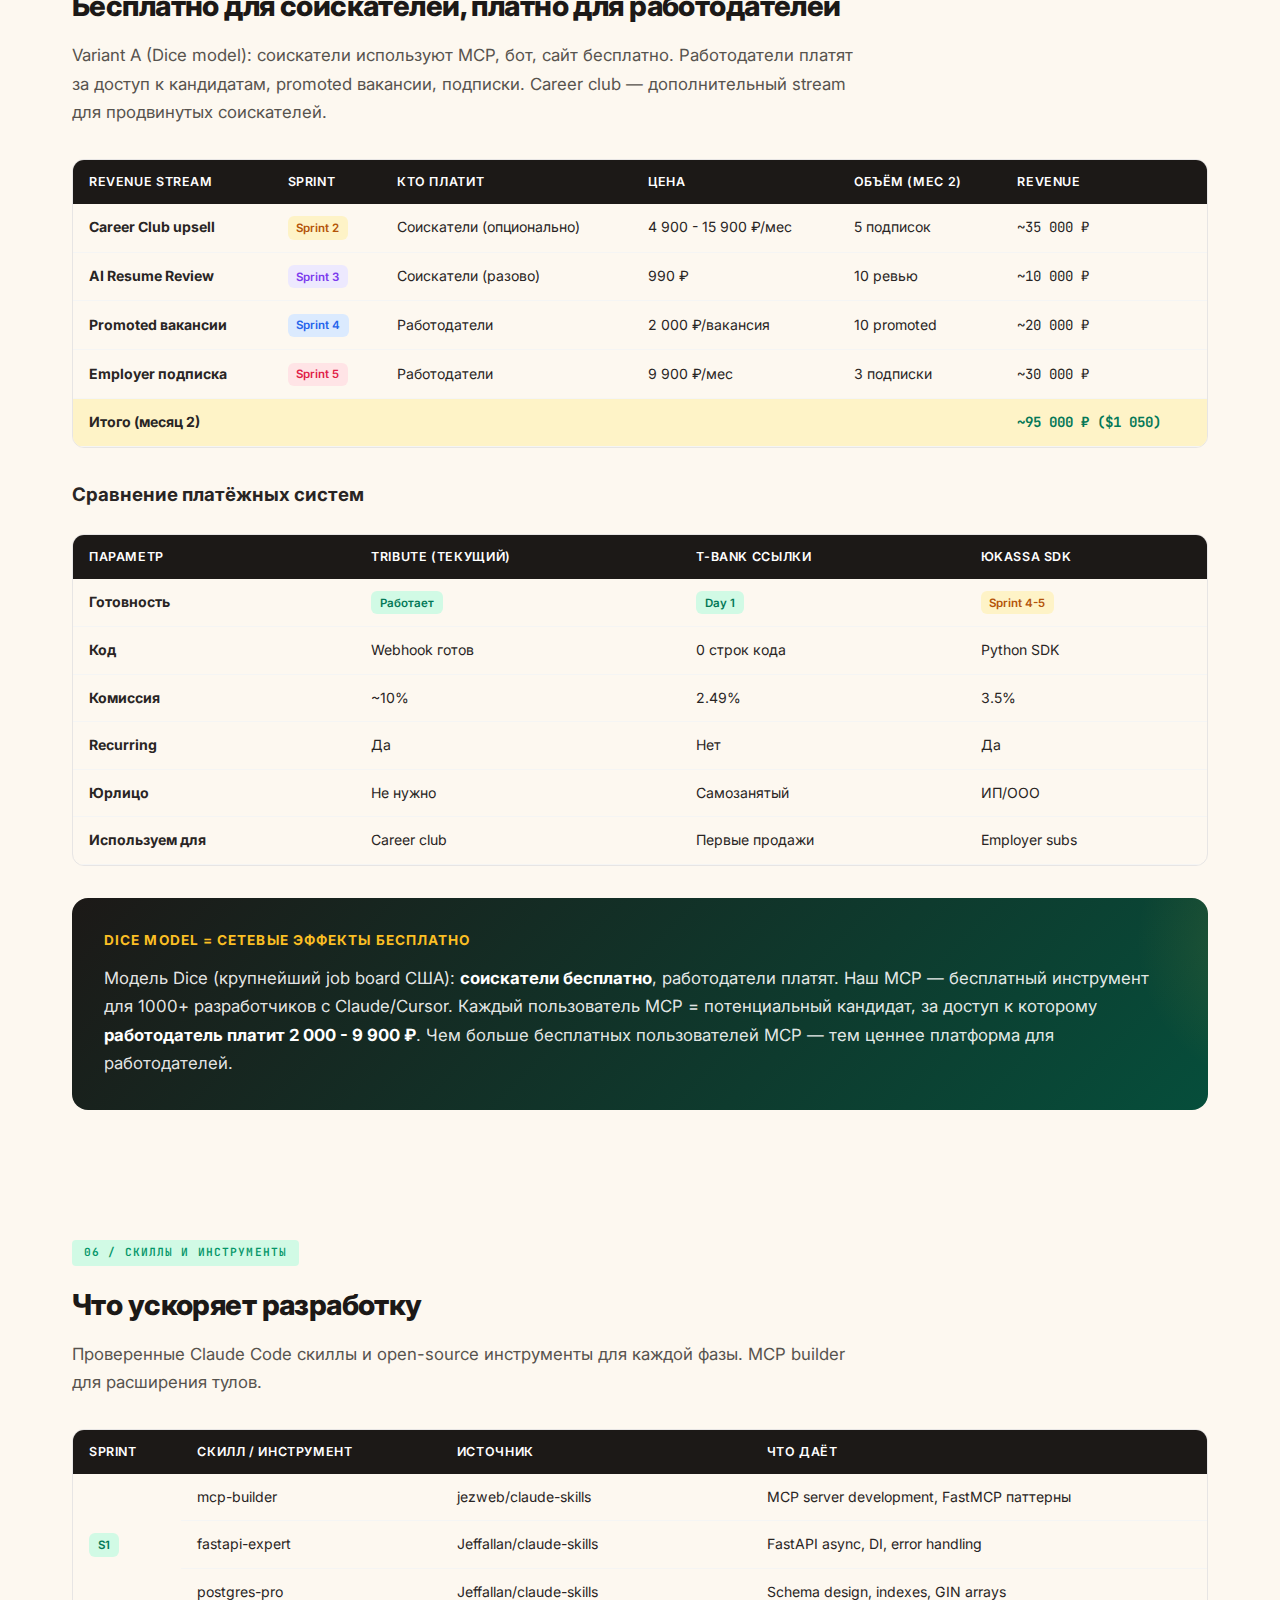
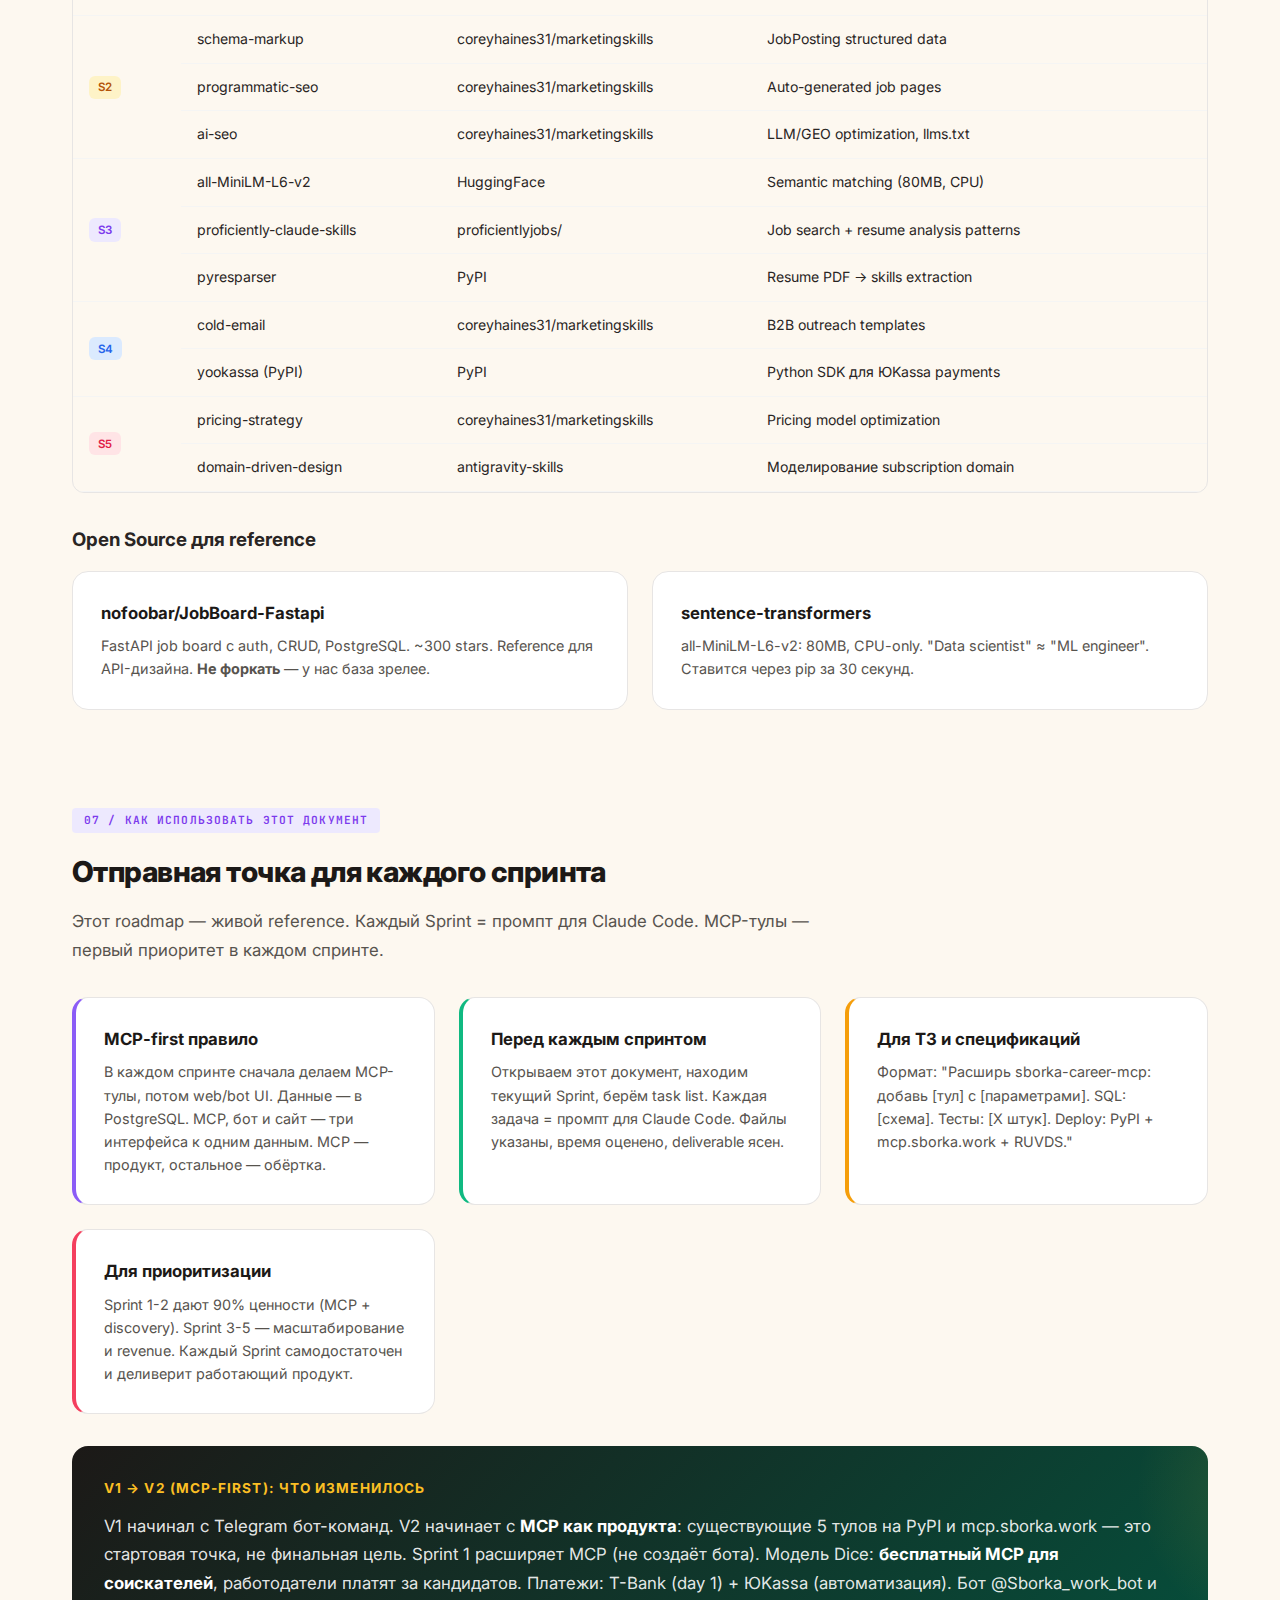
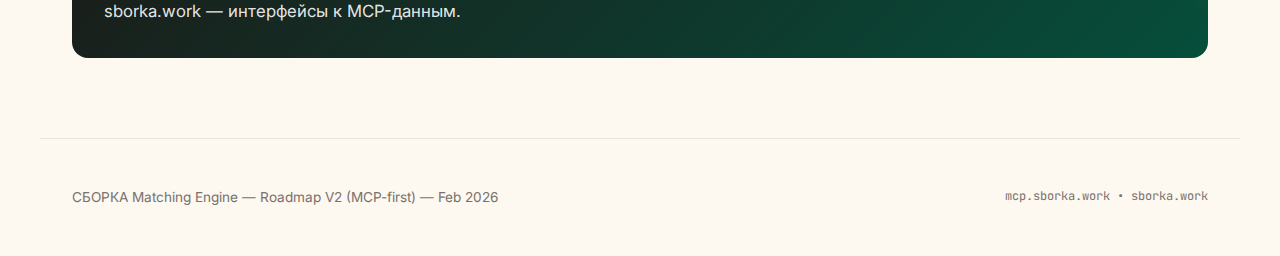
<file: roadmap-v2.html>
<!DOCTYPE html>
<html lang="ru">
<head>
<meta charset="UTF-8">
<meta name="viewport" content="width=device-width, initial-scale=1.0">
<title>СБОРКА Matching Engine — Roadmap V2 (MCP-first)</title>
<link rel="preconnect" href="https://fonts.googleapis.com">
<link rel="preconnect" href="https://fonts.gstatic.com" crossorigin>
<link href="https://fonts.googleapis.com/css2?family=Inter:wght@300;400;500;600;700;800;900&family=JetBrains+Mono:wght@400;500;600;700&display=swap" rel="stylesheet">
<style>
:root {
  --emerald-900: #064e3b; --emerald-700: #047857; --emerald-600: #059669;
  --emerald-500: #10b981; --emerald-400: #34d399; --emerald-100: #d1fae5;
  --amber-900: #78350f; --amber-700: #b45309; --amber-600: #d97706;
  --amber-500: #f59e0b; --amber-400: #fbbf24; --amber-200: #fde68a; --amber-100: #fef3c7;
  --rose-600: #e11d48; --rose-500: #f43f5e; --rose-100: #ffe4e6;
  --violet-600: #7c3aed; --violet-500: #8b5cf6; --violet-100: #ede9fe;
  --blue-600: #2563eb; --blue-100: #dbeafe;
  --warm-white: #fdf8f0; --stone-900: #1c1917; --stone-800: #292524;
  --stone-700: #44403c; --stone-600: #57534e; --stone-500: #78716c;
  --stone-400: #a8a29e; --stone-300: #d6d3d1; --stone-200: #e7e5e4; --stone-100: #f5f5f4;
}
* { margin: 0; padding: 0; box-sizing: border-box; }
body { font-family: 'Inter', -apple-system, sans-serif; background: var(--warm-white); color: var(--stone-800); line-height: 1.6; -webkit-font-smoothing: antialiased; }
.mono { font-family: 'JetBrains Mono', monospace; }

nav { position: sticky; top: 0; z-index: 100; background: rgba(253,248,240,0.85); backdrop-filter: blur(20px); border-bottom: 1px solid var(--stone-200); padding: 0.75rem 2rem; }
nav .inner { max-width: 1200px; margin: 0 auto; display: flex; align-items: center; justify-content: space-between; flex-wrap: wrap; gap: 0.5rem; }
nav .logo { font-weight: 800; font-size: 1.1rem; color: var(--emerald-900); text-decoration: none; letter-spacing: -0.03em; }
nav .logo span { color: var(--amber-600); }
nav .links { display: flex; gap: 0.25rem; flex-wrap: wrap; }
nav .links a { padding: 0.4rem 0.9rem; border-radius: 8px; text-decoration: none; font-size: 0.85rem; font-weight: 500; color: var(--stone-600); transition: all 0.2s; }
nav .links a:hover { background: var(--emerald-100); color: var(--emerald-700); }
nav .links a.active { background: var(--violet-600); color: white; }

.hero { max-width: 1200px; margin: 0 auto; padding: 4rem 2rem 3rem; }
.hero .badge { display: inline-block; background: linear-gradient(135deg, var(--violet-600), var(--emerald-600)); color: white; padding: 0.35rem 1rem; border-radius: 100px; font-size: 0.75rem; font-weight: 600; letter-spacing: 0.05em; text-transform: uppercase; margin-bottom: 1.5rem; }
.hero h1 { font-size: clamp(2.2rem, 5vw, 3.8rem); font-weight: 900; line-height: 1.1; letter-spacing: -0.03em; color: var(--stone-900); margin-bottom: 1rem; }
.hero h1 em { font-style: normal; background: linear-gradient(135deg, var(--violet-600), var(--emerald-600)); -webkit-background-clip: text; -webkit-text-fill-color: transparent; background-clip: text; }
.hero .subtitle { font-size: 1.15rem; color: var(--stone-600); max-width: 750px; line-height: 1.7; }

section { max-width: 1200px; margin: 0 auto; padding: 3rem 2rem; }
.sl { display: inline-block; font-family: 'JetBrains Mono', monospace; font-size: 0.7rem; font-weight: 600; letter-spacing: 0.1em; text-transform: uppercase; padding: 0.25rem 0.75rem; border-radius: 4px; margin-bottom: 1rem; }
.sl.v { color: var(--violet-600); background: var(--violet-100); }
.sl.e { color: var(--emerald-600); background: var(--emerald-100); }
.sl.a { color: var(--amber-600); background: var(--amber-100); }
.sl.r { color: var(--rose-600); background: var(--rose-100); }
.sl.b { color: var(--blue-600); background: var(--blue-100); }
section h2 { font-size: 1.8rem; font-weight: 800; letter-spacing: -0.02em; color: var(--stone-900); margin-bottom: 0.75rem; }
section > p { font-size: 1.05rem; color: var(--stone-600); max-width: 800px; margin-bottom: 2rem; line-height: 1.7; }

.grid-2 { display: grid; grid-template-columns: repeat(auto-fit, minmax(320px, 1fr)); gap: 1.5rem; }
.grid-3 { display: grid; grid-template-columns: repeat(auto-fit, minmax(280px, 1fr)); gap: 1.25rem; }
.grid-4 { display: grid; grid-template-columns: repeat(auto-fit, minmax(240px, 1fr)); gap: 1rem; }

.card { background: white; border: 1px solid var(--stone-200); border-radius: 16px; padding: 1.75rem; transition: all 0.3s; }
.card:hover { border-color: var(--emerald-400); box-shadow: 0 8px 30px rgba(5,150,105,0.08); transform: translateY(-2px); }
.card h4 { font-size: 1.05rem; font-weight: 700; color: var(--stone-900); margin-bottom: 0.5rem; }
.card p { font-size: 0.9rem; color: var(--stone-600); line-height: 1.6; }

.table-wrapper { overflow-x: auto; border-radius: 12px; border: 1px solid var(--stone-200); margin: 1.5rem 0; }
table { width: 100%; border-collapse: collapse; font-size: 0.88rem; }
thead { background: var(--stone-900); color: white; }
th { padding: 0.75rem 1rem; text-align: left; font-weight: 600; font-size: 0.78rem; text-transform: uppercase; letter-spacing: 0.05em; }
td { padding: 0.75rem 1rem; border-bottom: 1px solid var(--stone-100); }
tr:hover { background: var(--stone-100); }
.tag { display: inline-block; padding: 0.15rem 0.55rem; border-radius: 6px; font-size: 0.72rem; font-weight: 600; }
.tag.g { background: var(--emerald-100); color: var(--emerald-700); }
.tag.a { background: var(--amber-100); color: var(--amber-700); }
.tag.r { background: var(--rose-100); color: var(--rose-600); }
.tag.b { background: var(--blue-100); color: var(--blue-600); }
.tag.v { background: var(--violet-100); color: var(--violet-600); }

.insight { background: linear-gradient(135deg, var(--stone-900), var(--emerald-900)); border-radius: 16px; padding: 2rem; margin: 2rem 0; position: relative; overflow: hidden; }
.insight::before { content: ''; position: absolute; top: -50%; right: -20%; width: 300px; height: 300px; background: radial-gradient(circle, rgba(251,191,36,0.15) 0%, transparent 70%); pointer-events: none; }
.insight h3 { color: var(--amber-400); font-size: 0.85rem; font-weight: 700; text-transform: uppercase; letter-spacing: 0.08em; margin-bottom: 0.75rem; }
.insight p { color: rgba(255,255,255,0.9); font-size: 1.05rem; line-height: 1.7; position: relative; }
.insight strong { color: white; }

/* SPRINT CARDS */
.sprint { background: white; border: 1px solid var(--stone-200); border-radius: 16px; padding: 0; margin-bottom: 1.5rem; overflow: hidden; }
.sprint-header { padding: 1.25rem 1.75rem; display: flex; align-items: center; justify-content: space-between; cursor: pointer; }
.sprint-header:hover { background: var(--stone-100); }
.sprint-num { font-family: 'JetBrains Mono', monospace; font-size: 0.75rem; font-weight: 700; letter-spacing: 0.05em; text-transform: uppercase; }
.sprint-title { font-size: 1.1rem; font-weight: 700; }
.sprint-meta { display: flex; gap: 1rem; font-size: 0.8rem; color: var(--stone-500); }
.sprint-body { padding: 0 1.75rem 1.75rem; border-top: 1px solid var(--stone-100); }
.sprint-body.collapsed { display: none; }
.sprint.s1 .sprint-header { border-left: 5px solid var(--emerald-500); }
.sprint.s2 .sprint-header { border-left: 5px solid var(--amber-500); }
.sprint.s3 .sprint-header { border-left: 5px solid var(--violet-500); }
.sprint.s4 .sprint-header { border-left: 5px solid var(--blue-600); }
.sprint.s5 .sprint-header { border-left: 5px solid var(--rose-500); }

.task-list { list-style: none; padding: 0; margin: 1rem 0; }
.task-list li { padding: 0.5rem 0; padding-left: 1.75rem; position: relative; font-size: 0.88rem; border-bottom: 1px solid var(--stone-100); }
.task-list li:last-child { border-bottom: none; }
.task-list li::before { content: ''; position: absolute; left: 0; top: 0.7rem; width: 14px; height: 14px; border: 2px solid var(--stone-300); border-radius: 3px; }
.task-list li .time { font-family: 'JetBrains Mono', monospace; font-size: 0.72rem; color: var(--stone-400); margin-left: 0.5rem; }
.task-list li .file { font-family: 'JetBrains Mono', monospace; font-size: 0.72rem; color: var(--violet-600); background: var(--violet-100); padding: 0.1rem 0.4rem; border-radius: 4px; margin-left: 0.35rem; }

.code-block { background: var(--stone-900); color: #e2e8f0; padding: 1.25rem; border-radius: 10px; font-family: 'JetBrains Mono', monospace; font-size: 0.78rem; line-height: 1.7; overflow-x: auto; margin: 1rem 0; }
.code-block .comment { color: #86efac; }
.code-block .keyword { color: #fbbf24; }
.code-block .string { color: #f9a8d4; }

.deliverable { background: var(--emerald-100); border-radius: 10px; padding: 1rem 1.25rem; margin: 1rem 0; }
.deliverable h5 { font-size: 0.85rem; font-weight: 700; color: var(--emerald-900); margin-bottom: 0.35rem; }
.deliverable p { font-size: 0.82rem; color: var(--emerald-700); }

.revenue-box { background: var(--amber-100); border-radius: 10px; padding: 1rem 1.25rem; margin: 1rem 0; }
.revenue-box h5 { font-size: 0.85rem; font-weight: 700; color: var(--amber-900); margin-bottom: 0.35rem; }
.revenue-box p { font-size: 0.82rem; color: var(--amber-700); }

/* INVENTORY */
.inv-grid { display: grid; grid-template-columns: repeat(auto-fit, minmax(180px, 1fr)); gap: 0.75rem; margin: 1.5rem 0; }
.inv-item { background: white; border: 1px solid var(--stone-200); border-radius: 10px; padding: 1rem; text-align: center; }
.inv-item .val { font-family: 'JetBrains Mono', monospace; font-size: 1.4rem; font-weight: 700; }
.inv-item .val.e { color: var(--emerald-600); }
.inv-item .val.a { color: var(--amber-600); }
.inv-item .val.v { color: var(--violet-600); }
.inv-item .lbl { font-size: 0.75rem; color: var(--stone-500); margin-top: 0.15rem; }

/* TIMELINE */
.timeline { position: relative; padding-left: 2rem; margin: 1.5rem 0; }
.timeline::before { content: ''; position: absolute; left: 8px; top: 0; bottom: 0; width: 2px; background: linear-gradient(180deg, var(--emerald-400), var(--amber-400), var(--violet-500), var(--blue-600), var(--rose-500)); }
.tl-item { position: relative; padding: 0.75rem 0 1.5rem; }
.tl-dot { position: absolute; left: -2rem; top: 0.85rem; width: 18px; height: 18px; border-radius: 50%; border: 3px solid; background: white; }
.tl-dot.e { border-color: var(--emerald-500); }
.tl-dot.a { border-color: var(--amber-500); }
.tl-dot.v { border-color: var(--violet-500); }
.tl-dot.b { border-color: var(--blue-600); }
.tl-dot.r { border-color: var(--rose-500); }
.tl-label { font-family: 'JetBrains Mono', monospace; font-size: 0.7rem; font-weight: 600; text-transform: uppercase; letter-spacing: 0.1em; margin-bottom: 0.25rem; }
.tl-title { font-size: 1rem; font-weight: 700; margin-bottom: 0.2rem; }
.tl-desc { font-size: 0.85rem; color: var(--stone-600); }

footer { max-width: 1200px; margin: 0 auto; padding: 3rem 2rem; display: flex; justify-content: space-between; flex-wrap: wrap; gap: 1rem; color: var(--stone-500); font-size: 0.85rem; border-top: 1px solid var(--stone-200); }

@media (max-width: 768px) {
  .hero { padding: 2.5rem 1.25rem 2rem; }
  section { padding: 2rem 1.25rem; }
  nav { padding: 0.75rem 1rem; }
  .sprint-header { flex-direction: column; align-items: flex-start; gap: 0.5rem; }
}
</style>
</head>
<body>

<nav>
  <div class="inner">
    <a href="index.html" class="logo">СБОРКА<span>.</span>research</a>
    <div class="links">
      <a href="index.html">Ландшафт рынка</a>
      <a href="architecture.html">Архитектура</a>
      <a href="growth.html">Стратегия роста</a>
      <a href="review.html">Ревью и модель</a>
      <a href="roadmap-v2.html" class="active">Roadmap V2</a>
    </div>
  </div>
</nav>

<div class="hero">
  <div class="badge">Roadmap V2 &bull; MCP-first &bull; Февраль 2026</div>
  <h1>MCP — это продукт.<br><em>5 спринтов</em> до revenue.</h1>
  <p class="subtitle">MCP-сервер уже на PyPI и mcp.sborka.work. Не строим с нуля — расширяем. Каждый спринт: конкретные файлы, SQL, MCP-тулы, deliverable. Модель Dice: бесплатный MCP для соискателей, работодатели платят за доступ к кандидатам.</p>
</div>

<!-- SECTION 1: EXISTING ASSETS -->
<section>
  <span class="sl e">01 / Что у нас есть</span>
  <h2>Инвентаризация платформы</h2>
  <p>Главный актив #1 — работающий MCP-сервер на PyPI с 5 тулами и публичный endpoint mcp.sborka.work. Это не MVP, это уже production. Расширяем, не пересоздаём.</p>

  <div class="inv-grid">
    <div class="inv-item" style="border: 2px solid var(--violet-500);"><div class="val v">5</div><div class="lbl">MCP-тулов на PyPI</div></div>
    <div class="inv-item" style="border: 2px solid var(--violet-500);"><div class="val v">LIVE</div><div class="lbl">mcp.sborka.work</div></div>
    <div class="inv-item"><div class="val e">878</div><div class="lbl">Тестов в боте</div></div>
    <div class="inv-item"><div class="val a">150</div><div class="lbl">SEO-статей</div></div>
    <div class="inv-item"><div class="val e">20+</div><div class="lbl">Таблиц в PostgreSQL</div></div>
    <div class="inv-item"><div class="val a">3</div><div class="lbl">Тарифа (4.9K-15.9K)</div></div>
  </div>

  <div class="table-wrapper">
    <table>
      <thead><tr><th>Компонент</th><th>Стек</th><th>Статус</th><th>Роль в MCP-first</th></tr></thead>
      <tbody>
        <tr style="background: var(--violet-100);">
          <td><strong>sborka-career-mcp</strong></td>
          <td>FastMCP 3.0, Python, HH.ru API</td>
          <td><span class="tag v">PyPI + LIVE</span></td>
          <td><strong>ЯДРО ПРОДУКТА.</strong> salary_data, market_trends, resume_review, career_advice, interview_prep</td>
        </tr>
        <tr style="background: var(--violet-100);">
          <td><strong>mcp.sborka.work</strong></td>
          <td>FastMCP SSE endpoint</td>
          <td><span class="tag v">LIVE</span></td>
          <td><strong>Публичный endpoint.</strong> AI-агенты подключаются по URL</td>
        </tr>
        <tr>
          <td><strong>Сборка Ворг бот</strong></td>
          <td>Python, FastAPI, Aiogram 3, PostgreSQL</td>
          <td><span class="tag g">LIVE</span></td>
          <td>@Sborka_work_bot — human interface к тем же данным</td>
        </tr>
        <tr>
          <td><strong>sborka.work</strong></td>
          <td>React 18, Vite, TypeScript, Tailwind v4</td>
          <td><span class="tag g">LIVE</span></td>
          <td>150 статей, Schema.org, sitemap, llms.txt, /jobs страница</td>
        </tr>
        <tr>
          <td><strong>Buddy Matching</strong></td>
          <td>Python (gamification/buddy.py)</td>
          <td><span class="tag g">LIVE</span></td>
          <td>Алгоритм паринга — основа для job matching</td>
        </tr>
        <tr>
          <td><strong>Tribute Payments</strong></td>
          <td>Webhook + idempotency table</td>
          <td><span class="tag g">LIVE</span></td>
          <td>Гейтинг фич по тарифу (до перехода на ЮKassa)</td>
        </tr>
        <tr>
          <td><strong>HH.ru кэш</strong></td>
          <td>JSON, 10 ролей x 4 грейда x 4 города</td>
          <td><span class="tag g">LIVE</span></td>
          <td>Зарплаты, навыки, работодатели — фид для MCP</td>
        </tr>
        <tr>
          <td><strong>Admin CRM</strong></td>
          <td>FastAPI, порт 8686</td>
          <td><span class="tag g">LIVE</span></td>
          <td>Управление пользователями, рассылки</td>
        </tr>
      </tbody>
    </table>
  </div>

  <div class="insight">
    <h3>MCP-first = Product-first</h3>
    <p>У нас уже есть <strong>5 MCP-тулов на PyPI</strong> и <strong>mcp.sborka.work endpoint</strong>. Это не фича — это <strong>сам продукт</strong>. AI-агенты (Claude, Cursor, Windsurf, Cline) уже могут подключиться и получить зарплатные данные. Sprint 1 не «создаёт» MCP, а <strong>расширяет</strong> его: добавляет search_jobs, post_job, get_salary_data, засевает 500+ вакансий. Бот и сайт — это UI к MCP-данным, не наоборот.</p>
  </div>
</section>

<!-- SECTION 2: THE 5-SPRINT PLAN -->
<section>
  <span class="sl v">02 / План: 5 спринтов (MCP-first)</span>
  <h2>Каждый спринт = 3-4 часа кодинга</h2>
  <p>MCP Core &rarr; Discoverable &rarr; Intelligent &rarr; Monetizable &rarr; Scalable. Каждый спринт начинается с MCP-тулов, затем добавляет web/bot UI поверх тех же данных.</p>

  <!-- SPRINT 1 -->
  <div class="sprint s1">
    <div class="sprint-header" onclick="toggleSprint(this)">
      <div>
        <div class="sprint-num" style="color: var(--emerald-600);">Sprint 1 — День 1 (3-4ч)</div>
        <div class="sprint-title">MCP Core: расширяем sborka-career-mcp</div>
      </div>
      <div class="sprint-meta">
        <span>3-4 часа</span>
        <span>$0 доп. расходов</span>
      </div>
    </div>
    <div class="sprint-body">
      <p style="font-size: 0.9rem; color: var(--stone-600); margin: 1rem 0;">Не создаём MCP с нуля — расширяем существующий пакет на PyPI. Добавляем 3 новых тула (search_jobs, post_job, get_salary_data), создаём SQL-таблицы для вакансий и матчей, засеваем 500+ позиций из HH.ru API автоматически.</p>

      <h4 style="margin: 1.25rem 0 0.5rem;">Новые MCP-тулы (добавляем к существующим 5)</h4>
      <div class="code-block">
<span class="comment"># sborka-career-mcp/tools/ — расширяем существующий пакет</span>

<span class="keyword">@mcp.tool</span>()
<span class="keyword">async def</span> search_jobs(
    skills: list[str],
    salary_min: int | None = None,
    location: str | None = None,
    limit: int = 10
) -> list[dict]:
    <span class="string">"""Search jobs by skills, salary range, and location.
    Returns top matches with relevance score."""</span>
    ...

<span class="keyword">@mcp.tool</span>()
<span class="keyword">async def</span> post_job(
    title: str, company: str, skills: list[str],
    salary_min: int, salary_max: int,
    location: str, description: str
) -> dict:
    <span class="string">"""Post a new job vacancy. Returns job ID and URL."""</span>
    ...

<span class="keyword">@mcp.tool</span>()
<span class="keyword">async def</span> get_salary_data(
    role: str, city: str = <span class="string">"Москва"</span>,
    grade: str = <span class="string">"middle"</span>
) -> dict:
    <span class="string">"""Get salary statistics for a role/city/grade.
    Sources: HH.ru API + СБОРКА cache (160 combinations)."""</span>
    ...
      </div>

      <h4 style="margin: 1.25rem 0 0.5rem;">База данных</h4>
      <div class="code-block">
<span class="comment">-- Добавляем в существующую PostgreSQL (Сборка Ворг)</span>

<span class="keyword">CREATE TABLE</span> jobs (
    id <span class="keyword">SERIAL PRIMARY KEY</span>,
    source <span class="keyword">VARCHAR</span>(50) <span class="keyword">DEFAULT</span> <span class="string">'manual'</span>,  <span class="comment">-- manual / hh_ru / mcp</span>
    source_id <span class="keyword">VARCHAR</span>(100),           <span class="comment">-- ID на источнике (hh.ru vacancy_id)</span>
    company_name <span class="keyword">VARCHAR</span>(200),
    title <span class="keyword">VARCHAR</span>(300) <span class="keyword">NOT NULL</span>,
    description <span class="keyword">TEXT</span>,
    skills <span class="keyword">TEXT</span>[],
    salary_min <span class="keyword">INTEGER</span>,
    salary_max <span class="keyword">INTEGER</span>,
    location <span class="keyword">VARCHAR</span>(200),
    url <span class="keyword">VARCHAR</span>(500),
    is_active <span class="keyword">BOOLEAN DEFAULT TRUE</span>,
    created_at <span class="keyword">TIMESTAMP DEFAULT NOW</span>()
);

<span class="keyword">CREATE TABLE</span> matches (
    id <span class="keyword">SERIAL PRIMARY KEY</span>,
    job_id <span class="keyword">INTEGER REFERENCES</span> jobs(id),
    user_id <span class="keyword">BIGINT REFERENCES</span> users(telegram_id),
    score <span class="keyword">FLOAT NOT NULL</span>,
    status <span class="keyword">VARCHAR</span>(30) <span class="keyword">DEFAULT</span> <span class="string">'sent'</span>,
    created_at <span class="keyword">TIMESTAMP DEFAULT NOW</span>(),
    <span class="keyword">UNIQUE</span>(job_id, user_id)
);

<span class="keyword">CREATE INDEX</span> idx_jobs_skills <span class="keyword">ON</span> jobs <span class="keyword">USING GIN</span>(skills);
<span class="keyword">CREATE INDEX</span> idx_matches_user <span class="keyword">ON</span> matches(user_id, score <span class="keyword">DESC</span>);
      </div>

      <h4 style="margin: 1.25rem 0 0.5rem;">Задачи</h4>
      <ul class="task-list">
        <li>Расширить sborka-career-mcp: 3 новых тула (search_jobs, post_job, get_salary_data) <span class="time">~45 мин</span> <span class="file">sborka-career-mcp/tools/</span></li>
        <li>Alembic миграция: 2 новые таблицы (jobs, matches) <span class="time">~15 мин</span> <span class="file">models/job.py</span></li>
        <li>SQLAlchemy модели: Job, Match <span class="time">~15 мин</span> <span class="file">models/job.py</span></li>
        <li>HH.ru API импортер: 15 ключевых запросов, автозаполнение 500+ вакансий <span class="time">~30 мин</span> <span class="file">matching/hh_importer.py</span></li>
        <li>Matching engine: TF-IDF + skills overlap + salary fit <span class="time">~30 мин</span> <span class="file">matching/engine.py</span></li>
        <li>Обновить mcp.sborka.work endpoint (redeploy) <span class="time">~10 мин</span></li>
        <li>Bump PyPI версия sborka-career-mcp <span class="time">~5 мин</span></li>
        <li>Тесты: MCP tools + matching engine (12 тестов) <span class="time">~20 мин</span> <span class="file">tests/test_mcp_tools.py</span></li>
        <li>Docker build + deploy RUVDS <span class="time">~15 мин</span></li>
      </ul>

      <h4 style="margin: 1.25rem 0 0.5rem;">Matching алгоритм (ядро)</h4>
      <div class="code-block">
<span class="keyword">from</span> sklearn.feature_extraction.text <span class="keyword">import</span> TfidfVectorizer
<span class="keyword">from</span> sklearn.metrics.pairwise <span class="keyword">import</span> cosine_similarity

<span class="keyword">def</span> compute_match(candidate_skills: list, candidate_salary: int,
                   job: dict) -> float:
    <span class="string">"""Гибридный scoring: TF-IDF + skills + salary."""</span>
    <span class="comment"># 1. Text similarity (50%)</span>
    texts = [<span class="string">' '</span>.join(candidate_skills),
             f"<span class="string">{job['title']} {job['description']} {' '.join(job['skills'])}</span>"]
    tfidf = TfidfVectorizer(ngram_range=(1, 2))
    matrix = tfidf.fit_transform(texts)
    text_score = cosine_similarity(matrix[0:1], matrix[1:])[0][0]

    <span class="comment"># 2. Skills overlap (30%)</span>
    common = set(s.lower() <span class="keyword">for</span> s <span class="keyword">in</span> candidate_skills) & \
             set(s.lower() <span class="keyword">for</span> s <span class="keyword">in</span> job[<span class="string">'skills'</span>])
    skill_score = len(common) / max(len(job[<span class="string">'skills'</span>]), 1)

    <span class="comment"># 3. Salary fit (20%)</span>
    <span class="keyword">if</span> job[<span class="string">'salary_min'</span>] <span class="keyword">and</span> candidate_salary:
        <span class="keyword">if</span> job[<span class="string">'salary_min'</span>] <= candidate_salary <= job[<span class="string">'salary_max'</span>]:
            salary_score = 1.0
        <span class="keyword">else</span>:
            diff = min(abs(candidate_salary - job[<span class="string">'salary_min'</span>]),
                       abs(candidate_salary - job[<span class="string">'salary_max'</span>]))
            salary_score = max(0, 1 - diff / candidate_salary)
    <span class="keyword">else</span>:
        salary_score = 0.5

    <span class="keyword">return</span> round((text_score * 0.5 + skill_score * 0.3 + salary_score * 0.2) * 100, 1)
      </div>

      <div class="deliverable">
        <h5>Deliverable Sprint 1</h5>
        <p>mcp.sborka.work имеет 8+ тулов (5 существующих + 3 новых). 500+ вакансий из HH.ru доступны через search_jobs. PyPI пакет обновлён. AI-агенты могут искать вакансии и получать зарплатные данные прямо сейчас.</p>
      </div>

      <div class="revenue-box">
        <h5>Revenue: $0 (строим supply)</h5>
        <p>Этот спринт — инвестиция в supply side. 500+ вакансий = контент для привлечения соискателей и основа для продажи работодателям. MCP-тулы = канал дистрибуции через AI-агенты.</p>
      </div>
    </div>
  </div>

  <!-- SPRINT 2 -->
  <div class="sprint s2">
    <div class="sprint-header" onclick="toggleSprint(this)">
      <div>
        <div class="sprint-num" style="color: var(--amber-600);">Sprint 2 — День 2-3 (3-4ч)</div>
        <div class="sprint-title">Discoverable: web + MCP каталоги + бот</div>
      </div>
      <div class="sprint-meta">
        <span>3-4 часа</span>
        <span>CTA revenue</span>
      </div>
    </div>
    <div class="sprint-body">
      <p style="font-size: 0.9rem; color: var(--stone-600); margin: 1rem 0;">Делаем MCP и вакансии обнаруживаемыми: sborka.work/jobs для людей, Schema.org JobPosting для Google, .well-known/mcp для AI, каталоги MCP для дистрибуции. Бот-команды в Сборка Ворг как human-интерфейс.</p>

      <ul class="task-list">
        <li>sborka.work/jobs — HTML-страница каталога вакансий (для людей) <span class="time">~40 мин</span> <span class="file">sborka/src/pages/Jobs.tsx</span></li>
        <li>Schema.org JobPosting JSON-LD на каждой вакансии <span class="time">~15 мин</span></li>
        <li>Обновить llms.txt — добавить информацию о job-тулах <span class="time">~10 мин</span> <span class="file">sborka/public/llms.txt</span></li>
        <li>Добавить .well-known/mcp/server.json (стандарт MCP discovery) <span class="time">~10 мин</span> <span class="file">sborka/public/.well-known/mcp/server.json</span></li>
        <li>Регистрация в MCP-каталогах: Smithery, Apify, mcp.run, Glama <span class="time">~20 мин</span></li>
        <li>Бот-команды в Сборка Ворг: /find_job, /post_job <span class="time">~30 мин</span> <span class="file">bot/handlers/matching.py</span></li>
        <li>Inline-кнопки в боте: "Интересно" / "Пропустить" на матчах <span class="time">~15 мин</span></li>
        <li>Sitemap обновление (добавить /jobs/* маршруты) <span class="time">~10 мин</span></li>
        <li>CTA карьерного клуба на каждой вакансии (sborka.work) <span class="time">~10 мин</span></li>
        <li>Тесты: bot handlers, Schema.org output (8 тестов) <span class="time">~15 мин</span></li>
        <li>Deploy: MCP + бот + сайт <span class="time">~15 мин</span></li>
      </ul>

      <h4 style="margin: 1.25rem 0 0.5rem;">.well-known/mcp/server.json</h4>
      <div class="code-block">
{
  <span class="string">"name"</span>: <span class="string">"sborka-career-mcp"</span>,
  <span class="string">"description"</span>: <span class="string">"Career intelligence for Russian IT market"</span>,
  <span class="string">"url"</span>: <span class="string">"https://mcp.sborka.work"</span>,
  <span class="string">"transport"</span>: <span class="string">"sse"</span>,
  <span class="string">"tools"</span>: [
    <span class="string">"salary_data"</span>, <span class="string">"market_trends"</span>, <span class="string">"resume_review"</span>,
    <span class="string">"career_advice"</span>, <span class="string">"interview_prep"</span>,
    <span class="string">"search_jobs"</span>, <span class="string">"post_job"</span>, <span class="string">"get_salary_data"</span>
  ],
  <span class="string">"pypi"</span>: <span class="string">"sborka-career-mcp"</span>,
  <span class="string">"docs"</span>: <span class="string">"https://sborka.work/llms.txt"</span>
}
      </div>

      <div class="deliverable">
        <h5>Deliverable Sprint 2</h5>
        <p>Dual interface live: sborka.work/jobs для людей (с Schema.org, Google for Jobs индексация), mcp.sborka.work для AI-агентов. Бот-команды /find_job и /post_job в @Sborka_work_bot. MCP зарегистрирован в 4+ каталогах.</p>
      </div>

      <div class="revenue-box">
        <h5>Точка монетизации #1: Career Club CTA</h5>
        <p>CTA на каждой странице вакансии: "Хочешь подготовиться к собеседованию? Карьерный клуб СБОРКА от 4 900 ₽/мес". Конверсия 2-3% от органики на /jobs. Первые оплаты через существующий Tribute.</p>
      </div>
    </div>
  </div>

  <!-- SPRINT 3 -->
  <div class="sprint s3">
    <div class="sprint-header" onclick="toggleSprint(this)">
      <div>
        <div class="sprint-num" style="color: var(--violet-600);">Sprint 3 — День 4-5 (3-4ч)</div>
        <div class="sprint-title">Intelligent: резюме + семантический matching</div>
      </div>
      <div class="sprint-meta">
        <span>3-4 часа</span>
        <span>990 ₽/ревью</span>
      </div>
    </div>
    <div class="sprint-body">
      <p style="font-size: 0.9rem; color: var(--stone-600); margin: 1rem 0;">Приём резюме (текст + PDF), sentence-transformers для семантического matching (MiniLM-L6-v2, CPU, 80MB). AI-ревью резюме: бесплатный базовый, платный детальный. 2 новых MCP-тула: submit_resume, review_resume.</p>

      <ul class="task-list">
        <li>MCP-тул: submit_resume (принять резюме, вернуть матчи) <span class="time">~25 мин</span> <span class="file">sborka-career-mcp/tools/resume.py</span></li>
        <li>MCP-тул: review_resume (AI-ревью, бесплатный/платный) <span class="time">~25 мин</span> <span class="file">sborka-career-mcp/tools/resume.py</span></li>
        <li>Таблица resumes (user_id, raw_text, parsed_skills, parsed_salary) <span class="time">~15 мин</span> <span class="file">models/resume.py</span></li>
        <li>PDF-парсинг: PyPDF2 + текстовый анализ навыков <span class="time">~25 мин</span> <span class="file">matching/resume_parser.py</span></li>
        <li>Улучшенный scoring: sentence-transformers (all-MiniLM-L6-v2, CPU) <span class="time">~30 мин</span> <span class="file">matching/engine.py</span></li>
        <li>AI Resume Review: бесплатный (score + 3 совета), платный (20+ рекомендаций) <span class="time">~20 мин</span> <span class="file">matching/resume_review.py</span></li>
        <li>Бот: /submit_resume в @Sborka_work_bot (текст или PDF) <span class="time">~20 мин</span> <span class="file">bot/handlers/resume.py</span></li>
        <li>Bump PyPI + redeploy mcp.sborka.work <span class="time">~10 мин</span></li>
        <li>Тесты: resume parsing, semantic matching, MCP tools (10 тестов) <span class="time">~20 мин</span></li>
      </ul>

      <h4 style="margin: 1.25rem 0 0.5rem;">Semantic matching</h4>
      <div class="code-block">
<span class="keyword">from</span> sentence_transformers <span class="keyword">import</span> SentenceTransformer

<span class="comment"># all-MiniLM-L6-v2: 80MB, CPU-only, понимает семантику</span>
<span class="comment"># "data scientist" ≈ "ML engineer" (cosine ~0.82)</span>
model = SentenceTransformer(<span class="string">'all-MiniLM-L6-v2'</span>)

<span class="keyword">def</span> semantic_match(resume_text: str, job_descriptions: list[str]) -> list[float]:
    resume_emb = model.encode([resume_text])
    job_embs = model.encode(job_descriptions)
    scores = cosine_similarity(resume_emb, job_embs)[0]
    <span class="keyword">return</span> scores.tolist()
      </div>

      <div class="deliverable">
        <h5>Deliverable Sprint 3</h5>
        <p>Полный matching pipeline: вакансии + резюме + семантика. 10+ MCP-тулов на mcp.sborka.work. AI-агенты могут отправить резюме и получить матчи + ревью. "data scientist" находит "ML engineer" вакансии.</p>
      </div>

      <div class="revenue-box">
        <h5>Точка монетизации #2: AI Resume Review</h5>
        <p>Базовый (score + 3 совета) — бесплатно через MCP и бот. Детальный (20+ рекомендаций, переписывание summary) = 990 ₽ разово. Конверсия: каждый 5-й загрузивший резюме покупает детальный ревью.</p>
      </div>
    </div>
  </div>

  <!-- SPRINT 4 -->
  <div class="sprint s4">
    <div class="sprint-header" onclick="toggleSprint(this)">
      <div>
        <div class="sprint-num" style="color: var(--blue-600);">Sprint 4 — Неделя 2 (3-4ч)</div>
        <div class="sprint-title">Monetizable: работодатели + оплата</div>
      </div>
      <div class="sprint-meta">
        <span>3-4 часа</span>
        <span>Первые прямые продажи</span>
      </div>
    </div>
    <div class="sprint-body">
      <p style="font-size: 0.9rem; color: var(--stone-600); margin: 1rem 0;">Employer side: регистрация + дашборд на sborka.work. Два варианта оплаты: T-Bank платёжные ссылки (zero code, day 1) и ЮKassa (Python SDK, автоматизация). Cold outreach к 50 HR-контактам.</p>

      <ul class="task-list">
        <li>Employer registration на sborka.work (web-форма) <span class="time">~30 мин</span> <span class="file">sborka/src/pages/Employer.tsx</span></li>
        <li>Employer dashboard: мои вакансии + кандидаты + match scores <span class="time">~35 мин</span> <span class="file">api/routes/employer.py</span></li>
        <li>Таблица employers (company_name, contact, plan, is_verified) <span class="time">~10 мин</span> <span class="file">models/employer.py</span></li>
        <li>T-Bank платёжные ссылки (zero code, сразу в production) <span class="time">~15 мин</span></li>
        <li>ЮKassa интеграция (Python SDK: yookassa-payments) <span class="time">~30 мин</span> <span class="file">payments/yukassa.py</span></li>
        <li>Promoted vacancy: is_promoted + приоритетная выдача, 2 000 ₽/шт <span class="time">~15 мин</span></li>
        <li>Telegram: уведомления работодателю через @Sborka_work_bot <span class="time">~15 мин</span></li>
        <li>Cold outreach: шаблон + 50 HR через LinkedIn/Telegram <span class="time">~20 мин</span> <span class="file">scripts/outreach_template.md</span></li>
        <li>Тесты: employer flow, payment webhooks (8 тестов) <span class="time">~15 мин</span></li>
      </ul>

      <h4 style="margin: 1.25rem 0 0.5rem;">Сравнение платёжных систем</h4>
      <div class="table-wrapper">
        <table>
          <thead><tr><th>Параметр</th><th>T-Bank ссылки</th><th>ЮKassa SDK</th><th>Tribute (текущий)</th></tr></thead>
          <tbody>
            <tr><td><strong>Интеграция</strong></td><td>0 кода — ссылка в браузере</td><td>Python SDK, webhook</td><td>Уже работает</td></tr>
            <tr><td><strong>Комиссия</strong></td><td>2.49%</td><td>3.5% (карты)</td><td>~10%</td></tr>
            <tr><td><strong>Подписки</strong></td><td>Нет</td><td>Да (recurring)</td><td>Да</td></tr>
            <tr><td><strong>Когда использовать</strong></td><td>Day 1 — первые продажи</td><td>Sprint 5 — автоматизация</td><td>Career club (пока)</td></tr>
            <tr><td><strong>Юрлицо нужно?</strong></td><td>Нет (самозанятый)</td><td>Да (ИП/ООО)</td><td>Нет</td></tr>
          </tbody>
        </table>
      </div>

      <div class="deliverable">
        <h5>Deliverable Sprint 4</h5>
        <p>Работодатели регистрируются на sborka.work, постят вакансии, видят кандидатов с match score, платят за promoted (2 000 ₽). T-Bank ссылки для мгновенной оплаты. Cold outreach запущен к 50 компаниям.</p>
      </div>

      <div class="revenue-box">
        <h5>Прогноз первого месяца</h5>
        <p>5 promoted вакансий x 2 000 ₽ = 10 000 ₽. 3 детальных ревью x 990 ₽ = 2 970 ₽. 2 подписки СТАРТ x 4 900 ₽ = 9 800 ₽. <strong>Итого: ~22 770 ₽ (~$250)</strong> при нулевых доп. затратах.</p>
      </div>
    </div>
  </div>

  <!-- SPRINT 5 -->
  <div class="sprint s5">
    <div class="sprint-header" onclick="toggleSprint(this)">
      <div>
        <div class="sprint-num" style="color: var(--rose-500);">Sprint 5 — Неделя 2-3 (3-4ч)</div>
        <div class="sprint-title">Scalable: подписки + API keys + SEO</div>
      </div>
      <div class="sprint-meta">
        <span>3-4 часа</span>
        <span>Регулярный revenue</span>
      </div>
    </div>
    <div class="sprint-body">
      <p style="font-size: 0.9rem; color: var(--stone-600); margin: 1rem 0;">Подписочная модель для работодателей через ЮKassa (9 900 ₽/мес). Rate limiting и API keys для MCP. Programmatic SEO (city+role страницы). Аналитика. 4 новых MCP-тула (итого 14+).</p>

      <ul class="task-list">
        <li>Employer subscription: 9 900 ₽/мес через ЮKassa recurring <span class="time">~25 мин</span> <span class="file">payments/yukassa.py</span></li>
        <li>4 новых MCP-тула: company_insights, interview_questions, skill_gap_analysis, job_alerts <span class="time">~30 мин</span> <span class="file">sborka-career-mcp/tools/</span></li>
        <li>Rate limiting MCP: free = 10 req/day, employer API key = unlimited <span class="time">~20 мин</span></li>
        <li>API keys: генерация, валидация, dashboard <span class="time">~20 мин</span> <span class="file">api/routes/api_keys.py</span></li>
        <li>Analytics dashboard: matches/day, conversion, top skills, salary trends <span class="time">~25 мин</span> <span class="file">api/routes/analytics.py</span></li>
        <li>Programmatic SEO: auto-generated /jobs/python-developer-moscow <span class="time">~25 мин</span></li>
        <li>Статьи &harr; вакансии: deep links (150 статей ведут в /jobs) <span class="time">~15 мин</span></li>
        <li>Bump PyPI (v2.0) + redeploy mcp.sborka.work <span class="time">~10 мин</span></li>
        <li>Обновить регистрации в MCP-каталогах (14+ тулов) <span class="time">~10 мин</span></li>
        <li>Тесты: subscriptions, rate limiting, API keys, analytics (10 тестов) <span class="time">~20 мин</span></li>
      </ul>

      <div class="deliverable">
        <h5>Deliverable Sprint 5 = V1.0</h5>
        <p>Полная платформа: 14+ MCP-тулов на mcp.sborka.work, 500+ вакансий, matching, резюме, работодатели, подписки через ЮKassa, API keys, programmatic SEO, аналитика. MCP зарегистрирован в 5+ каталогах. Готов к масштабированию.</p>
      </div>

      <div class="revenue-box">
        <h5>Target к концу месяца 2</h5>
        <p>10 promoted вакансий (20K ₽) + 10 ревью (10K ₽) + 3 employer subs (30K ₽) + 5 career club (35K ₽) = <strong>~95 000 ₽/мес (~$1 050)</strong>. При 0 рекламных расходов.</p>
      </div>
    </div>
  </div>
</section>

<!-- SECTION 3: TIMELINE -->
<section>
  <span class="sl a">03 / Таймлайн</span>
  <h2>Когда что появляется</h2>
  <p>Визуальный roadmap. Зелёное — MCP core. Янтарное — дистрибуция. Фиолетовое — интеллект. Синее — монетизация. Розовое — масштабирование.</p>

  <div class="timeline">
    <div class="tl-item">
      <div class="tl-dot e"></div>
      <div class="tl-label" style="color: var(--emerald-600);">День 1 (Sprint 1) — MCP Core</div>
      <div class="tl-title">8+ MCP-тулов, 500+ вакансий из HH.ru</div>
      <div class="tl-desc">Расширяем существующий MCP на PyPI. search_jobs, post_job, get_salary_data. SQL таблицы. HH.ru автоимпорт.</div>
    </div>
    <div class="tl-item">
      <div class="tl-dot a"></div>
      <div class="tl-label" style="color: var(--amber-600);">День 2-3 (Sprint 2) — Discoverable</div>
      <div class="tl-title">sborka.work/jobs + MCP каталоги + бот</div>
      <div class="tl-desc">Web-каталог с Schema.org, .well-known/mcp, 4+ MCP-каталога, /find_job и /post_job в @Sborka_work_bot.</div>
    </div>
    <div class="tl-item">
      <div class="tl-dot v"></div>
      <div class="tl-label" style="color: var(--violet-600);">День 4-5 (Sprint 3) — Intelligent</div>
      <div class="tl-title">Резюме + AI ревью + semantic matching</div>
      <div class="tl-desc">submit_resume и review_resume MCP-тулы. MiniLM-L6-v2 на CPU. 10+ тулов. 990 ₽/ревью.</div>
    </div>
    <div class="tl-item">
      <div class="tl-dot b"></div>
      <div class="tl-label" style="color: var(--blue-600);">Неделя 2 (Sprint 4) — Monetizable</div>
      <div class="tl-title">Работодатели + T-Bank + ЮKassa + первые деньги</div>
      <div class="tl-desc">Employer dashboard, promoted вакансии (2K ₽), два платёжных канала, cold outreach к 50 HR.</div>
    </div>
    <div class="tl-item">
      <div class="tl-dot r"></div>
      <div class="tl-label" style="color: var(--rose-500);">Неделя 2-3 (Sprint 5) — Scalable</div>
      <div class="tl-title">V1.0: 14+ MCP-тулов, подписки, API keys, SEO</div>
      <div class="tl-desc">Employer subs (9.9K ₽/мес via ЮKassa), rate limiting, programmatic SEO, analytics. Target: ~$1K MRR</div>
    </div>
  </div>
</section>

<!-- SECTION 4: COLD START -->
<section>
  <span class="sl b">04 / Cold Start: MCP + агрегация</span>
  <h2>Откуда берутся вакансии и люди</h2>
  <p>Chicken-and-egg problem решается MCP-first: AI-агенты приносят трафик без маркетинга. HH.ru агрегация даёт supply с Day 1. Контент-маховик масштабирует.</p>

  <div class="grid-3">
    <div class="card" style="border-top: 4px solid var(--violet-500);">
      <h4>MCP: AI-агенты как канал</h4>
      <p style="margin-bottom: 0.75rem;">AI-агенты (Claude, Cursor, Cline) ищут вакансии через MCP — бесплатная дистрибуция.</p>
      <ul style="list-style: none; padding: 0; font-size: 0.82rem; color: var(--stone-600);">
        <li style="padding: 0.2rem 0;">&#8226; mcp.sborka.work — уже live, подключай и ищи</li>
        <li style="padding: 0.2rem 0;">&#8226; PyPI: <span class="mono" style="font-size: 0.75rem;">pip install sborka-career-mcp</span></li>
        <li style="padding: 0.2rem 0;">&#8226; .well-known/mcp — авто-discovery</li>
        <li style="padding: 0.2rem 0;">&#8226; 5+ каталогов: Smithery, Apify, mcp.run, Glama</li>
        <li style="padding: 0.2rem 0;">&#8226; llms.txt — LLM-оптимизированное описание</li>
      </ul>
    </div>
    <div class="card" style="border-top: 4px solid var(--emerald-500);">
      <h4>Supply: HH.ru агрегация</h4>
      <p style="margin-bottom: 0.75rem;">500+ вакансий с Day 1 без единого работодателя.</p>
      <ul style="list-style: none; padding: 0; font-size: 0.82rem; color: var(--stone-600);">
        <li style="padding: 0.2rem 0;">&#8226; HH.ru API: 15 запросов x до 2 000 вакансий</li>
        <li style="padding: 0.2rem 0;">&#8226; Ежедневный cron: синхронизация + дедупликация</li>
        <li style="padding: 0.2rem 0;">&#8226; Атрибуция: "Вакансия с HH.ru" + link back</li>
        <li style="padding: 0.2rem 0;">&#8226; Добавленная ценность: match score + salary context</li>
      </ul>
    </div>
    <div class="card" style="border-top: 4px solid var(--amber-500);">
      <h4>Growth: контент-маховик</h4>
      <p style="margin-bottom: 0.75rem;">150 статей + programmatic SEO + GEO = органика.</p>
      <ul style="list-style: none; padding: 0; font-size: 0.82rem; color: var(--stone-600);">
        <li style="padding: 0.2rem 0;">&#8226; 150 SEO-статей с CTA на /jobs</li>
        <li style="padding: 0.2rem 0;">&#8226; Programmatic SEO: /jobs/python-moscow</li>
        <li style="padding: 0.2rem 0;">&#8226; Schema.org JobPosting &rarr; Google for Jobs</li>
        <li style="padding: 0.2rem 0;">&#8226; GEO: зарплатные страницы = LLM-бейт</li>
      </ul>
    </div>
  </div>

  <div class="insight">
    <h3>Почему MCP — лучший cold start канал</h3>
    <p>Традиционный job board: купи рекламу &rarr; привлеки соискателей &rarr; покажи работодателям. <strong>MCP-first</strong>: AI-агенты уже ищут карьерные данные. Мы — <strong>единственный карьерный MCP для российского рынка</strong>. Каждый разработчик с Claude/Cursor — потенциальный пользователь. Стоимость привлечения: $0.</p>
  </div>
</section>

<!-- SECTION 5: ECONOMICS (Dice Model) -->
<section>
  <span class="sl r">05 / Экономика: модель Dice</span>
  <h2>Бесплатно для соискателей, платно для работодателей</h2>
  <p>Variant A (Dice model): соискатели используют MCP, бот, сайт бесплатно. Работодатели платят за доступ к кандидатам, promoted вакансии, подписки. Career club — дополнительный stream для продвинутых соискателей.</p>

  <div class="table-wrapper">
    <table>
      <thead><tr><th>Revenue Stream</th><th>Sprint</th><th>Кто платит</th><th>Цена</th><th>Объём (мес 2)</th><th>Revenue</th></tr></thead>
      <tbody>
        <tr>
          <td><strong>Career Club upsell</strong></td>
          <td><span class="tag a">Sprint 2</span></td>
          <td>Соискатели (опционально)</td>
          <td>4 900 - 15 900 ₽/мес</td>
          <td>5 подписок</td>
          <td class="mono">~35 000 ₽</td>
        </tr>
        <tr>
          <td><strong>AI Resume Review</strong></td>
          <td><span class="tag v">Sprint 3</span></td>
          <td>Соискатели (разово)</td>
          <td>990 ₽</td>
          <td>10 ревью</td>
          <td class="mono">~10 000 ₽</td>
        </tr>
        <tr>
          <td><strong>Promoted вакансии</strong></td>
          <td><span class="tag b">Sprint 4</span></td>
          <td>Работодатели</td>
          <td>2 000 ₽/вакансия</td>
          <td>10 promoted</td>
          <td class="mono">~20 000 ₽</td>
        </tr>
        <tr>
          <td><strong>Employer подписка</strong></td>
          <td><span class="tag r">Sprint 5</span></td>
          <td>Работодатели</td>
          <td>9 900 ₽/мес</td>
          <td>3 подписки</td>
          <td class="mono">~30 000 ₽</td>
        </tr>
        <tr style="background: var(--amber-100);">
          <td colspan="5"><strong>Итого (месяц 2)</strong></td>
          <td class="mono" style="font-weight: 700; color: var(--emerald-700);">~95 000 ₽ ($1 050)</td>
        </tr>
      </tbody>
    </table>
  </div>

  <h3 style="margin: 2rem 0 1rem;">Сравнение платёжных систем</h3>
  <div class="table-wrapper">
    <table>
      <thead><tr><th>Параметр</th><th>Tribute (текущий)</th><th>T-Bank ссылки</th><th>ЮKassa SDK</th></tr></thead>
      <tbody>
        <tr><td><strong>Готовность</strong></td><td><span class="tag g">Работает</span></td><td><span class="tag g">Day 1</span></td><td><span class="tag a">Sprint 4-5</span></td></tr>
        <tr><td><strong>Код</strong></td><td>Webhook готов</td><td>0 строк кода</td><td>Python SDK</td></tr>
        <tr><td><strong>Комиссия</strong></td><td>~10%</td><td>2.49%</td><td>3.5%</td></tr>
        <tr><td><strong>Recurring</strong></td><td>Да</td><td>Нет</td><td>Да</td></tr>
        <tr><td><strong>Юрлицо</strong></td><td>Не нужно</td><td>Самозанятый</td><td>ИП/ООО</td></tr>
        <tr><td><strong>Используем для</strong></td><td>Career club</td><td>Первые продажи</td><td>Employer subs</td></tr>
      </tbody>
    </table>
  </div>

  <div class="insight">
    <h3>Dice model = сетевые эффекты бесплатно</h3>
    <p>Модель Dice (крупнейший job board США): <strong>соискатели бесплатно</strong>, работодатели платят. Наш MCP — бесплатный инструмент для 1000+ разработчиков с Claude/Cursor. Каждый пользователь MCP = потенциальный кандидат, за доступ к которому <strong>работодатель платит 2 000 - 9 900 ₽</strong>. Чем больше бесплатных пользователей MCP — тем ценнее платформа для работодателей.</p>
  </div>
</section>

<!-- SECTION 6: SKILLS & TOOLS -->
<section>
  <span class="sl e">06 / Скиллы и инструменты</span>
  <h2>Что ускоряет разработку</h2>
  <p>Проверенные Claude Code скиллы и open-source инструменты для каждой фазы. MCP builder для расширения тулов.</p>

  <div class="table-wrapper">
    <table>
      <thead><tr><th>Sprint</th><th>Скилл / Инструмент</th><th>Источник</th><th>Что даёт</th></tr></thead>
      <tbody>
        <tr>
          <td rowspan="3"><span class="tag g">S1</span></td>
          <td>mcp-builder</td><td>jezweb/claude-skills</td><td>MCP server development, FastMCP паттерны</td>
        </tr>
        <tr><td>fastapi-expert</td><td>Jeffallan/claude-skills</td><td>FastAPI async, DI, error handling</td></tr>
        <tr><td>postgres-pro</td><td>Jeffallan/claude-skills</td><td>Schema design, indexes, GIN arrays</td></tr>
        <tr>
          <td rowspan="3"><span class="tag a">S2</span></td>
          <td>schema-markup</td><td>coreyhaines31/marketingskills</td><td>JobPosting structured data</td>
        </tr>
        <tr><td>programmatic-seo</td><td>coreyhaines31/marketingskills</td><td>Auto-generated job pages</td></tr>
        <tr><td>ai-seo</td><td>coreyhaines31/marketingskills</td><td>LLM/GEO optimization, llms.txt</td></tr>
        <tr>
          <td rowspan="3"><span class="tag v">S3</span></td>
          <td>all-MiniLM-L6-v2</td><td>HuggingFace</td><td>Semantic matching (80MB, CPU)</td>
        </tr>
        <tr><td>proficiently-claude-skills</td><td>proficientlyjobs/</td><td>Job search + resume analysis patterns</td></tr>
        <tr><td>pyresparser</td><td>PyPI</td><td>Resume PDF &rarr; skills extraction</td></tr>
        <tr>
          <td rowspan="2"><span class="tag b">S4</span></td>
          <td>cold-email</td><td>coreyhaines31/marketingskills</td><td>B2B outreach templates</td>
        </tr>
        <tr><td>yookassa (PyPI)</td><td>PyPI</td><td>Python SDK для ЮKassa payments</td></tr>
        <tr>
          <td rowspan="2"><span class="tag r">S5</span></td>
          <td>pricing-strategy</td><td>coreyhaines31/marketingskills</td><td>Pricing model optimization</td>
        </tr>
        <tr><td>domain-driven-design</td><td>antigravity-skills</td><td>Моделирование subscription domain</td></tr>
      </tbody>
    </table>
  </div>

  <h3 style="margin: 2rem 0 1rem;">Open Source для reference</h3>
  <div class="grid-2">
    <div class="card">
      <h4>nofoobar/JobBoard-Fastapi</h4>
      <p>FastAPI job board с auth, CRUD, PostgreSQL. ~300 stars. Reference для API-дизайна. <strong>Не форкать</strong> — у нас база зрелее.</p>
    </div>
    <div class="card">
      <h4>sentence-transformers</h4>
      <p>all-MiniLM-L6-v2: 80MB, CPU-only. "Data scientist" ≈ "ML engineer". Ставится через pip за 30 секунд.</p>
    </div>
  </div>
</section>

<!-- SECTION 7: HOW TO USE -->
<section>
  <span class="sl v">07 / Как использовать этот документ</span>
  <h2>Отправная точка для каждого спринта</h2>
  <p>Этот roadmap — живой reference. Каждый Sprint = промпт для Claude Code. MCP-тулы — первый приоритет в каждом спринте.</p>

  <div class="grid-2">
    <div class="card" style="border-left: 4px solid var(--violet-500);">
      <h4>MCP-first правило</h4>
      <p>В каждом спринте сначала делаем MCP-тулы, потом web/bot UI. Данные — в PostgreSQL. MCP, бот и сайт — три интерфейса к одним данным. MCP — продукт, остальное — обёртка.</p>
    </div>
    <div class="card" style="border-left: 4px solid var(--emerald-500);">
      <h4>Перед каждым спринтом</h4>
      <p>Открываем этот документ, находим текущий Sprint, берём task list. Каждая задача = промпт для Claude Code. Файлы указаны, время оценено, deliverable ясен.</p>
    </div>
    <div class="card" style="border-left: 4px solid var(--amber-500);">
      <h4>Для ТЗ и спецификаций</h4>
      <p>Формат: "Расширь sborka-career-mcp: добавь [тул] с [параметрами]. SQL: [схема]. Тесты: [X штук]. Deploy: PyPI + mcp.sborka.work + RUVDS."</p>
    </div>
    <div class="card" style="border-left: 4px solid var(--rose-500);">
      <h4>Для приоритизации</h4>
      <p>Sprint 1-2 дают 90% ценности (MCP + discovery). Sprint 3-5 — масштабирование и revenue. Каждый Sprint самодостаточен и деливерит работающий продукт.</p>
    </div>
  </div>

  <div class="insight">
    <h3>V1 &rarr; V2 (MCP-first): Что изменилось</h3>
    <p>V1 начинал с Telegram бот-команд. V2 начинает с <strong>MCP как продукта</strong>: существующие 5 тулов на PyPI и mcp.sborka.work — это стартовая точка, не финальная цель. Sprint 1 расширяет MCP (не создаёт бота). Модель Dice: <strong>бесплатный MCP для соискателей</strong>, работодатели платят за кандидатов. Платежи: T-Bank (day 1) + ЮKassa (автоматизация). Бот @Sborka_work_bot и sborka.work — интерфейсы к MCP-данным.</p>
  </div>
</section>

<footer>
  <span>СБОРКА Matching Engine — Roadmap V2 (MCP-first) — Feb 2026</span>
  <span class="mono" style="font-size: 0.75rem;">mcp.sborka.work &bull; sborka.work</span>
</footer>

<script>
function toggleSprint(header) {
  const body = header.nextElementSibling;
  body.classList.toggle('collapsed');
}
</script>

</body>
</html>
</file>
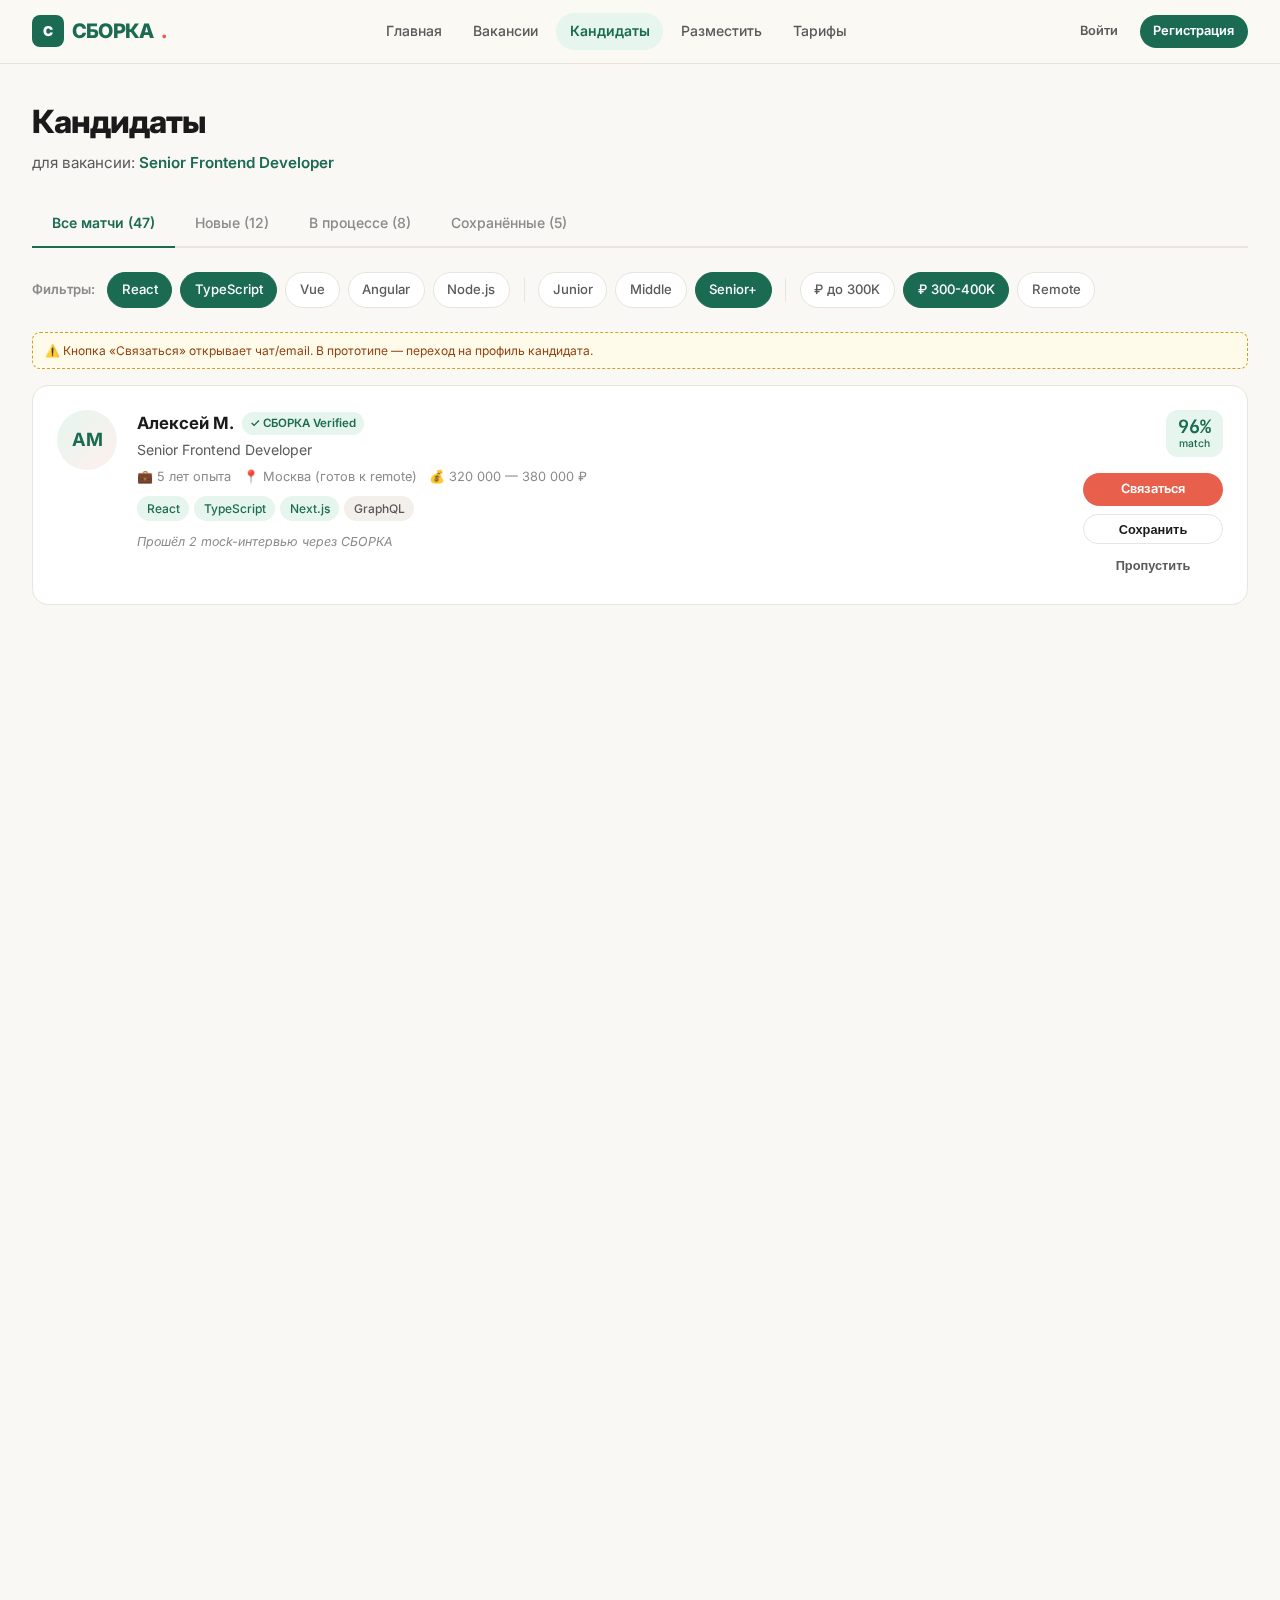
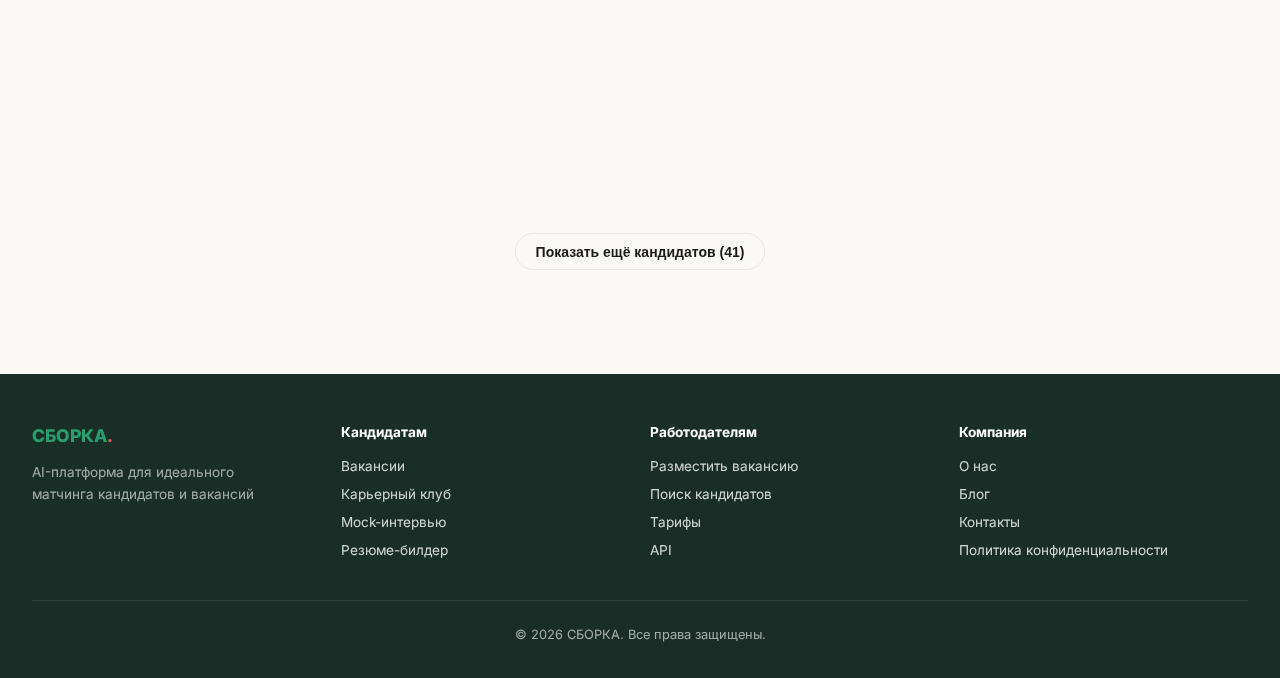
<file: prototype/candidates.html>
<!DOCTYPE html>
<html lang="ru">
<head>
<meta charset="UTF-8">
<meta name="viewport" content="width=device-width, initial-scale=1.0">
<title>Кандидаты — СБОРКА</title>
<link rel="stylesheet" href="style.css">
<style>
  .page-header { padding: 2rem 0 0.5rem; }
  .page-header h1 { font-size: 2rem; font-weight: 800; letter-spacing: -0.03em; margin-bottom: 0.25rem; }
  .page-header .subtitle { color: var(--text-secondary); font-size: 0.95rem; }
  .page-header .subtitle strong { color: var(--primary); font-weight: 600; }

  .cand-card {
    background: var(--bg-card); border: 1px solid var(--border); border-radius: var(--radius-lg);
    padding: 1.5rem; transition: all 0.3s ease; position: relative; margin-bottom: 1rem;
    display: grid; grid-template-columns: auto 1fr auto; gap: 1.25rem; align-items: flex-start;
  }
  .cand-card:hover { border-color: var(--primary); box-shadow: var(--shadow-lg); transform: translateY(-2px); }

  .cand-avatar {
    width: 60px; height: 60px; border-radius: 50%;
    background: linear-gradient(135deg, var(--primary-subtle), var(--accent-subtle));
    display: flex; align-items: center; justify-content: center;
    font-weight: 700; font-size: 1.15rem; color: var(--primary); flex-shrink: 0;
  }

  .cand-info h3 { font-size: 1.05rem; font-weight: 700; margin-bottom: 0.15rem; display: flex; align-items: center; gap: 0.5rem; flex-wrap: wrap; }
  .cand-info .title { font-size: 0.88rem; color: var(--text-secondary); margin-bottom: 0.35rem; }
  .cand-meta { display: flex; flex-wrap: wrap; gap: 0.75rem; font-size: 0.8rem; color: var(--text-muted); margin-bottom: 0.5rem; }
  .cand-meta span { display: flex; align-items: center; gap: 0.25rem; }
  .cand-skills { display: flex; flex-wrap: wrap; gap: 0.3rem; margin-bottom: 0.65rem; }
  .cand-extra { font-size: 0.78rem; color: var(--text-muted); font-style: italic; }

  .cand-actions { display: flex; flex-direction: column; gap: 0.5rem; align-items: flex-end; min-width: 140px; }

  .match-score {
    font-family: 'JetBrains Mono', monospace; font-weight: 700; font-size: 1.15rem; text-align: center;
    padding: 0.5rem 0.75rem; border-radius: var(--radius-md); margin-bottom: 0.5rem; line-height: 1;
  }
  .match-score.high { background: var(--primary-subtle); color: var(--primary); }
  .match-score.medium { background: var(--gold-subtle); color: var(--gold); }
  .match-score.low { background: var(--bg-subtle); color: var(--text-muted); }
  .match-score small { display: block; font-size: 0.65rem; font-weight: 500; margin-top: 0.15rem; font-family: 'Inter', sans-serif; }

  .filter-section { margin-bottom: 1.5rem; }

  @media (max-width: 768px) {
    .cand-card { grid-template-columns: 1fr; }
    .cand-actions { flex-direction: row; width: 100%; }
    .cand-actions .btn { flex: 1; }
  }
</style>
</head>
<body>

<!-- NAVBAR -->
<nav class="navbar">
  <div class="inner">
    <a href="index.html" class="logo">
      <span class="logo-icon">C</span>
      СБОРКА<span class="dot">.</span>
    </a>
    <div class="nav-links">
      <a href="index.html">Главная</a>
      <a href="jobs.html">Вакансии</a>
      <a href="candidates.html" class="active">Кандидаты</a>
      <a href="post-job.html">Разместить</a>
      <a href="pricing.html">Тарифы</a>
    </div>
    <div class="nav-actions">
      <a href="#" class="btn btn-ghost btn-sm">Войти</a>
      <a href="#" class="btn btn-primary btn-sm">Регистрация</a>
    </div>
  </div>
</nav>

<!-- PAGE HEADER -->
<section class="page-header">
  <div class="container">
    <h1>Кандидаты</h1>
    <p class="subtitle">для вакансии: <strong>Senior Frontend Developer</strong></p>
  </div>
</section>

<!-- TABS -->
<section style="padding: 1rem 0 0;">
  <div class="container">
    <div class="tabs" id="candidate-tabs">
      <div class="tab active" onclick="switchTab(this, 'all')">Все матчи (47)</div>
      <div class="tab" onclick="switchTab(this, 'new')">Новые (12)</div>
      <div class="tab" onclick="switchTab(this, 'progress')">В процессе (8)</div>
      <div class="tab" onclick="switchTab(this, 'saved')">Сохранённые (5)</div>
    </div>
  </div>
</section>

<!-- FILTERS -->
<section class="filter-section">
  <div class="container">
    <div class="filter-row">
      <span style="font-size: 0.82rem; font-weight: 600; color: var(--text-muted); margin-right: 0.25rem;">Фильтры:</span>
      <span class="filter-chip active" onclick="toggleFilter(this)">React</span>
      <span class="filter-chip active" onclick="toggleFilter(this)">TypeScript</span>
      <span class="filter-chip" onclick="toggleFilter(this)">Vue</span>
      <span class="filter-chip" onclick="toggleFilter(this)">Angular</span>
      <span class="filter-chip" onclick="toggleFilter(this)">Node.js</span>
      <span style="width: 1px; height: 24px; background: var(--border); margin: 0 0.35rem;"></span>
      <span class="filter-chip" onclick="toggleFilter(this)">Junior</span>
      <span class="filter-chip" onclick="toggleFilter(this)">Middle</span>
      <span class="filter-chip active" onclick="toggleFilter(this)">Senior+</span>
      <span style="width: 1px; height: 24px; background: var(--border); margin: 0 0.35rem;"></span>
      <span class="filter-chip" onclick="toggleFilter(this)">&#8381; до 300K</span>
      <span class="filter-chip active" onclick="toggleFilter(this)">&#8381; 300-400K</span>
      <span class="filter-chip" onclick="toggleFilter(this)">Remote</span>
    </div>
  </div>
</section>

<!-- CANDIDATES LIST -->
<section class="section-sm" style="padding-top: 0;">
  <div class="container">
    <div class="proto-note">&#9888;&#65039; Кнопка &laquo;Связаться&raquo; открывает чат/email. В прототипе &mdash; переход на профиль кандидата.</div>

    <!-- Candidate 1 -->
    <div class="cand-card animate-in">
      <div class="cand-avatar">АМ</div>
      <div class="cand-info">
        <h3>
          Алексей М.
          <span class="verified-badge">&#10003; СБОРКА Verified</span>
        </h3>
        <div class="title">Senior Frontend Developer</div>
        <div class="cand-meta">
          <span>&#128188; 5 лет опыта</span>
          <span>&#128205; Москва (готов к remote)</span>
          <span>&#128176; 320 000 &#8212; 380 000 &#8381;</span>
        </div>
        <div class="cand-skills">
          <span class="tag tag-primary">React</span>
          <span class="tag tag-primary">TypeScript</span>
          <span class="tag tag-primary">Next.js</span>
          <span class="tag">GraphQL</span>
        </div>
        <div class="cand-extra">Прошёл 2 mock-интервью через СБОРКА</div>
      </div>
      <div class="cand-actions">
        <div class="match-score high">96%<small>match</small></div>
        <a href="profile.html" class="btn btn-accent btn-sm" style="width: 100%;">Связаться</a>
        <button class="btn btn-outline btn-sm" style="width: 100%;">Сохранить</button>
        <button class="btn btn-ghost btn-sm" style="width: 100%;">Пропустить</button>
      </div>
    </div>

    <!-- Candidate 2 -->
    <div class="cand-card animate-in delay-1">
      <div class="cand-avatar">МК</div>
      <div class="cand-info">
        <h3>
          Мария К.
          <span class="verified-badge">&#10003; СБОРКА Verified</span>
        </h3>
        <div class="title">Frontend Team Lead</div>
        <div class="cand-meta">
          <span>&#128188; 7 лет опыта</span>
          <span>&#128205; Remote</span>
          <span>&#128176; 380 000 &#8212; 450 000 &#8381;</span>
        </div>
        <div class="cand-skills">
          <span class="tag tag-primary">React</span>
          <span class="tag tag-primary">Vue</span>
          <span class="tag tag-primary">TypeScript</span>
          <span class="tag">Node.js</span>
        </div>
      </div>
      <div class="cand-actions">
        <div class="match-score high">91%<small>match</small></div>
        <a href="profile.html" class="btn btn-accent btn-sm" style="width: 100%;">Связаться</a>
        <button class="btn btn-outline btn-sm" style="width: 100%;">Сохранить</button>
        <button class="btn btn-ghost btn-sm" style="width: 100%;">Пропустить</button>
      </div>
    </div>

    <!-- Candidate 3 -->
    <div class="cand-card animate-in delay-1">
      <div class="cand-avatar">ДС</div>
      <div class="cand-info">
        <h3>Дмитрий С.</h3>
        <div class="title">Middle+ Frontend Developer</div>
        <div class="cand-meta">
          <span>&#128188; 4 года опыта</span>
          <span>&#128205; Москва</span>
          <span>&#128176; 250 000 &#8212; 300 000 &#8381;</span>
        </div>
        <div class="cand-skills">
          <span class="tag tag-primary">React</span>
          <span class="tag tag-primary">TypeScript</span>
          <span class="tag">Redux</span>
        </div>
      </div>
      <div class="cand-actions">
        <div class="match-score high">88%<small>match</small></div>
        <a href="profile.html" class="btn btn-accent btn-sm" style="width: 100%;">Связаться</a>
        <button class="btn btn-outline btn-sm" style="width: 100%;">Сохранить</button>
        <button class="btn btn-ghost btn-sm" style="width: 100%;">Пропустить</button>
      </div>
    </div>

    <!-- Candidate 4 -->
    <div class="cand-card animate-in delay-2">
      <div class="cand-avatar">АВ</div>
      <div class="cand-info">
        <h3>Анна В.</h3>
        <div class="title">Senior Frontend Developer</div>
        <div class="cand-meta">
          <span>&#128188; 6 лет опыта</span>
          <span>&#128205; СПб (готова к релокации)</span>
          <span>&#128176; 300 000 &#8212; 350 000 &#8381;</span>
        </div>
        <div class="cand-skills">
          <span class="tag">Angular</span>
          <span class="tag tag-primary">TypeScript</span>
          <span class="tag">RxJS</span>
        </div>
      </div>
      <div class="cand-actions">
        <div class="match-score medium">84%<small>match</small></div>
        <a href="profile.html" class="btn btn-accent btn-sm" style="width: 100%;">Связаться</a>
        <button class="btn btn-outline btn-sm" style="width: 100%;">Сохранить</button>
        <button class="btn btn-ghost btn-sm" style="width: 100%;">Пропустить</button>
      </div>
    </div>

    <!-- Candidate 5 -->
    <div class="cand-card animate-in delay-2">
      <div class="cand-avatar">ИЛ</div>
      <div class="cand-info">
        <h3>Игорь Л.</h3>
        <div class="title">Frontend Developer</div>
        <div class="cand-meta">
          <span>&#128188; 3 года опыта</span>
          <span>&#128205; Remote</span>
          <span>&#128176; 200 000 &#8212; 250 000 &#8381;</span>
        </div>
        <div class="cand-skills">
          <span class="tag tag-primary">React</span>
          <span class="tag">JavaScript</span>
          <span class="tag">CSS</span>
        </div>
      </div>
      <div class="cand-actions">
        <div class="match-score medium">79%<small>match</small></div>
        <a href="profile.html" class="btn btn-accent btn-sm" style="width: 100%;">Связаться</a>
        <button class="btn btn-outline btn-sm" style="width: 100%;">Сохранить</button>
        <button class="btn btn-ghost btn-sm" style="width: 100%;">Пропустить</button>
      </div>
    </div>

    <!-- Candidate 6 -->
    <div class="cand-card animate-in delay-3">
      <div class="cand-avatar">ЕП</div>
      <div class="cand-info">
        <h3>Елена П.</h3>
        <div class="title">Full-stack Developer (Frontend focus)</div>
        <div class="cand-meta">
          <span>&#128188; 4 года опыта</span>
          <span>&#128205; Москва</span>
          <span>&#128176; 280 000 &#8212; 320 000 &#8381;</span>
        </div>
        <div class="cand-skills">
          <span class="tag tag-primary">React</span>
          <span class="tag">Node.js</span>
          <span class="tag">PostgreSQL</span>
        </div>
      </div>
      <div class="cand-actions">
        <div class="match-score low">72%<small>match</small></div>
        <a href="profile.html" class="btn btn-accent btn-sm" style="width: 100%;">Связаться</a>
        <button class="btn btn-outline btn-sm" style="width: 100%;">Сохранить</button>
        <button class="btn btn-ghost btn-sm" style="width: 100%;">Пропустить</button>
      </div>
    </div>

    <!-- Pagination hint -->
    <div style="text-align: center; padding: 2rem 0 0;">
      <button class="btn btn-outline">Показать ещё кандидатов (41)</button>
    </div>
  </div>
</section>

<!-- FOOTER -->
<footer class="footer">
  <div class="container">
    <div class="grid-4" style="margin-bottom: 2rem;">
      <div>
        <h4 style="font-size: 1.1rem; font-weight: 800; color: var(--primary-light); margin-bottom: 0.75rem;">СБОРКА<span style="color: var(--accent);">.</span></h4>
        <p style="font-size: 0.85rem; line-height: 1.6;">AI-платформа для идеального<br>матчинга кандидатов и вакансий</p>
      </div>
      <div>
        <h4>Кандидатам</h4>
        <ul>
          <li><a href="jobs.html">Вакансии</a></li>
          <li><a href="#">Карьерный клуб</a></li>
          <li><a href="#">Mock-интервью</a></li>
          <li><a href="#">Резюме-билдер</a></li>
        </ul>
      </div>
      <div>
        <h4>Работодателям</h4>
        <ul>
          <li><a href="post-job.html">Разместить вакансию</a></li>
          <li><a href="candidates.html">Поиск кандидатов</a></li>
          <li><a href="pricing.html">Тарифы</a></li>
          <li><a href="#">API</a></li>
        </ul>
      </div>
      <div>
        <h4>Компания</h4>
        <ul>
          <li><a href="#">О нас</a></li>
          <li><a href="#">Блог</a></li>
          <li><a href="#">Контакты</a></li>
          <li><a href="#">Политика конфиденциальности</a></li>
        </ul>
      </div>
    </div>
    <div style="border-top: 1px solid rgba(255,255,255,0.1); padding-top: 1.5rem; text-align: center; font-size: 0.8rem;">
      &copy; 2026 СБОРКА. Все права защищены.
    </div>
  </div>
</footer>

<script>
function switchTab(el, tabName) {
  document.querySelectorAll('#candidate-tabs .tab').forEach(t => t.classList.remove('active'));
  el.classList.add('active');
}

function toggleFilter(el) {
  el.classList.toggle('active');
}
</script>

</body>
</html>
</file>
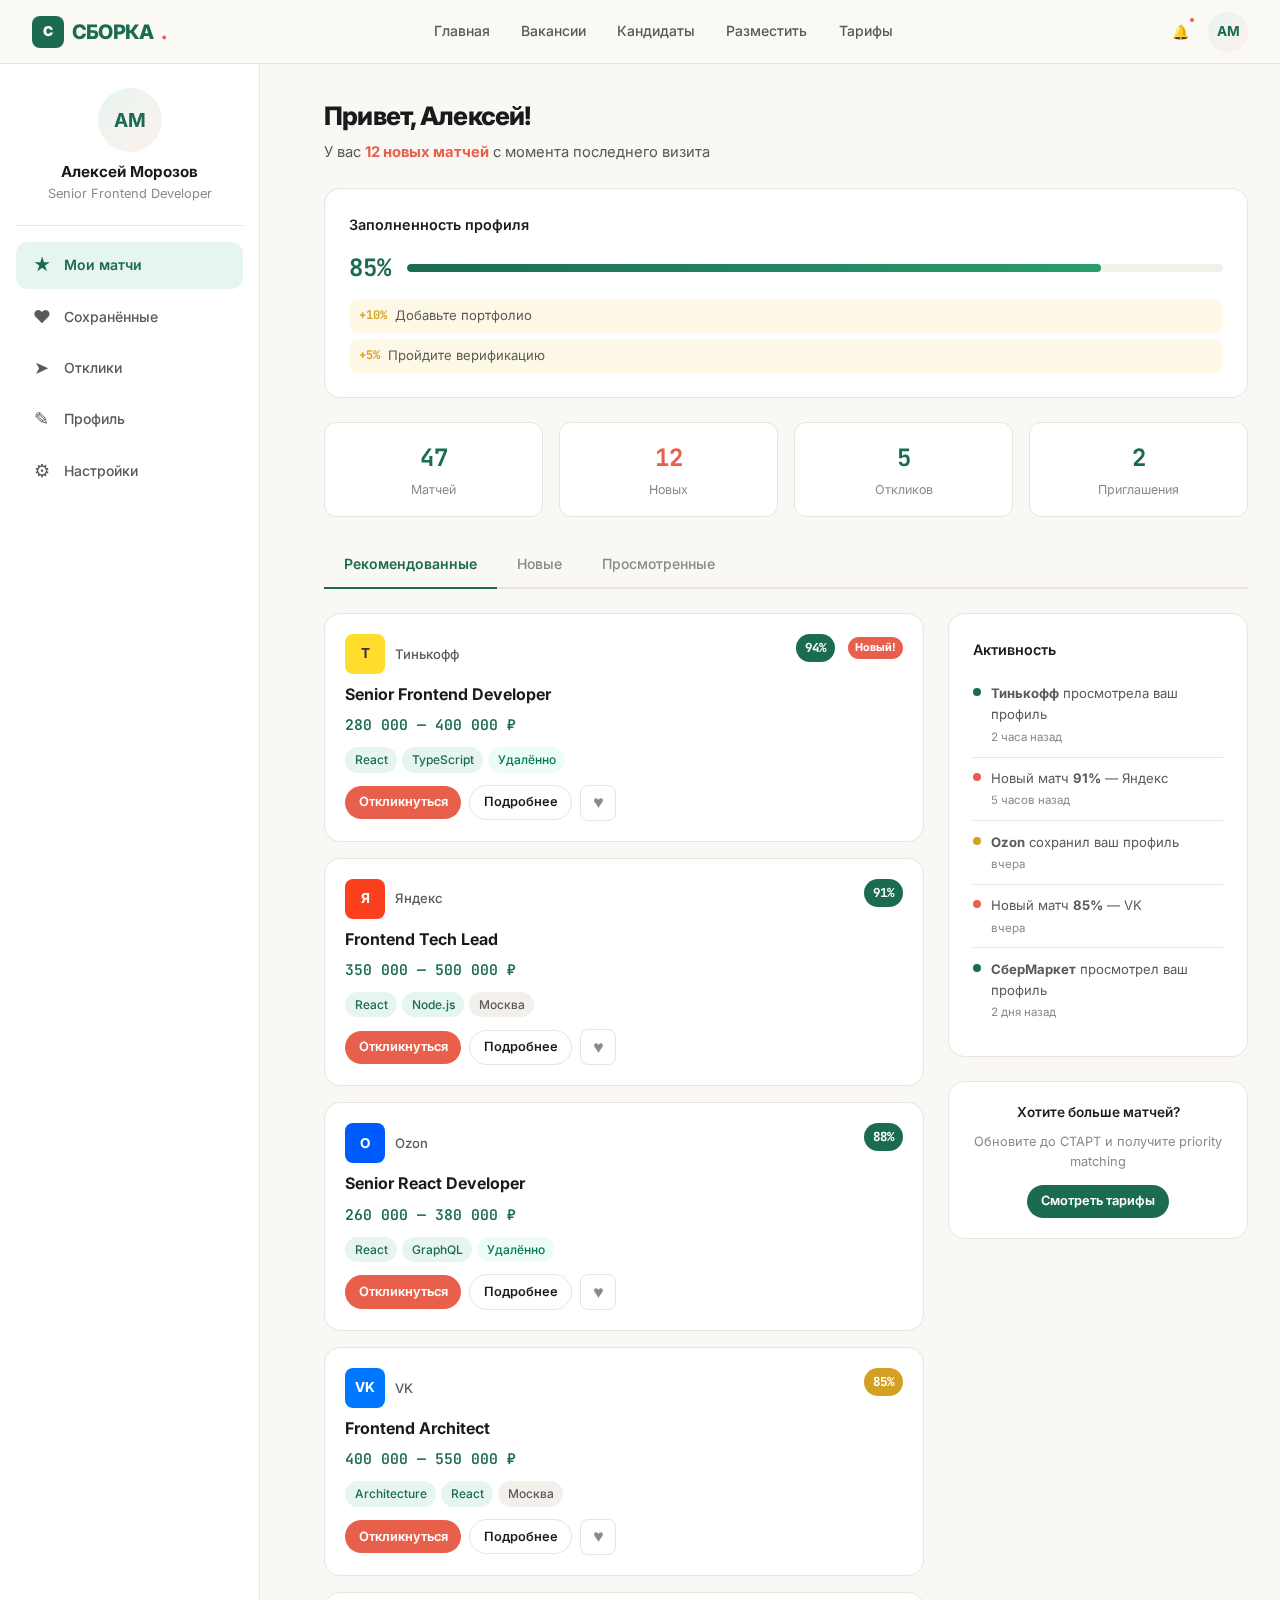
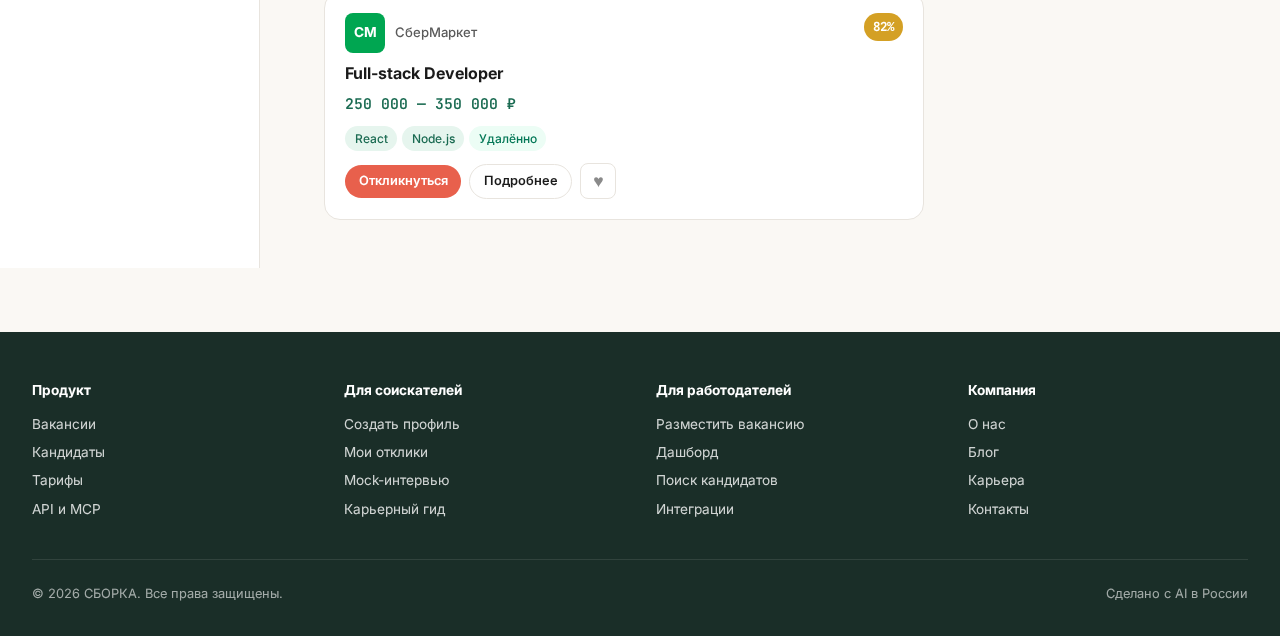
<file: prototype/dashboard.html>
<!DOCTYPE html>
<html lang="ru">
<head>
  <meta charset="UTF-8">
  <meta name="viewport" content="width=device-width, initial-scale=1.0">
  <title>Мои матчи — СБОРКА</title>
  <link rel="stylesheet" href="style.css">
  <style>
    .dashboard-main { padding: 2rem; }
    .welcome-row { display: flex; align-items: center; justify-content: space-between; margin-bottom: 1.5rem; }
    .welcome-row h1 { font-size: 1.6rem; font-weight: 800; letter-spacing: -0.03em; }
    .welcome-row .subtitle { font-size: 0.92rem; color: var(--text-secondary); margin-top: 0.25rem; }
    .user-avatar {
      width: 40px; height: 40px; border-radius: var(--radius-full);
      background: linear-gradient(135deg, var(--primary-subtle), var(--accent-subtle));
      display: flex; align-items: center; justify-content: center;
      font-weight: 700; font-size: 0.85rem; color: var(--primary); cursor: pointer;
    }
    .profile-card { margin-bottom: 1.5rem; }
    .profile-card .card-title { font-size: 0.9rem; font-weight: 600; margin-bottom: 0.75rem; }
    .profile-progress { display: flex; align-items: center; gap: 1rem; margin-bottom: 0.75rem; }
    .profile-progress .pct { font-family: 'JetBrains Mono', monospace; font-size: 1.5rem; font-weight: 700; color: var(--primary); }
    .profile-progress .bar-wrap { flex: 1; }
    .profile-tips { display: flex; flex-direction: column; gap: 0.4rem; }
    .profile-tip {
      display: flex; align-items: center; gap: 0.5rem; font-size: 0.82rem; color: var(--text-secondary);
      padding: 0.4rem 0.65rem; background: var(--gold-subtle); border-radius: var(--radius-sm);
    }
    .profile-tip .plus { font-family: 'JetBrains Mono', monospace; font-size: 0.75rem; color: var(--gold); font-weight: 600; }
    .stats-row { display: grid; grid-template-columns: repeat(4, 1fr); gap: 1rem; margin-bottom: 1.5rem; }
    .mini-stat {
      background: var(--bg-card); border: 1px solid var(--border); border-radius: var(--radius-md);
      padding: 1rem; text-align: center;
    }
    .mini-stat .val { font-family: 'JetBrains Mono', monospace; font-size: 1.5rem; font-weight: 700; color: var(--primary); }
    .mini-stat .lbl { font-size: 0.78rem; color: var(--text-muted); margin-top: 0.15rem; }
    .mini-stat.new .val { color: var(--accent); }

    .content-grid { display: grid; grid-template-columns: 1fr 300px; gap: 1.5rem; }

    .match-card {
      background: var(--bg-card); border: 1px solid var(--border); border-radius: var(--radius-lg);
      padding: 1.25rem; transition: all var(--transition-slow); position: relative; margin-bottom: 1rem;
    }
    .match-card:hover { border-color: var(--primary); box-shadow: var(--shadow-md); transform: translateY(-2px); }
    .match-card .top-row { display: flex; align-items: flex-start; justify-content: space-between; margin-bottom: 0.5rem; }
    .match-card .company-info { display: flex; align-items: center; gap: 0.65rem; }
    .match-card .company-logo {
      width: 40px; height: 40px; border-radius: var(--radius-sm); display: flex;
      align-items: center; justify-content: center; font-weight: 700; font-size: 0.85rem; flex-shrink: 0;
    }
    .match-card .company-name { font-size: 0.82rem; color: var(--text-secondary); font-weight: 500; }
    .match-card h3 { font-size: 1rem; font-weight: 700; margin-bottom: 0.35rem; }
    .match-card .salary { font-family: 'JetBrains Mono', monospace; font-size: 0.92rem; font-weight: 600; color: var(--primary); margin-bottom: 0.65rem; }
    .match-card .tags { display: flex; flex-wrap: wrap; gap: 0.3rem; margin-bottom: 0.75rem; }
    .match-card .actions { display: flex; gap: 0.5rem; align-items: center; }
    .match-card .save-btn {
      width: 36px; height: 36px; border-radius: var(--radius-sm); border: 1px solid var(--border);
      background: transparent; cursor: pointer; display: flex; align-items: center; justify-content: center;
      font-size: 1.1rem; transition: all var(--transition); color: var(--text-muted);
    }
    .match-card .save-btn:hover { border-color: var(--accent); color: var(--accent); }
    .match-card .save-btn.saved { color: var(--accent); border-color: var(--accent); background: var(--accent-subtle); }
    .match-score {
      display: inline-flex; align-items: center; gap: 0.25rem;
      font-family: 'JetBrains Mono', monospace; font-size: 0.78rem; font-weight: 700;
      padding: 0.25rem 0.55rem; border-radius: var(--radius-full); color: white;
    }
    .match-score.high { background: var(--primary); }
    .match-score.medium { background: var(--gold); }
    .new-badge {
      display: inline-flex; align-items: center; font-size: 0.68rem; font-weight: 700;
      padding: 0.15rem 0.45rem; border-radius: var(--radius-full);
      background: var(--accent); color: white; margin-left: 0.4rem;
    }

    .activity-card { margin-bottom: 1.5rem; }
    .activity-card .card-title { font-size: 0.9rem; font-weight: 600; margin-bottom: 0.75rem; }
    .activity-item {
      display: flex; align-items: flex-start; gap: 0.65rem; padding: 0.65rem 0;
      border-bottom: 1px solid var(--border); font-size: 0.82rem; color: var(--text-secondary);
    }
    .activity-item:last-child { border-bottom: none; }
    .activity-dot {
      width: 8px; height: 8px; border-radius: 50%; margin-top: 5px; flex-shrink: 0;
    }
    .activity-dot.view { background: var(--primary); }
    .activity-dot.match { background: var(--accent); }
    .activity-dot.save { background: var(--gold); }
    .activity-time { font-size: 0.72rem; color: var(--text-muted); margin-top: 0.15rem; }

    .sidebar-profile { text-align: center; padding-bottom: 1.25rem; margin-bottom: 1rem; border-bottom: 1px solid var(--border); }
    .sidebar-avatar {
      width: 64px; height: 64px; border-radius: var(--radius-full);
      background: linear-gradient(135deg, var(--primary-subtle), var(--accent-subtle));
      display: inline-flex; align-items: center; justify-content: center;
      font-weight: 700; font-size: 1.2rem; color: var(--primary); margin-bottom: 0.5rem;
    }
    .sidebar-name { font-weight: 700; font-size: 0.95rem; }
    .sidebar-role { font-size: 0.8rem; color: var(--text-muted); }

    .footer-grid { display: grid; grid-template-columns: repeat(4, 1fr); gap: 2rem; }
    .footer-bottom { border-top: 1px solid rgba(255,255,255,0.1); margin-top: 2rem; padding-top: 1.5rem; font-size: 0.8rem; display: flex; justify-content: space-between; align-items: center; }

    @media (max-width: 1024px) {
      .content-grid { grid-template-columns: 1fr; }
      .stats-row { grid-template-columns: repeat(2, 1fr); }
    }
    @media (max-width: 768px) {
      .stats-row { grid-template-columns: 1fr; }
      .match-card .actions { flex-wrap: wrap; }
      .footer-grid { grid-template-columns: repeat(2, 1fr); }
    }
  </style>
</head>
<body>

<!-- NAVBAR -->
<nav class="navbar">
  <div class="inner">
    <a href="index.html" class="logo">
      <span class="logo-icon">C</span>
      СБОРКА<span class="dot">.</span>
    </a>
    <div class="nav-links">
      <a href="index.html">Главная</a>
      <a href="jobs.html">Вакансии</a>
      <a href="candidates.html">Кандидаты</a>
      <a href="post-job.html">Разместить</a>
      <a href="pricing.html">Тарифы</a>
    </div>
    <div class="nav-actions">
      <button class="btn btn-ghost btn-icon" title="Уведомления" style="position:relative;">
        &#128276;
        <span style="position:absolute;top:4px;right:4px;width:8px;height:8px;background:var(--accent);border-radius:50%;border:2px solid var(--bg);"></span>
      </button>
      <div class="user-avatar" title="Алексей Морозов">АМ</div>
    </div>
  </div>
</nav>

<!-- DASHBOARD -->
<div class="dashboard-layout">
  <!-- SIDEBAR -->
  <aside class="sidebar">
    <div class="sidebar-profile">
      <div class="sidebar-avatar">АМ</div>
      <div class="sidebar-name">Алексей Морозов</div>
      <div class="sidebar-role">Senior Frontend Developer</div>
    </div>
    <nav class="sidebar-nav">
      <a href="#" class="active"><span class="icon">&#9733;</span> Мои матчи</a>
      <a href="#"><span class="icon">&#9829;</span> Сохранённые</a>
      <a href="#"><span class="icon">&#10148;</span> Отклики</a>
      <a href="#"><span class="icon">&#9998;</span> Профиль</a>
      <a href="#"><span class="icon">&#9881;</span> Настройки</a>
    </nav>
  </aside>

  <!-- MAIN -->
  <main class="dashboard-main">
    <!-- Welcome -->
    <div class="welcome-row">
      <div>
        <h1>Привет, Алексей!</h1>
        <div class="subtitle">У вас <strong style="color: var(--accent);">12 новых матчей</strong> с момента последнего визита</div>
      </div>
    </div>

    <!-- Profile completion -->
    <div class="card profile-card">
      <div class="card-title">Заполненность профиля</div>
      <div class="profile-progress">
        <div class="pct">85%</div>
        <div class="bar-wrap">
          <div class="progress-bar" style="height: 8px;">
            <div class="fill" style="width: 85%;"></div>
          </div>
        </div>
      </div>
      <div class="profile-tips">
        <div class="profile-tip">
          <span class="plus">+10%</span> Добавьте портфолио
        </div>
        <div class="profile-tip">
          <span class="plus">+5%</span> Пройдите верификацию
        </div>
      </div>
    </div>

    <!-- Stats row -->
    <div class="stats-row">
      <div class="mini-stat">
        <div class="val">47</div>
        <div class="lbl">Матчей</div>
      </div>
      <div class="mini-stat new">
        <div class="val">12</div>
        <div class="lbl">Новых</div>
      </div>
      <div class="mini-stat">
        <div class="val">5</div>
        <div class="lbl">Откликов</div>
      </div>
      <div class="mini-stat">
        <div class="val">2</div>
        <div class="lbl">Приглашения</div>
      </div>
    </div>

    <!-- Tabs -->
    <div class="tabs">
      <div class="tab active" onclick="switchTab(this, 'recommended')">Рекомендованные</div>
      <div class="tab" onclick="switchTab(this, 'new')">Новые</div>
      <div class="tab" onclick="switchTab(this, 'viewed')">Просмотренные</div>
    </div>

    <div class="content-grid">
      <!-- Match list -->
      <div class="match-list">

        <!-- Match 1: 94% -->
        <div class="match-card">
          <div class="top-row">
            <div class="company-info">
              <div class="company-logo" style="background: #ffdd2d; color: #333;">T</div>
              <div>
                <div class="company-name">Тинькофф</div>
              </div>
            </div>
            <div style="display:flex;align-items:center;gap:0.4rem;">
              <span class="match-score high">94%</span>
              <span class="new-badge">Новый!</span>
            </div>
          </div>
          <h3>Senior Frontend Developer</h3>
          <div class="salary">280 000 — 400 000 &#8381;</div>
          <div class="tags">
            <span class="tag tag-primary">React</span>
            <span class="tag tag-primary">TypeScript</span>
            <span class="tag tag-green">Удалённо</span>
          </div>
          <div class="actions">
            <a href="#" class="btn btn-accent btn-sm">Откликнуться</a>
            <a href="#" class="btn btn-outline btn-sm">Подробнее</a>
            <button class="save-btn" onclick="toggleSave(this)" title="Сохранить">&#9829;</button>
          </div>
        </div>

        <!-- Match 2: 91% -->
        <div class="match-card">
          <div class="top-row">
            <div class="company-info">
              <div class="company-logo" style="background: #fc3f1d; color: #fff;">Я</div>
              <div>
                <div class="company-name">Яндекс</div>
              </div>
            </div>
            <span class="match-score high">91%</span>
          </div>
          <h3>Frontend Tech Lead</h3>
          <div class="salary">350 000 — 500 000 &#8381;</div>
          <div class="tags">
            <span class="tag tag-primary">React</span>
            <span class="tag tag-primary">Node.js</span>
            <span class="tag">Москва</span>
          </div>
          <div class="actions">
            <a href="#" class="btn btn-accent btn-sm">Откликнуться</a>
            <a href="#" class="btn btn-outline btn-sm">Подробнее</a>
            <button class="save-btn" onclick="toggleSave(this)" title="Сохранить">&#9829;</button>
          </div>
        </div>

        <!-- Match 3: 88% -->
        <div class="match-card">
          <div class="top-row">
            <div class="company-info">
              <div class="company-logo" style="background: #005bff; color: #fff;">O</div>
              <div>
                <div class="company-name">Ozon</div>
              </div>
            </div>
            <span class="match-score high">88%</span>
          </div>
          <h3>Senior React Developer</h3>
          <div class="salary">260 000 — 380 000 &#8381;</div>
          <div class="tags">
            <span class="tag tag-primary">React</span>
            <span class="tag tag-primary">GraphQL</span>
            <span class="tag tag-green">Удалённо</span>
          </div>
          <div class="actions">
            <a href="#" class="btn btn-accent btn-sm">Откликнуться</a>
            <a href="#" class="btn btn-outline btn-sm">Подробнее</a>
            <button class="save-btn" onclick="toggleSave(this)" title="Сохранить">&#9829;</button>
          </div>
        </div>

        <!-- Match 4: 85% -->
        <div class="match-card">
          <div class="top-row">
            <div class="company-info">
              <div class="company-logo" style="background: #0077ff; color: #fff;">VK</div>
              <div>
                <div class="company-name">VK</div>
              </div>
            </div>
            <span class="match-score medium">85%</span>
          </div>
          <h3>Frontend Architect</h3>
          <div class="salary">400 000 — 550 000 &#8381;</div>
          <div class="tags">
            <span class="tag tag-primary">Architecture</span>
            <span class="tag tag-primary">React</span>
            <span class="tag">Москва</span>
          </div>
          <div class="actions">
            <a href="#" class="btn btn-accent btn-sm">Откликнуться</a>
            <a href="#" class="btn btn-outline btn-sm">Подробнее</a>
            <button class="save-btn" onclick="toggleSave(this)" title="Сохранить">&#9829;</button>
          </div>
        </div>

        <!-- Match 5: 82% -->
        <div class="match-card">
          <div class="top-row">
            <div class="company-info">
              <div class="company-logo" style="background: #00a651; color: #fff;">CM</div>
              <div>
                <div class="company-name">СберМаркет</div>
              </div>
            </div>
            <span class="match-score medium">82%</span>
          </div>
          <h3>Full-stack Developer</h3>
          <div class="salary">250 000 — 350 000 &#8381;</div>
          <div class="tags">
            <span class="tag tag-primary">React</span>
            <span class="tag tag-primary">Node.js</span>
            <span class="tag tag-green">Удалённо</span>
          </div>
          <div class="actions">
            <a href="#" class="btn btn-accent btn-sm">Откликнуться</a>
            <a href="#" class="btn btn-outline btn-sm">Подробнее</a>
            <button class="save-btn" onclick="toggleSave(this)" title="Сохранить">&#9829;</button>
          </div>
        </div>

      </div>

      <!-- Right column: Activity feed -->
      <div>
        <div class="card activity-card">
          <div class="card-title">Активность</div>
          <div class="activity-item">
            <div class="activity-dot view"></div>
            <div>
              <div><strong>Тинькофф</strong> просмотрела ваш профиль</div>
              <div class="activity-time">2 часа назад</div>
            </div>
          </div>
          <div class="activity-item">
            <div class="activity-dot match"></div>
            <div>
              <div>Новый матч <strong>91%</strong> &mdash; Яндекс</div>
              <div class="activity-time">5 часов назад</div>
            </div>
          </div>
          <div class="activity-item">
            <div class="activity-dot save"></div>
            <div>
              <div><strong>Ozon</strong> сохранил ваш профиль</div>
              <div class="activity-time">вчера</div>
            </div>
          </div>
          <div class="activity-item">
            <div class="activity-dot match"></div>
            <div>
              <div>Новый матч <strong>85%</strong> &mdash; VK</div>
              <div class="activity-time">вчера</div>
            </div>
          </div>
          <div class="activity-item">
            <div class="activity-dot view"></div>
            <div>
              <div><strong>СберМаркет</strong> просмотрел ваш профиль</div>
              <div class="activity-time">2 дня назад</div>
            </div>
          </div>
        </div>

        <div class="card" style="text-align:center; padding: 1.25rem;">
          <div style="font-size: 0.85rem; font-weight: 600; margin-bottom: 0.5rem;">Хотите больше матчей?</div>
          <div style="font-size: 0.8rem; color: var(--text-muted); margin-bottom: 0.75rem;">Обновите до СТАРТ и получите priority matching</div>
          <a href="pricing.html" class="btn btn-primary btn-sm">Смотреть тарифы</a>
        </div>
      </div>
    </div>

  </main>
</div>

<!-- FOOTER -->
<footer class="footer">
  <div class="container">
    <div class="footer-grid">
      <div>
        <h4>Продукт</h4>
        <ul>
          <li><a href="jobs.html">Вакансии</a></li>
          <li><a href="candidates.html">Кандидаты</a></li>
          <li><a href="pricing.html">Тарифы</a></li>
          <li><a href="#">API и MCP</a></li>
        </ul>
      </div>
      <div>
        <h4>Для соискателей</h4>
        <ul>
          <li><a href="#">Создать профиль</a></li>
          <li><a href="dashboard.html">Мои отклики</a></li>
          <li><a href="#">Mock-интервью</a></li>
          <li><a href="#">Карьерный гид</a></li>
        </ul>
      </div>
      <div>
        <h4>Для работодателей</h4>
        <ul>
          <li><a href="post-job.html">Разместить вакансию</a></li>
          <li><a href="employer.html">Дашборд</a></li>
          <li><a href="#">Поиск кандидатов</a></li>
          <li><a href="#">Интеграции</a></li>
        </ul>
      </div>
      <div>
        <h4>Компания</h4>
        <ul>
          <li><a href="#">О нас</a></li>
          <li><a href="#">Блог</a></li>
          <li><a href="#">Карьера</a></li>
          <li><a href="#">Контакты</a></li>
        </ul>
      </div>
    </div>
    <div class="footer-bottom">
      <span>&copy; 2026 СБОРКА. Все права защищены.</span>
      <span>Сделано с AI в России</span>
    </div>
  </div>
</footer>

<script>
function switchTab(el, tab) {
  document.querySelectorAll('.tabs .tab').forEach(t => t.classList.remove('active'));
  el.classList.add('active');
}

function toggleSave(btn) {
  btn.classList.toggle('saved');
}
</script>

</body>
</html>
</file>
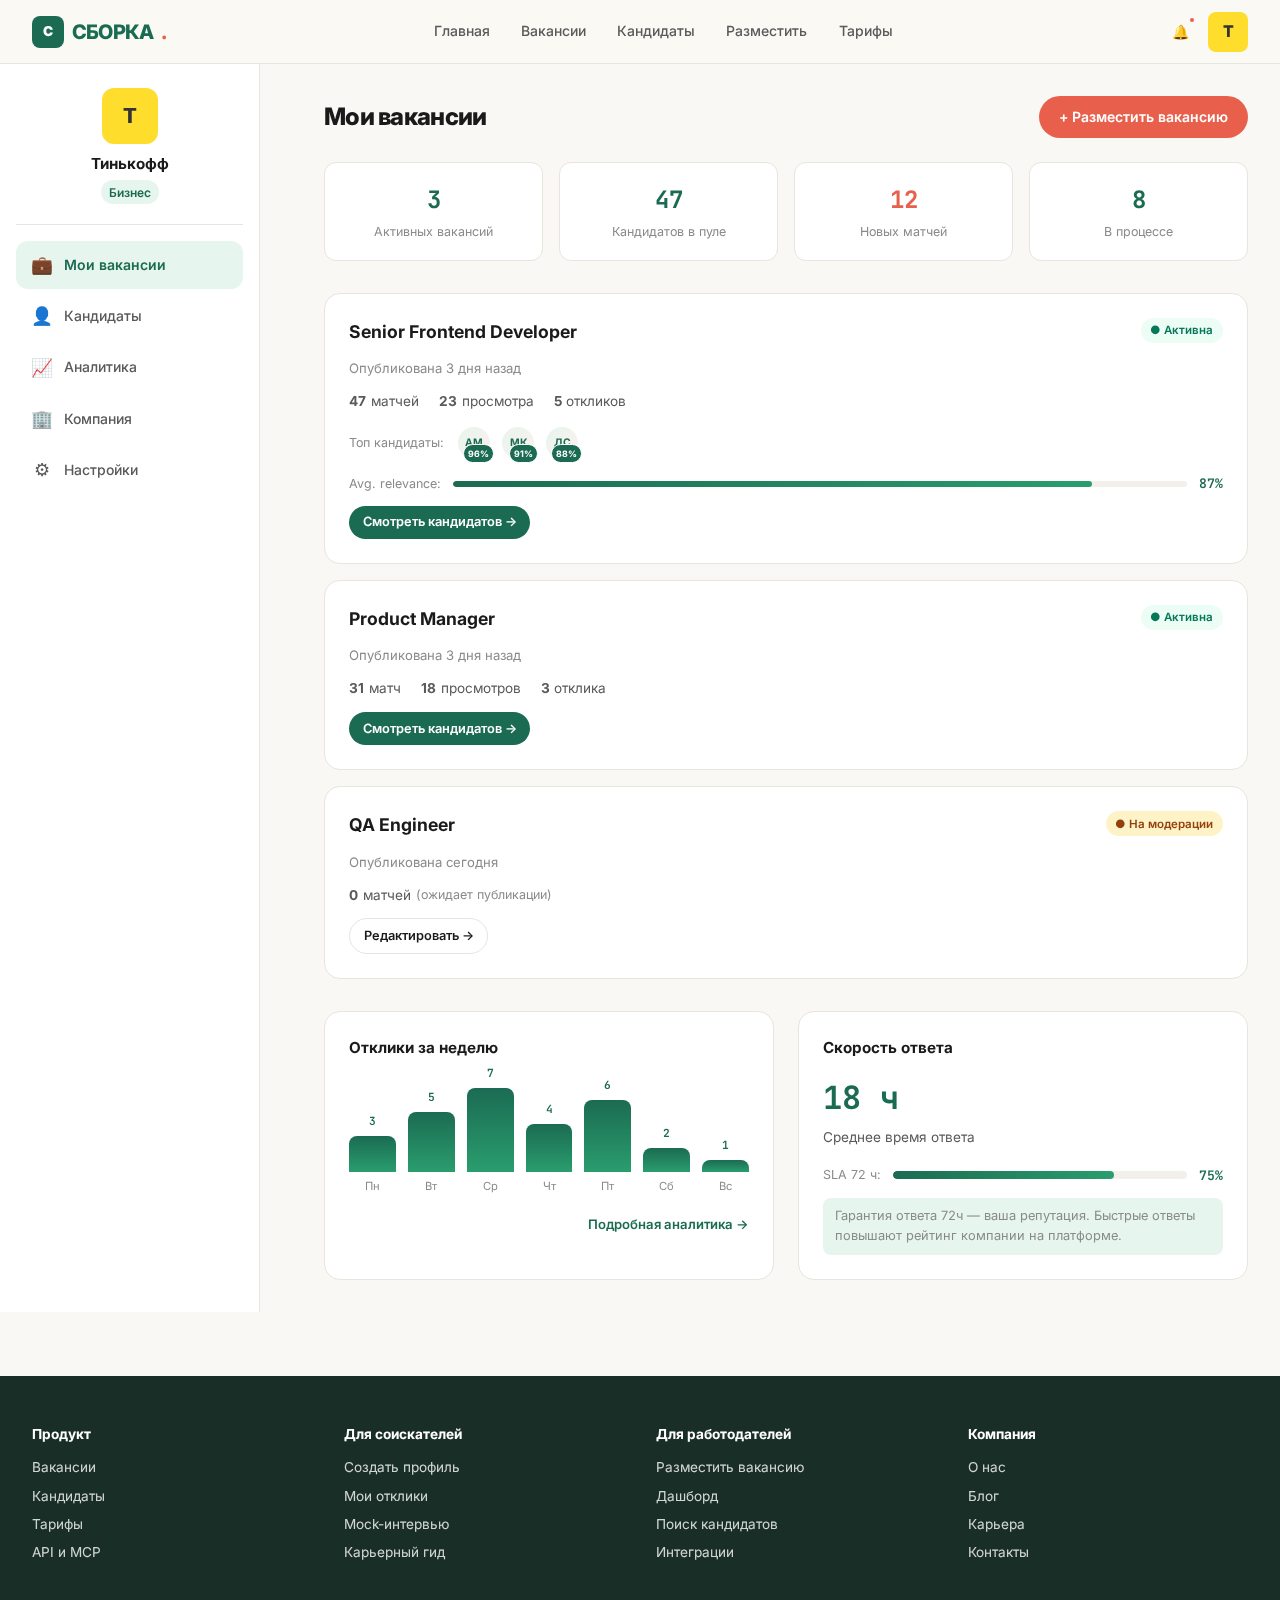
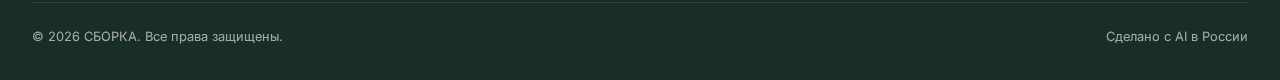
<file: prototype/employer.html>
<!DOCTYPE html>
<html lang="ru">
<head>
  <meta charset="UTF-8">
  <meta name="viewport" content="width=device-width, initial-scale=1.0">
  <title>Дашборд работодателя — СБОРКА</title>
  <link rel="stylesheet" href="style.css">
  <style>
    .dashboard-main { padding: 2rem; }
    .company-avatar {
      width: 40px; height: 40px; border-radius: var(--radius-sm);
      background: #ffdd2d; color: #333; display: flex; align-items: center; justify-content: center;
      font-weight: 800; font-size: 1rem; cursor: pointer;
    }
    .sidebar-company { text-align: center; padding-bottom: 1.25rem; margin-bottom: 1rem; border-bottom: 1px solid var(--border); }
    .sidebar-company-logo {
      width: 56px; height: 56px; border-radius: var(--radius-md);
      background: #ffdd2d; color: #333; display: inline-flex; align-items: center; justify-content: center;
      font-weight: 800; font-size: 1.3rem; margin-bottom: 0.5rem;
    }
    .sidebar-company-name { font-weight: 700; font-size: 0.95rem; }
    .sidebar-company-plan { font-size: 0.75rem; color: var(--primary); font-weight: 600; background: var(--primary-subtle); padding: 0.15rem 0.5rem; border-radius: var(--radius-full); display: inline-block; margin-top: 0.25rem; }

    .header-row { display: flex; align-items: center; justify-content: space-between; margin-bottom: 1.5rem; }
    .header-row h1 { font-size: 1.5rem; font-weight: 800; letter-spacing: -0.03em; }

    .stats-row { display: grid; grid-template-columns: repeat(4, 1fr); gap: 1rem; margin-bottom: 2rem; }
    .emp-stat {
      background: var(--bg-card); border: 1px solid var(--border); border-radius: var(--radius-md);
      padding: 1.15rem; text-align: center;
    }
    .emp-stat .val { font-family: 'JetBrains Mono', monospace; font-size: 1.5rem; font-weight: 700; color: var(--primary); }
    .emp-stat .lbl { font-size: 0.78rem; color: var(--text-muted); margin-top: 0.15rem; }
    .emp-stat.accent .val { color: var(--accent); }

    .vacancy-card {
      background: var(--bg-card); border: 1px solid var(--border); border-radius: var(--radius-lg);
      padding: 1.5rem; margin-bottom: 1rem; transition: all var(--transition-slow);
    }
    .vacancy-card:hover { border-color: var(--primary); box-shadow: var(--shadow-md); }
    .vacancy-header { display: flex; align-items: flex-start; justify-content: space-between; margin-bottom: 0.75rem; }
    .vacancy-header h3 { font-size: 1.1rem; font-weight: 700; }
    .status-badge { display: inline-flex; align-items: center; padding: 0.2rem 0.6rem; border-radius: var(--radius-full); font-size: 0.72rem; font-weight: 600; }
    .status-badge.active { background: #ecfdf5; color: #047857; }
    .status-badge.pending { background: #fef3c7; color: #92400e; }
    .vacancy-meta { font-size: 0.82rem; color: var(--text-muted); margin-bottom: 0.75rem; }
    .vacancy-stats { display: flex; gap: 1.25rem; font-size: 0.85rem; color: var(--text-secondary); margin-bottom: 0.75rem; }
    .vacancy-stats span { display: flex; align-items: center; gap: 0.3rem; }

    .top-candidates { display: flex; align-items: center; gap: 0.5rem; margin-bottom: 0.75rem; }
    .top-candidates .label { font-size: 0.78rem; color: var(--text-muted); margin-right: 0.25rem; }
    .candidate-mini {
      width: 36px; height: 36px; border-radius: var(--radius-full);
      background: linear-gradient(135deg, var(--primary-subtle), var(--accent-subtle));
      display: flex; align-items: center; justify-content: center;
      font-size: 0.65rem; font-weight: 700; color: var(--primary);
      border: 2px solid var(--bg-card); position: relative;
    }
    .candidate-mini .pct {
      position: absolute; bottom: -4px; right: -4px;
      background: var(--primary); color: white; font-size: 0.55rem; font-weight: 700;
      padding: 0.08rem 0.25rem; border-radius: var(--radius-full); border: 1.5px solid var(--bg-card);
    }
    .quality-bar { display: flex; align-items: center; gap: 0.75rem; margin-bottom: 0.75rem; }
    .quality-bar .label { font-size: 0.78rem; color: var(--text-muted); white-space: nowrap; }
    .quality-bar .bar-wrap { flex: 1; }
    .quality-bar .pct { font-family: 'JetBrains Mono', monospace; font-size: 0.82rem; font-weight: 600; color: var(--primary); }

    .bottom-grid { display: grid; grid-template-columns: 1fr 1fr; gap: 1.5rem; margin-top: 2rem; }

    .analytics-card { padding: 1.5rem; }
    .analytics-card .card-title { font-size: 0.95rem; font-weight: 700; margin-bottom: 1rem; }
    .bar-chart { display: flex; align-items: flex-end; gap: 0.75rem; height: 120px; padding-top: 0.5rem; }
    .bar-col { display: flex; flex-direction: column; align-items: center; flex: 1; gap: 0.35rem; }
    .bar-col .bar {
      width: 100%; border-radius: var(--radius-sm) var(--radius-sm) 0 0;
      background: linear-gradient(180deg, var(--primary), var(--primary-light));
      transition: height 0.4s ease;
    }
    .bar-col .bar-label { font-size: 0.7rem; color: var(--text-muted); }
    .bar-col .bar-val { font-family: 'JetBrains Mono', monospace; font-size: 0.7rem; font-weight: 600; color: var(--primary); }

    .response-card { padding: 1.5rem; }
    .response-card .card-title { font-size: 0.95rem; font-weight: 700; margin-bottom: 0.75rem; }
    .response-time { font-family: 'JetBrains Mono', monospace; font-size: 2rem; font-weight: 700; color: var(--primary); margin-bottom: 0.25rem; }
    .response-label { font-size: 0.85rem; color: var(--text-secondary); margin-bottom: 1rem; }
    .sla-row { display: flex; align-items: center; gap: 0.75rem; margin-bottom: 0.5rem; }
    .sla-row .label { font-size: 0.78rem; color: var(--text-muted); white-space: nowrap; }
    .sla-row .pct { font-family: 'JetBrains Mono', monospace; font-size: 0.82rem; font-weight: 600; color: var(--primary); }
    .sla-hint { font-size: 0.8rem; color: var(--text-muted); margin-top: 0.75rem; padding: 0.5rem 0.75rem; background: var(--primary-subtle); border-radius: var(--radius-sm); }

    .footer-grid { display: grid; grid-template-columns: repeat(4, 1fr); gap: 2rem; }
    .footer-bottom { border-top: 1px solid rgba(255,255,255,0.1); margin-top: 2rem; padding-top: 1.5rem; font-size: 0.8rem; display: flex; justify-content: space-between; align-items: center; }

    @media (max-width: 1024px) {
      .stats-row { grid-template-columns: repeat(2, 1fr); }
      .bottom-grid { grid-template-columns: 1fr; }
    }
    @media (max-width: 768px) {
      .stats-row { grid-template-columns: 1fr; }
      .footer-grid { grid-template-columns: repeat(2, 1fr); }
    }
  </style>
</head>
<body>

<!-- NAVBAR -->
<nav class="navbar">
  <div class="inner">
    <a href="index.html" class="logo">
      <span class="logo-icon">C</span>
      СБОРКА<span class="dot">.</span>
    </a>
    <div class="nav-links">
      <a href="index.html">Главная</a>
      <a href="jobs.html">Вакансии</a>
      <a href="candidates.html">Кандидаты</a>
      <a href="post-job.html">Разместить</a>
      <a href="pricing.html">Тарифы</a>
    </div>
    <div class="nav-actions">
      <button class="btn btn-ghost btn-icon" title="Уведомления" style="position:relative;">
        &#128276;
        <span style="position:absolute;top:4px;right:4px;width:8px;height:8px;background:var(--accent);border-radius:50%;border:2px solid var(--bg);"></span>
      </button>
      <div class="company-avatar" title="Тинькофф">T</div>
    </div>
  </div>
</nav>

<!-- DASHBOARD -->
<div class="dashboard-layout">
  <!-- SIDEBAR -->
  <aside class="sidebar">
    <div class="sidebar-company">
      <div class="sidebar-company-logo">T</div>
      <div class="sidebar-company-name">Тинькофф</div>
      <span class="sidebar-company-plan">Бизнес</span>
    </div>
    <nav class="sidebar-nav">
      <a href="#" class="active"><span class="icon">&#128188;</span> Мои вакансии</a>
      <a href="#"><span class="icon">&#128100;</span> Кандидаты</a>
      <a href="#"><span class="icon">&#128200;</span> Аналитика</a>
      <a href="#"><span class="icon">&#127970;</span> Компания</a>
      <a href="#"><span class="icon">&#9881;</span> Настройки</a>
    </nav>
  </aside>

  <!-- MAIN -->
  <main class="dashboard-main">
    <!-- Header -->
    <div class="header-row">
      <h1>Мои вакансии</h1>
      <a href="post-job.html" class="btn btn-accent">+ Разместить вакансию</a>
    </div>

    <!-- Stats -->
    <div class="stats-row">
      <div class="emp-stat">
        <div class="val">3</div>
        <div class="lbl">Активных вакансий</div>
      </div>
      <div class="emp-stat">
        <div class="val">47</div>
        <div class="lbl">Кандидатов в пуле</div>
      </div>
      <div class="emp-stat accent">
        <div class="val">12</div>
        <div class="lbl">Новых матчей</div>
      </div>
      <div class="emp-stat">
        <div class="val">8</div>
        <div class="lbl">В процессе</div>
      </div>
    </div>

    <!-- Vacancy 1 -->
    <div class="vacancy-card">
      <div class="vacancy-header">
        <h3>Senior Frontend Developer</h3>
        <span class="status-badge active">&#9679; Активна</span>
      </div>
      <div class="vacancy-meta">Опубликована 3 дня назад</div>
      <div class="vacancy-stats">
        <span><strong>47</strong> матчей</span>
        <span><strong>23</strong> просмотра</span>
        <span><strong>5</strong> откликов</span>
      </div>
      <div class="top-candidates">
        <span class="label">Топ кандидаты:</span>
        <div class="candidate-mini">АМ<span class="pct">96%</span></div>
        <div class="candidate-mini">МК<span class="pct">91%</span></div>
        <div class="candidate-mini">ДС<span class="pct">88%</span></div>
      </div>
      <div class="quality-bar">
        <span class="label">Avg. relevance:</span>
        <div class="bar-wrap">
          <div class="progress-bar" style="height: 6px;">
            <div class="fill" style="width: 87%;"></div>
          </div>
        </div>
        <span class="pct">87%</span>
      </div>
      <a href="#" class="btn btn-primary btn-sm">Смотреть кандидатов &rarr;</a>
    </div>

    <!-- Vacancy 2 -->
    <div class="vacancy-card">
      <div class="vacancy-header">
        <h3>Product Manager</h3>
        <span class="status-badge active">&#9679; Активна</span>
      </div>
      <div class="vacancy-meta">Опубликована 3 дня назад</div>
      <div class="vacancy-stats">
        <span><strong>31</strong> матч</span>
        <span><strong>18</strong> просмотров</span>
        <span><strong>3</strong> отклика</span>
      </div>
      <a href="#" class="btn btn-primary btn-sm">Смотреть кандидатов &rarr;</a>
    </div>

    <!-- Vacancy 3 -->
    <div class="vacancy-card">
      <div class="vacancy-header">
        <h3>QA Engineer</h3>
        <span class="status-badge pending">&#9679; На модерации</span>
      </div>
      <div class="vacancy-meta">Опубликована сегодня</div>
      <div class="vacancy-stats">
        <span><strong>0</strong> матчей <span style="color: var(--text-muted); font-size: 0.78rem;">(ожидает публикации)</span></span>
      </div>
      <a href="#" class="btn btn-outline btn-sm">Редактировать &rarr;</a>
    </div>

    <!-- Bottom grid: Analytics + Response -->
    <div class="bottom-grid">
      <!-- Analytics card -->
      <div class="card analytics-card">
        <div class="card-title">Отклики за неделю</div>
        <div class="bar-chart">
          <div class="bar-col">
            <div class="bar-val">3</div>
            <div class="bar" style="height: 36px;"></div>
            <div class="bar-label">Пн</div>
          </div>
          <div class="bar-col">
            <div class="bar-val">5</div>
            <div class="bar" style="height: 60px;"></div>
            <div class="bar-label">Вт</div>
          </div>
          <div class="bar-col">
            <div class="bar-val">7</div>
            <div class="bar" style="height: 84px;"></div>
            <div class="bar-label">Ср</div>
          </div>
          <div class="bar-col">
            <div class="bar-val">4</div>
            <div class="bar" style="height: 48px;"></div>
            <div class="bar-label">Чт</div>
          </div>
          <div class="bar-col">
            <div class="bar-val">6</div>
            <div class="bar" style="height: 72px;"></div>
            <div class="bar-label">Пт</div>
          </div>
          <div class="bar-col">
            <div class="bar-val">2</div>
            <div class="bar" style="height: 24px;"></div>
            <div class="bar-label">Сб</div>
          </div>
          <div class="bar-col">
            <div class="bar-val">1</div>
            <div class="bar" style="height: 12px;"></div>
            <div class="bar-label">Вс</div>
          </div>
        </div>
        <div style="margin-top: 1rem; text-align: right;">
          <a href="#" style="font-size: 0.82rem; color: var(--primary); font-weight: 600;">Подробная аналитика &rarr;</a>
        </div>
      </div>

      <!-- Response rate card -->
      <div class="card response-card">
        <div class="card-title">Скорость ответа</div>
        <div class="response-time">18 ч</div>
        <div class="response-label">Среднее время ответа</div>
        <div class="sla-row">
          <span class="label">SLA 72 ч:</span>
          <div class="bar-wrap" style="flex:1;">
            <div class="progress-bar" style="height: 8px;">
              <div class="fill" style="width: 75%;"></div>
            </div>
          </div>
          <span class="pct">75%</span>
        </div>
        <div class="sla-hint">
          Гарантия ответа 72ч &mdash; ваша репутация. Быстрые ответы повышают рейтинг компании на платформе.
        </div>
      </div>
    </div>

  </main>
</div>

<!-- FOOTER -->
<footer class="footer">
  <div class="container">
    <div class="footer-grid">
      <div>
        <h4>Продукт</h4>
        <ul>
          <li><a href="jobs.html">Вакансии</a></li>
          <li><a href="candidates.html">Кандидаты</a></li>
          <li><a href="pricing.html">Тарифы</a></li>
          <li><a href="#">API и MCP</a></li>
        </ul>
      </div>
      <div>
        <h4>Для соискателей</h4>
        <ul>
          <li><a href="#">Создать профиль</a></li>
          <li><a href="dashboard.html">Мои отклики</a></li>
          <li><a href="#">Mock-интервью</a></li>
          <li><a href="#">Карьерный гид</a></li>
        </ul>
      </div>
      <div>
        <h4>Для работодателей</h4>
        <ul>
          <li><a href="post-job.html">Разместить вакансию</a></li>
          <li><a href="employer.html">Дашборд</a></li>
          <li><a href="#">Поиск кандидатов</a></li>
          <li><a href="#">Интеграции</a></li>
        </ul>
      </div>
      <div>
        <h4>Компания</h4>
        <ul>
          <li><a href="#">О нас</a></li>
          <li><a href="#">Блог</a></li>
          <li><a href="#">Карьера</a></li>
          <li><a href="#">Контакты</a></li>
        </ul>
      </div>
    </div>
    <div class="footer-bottom">
      <span>&copy; 2026 СБОРКА. Все права защищены.</span>
      <span>Сделано с AI в России</span>
    </div>
  </div>
</footer>

</body>
</html>
</file>
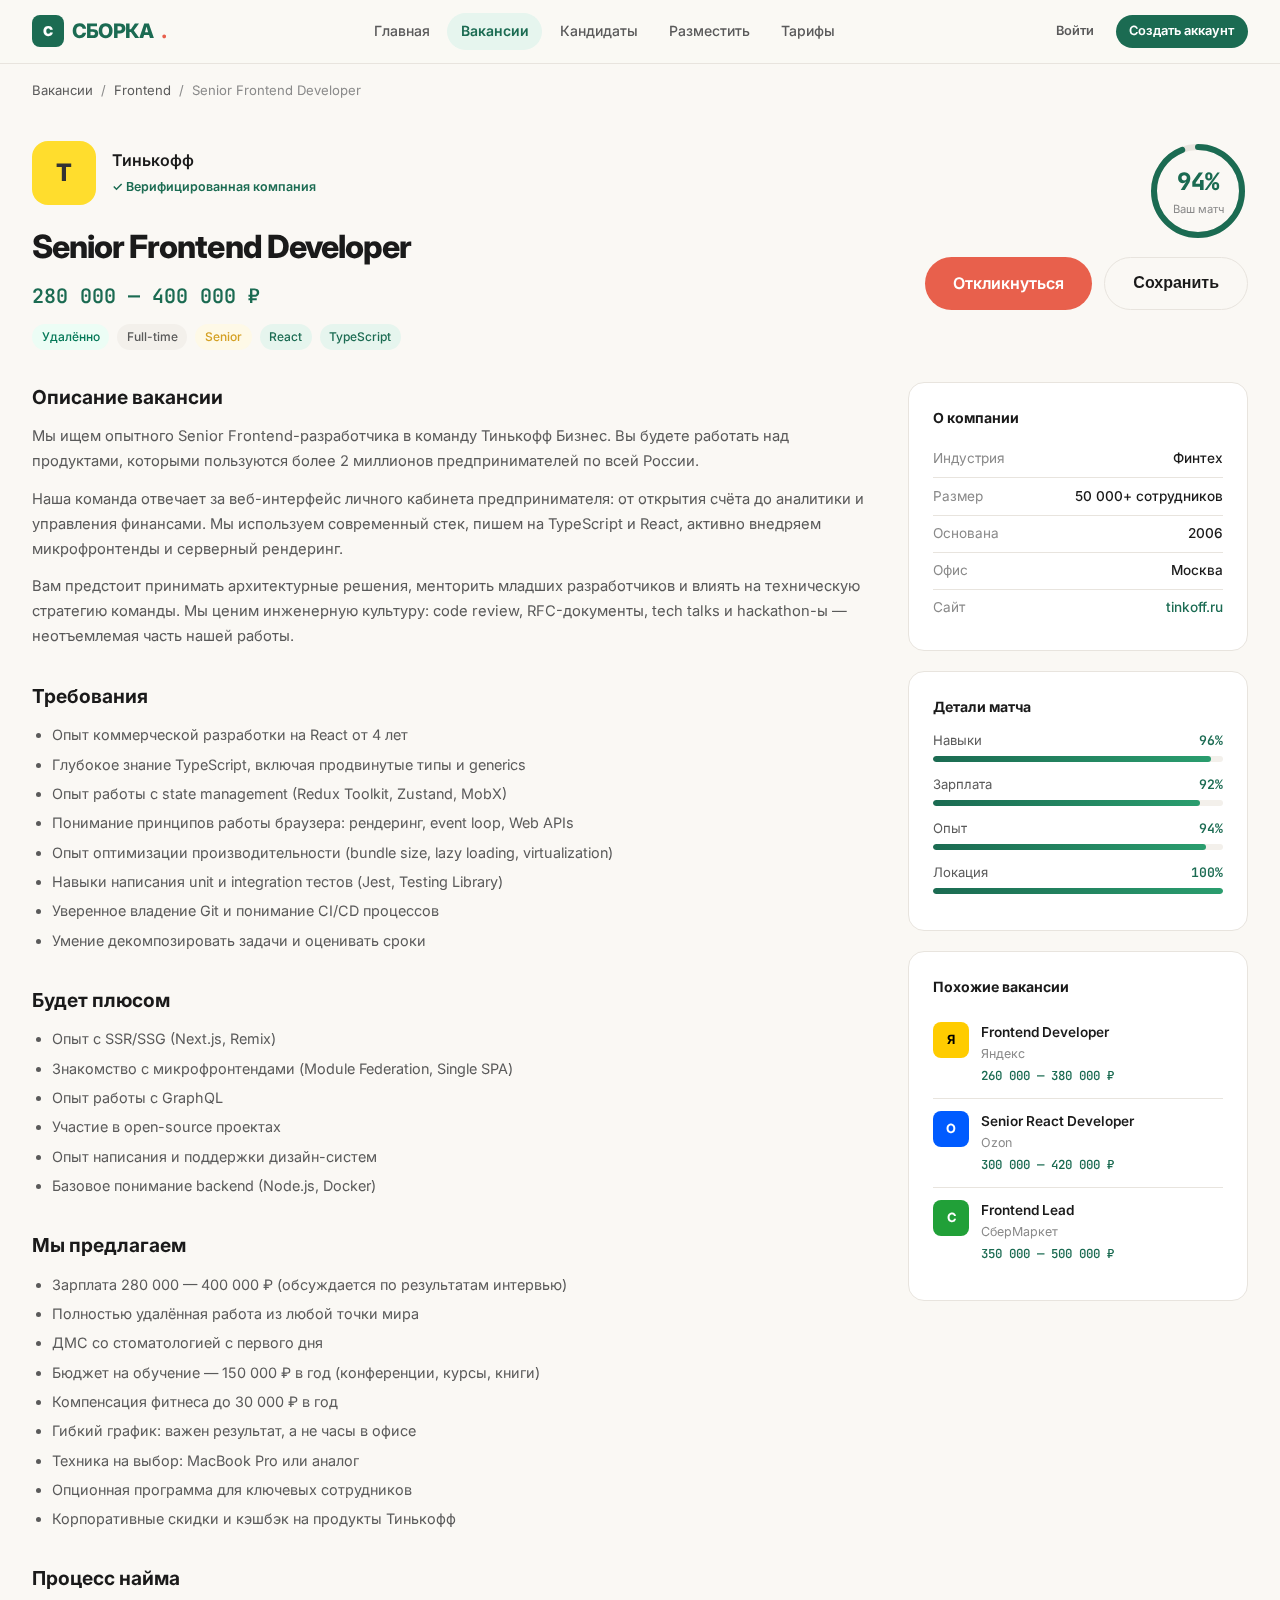
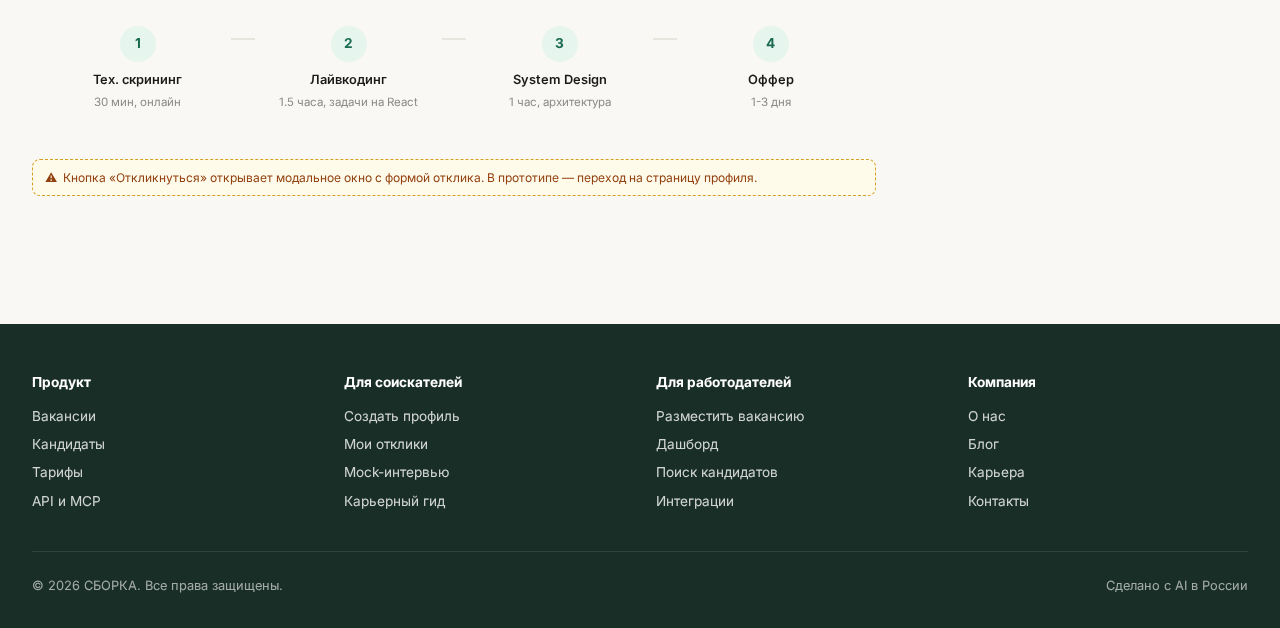
<file: prototype/job-detail.html>
<!DOCTYPE html>
<html lang="ru">
<head>
  <meta charset="UTF-8">
  <meta name="viewport" content="width=device-width, initial-scale=1.0">
  <title>Senior Frontend Developer — Тинькофф — СБОРКА</title>
  <link rel="stylesheet" href="style.css">
  <style>
    .breadcrumb { padding: 1rem 0; font-size: 0.82rem; color: var(--text-muted); display: flex; align-items: center; gap: 0.5rem; }
    .breadcrumb a { color: var(--text-secondary); }
    .breadcrumb a:hover { color: var(--primary); }
    .breadcrumb .sep { color: var(--text-muted); }

    .job-header {
      display: flex; justify-content: space-between; align-items: flex-start;
      padding: 1.5rem 0 2rem; gap: 2rem; flex-wrap: wrap;
    }
    .job-header-left { flex: 1; min-width: 300px; }
    .job-header-right { display: flex; flex-direction: column; align-items: flex-end; gap: 1rem; min-width: 220px; }
    .job-company-row { display: flex; align-items: center; gap: 1rem; margin-bottom: 1rem; }
    .job-company-logo {
      width: 64px; height: 64px; border-radius: var(--radius-lg); background: #ffdd2d;
      display: flex; align-items: center; justify-content: center;
      font-weight: 800; font-size: 1.5rem; color: #333; flex-shrink: 0;
    }
    .job-company-info .company-name { font-size: 1rem; font-weight: 600; color: var(--text); }
    .job-company-info .verified { display: inline-flex; align-items: center; gap: 0.25rem; font-size: 0.78rem; color: var(--primary); font-weight: 600; }
    .job-title { font-size: 2rem; font-weight: 800; letter-spacing: -0.03em; margin-bottom: 0.5rem; }
    .job-salary { font-family: 'JetBrains Mono', monospace; font-size: 1.25rem; font-weight: 600; color: var(--primary); margin-bottom: 0.75rem; }
    .job-tags-row { display: flex; gap: 0.5rem; flex-wrap: wrap; }

    .match-circle {
      width: 100px; height: 100px; border-radius: 50%; position: relative;
      display: flex; align-items: center; justify-content: center; flex-direction: column;
    }
    .match-circle svg { position: absolute; top: 0; left: 0; transform: rotate(-90deg); }
    .match-circle .value { font-family: 'JetBrains Mono', monospace; font-size: 1.5rem; font-weight: 800; color: var(--primary); }
    .match-circle .label { font-size: 0.7rem; color: var(--text-muted); }
    .action-buttons { display: flex; gap: 0.75rem; width: 100%; }

    .detail-layout { display: grid; grid-template-columns: 1fr 340px; gap: 2rem; padding-bottom: 3rem; }
    .detail-main h2 { font-size: 1.2rem; font-weight: 700; margin: 2rem 0 0.75rem; color: var(--text); }
    .detail-main h2:first-child { margin-top: 0; }
    .detail-main p { font-size: 0.92rem; color: var(--text-secondary); line-height: 1.7; margin-bottom: 0.75rem; }
    .detail-main ul { padding-left: 1.25rem; margin-bottom: 1rem; }
    .detail-main li { font-size: 0.9rem; color: var(--text-secondary); line-height: 1.65; margin-bottom: 0.35rem; }

    .hiring-steps { display: flex; gap: 0; margin: 1rem 0; }
    .hiring-step {
      flex: 1; text-align: center; padding: 1rem 0.5rem; position: relative;
    }
    .hiring-step::after {
      content: ''; position: absolute; top: 28px; right: -12px;
      width: 24px; height: 2px; background: var(--border);
    }
    .hiring-step:last-child::after { display: none; }
    .hiring-step .step-num {
      width: 36px; height: 36px; border-radius: 50%; margin: 0 auto 0.5rem;
      display: flex; align-items: center; justify-content: center;
      background: var(--primary-subtle); color: var(--primary);
      font-weight: 700; font-size: 0.85rem;
    }
    .hiring-step .step-title { font-size: 0.8rem; font-weight: 600; color: var(--text); }
    .hiring-step .step-desc { font-size: 0.72rem; color: var(--text-muted); margin-top: 0.15rem; }

    .sidebar-card { margin-bottom: 1.25rem; }
    .sidebar-card h4 { font-size: 0.88rem; font-weight: 700; margin-bottom: 0.75rem; }
    .company-info-list { list-style: none; }
    .company-info-list li { display: flex; justify-content: space-between; padding: 0.45rem 0; font-size: 0.85rem; border-bottom: 1px solid var(--border); }
    .company-info-list li:last-child { border: none; }
    .company-info-list .label { color: var(--text-muted); }
    .company-info-list .value { color: var(--text); font-weight: 500; }

    .match-breakdown { list-style: none; }
    .match-item { margin-bottom: 0.75rem; }
    .match-item-header { display: flex; justify-content: space-between; font-size: 0.82rem; margin-bottom: 0.3rem; }
    .match-item-label { color: var(--text-secondary); }
    .match-item-value { font-family: 'JetBrains Mono', monospace; font-weight: 600; color: var(--primary); }

    .similar-job { display: flex; gap: 0.75rem; padding: 0.75rem 0; border-bottom: 1px solid var(--border); cursor: pointer; }
    .similar-job:last-child { border: none; }
    .similar-job:hover .sim-title { color: var(--primary); }
    .similar-job .sim-logo {
      width: 36px; height: 36px; border-radius: var(--radius-sm); flex-shrink: 0;
      display: flex; align-items: center; justify-content: center;
      font-weight: 700; font-size: 0.8rem;
    }
    .sim-title { font-size: 0.85rem; font-weight: 600; transition: color var(--transition); }
    .sim-company { font-size: 0.78rem; color: var(--text-muted); }
    .sim-salary { font-family: 'JetBrains Mono', monospace; font-size: 0.78rem; color: var(--primary); font-weight: 500; margin-top: 0.15rem; }

    .footer-grid { display: grid; grid-template-columns: repeat(4, 1fr); gap: 2rem; }
    .footer-bottom { border-top: 1px solid rgba(255,255,255,0.1); margin-top: 2rem; padding-top: 1.5rem; font-size: 0.8rem; display: flex; justify-content: space-between; }

    @media (max-width: 1024px) {
      .detail-layout { grid-template-columns: 1fr; }
    }
    @media (max-width: 768px) {
      .job-header { flex-direction: column; }
      .job-header-right { align-items: flex-start; width: 100%; }
      .hiring-steps { flex-direction: column; gap: 0.5rem; }
      .hiring-step::after { display: none; }
      .footer-grid { grid-template-columns: repeat(2, 1fr); }
    }
  </style>
</head>
<body>

<!-- NAVBAR -->
<nav class="navbar">
  <div class="inner">
    <a href="index.html" class="logo">
      <span class="logo-icon">С</span>
      СБОРКА<span class="dot">.</span>
    </a>
    <div class="nav-links">
      <a href="index.html">Главная</a>
      <a href="jobs.html" class="active">Вакансии</a>
      <a href="candidates.html">Кандидаты</a>
      <a href="post-job.html">Разместить</a>
      <a href="pricing.html">Тарифы</a>
    </div>
    <div class="nav-actions">
      <a href="dashboard.html" class="btn btn-ghost btn-sm">Войти</a>
      <a href="profile.html" class="btn btn-primary btn-sm">Создать аккаунт</a>
    </div>
  </div>
</nav>

<!-- BREADCRUMB -->
<div class="container">
  <div class="breadcrumb">
    <a href="jobs.html">Вакансии</a>
    <span class="sep">/</span>
    <a href="jobs.html">Frontend</a>
    <span class="sep">/</span>
    <span>Senior Frontend Developer</span>
  </div>
</div>

<!-- JOB HEADER -->
<div class="container">
  <div class="job-header">
    <div class="job-header-left">
      <div class="job-company-row">
        <div class="job-company-logo">Т</div>
        <div class="job-company-info">
          <div class="company-name">Тинькофф</div>
          <span class="verified">&#10003; Верифицированная компания</span>
        </div>
      </div>
      <h1 class="job-title">Senior Frontend Developer</h1>
      <div class="job-salary">280 000 — 400 000 ₽</div>
      <div class="job-tags-row">
        <span class="tag tag-green">Удалённо</span>
        <span class="tag">Full-time</span>
        <span class="tag tag-gold">Senior</span>
        <span class="tag tag-primary">React</span>
        <span class="tag tag-primary">TypeScript</span>
      </div>
    </div>
    <div class="job-header-right">
      <div class="match-circle">
        <svg width="100" height="100" viewBox="0 0 100 100">
          <circle cx="50" cy="50" r="44" fill="none" stroke="#e8e4de" stroke-width="6"/>
          <circle cx="50" cy="50" r="44" fill="none" stroke="#1b6b52" stroke-width="6"
            stroke-dasharray="276.5" stroke-dashoffset="16.6" stroke-linecap="round"/>
        </svg>
        <span class="value">94%</span>
        <span class="label">Ваш матч</span>
      </div>
      <div class="action-buttons">
        <a href="profile.html" class="btn btn-accent btn-lg" style="flex:1;">Откликнуться</a>
        <button class="btn btn-outline btn-lg">Сохранить</button>
      </div>
    </div>
  </div>
</div>

<!-- DETAIL LAYOUT -->
<div class="container">
  <div class="detail-layout">

    <!-- MAIN CONTENT -->
    <div class="detail-main">

      <h2>Описание вакансии</h2>
      <p>Мы ищем опытного Senior Frontend-разработчика в команду Тинькофф Бизнес. Вы будете работать над продуктами, которыми пользуются более 2 миллионов предпринимателей по всей России.</p>
      <p>Наша команда отвечает за веб-интерфейс личного кабинета предпринимателя: от открытия счёта до аналитики и управления финансами. Мы используем современный стек, пишем на TypeScript и React, активно внедряем микрофронтенды и серверный рендеринг.</p>
      <p>Вам предстоит принимать архитектурные решения, менторить младших разработчиков и влиять на техническую стратегию команды. Мы ценим инженерную культуру: code review, RFC-документы, tech talks и hackathon-ы — неотъемлемая часть нашей работы.</p>

      <h2>Требования</h2>
      <ul>
        <li>Опыт коммерческой разработки на React от 4 лет</li>
        <li>Глубокое знание TypeScript, включая продвинутые типы и generics</li>
        <li>Опыт работы с state management (Redux Toolkit, Zustand, MobX)</li>
        <li>Понимание принципов работы браузера: рендеринг, event loop, Web APIs</li>
        <li>Опыт оптимизации производительности (bundle size, lazy loading, virtualization)</li>
        <li>Навыки написания unit и integration тестов (Jest, Testing Library)</li>
        <li>Уверенное владение Git и понимание CI/CD процессов</li>
        <li>Умение декомпозировать задачи и оценивать сроки</li>
      </ul>

      <h2>Будет плюсом</h2>
      <ul>
        <li>Опыт с SSR/SSG (Next.js, Remix)</li>
        <li>Знакомство с микрофронтендами (Module Federation, Single SPA)</li>
        <li>Опыт работы с GraphQL</li>
        <li>Участие в open-source проектах</li>
        <li>Опыт написания и поддержки дизайн-систем</li>
        <li>Базовое понимание backend (Node.js, Docker)</li>
      </ul>

      <h2>Мы предлагаем</h2>
      <ul>
        <li>Зарплата 280 000 — 400 000 ₽ (обсуждается по результатам интервью)</li>
        <li>Полностью удалённая работа из любой точки мира</li>
        <li>ДМС со стоматологией с первого дня</li>
        <li>Бюджет на обучение — 150 000 ₽ в год (конференции, курсы, книги)</li>
        <li>Компенсация фитнеса до 30 000 ₽ в год</li>
        <li>Гибкий график: важен результат, а не часы в офисе</li>
        <li>Техника на выбор: MacBook Pro или аналог</li>
        <li>Опционная программа для ключевых сотрудников</li>
        <li>Корпоративные скидки и кэшбэк на продукты Тинькофф</li>
      </ul>

      <h2>Процесс найма</h2>
      <div class="hiring-steps">
        <div class="hiring-step">
          <div class="step-num">1</div>
          <div class="step-title">Тех. скрининг</div>
          <div class="step-desc">30 мин, онлайн</div>
        </div>
        <div class="hiring-step">
          <div class="step-num">2</div>
          <div class="step-title">Лайвкодинг</div>
          <div class="step-desc">1.5 часа, задачи на React</div>
        </div>
        <div class="hiring-step">
          <div class="step-num">3</div>
          <div class="step-title">System Design</div>
          <div class="step-desc">1 час, архитектура</div>
        </div>
        <div class="hiring-step">
          <div class="step-num">4</div>
          <div class="step-title">Оффер</div>
          <div class="step-desc">1-3 дня</div>
        </div>
      </div>

      <!-- PROTO NOTE -->
      <div class="proto-note" style="margin-top: 2rem;">
        <span>&#9888;</span>
        Кнопка «Откликнуться» открывает модальное окно с формой отклика. В прототипе — переход на страницу профиля.
      </div>

    </div>

    <!-- SIDEBAR -->
    <div class="detail-sidebar">

      <!-- Company Info -->
      <div class="card sidebar-card">
        <h4>О компании</h4>
        <ul class="company-info-list">
          <li><span class="label">Индустрия</span><span class="value">Финтех</span></li>
          <li><span class="label">Размер</span><span class="value">50 000+ сотрудников</span></li>
          <li><span class="label">Основана</span><span class="value">2006</span></li>
          <li><span class="label">Офис</span><span class="value">Москва</span></li>
          <li><span class="label">Сайт</span><span class="value"><a href="#" style="color:var(--primary);">tinkoff.ru</a></span></li>
        </ul>
      </div>

      <!-- Match Breakdown -->
      <div class="card sidebar-card">
        <h4>Детали матча</h4>
        <ul class="match-breakdown">
          <li class="match-item">
            <div class="match-item-header">
              <span class="match-item-label">Навыки</span>
              <span class="match-item-value">96%</span>
            </div>
            <div class="progress-bar"><div class="fill" style="width:96%"></div></div>
          </li>
          <li class="match-item">
            <div class="match-item-header">
              <span class="match-item-label">Зарплата</span>
              <span class="match-item-value">92%</span>
            </div>
            <div class="progress-bar"><div class="fill" style="width:92%"></div></div>
          </li>
          <li class="match-item">
            <div class="match-item-header">
              <span class="match-item-label">Опыт</span>
              <span class="match-item-value">94%</span>
            </div>
            <div class="progress-bar"><div class="fill" style="width:94%"></div></div>
          </li>
          <li class="match-item">
            <div class="match-item-header">
              <span class="match-item-label">Локация</span>
              <span class="match-item-value">100%</span>
            </div>
            <div class="progress-bar"><div class="fill" style="width:100%"></div></div>
          </li>
        </ul>
      </div>

      <!-- Similar Jobs -->
      <div class="card sidebar-card">
        <h4>Похожие вакансии</h4>

        <a href="job-detail.html" class="similar-job">
          <div class="sim-logo" style="background: #fc0; color: #000;">Я</div>
          <div>
            <div class="sim-title">Frontend Developer</div>
            <div class="sim-company">Яндекс</div>
            <div class="sim-salary">260 000 — 380 000 ₽</div>
          </div>
        </a>

        <a href="job-detail.html" class="similar-job">
          <div class="sim-logo" style="background: #005bff; color: #fff;">O</div>
          <div>
            <div class="sim-title">Senior React Developer</div>
            <div class="sim-company">Ozon</div>
            <div class="sim-salary">300 000 — 420 000 ₽</div>
          </div>
        </a>

        <a href="job-detail.html" class="similar-job">
          <div class="sim-logo" style="background: #21a038; color: #fff;">С</div>
          <div>
            <div class="sim-title">Frontend Lead</div>
            <div class="sim-company">СберМаркет</div>
            <div class="sim-salary">350 000 — 500 000 ₽</div>
          </div>
        </a>

      </div>

    </div>
  </div>
</div>

<!-- FOOTER -->
<footer class="footer">
  <div class="container">
    <div class="footer-grid">
      <div>
        <h4>Продукт</h4>
        <ul>
          <li><a href="jobs.html">Вакансии</a></li>
          <li><a href="candidates.html">Кандидаты</a></li>
          <li><a href="pricing.html">Тарифы</a></li>
          <li><a href="#">API и MCP</a></li>
        </ul>
      </div>
      <div>
        <h4>Для соискателей</h4>
        <ul>
          <li><a href="profile.html">Создать профиль</a></li>
          <li><a href="dashboard.html">Мои отклики</a></li>
          <li><a href="#">Mock-интервью</a></li>
          <li><a href="#">Карьерный гид</a></li>
        </ul>
      </div>
      <div>
        <h4>Для работодателей</h4>
        <ul>
          <li><a href="post-job.html">Разместить вакансию</a></li>
          <li><a href="employer.html">Дашборд</a></li>
          <li><a href="#">Поиск кандидатов</a></li>
          <li><a href="#">Интеграции</a></li>
        </ul>
      </div>
      <div>
        <h4>Компания</h4>
        <ul>
          <li><a href="#">О нас</a></li>
          <li><a href="#">Блог</a></li>
          <li><a href="#">Карьера</a></li>
          <li><a href="#">Контакты</a></li>
        </ul>
      </div>
    </div>
    <div class="footer-bottom">
      <span>&copy; 2026 СБОРКА. Все права защищены.</span>
      <span>Сделано с AI в России</span>
    </div>
  </div>
</footer>

</body>
</html>
</file>
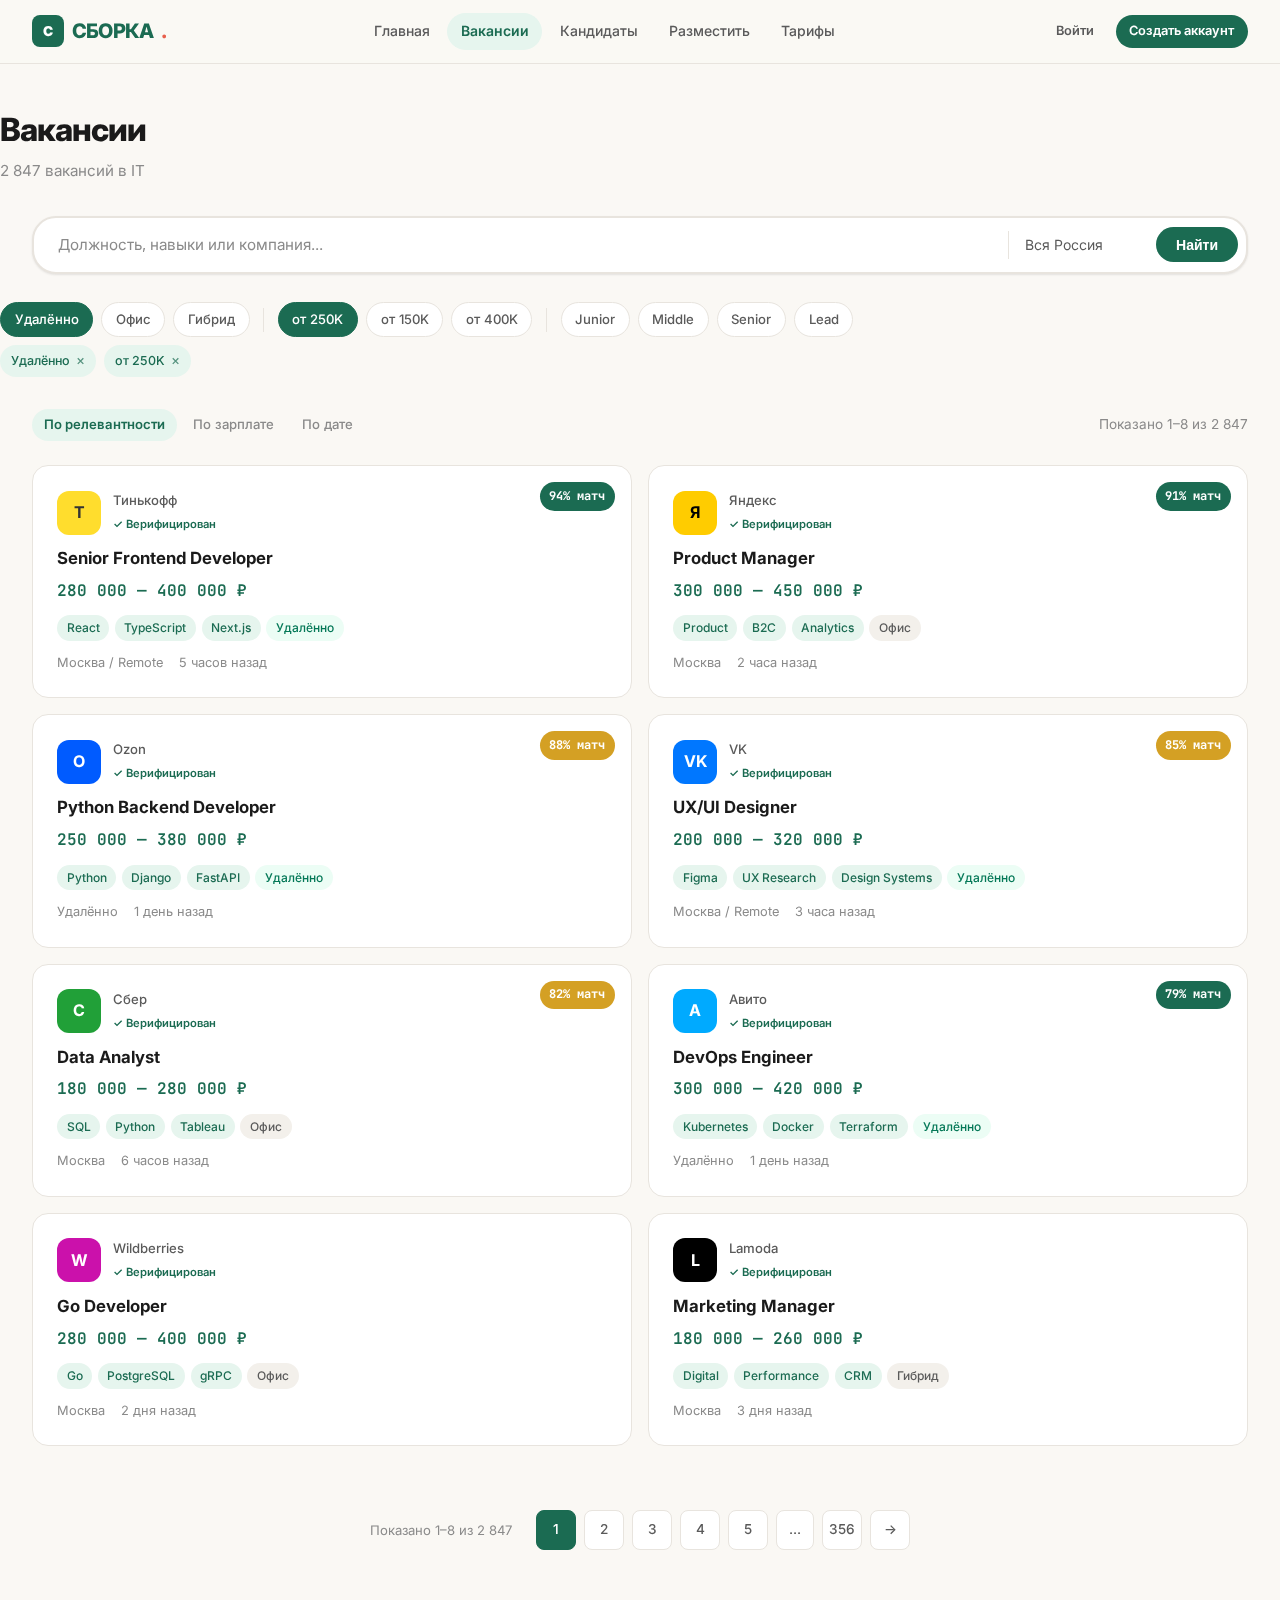
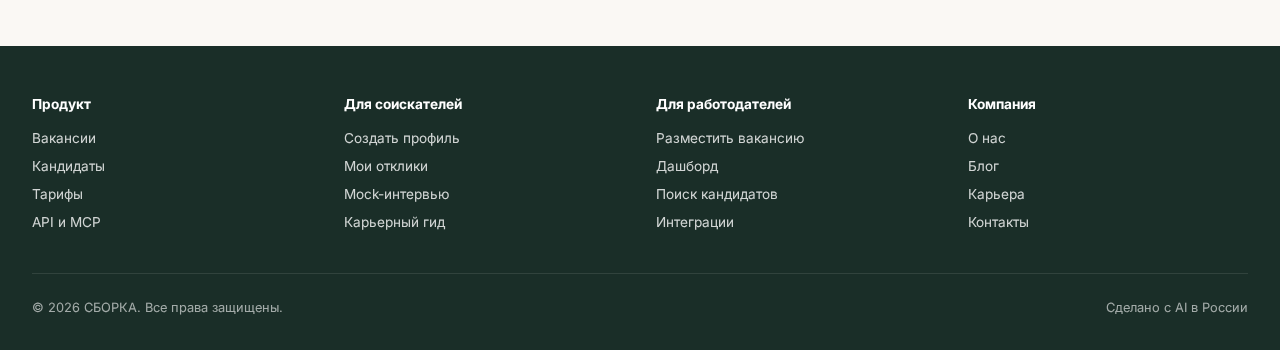
<file: prototype/jobs.html>
<!DOCTYPE html>
<html lang="ru">
<head>
  <meta charset="UTF-8">
  <meta name="viewport" content="width=device-width, initial-scale=1.0">
  <title>Вакансии — СБОРКА</title>
  <link rel="stylesheet" href="style.css">
  <style>
    .page-header { padding: 2.5rem 0 1rem; }
    .page-header h1 { font-size: 2rem; font-weight: 800; letter-spacing: -0.03em; }
    .page-header .count { color: var(--text-muted); font-size: 0.95rem; margin-top: 0.25rem; }
    .search-sticky { position: sticky; top: 64px; z-index: 90; background: rgba(250,248,244,0.95); backdrop-filter: blur(12px); padding: 1rem 0; }
    .filters-section { padding: 0.75rem 0; }
    .active-filters { display: flex; gap: 0.5rem; flex-wrap: wrap; padding: 0.5rem 0; }
    .active-filter {
      display: inline-flex; align-items: center; gap: 0.35rem;
      padding: 0.3rem 0.7rem; border-radius: var(--radius-full);
      font-size: 0.78rem; font-weight: 500; background: var(--primary-subtle);
      color: var(--primary); cursor: pointer;
    }
    .active-filter .remove { font-size: 0.85rem; opacity: 0.7; }
    .active-filter .remove:hover { opacity: 1; }
    .sort-row { display: flex; align-items: center; justify-content: space-between; padding: 0.75rem 0 0.5rem; }
    .sort-options { display: flex; gap: 0.25rem; }
    .sort-opt {
      padding: 0.35rem 0.75rem; border-radius: var(--radius-full); font-size: 0.82rem;
      font-weight: 500; color: var(--text-muted); cursor: pointer; transition: all var(--transition);
    }
    .sort-opt:hover { color: var(--text); }
    .sort-opt.active { color: var(--primary); background: var(--primary-subtle); font-weight: 600; }
    .results-count { font-size: 0.85rem; color: var(--text-muted); }
    .jobs-grid { display: grid; grid-template-columns: repeat(2, 1fr); gap: 1rem; padding: 1rem 0 2rem; }
    .pagination { display: flex; align-items: center; justify-content: center; gap: 0.5rem; padding: 2rem 0; }
    .page-btn {
      width: 40px; height: 40px; border-radius: var(--radius-sm); border: 1px solid var(--border);
      background: var(--bg-card); display: flex; align-items: center; justify-content: center;
      font-size: 0.85rem; font-weight: 500; color: var(--text-secondary); cursor: pointer;
      transition: all var(--transition);
    }
    .page-btn:hover { border-color: var(--primary); color: var(--primary); }
    .page-btn.active { background: var(--primary); color: white; border-color: var(--primary); }
    .page-info { font-size: 0.82rem; color: var(--text-muted); margin-right: 1rem; }
    .filter-separator {
      width: 1px; height: 24px; background: var(--border); margin: 0 0.35rem;
    }
    .footer-grid { display: grid; grid-template-columns: repeat(4, 1fr); gap: 2rem; }
    .footer-bottom { border-top: 1px solid rgba(255,255,255,0.1); margin-top: 2rem; padding-top: 1.5rem; font-size: 0.8rem; display: flex; justify-content: space-between; }
    @media (max-width: 768px) {
      .jobs-grid { grid-template-columns: 1fr; }
      .sort-row { flex-direction: column; align-items: flex-start; gap: 0.5rem; }
      .footer-grid { grid-template-columns: repeat(2, 1fr); }
    }
  </style>
</head>
<body>

<!-- NAVBAR -->
<nav class="navbar">
  <div class="inner">
    <a href="index.html" class="logo">
      <span class="logo-icon">С</span>
      СБОРКА<span class="dot">.</span>
    </a>
    <div class="nav-links">
      <a href="index.html">Главная</a>
      <a href="jobs.html" class="active">Вакансии</a>
      <a href="candidates.html">Кандидаты</a>
      <a href="post-job.html">Разместить</a>
      <a href="pricing.html">Тарифы</a>
    </div>
    <div class="nav-actions">
      <a href="dashboard.html" class="btn btn-ghost btn-sm">Войти</a>
      <a href="profile.html" class="btn btn-primary btn-sm">Создать аккаунт</a>
    </div>
  </div>
</nav>

<!-- PAGE HEADER -->
<div class="container page-header">
  <h1>Вакансии</h1>
  <div class="count">2 847 вакансий в IT</div>
</div>

<!-- SEARCH (STICKY) -->
<div class="search-sticky">
  <div class="container">
    <div class="search-bar">
      <input type="text" placeholder="Должность, навыки или компания...">
      <div class="divider"></div>
      <select>
        <option>Вся Россия</option>
        <option>Москва</option>
        <option>Санкт-Петербург</option>
        <option>Удалённо</option>
        <option>Новосибирск</option>
        <option>Екатеринбург</option>
      </select>
      <button class="btn btn-primary">Найти</button>
    </div>
  </div>
</div>

<!-- FILTERS -->
<div class="container filters-section">
  <div class="filter-row">
    <span class="filter-chip active" onclick="this.classList.toggle('active')">Удалённо</span>
    <span class="filter-chip" onclick="this.classList.toggle('active')">Офис</span>
    <span class="filter-chip" onclick="this.classList.toggle('active')">Гибрид</span>
    <span class="filter-separator"></span>
    <span class="filter-chip active" onclick="this.classList.toggle('active')">от 250K</span>
    <span class="filter-chip" onclick="this.classList.toggle('active')">от 150K</span>
    <span class="filter-chip" onclick="this.classList.toggle('active')">от 400K</span>
    <span class="filter-separator"></span>
    <span class="filter-chip" onclick="this.classList.toggle('active')">Junior</span>
    <span class="filter-chip" onclick="this.classList.toggle('active')">Middle</span>
    <span class="filter-chip" onclick="this.classList.toggle('active')">Senior</span>
    <span class="filter-chip" onclick="this.classList.toggle('active')">Lead</span>
  </div>

  <div class="active-filters">
    <span class="active-filter" onclick="this.remove()">Удалённо <span class="remove">&times;</span></span>
    <span class="active-filter" onclick="this.remove()">от 250K <span class="remove">&times;</span></span>
  </div>
</div>

<!-- SORT -->
<div class="container">
  <div class="sort-row">
    <div class="sort-options">
      <span class="sort-opt active">По релевантности</span>
      <span class="sort-opt" onclick="this.parentElement.querySelector('.active').classList.remove('active'); this.classList.add('active')">По зарплате</span>
      <span class="sort-opt" onclick="this.parentElement.querySelector('.active').classList.remove('active'); this.classList.add('active')">По дате</span>
    </div>
    <div class="results-count">Показано 1–8 из 2 847</div>
  </div>
</div>

<!-- JOB LISTINGS -->
<div class="container">
  <div class="jobs-grid">

    <!-- Job 1 -->
    <a href="job-detail.html" class="job-card">
      <div class="match-badge high">94% матч</div>
      <div class="company-row">
        <div class="company-logo" style="background: #ffdd2d; color: #333;">Т</div>
        <div>
          <div class="company-name">Тинькофф</div>
          <span class="company-verified">&#10003; Верифицирован</span>
        </div>
      </div>
      <h3>Senior Frontend Developer</h3>
      <div class="salary">280 000 — 400 000 ₽</div>
      <div class="tags">
        <span class="tag tag-primary">React</span>
        <span class="tag tag-primary">TypeScript</span>
        <span class="tag tag-primary">Next.js</span>
        <span class="tag tag-green">Удалённо</span>
      </div>
      <div class="meta">
        <span>Москва / Remote</span>
        <span>5 часов назад</span>
      </div>
    </a>

    <!-- Job 2 -->
    <a href="job-detail.html" class="job-card">
      <div class="match-badge high">91% матч</div>
      <div class="company-row">
        <div class="company-logo" style="background: #fc0; color: #000;">Я</div>
        <div>
          <div class="company-name">Яндекс</div>
          <span class="company-verified">&#10003; Верифицирован</span>
        </div>
      </div>
      <h3>Product Manager</h3>
      <div class="salary">300 000 — 450 000 ₽</div>
      <div class="tags">
        <span class="tag tag-primary">Product</span>
        <span class="tag tag-primary">B2C</span>
        <span class="tag tag-primary">Analytics</span>
        <span class="tag">Офис</span>
      </div>
      <div class="meta">
        <span>Москва</span>
        <span>2 часа назад</span>
      </div>
    </a>

    <!-- Job 3 -->
    <a href="job-detail.html" class="job-card">
      <div class="match-badge medium">88% матч</div>
      <div class="company-row">
        <div class="company-logo" style="background: #005bff; color: #fff;">O</div>
        <div>
          <div class="company-name">Ozon</div>
          <span class="company-verified">&#10003; Верифицирован</span>
        </div>
      </div>
      <h3>Python Backend Developer</h3>
      <div class="salary">250 000 — 380 000 ₽</div>
      <div class="tags">
        <span class="tag tag-primary">Python</span>
        <span class="tag tag-primary">Django</span>
        <span class="tag tag-primary">FastAPI</span>
        <span class="tag tag-green">Удалённо</span>
      </div>
      <div class="meta">
        <span>Удалённо</span>
        <span>1 день назад</span>
      </div>
    </a>

    <!-- Job 4 -->
    <a href="job-detail.html" class="job-card">
      <div class="match-badge medium">85% матч</div>
      <div class="company-row">
        <div class="company-logo" style="background: #0077ff; color: #fff;">VK</div>
        <div>
          <div class="company-name">VK</div>
          <span class="company-verified">&#10003; Верифицирован</span>
        </div>
      </div>
      <h3>UX/UI Designer</h3>
      <div class="salary">200 000 — 320 000 ₽</div>
      <div class="tags">
        <span class="tag tag-primary">Figma</span>
        <span class="tag tag-primary">UX Research</span>
        <span class="tag tag-primary">Design Systems</span>
        <span class="tag tag-green">Удалённо</span>
      </div>
      <div class="meta">
        <span>Москва / Remote</span>
        <span>3 часа назад</span>
      </div>
    </a>

    <!-- Job 5 -->
    <a href="job-detail.html" class="job-card">
      <div class="match-badge medium">82% матч</div>
      <div class="company-row">
        <div class="company-logo" style="background: #21a038; color: #fff;">С</div>
        <div>
          <div class="company-name">Сбер</div>
          <span class="company-verified">&#10003; Верифицирован</span>
        </div>
      </div>
      <h3>Data Analyst</h3>
      <div class="salary">180 000 — 280 000 ₽</div>
      <div class="tags">
        <span class="tag tag-primary">SQL</span>
        <span class="tag tag-primary">Python</span>
        <span class="tag tag-primary">Tableau</span>
        <span class="tag">Офис</span>
      </div>
      <div class="meta">
        <span>Москва</span>
        <span>6 часов назад</span>
      </div>
    </a>

    <!-- Job 6 -->
    <a href="job-detail.html" class="job-card">
      <div class="match-badge">79% матч</div>
      <div class="company-row">
        <div class="company-logo" style="background: #00aaff; color: #fff;">А</div>
        <div>
          <div class="company-name">Авито</div>
          <span class="company-verified">&#10003; Верифицирован</span>
        </div>
      </div>
      <h3>DevOps Engineer</h3>
      <div class="salary">300 000 — 420 000 ₽</div>
      <div class="tags">
        <span class="tag tag-primary">Kubernetes</span>
        <span class="tag tag-primary">Docker</span>
        <span class="tag tag-primary">Terraform</span>
        <span class="tag tag-green">Удалённо</span>
      </div>
      <div class="meta">
        <span>Удалённо</span>
        <span>1 день назад</span>
      </div>
    </a>

    <!-- Job 7 -->
    <a href="job-detail.html" class="job-card">
      <div class="company-row">
        <div class="company-logo" style="background: #cb11ab; color: #fff;">W</div>
        <div>
          <div class="company-name">Wildberries</div>
          <span class="company-verified">&#10003; Верифицирован</span>
        </div>
      </div>
      <h3>Go Developer</h3>
      <div class="salary">280 000 — 400 000 ₽</div>
      <div class="tags">
        <span class="tag tag-primary">Go</span>
        <span class="tag tag-primary">PostgreSQL</span>
        <span class="tag tag-primary">gRPC</span>
        <span class="tag">Офис</span>
      </div>
      <div class="meta">
        <span>Москва</span>
        <span>2 дня назад</span>
      </div>
    </a>

    <!-- Job 8 -->
    <a href="job-detail.html" class="job-card">
      <div class="company-row">
        <div class="company-logo" style="background: #000; color: #fff;">L</div>
        <div>
          <div class="company-name">Lamoda</div>
          <span class="company-verified">&#10003; Верифицирован</span>
        </div>
      </div>
      <h3>Marketing Manager</h3>
      <div class="salary">180 000 — 260 000 ₽</div>
      <div class="tags">
        <span class="tag tag-primary">Digital</span>
        <span class="tag tag-primary">Performance</span>
        <span class="tag tag-primary">CRM</span>
        <span class="tag">Гибрид</span>
      </div>
      <div class="meta">
        <span>Москва</span>
        <span>3 дня назад</span>
      </div>
    </a>

  </div>

  <!-- PAGINATION -->
  <div class="pagination">
    <span class="page-info">Показано 1–8 из 2 847</span>
    <span class="page-btn active">1</span>
    <span class="page-btn">2</span>
    <span class="page-btn">3</span>
    <span class="page-btn">4</span>
    <span class="page-btn">5</span>
    <span class="page-btn" style="width: auto; padding: 0 12px;">...</span>
    <span class="page-btn">356</span>
    <span class="page-btn">&rarr;</span>
  </div>
</div>

<!-- FOOTER -->
<footer class="footer">
  <div class="container">
    <div class="footer-grid">
      <div>
        <h4>Продукт</h4>
        <ul>
          <li><a href="jobs.html">Вакансии</a></li>
          <li><a href="candidates.html">Кандидаты</a></li>
          <li><a href="pricing.html">Тарифы</a></li>
          <li><a href="#">API и MCP</a></li>
        </ul>
      </div>
      <div>
        <h4>Для соискателей</h4>
        <ul>
          <li><a href="profile.html">Создать профиль</a></li>
          <li><a href="dashboard.html">Мои отклики</a></li>
          <li><a href="#">Mock-интервью</a></li>
          <li><a href="#">Карьерный гид</a></li>
        </ul>
      </div>
      <div>
        <h4>Для работодателей</h4>
        <ul>
          <li><a href="post-job.html">Разместить вакансию</a></li>
          <li><a href="employer.html">Дашборд</a></li>
          <li><a href="#">Поиск кандидатов</a></li>
          <li><a href="#">Интеграции</a></li>
        </ul>
      </div>
      <div>
        <h4>Компания</h4>
        <ul>
          <li><a href="#">О нас</a></li>
          <li><a href="#">Блог</a></li>
          <li><a href="#">Карьера</a></li>
          <li><a href="#">Контакты</a></li>
        </ul>
      </div>
    </div>
    <div class="footer-bottom">
      <span>&copy; 2026 СБОРКА. Все права защищены.</span>
      <span>Сделано с AI в России</span>
    </div>
  </div>
</footer>

</body>
</html>
</file>
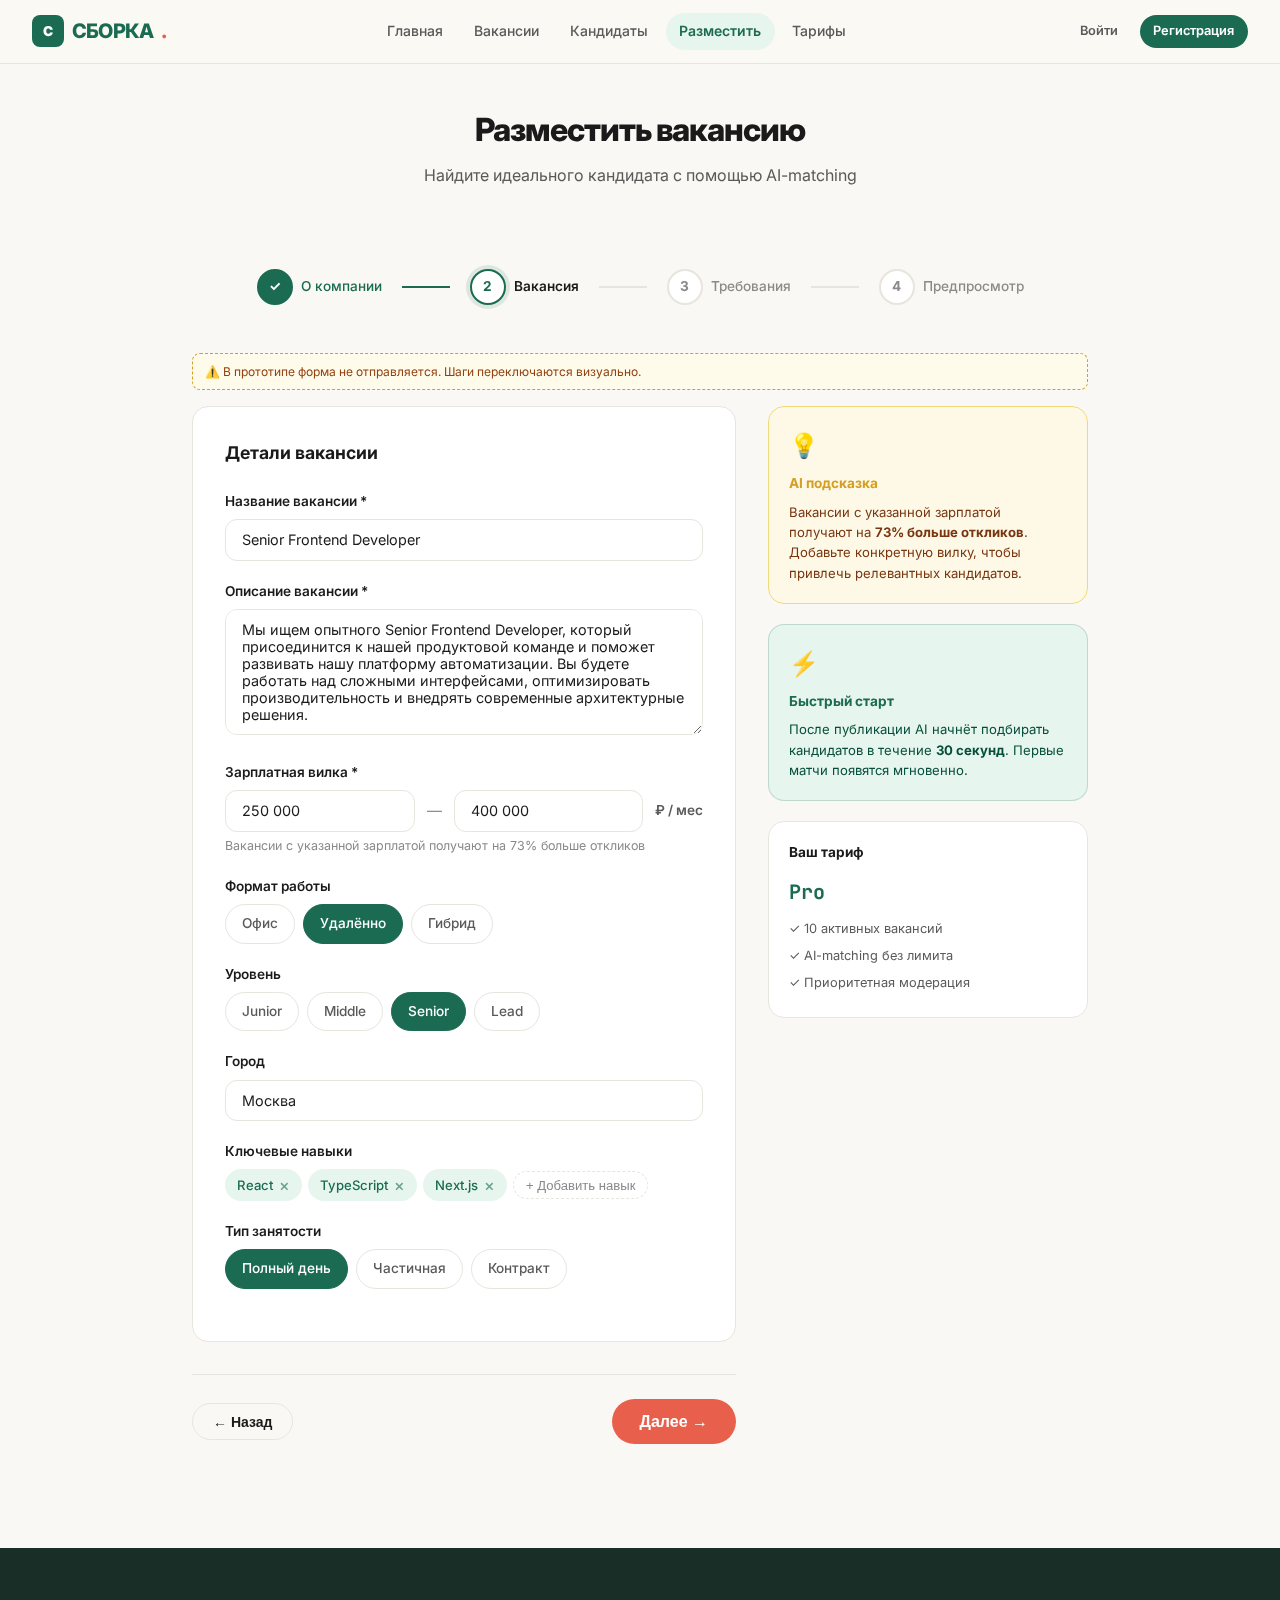
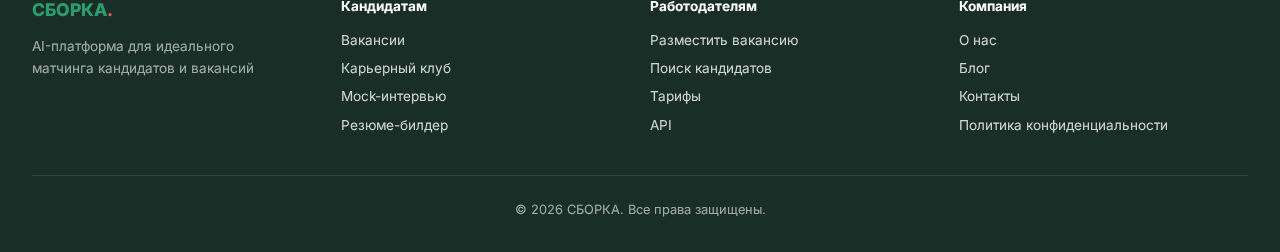
<file: prototype/post-job.html>
<!DOCTYPE html>
<html lang="ru">
<head>
<meta charset="UTF-8">
<meta name="viewport" content="width=device-width, initial-scale=1.0">
<title>Разместить вакансию — СБОРКА</title>
<link rel="stylesheet" href="style.css">
<style>
  .wizard-progress { display: flex; align-items: center; justify-content: center; gap: 0; margin: 2rem 0 2.5rem; }
  .wizard-step { display: flex; align-items: center; gap: 0.5rem; cursor: pointer; padding: 0.5rem 1rem; transition: all 0.2s ease; }
  .wizard-step .step-num {
    width: 36px; height: 36px; border-radius: 50%; display: flex; align-items: center; justify-content: center;
    font-weight: 700; font-size: 0.85rem; border: 2px solid var(--border); color: var(--text-muted);
    background: var(--bg-card); transition: all 0.2s ease; flex-shrink: 0;
  }
  .wizard-step .step-label { font-size: 0.85rem; font-weight: 500; color: var(--text-muted); transition: all 0.2s ease; }
  .wizard-step.completed .step-num { background: var(--primary); border-color: var(--primary); color: white; }
  .wizard-step.completed .step-label { color: var(--primary); }
  .wizard-step.active .step-num { border-color: var(--primary); color: var(--primary); box-shadow: 0 0 0 4px var(--primary-glow); }
  .wizard-step.active .step-label { color: var(--text); font-weight: 600; }
  .wizard-connector { width: 48px; height: 2px; background: var(--border); margin: 0 0.25rem; flex-shrink: 0; }
  .wizard-connector.done { background: var(--primary); }

  .form-layout { display: grid; grid-template-columns: 1fr 320px; gap: 2rem; align-items: flex-start; }
  @media (max-width: 900px) { .form-layout { grid-template-columns: 1fr; } }

  .salary-row { display: flex; gap: 0.75rem; align-items: center; }
  .salary-row .form-input { flex: 1; }
  .salary-row .currency { font-size: 0.85rem; font-weight: 600; color: var(--text-secondary); white-space: nowrap; }

  .chip-group { display: flex; flex-wrap: wrap; gap: 0.5rem; }
  .chip {
    display: inline-flex; align-items: center; padding: 0.5rem 1rem; border-radius: var(--radius-full);
    font-size: 0.85rem; font-weight: 500; background: var(--bg-card); border: 1.5px solid var(--border);
    color: var(--text-secondary); cursor: pointer; transition: all 0.2s ease; user-select: none;
  }
  .chip:hover { border-color: var(--primary); color: var(--primary); }
  .chip.selected { background: var(--primary); border-color: var(--primary); color: white; }

  .skill-tags { display: flex; flex-wrap: wrap; gap: 0.4rem; align-items: center; }
  .skill-tag {
    display: inline-flex; align-items: center; gap: 0.35rem; padding: 0.35rem 0.75rem;
    border-radius: var(--radius-full); font-size: 0.82rem; font-weight: 500;
    background: var(--primary-subtle); color: var(--primary);
  }
  .skill-tag .remove { cursor: pointer; font-size: 1rem; line-height: 1; opacity: 0.6; }
  .skill-tag .remove:hover { opacity: 1; }
  .add-skill-btn {
    display: inline-flex; align-items: center; gap: 0.25rem; padding: 0.35rem 0.75rem;
    border-radius: var(--radius-full); font-size: 0.82rem; font-weight: 500;
    background: transparent; border: 1.5px dashed var(--border); color: var(--text-muted);
    cursor: pointer; transition: all 0.2s ease;
  }
  .add-skill-btn:hover { border-color: var(--primary); color: var(--primary); }

  .tip-card { background: var(--gold-subtle); border: 1px solid #f0d97a; border-radius: var(--radius-lg); padding: 1.25rem; }
  .tip-card .tip-icon { font-size: 1.5rem; margin-bottom: 0.5rem; }
  .tip-card .tip-title { font-weight: 700; font-size: 0.85rem; color: var(--gold); margin-bottom: 0.4rem; }
  .tip-card .tip-text { font-size: 0.82rem; color: #78350f; line-height: 1.55; }

  .form-actions { display: flex; justify-content: space-between; align-items: center; margin-top: 2rem; padding-top: 1.5rem; border-top: 1px solid var(--border); }

  .step-content { display: none; }
  .step-content.active { display: block; }

  .preview-job { background: var(--bg-card); border: 1px solid var(--border); border-radius: var(--radius-lg); padding: 2rem; }
  .preview-job h2 { font-size: 1.3rem; font-weight: 700; margin-bottom: 0.5rem; }
  .preview-job .salary { font-family: 'JetBrains Mono', monospace; font-size: 1.1rem; font-weight: 600; color: var(--primary); margin-bottom: 1rem; }
  .preview-section { margin-bottom: 1.5rem; }
  .preview-section h4 { font-size: 0.85rem; font-weight: 700; color: var(--text-muted); text-transform: uppercase; letter-spacing: 0.05em; margin-bottom: 0.5rem; }
  .preview-section p, .preview-section li { font-size: 0.9rem; color: var(--text-secondary); line-height: 1.65; }
  .preview-section ul { list-style: none; padding: 0; }
  .preview-section ul li { padding: 0.2rem 0; }
  .preview-section ul li::before { content: "\\2713\\0020"; color: var(--primary); font-weight: 700; }

  .benefits-list { list-style: none; padding: 0; }
  .benefits-list li { padding: 0.3rem 0; font-size: 0.9rem; color: var(--text-secondary); }
  .benefits-list li::before { content: "\\2714\\0020"; color: var(--primary); }

  .upload-area {
    border: 2px dashed var(--border); border-radius: var(--radius-md); padding: 2rem; text-align: center;
    color: var(--text-muted); font-size: 0.85rem; cursor: pointer; transition: all 0.2s ease;
  }
  .upload-area:hover { border-color: var(--primary); color: var(--primary); }
  .upload-area .upload-icon { font-size: 2rem; margin-bottom: 0.5rem; }
</style>
</head>
<body>

<!-- NAVBAR -->
<nav class="navbar">
  <div class="inner">
    <a href="index.html" class="logo">
      <span class="logo-icon">C</span>
      СБОРКА<span class="dot">.</span>
    </a>
    <div class="nav-links">
      <a href="index.html">Главная</a>
      <a href="jobs.html">Вакансии</a>
      <a href="candidates.html">Кандидаты</a>
      <a href="post-job.html" class="active">Разместить</a>
      <a href="pricing.html">Тарифы</a>
    </div>
    <div class="nav-actions">
      <a href="#" class="btn btn-ghost btn-sm">Войти</a>
      <a href="#" class="btn btn-primary btn-sm">Регистрация</a>
    </div>
  </div>
</nav>

<!-- PAGE HEADER -->
<section class="section-sm" style="text-align:center; padding-top: 2.5rem;">
  <div class="container-md">
    <h1 style="font-size: 2rem; font-weight: 800; letter-spacing: -0.03em; margin-bottom: 0.5rem;">Разместить вакансию</h1>
    <p style="color: var(--text-secondary); font-size: 1rem;">Найдите идеального кандидата с помощью AI-matching</p>
  </div>
</section>

<!-- WIZARD PROGRESS -->
<div class="container-md">
  <div class="wizard-progress">
    <div class="wizard-step completed" data-step="1" onclick="goToStep(1)">
      <span class="step-num">&#10003;</span>
      <span class="step-label">О компании</span>
    </div>
    <div class="wizard-connector done"></div>
    <div class="wizard-step active" data-step="2" onclick="goToStep(2)">
      <span class="step-num">2</span>
      <span class="step-label">Вакансия</span>
    </div>
    <div class="wizard-connector"></div>
    <div class="wizard-step" data-step="3" onclick="goToStep(3)">
      <span class="step-num">3</span>
      <span class="step-label">Требования</span>
    </div>
    <div class="wizard-connector"></div>
    <div class="wizard-step" data-step="4" onclick="goToStep(4)">
      <span class="step-num">4</span>
      <span class="step-label">Предпросмотр</span>
    </div>
  </div>
</div>

<!-- FORM SECTION -->
<section class="section-sm" style="padding-top: 0;">
  <div class="container-md">
    <div class="proto-note">&#9888;&#65039; В прототипе форма не отправляется. Шаги переключаются визуально.</div>

    <div class="form-layout">
      <div>
        <!-- STEP 1: Company -->
        <div class="step-content" id="step-1">
          <div class="card" style="padding: 2rem;">
            <h3 style="font-size: 1.1rem; font-weight: 700; margin-bottom: 1.5rem;">Информация о компании</h3>

            <div class="form-group">
              <label class="form-label">Название компании *</label>
              <input type="text" class="form-input" value="TechVenture Labs">
            </div>

            <div class="form-group">
              <label class="form-label">Сайт компании</label>
              <input type="text" class="form-input" value="https://techventurelabs.ru" placeholder="https://example.com">
            </div>

            <div class="form-group">
              <label class="form-label">Отрасль *</label>
              <select class="form-select">
                <option>IT / Разработка ПО</option>
                <option>Финтех</option>
                <option>E-commerce</option>
                <option>EdTech</option>
                <option>Маркетинг / Реклама</option>
                <option>Другое</option>
              </select>
            </div>

            <div class="form-group">
              <label class="form-label">Размер компании</label>
              <div class="chip-group">
                <span class="chip" onclick="selectChipInGroup(this)">1-10</span>
                <span class="chip" onclick="selectChipInGroup(this)">11-50</span>
                <span class="chip selected" onclick="selectChipInGroup(this)">51-200</span>
                <span class="chip" onclick="selectChipInGroup(this)">201-1000</span>
                <span class="chip" onclick="selectChipInGroup(this)">1000+</span>
              </div>
            </div>

            <div class="form-group">
              <label class="form-label">Логотип компании</label>
              <div class="upload-area">
                <div class="upload-icon">&#128247;</div>
                Перетащите файл или нажмите для выбора<br>
                <span style="font-size: 0.75rem; color: var(--text-muted);">PNG, JPG до 2 МБ</span>
              </div>
            </div>

            <div class="form-group">
              <label class="form-label">Описание компании</label>
              <textarea class="form-textarea" rows="4" placeholder="Расскажите о вашей компании, культуре и миссии...">TechVenture Labs — продуктовая IT-компания, разрабатывающая платформы для автоматизации бизнес-процессов. Мы создаём инструменты, которые помогают тысячам компаний расти быстрее.</textarea>
            </div>
          </div>
        </div>

        <!-- STEP 2: Job Details -->
        <div class="step-content active" id="step-2">
          <div class="card" style="padding: 2rem;">
            <h3 style="font-size: 1.1rem; font-weight: 700; margin-bottom: 1.5rem;">Детали вакансии</h3>

            <div class="form-group">
              <label class="form-label">Название вакансии *</label>
              <input type="text" class="form-input" value="Senior Frontend Developer">
            </div>

            <div class="form-group">
              <label class="form-label">Описание вакансии *</label>
              <textarea class="form-textarea" rows="6">Мы ищем опытного Senior Frontend Developer, который присоединится к нашей продуктовой команде и поможет развивать нашу платформу автоматизации. Вы будете работать над сложными интерфейсами, оптимизировать производительность и внедрять современные архитектурные решения.

Наш стек: React, TypeScript, Next.js, GraphQL. Команда из 12 человек, Agile/Scrum, code review обязательны. Продуктовая разработка с фокусом на UX.</textarea>
            </div>

            <div class="form-group">
              <label class="form-label">Зарплатная вилка *</label>
              <div class="salary-row">
                <input type="text" class="form-input" value="250 000" placeholder="От">
                <span style="color: var(--text-muted);">&#8212;</span>
                <input type="text" class="form-input" value="400 000" placeholder="До">
                <span class="currency">&#8381; / мес</span>
              </div>
              <div class="form-hint">Вакансии с указанной зарплатой получают на 73% больше откликов</div>
            </div>

            <div class="form-group">
              <label class="form-label">Формат работы</label>
              <div class="chip-group">
                <span class="chip" onclick="selectChipInGroup(this)">Офис</span>
                <span class="chip selected" onclick="selectChipInGroup(this)">Удалённо</span>
                <span class="chip" onclick="selectChipInGroup(this)">Гибрид</span>
              </div>
            </div>

            <div class="form-group">
              <label class="form-label">Уровень</label>
              <div class="chip-group">
                <span class="chip" onclick="selectChipInGroup(this)">Junior</span>
                <span class="chip" onclick="selectChipInGroup(this)">Middle</span>
                <span class="chip selected" onclick="selectChipInGroup(this)">Senior</span>
                <span class="chip" onclick="selectChipInGroup(this)">Lead</span>
              </div>
            </div>

            <div class="form-group">
              <label class="form-label">Город</label>
              <input type="text" class="form-input" value="Москва" placeholder="Город офиса (если применимо)">
            </div>

            <div class="form-group">
              <label class="form-label">Ключевые навыки</label>
              <div class="skill-tags">
                <span class="skill-tag">React <span class="remove" onclick="this.parentElement.remove()">&#215;</span></span>
                <span class="skill-tag">TypeScript <span class="remove" onclick="this.parentElement.remove()">&#215;</span></span>
                <span class="skill-tag">Next.js <span class="remove" onclick="this.parentElement.remove()">&#215;</span></span>
                <button class="add-skill-btn" onclick="addSkill()">+ Добавить навык</button>
              </div>
            </div>

            <div class="form-group">
              <label class="form-label">Тип занятости</label>
              <div class="chip-group">
                <span class="chip selected" onclick="selectChipInGroup(this)">Полный день</span>
                <span class="chip" onclick="selectChipInGroup(this)">Частичная</span>
                <span class="chip" onclick="selectChipInGroup(this)">Контракт</span>
              </div>
            </div>
          </div>
        </div>

        <!-- STEP 3: Requirements -->
        <div class="step-content" id="step-3">
          <div class="card" style="padding: 2rem;">
            <h3 style="font-size: 1.1rem; font-weight: 700; margin-bottom: 1.5rem;">Требования и условия</h3>

            <div class="form-group">
              <label class="form-label">Обязательные требования *</label>
              <textarea class="form-textarea" rows="5">- Опыт коммерческой разработки на React от 3 лет
- Глубокое знание TypeScript
- Опыт работы с Next.js (SSR, SSG, ISR)
- Понимание принципов REST и GraphQL
- Опыт написания unit и integration тестов
- Навыки code review и менторинга</textarea>
            </div>

            <div class="form-group">
              <label class="form-label">Будет плюсом</label>
              <textarea class="form-textarea" rows="4">- Опыт работы с микрофронтендами
- Знание Docker и CI/CD
- Участие в open-source проектах
- Опыт оптимизации Web Vitals</textarea>
            </div>

            <div class="form-group">
              <label class="form-label">Бенефиты и условия</label>
              <textarea class="form-textarea" rows="5">- ДМС для сотрудника и семьи с первого дня
- Компенсация обучения до 100 000 &#8381;/год
- 28 дней отпуска + day-off в день рождения
- Бюджет на оборудование (MacBook Pro, монитор)
- Гибкий график, полная удалёнка
- Ежегодный пересмотр зарплаты</textarea>
            </div>

            <div class="form-group">
              <label class="form-label">Процесс найма</label>
              <textarea class="form-textarea" rows="4">1. Скрининг резюме (1 день)
2. Техническое интервью с тимлидом (60 мин)
3. Тестовое задание на дом (2-3 часа)
4. Финальное интервью с CTO (45 мин)
5. Оффер</textarea>
            </div>
          </div>
        </div>

        <!-- STEP 4: Preview -->
        <div class="step-content" id="step-4">
          <div class="preview-job">
            <div style="display: flex; align-items: center; gap: 1rem; margin-bottom: 1.5rem;">
              <div style="width: 56px; height: 56px; border-radius: var(--radius-md); background: var(--primary-subtle); display: flex; align-items: center; justify-content: center; font-weight: 700; font-size: 1.1rem; color: var(--primary); flex-shrink: 0;">TV</div>
              <div>
                <div style="font-size: 0.85rem; color: var(--text-secondary);">TechVenture Labs <span class="verified-badge" style="margin-left: 0.5rem;">&#10003; Проверена</span></div>
                <h2 style="margin-bottom: 0;">Senior Frontend Developer</h2>
              </div>
            </div>

            <div class="salary" style="font-family: 'JetBrains Mono', monospace; font-size: 1.15rem; font-weight: 600; color: var(--primary); margin-bottom: 1rem;">250 000 &#8212; 400 000 &#8381;/мес</div>

            <div style="display: flex; flex-wrap: wrap; gap: 0.5rem; margin-bottom: 1.5rem;">
              <span class="tag tag-primary">Удалённо</span>
              <span class="tag tag-primary">Senior</span>
              <span class="tag tag-primary">Полный день</span>
              <span class="tag">Москва</span>
            </div>

            <div class="preview-section">
              <h4>Описание</h4>
              <p>Мы ищем опытного Senior Frontend Developer, который присоединится к нашей продуктовой команде и поможет развивать нашу платформу автоматизации. Вы будете работать над сложными интерфейсами, оптимизировать производительность и внедрять современные архитектурные решения.</p>
            </div>

            <div class="preview-section">
              <h4>Ключевые навыки</h4>
              <div style="display: flex; flex-wrap: wrap; gap: 0.35rem; margin-top: 0.35rem;">
                <span class="tag">React</span>
                <span class="tag">TypeScript</span>
                <span class="tag">Next.js</span>
              </div>
            </div>

            <div class="preview-section">
              <h4>Требования</h4>
              <ul>
                <li>Опыт коммерческой разработки на React от 3 лет</li>
                <li>Глубокое знание TypeScript</li>
                <li>Опыт работы с Next.js (SSR, SSG, ISR)</li>
                <li>Понимание принципов REST и GraphQL</li>
                <li>Опыт написания unit и integration тестов</li>
                <li>Навыки code review и менторинга</li>
              </ul>
            </div>

            <div class="preview-section">
              <h4>Бенефиты</h4>
              <ul class="benefits-list">
                <li>ДМС для сотрудника и семьи с первого дня</li>
                <li>Компенсация обучения до 100 000 &#8381;/год</li>
                <li>28 дней отпуска + day-off в день рождения</li>
                <li>Бюджет на оборудование (MacBook Pro, монитор)</li>
                <li>Гибкий график, полная удалёнка</li>
              </ul>
            </div>

            <div class="preview-section">
              <h4>Процесс найма</h4>
              <div style="display: flex; flex-direction: column; gap: 0.5rem; margin-top: 0.5rem;">
                <div style="display: flex; align-items: center; gap: 0.75rem;">
                  <span style="width: 28px; height: 28px; border-radius: 50%; background: var(--primary-subtle); color: var(--primary); display: flex; align-items: center; justify-content: center; font-size: 0.75rem; font-weight: 700; flex-shrink: 0;">1</span>
                  <span style="font-size: 0.9rem;">Скрининг резюме (1 день)</span>
                </div>
                <div style="display: flex; align-items: center; gap: 0.75rem;">
                  <span style="width: 28px; height: 28px; border-radius: 50%; background: var(--primary-subtle); color: var(--primary); display: flex; align-items: center; justify-content: center; font-size: 0.75rem; font-weight: 700; flex-shrink: 0;">2</span>
                  <span style="font-size: 0.9rem;">Техническое интервью с тимлидом (60 мин)</span>
                </div>
                <div style="display: flex; align-items: center; gap: 0.75rem;">
                  <span style="width: 28px; height: 28px; border-radius: 50%; background: var(--primary-subtle); color: var(--primary); display: flex; align-items: center; justify-content: center; font-size: 0.75rem; font-weight: 700; flex-shrink: 0;">3</span>
                  <span style="font-size: 0.9rem;">Тестовое задание на дом (2-3 часа)</span>
                </div>
                <div style="display: flex; align-items: center; gap: 0.75rem;">
                  <span style="width: 28px; height: 28px; border-radius: 50%; background: var(--primary-subtle); color: var(--primary); display: flex; align-items: center; justify-content: center; font-size: 0.75rem; font-weight: 700; flex-shrink: 0;">4</span>
                  <span style="font-size: 0.9rem;">Финальное интервью с CTO (45 мин)</span>
                </div>
                <div style="display: flex; align-items: center; gap: 0.75rem;">
                  <span style="width: 28px; height: 28px; border-radius: 50%; background: var(--primary-subtle); color: var(--primary); display: flex; align-items: center; justify-content: center; font-size: 0.75rem; font-weight: 700; flex-shrink: 0;">5</span>
                  <span style="font-size: 0.9rem;">Оффер</span>
                </div>
              </div>
            </div>
          </div>
        </div>

        <!-- FORM ACTIONS -->
        <div class="form-actions">
          <button class="btn btn-outline" id="btn-back" onclick="prevStep()">&#8592; Назад</button>
          <button class="btn btn-accent btn-lg" id="btn-next" onclick="nextStep()">Далее &#8594;</button>
        </div>
      </div>

      <!-- SIDEBAR -->
      <div>
        <div class="tip-card" style="margin-bottom: 1.25rem;">
          <div class="tip-icon">&#128161;</div>
          <div class="tip-title">AI подсказка</div>
          <div class="tip-text">Вакансии с указанной зарплатой получают на <strong>73% больше откликов</strong>. Добавьте конкретную вилку, чтобы привлечь релевантных кандидатов.</div>
        </div>

        <div class="tip-card" style="background: var(--primary-subtle); border-color: rgba(27,107,82,0.2);">
          <div class="tip-icon">&#9889;</div>
          <div class="tip-title" style="color: var(--primary);">Быстрый старт</div>
          <div class="tip-text" style="color: #064e3b;">После публикации AI начнёт подбирать кандидатов в течение <strong>30 секунд</strong>. Первые матчи появятся мгновенно.</div>
        </div>

        <div style="margin-top: 1.25rem; padding: 1.25rem; background: var(--bg-card); border: 1px solid var(--border); border-radius: var(--radius-lg);">
          <h4 style="font-size: 0.85rem; font-weight: 700; margin-bottom: 0.75rem;">Ваш тариф</h4>
          <div style="display: flex; align-items: baseline; gap: 0.35rem; margin-bottom: 0.5rem;">
            <span style="font-family: 'JetBrains Mono', monospace; font-size: 1.25rem; font-weight: 700; color: var(--primary);">Pro</span>
          </div>
          <ul style="list-style: none; font-size: 0.8rem; color: var(--text-secondary);">
            <li style="padding: 0.2rem 0;">&#10003; 10 активных вакансий</li>
            <li style="padding: 0.2rem 0;">&#10003; AI-matching без лимита</li>
            <li style="padding: 0.2rem 0;">&#10003; Приоритетная модерация</li>
          </ul>
        </div>
      </div>
    </div>
  </div>
</section>

<!-- FOOTER -->
<footer class="footer">
  <div class="container">
    <div class="grid-4" style="margin-bottom: 2rem;">
      <div>
        <h4 style="font-size: 1.1rem; font-weight: 800; color: var(--primary-light); margin-bottom: 0.75rem;">СБОРКА<span style="color: var(--accent);">.</span></h4>
        <p style="font-size: 0.85rem; line-height: 1.6;">AI-платформа для идеального<br>матчинга кандидатов и вакансий</p>
      </div>
      <div>
        <h4>Кандидатам</h4>
        <ul>
          <li><a href="jobs.html">Вакансии</a></li>
          <li><a href="#">Карьерный клуб</a></li>
          <li><a href="#">Mock-интервью</a></li>
          <li><a href="#">Резюме-билдер</a></li>
        </ul>
      </div>
      <div>
        <h4>Работодателям</h4>
        <ul>
          <li><a href="post-job.html">Разместить вакансию</a></li>
          <li><a href="candidates.html">Поиск кандидатов</a></li>
          <li><a href="pricing.html">Тарифы</a></li>
          <li><a href="#">API</a></li>
        </ul>
      </div>
      <div>
        <h4>Компания</h4>
        <ul>
          <li><a href="#">О нас</a></li>
          <li><a href="#">Блог</a></li>
          <li><a href="#">Контакты</a></li>
          <li><a href="#">Политика конфиденциальности</a></li>
        </ul>
      </div>
    </div>
    <div style="border-top: 1px solid rgba(255,255,255,0.1); padding-top: 1.5rem; text-align: center; font-size: 0.8rem;">
      &copy; 2026 СБОРКА. Все права защищены.
    </div>
  </div>
</footer>

<script>
let currentStep = 2;

function goToStep(step) {
  currentStep = step;
  updateWizard();
}

function nextStep() {
  if (currentStep < 4) {
    currentStep++;
    updateWizard();
  }
}

function prevStep() {
  if (currentStep > 1) {
    currentStep--;
    updateWizard();
  }
}

function updateWizard() {
  // Update step indicators
  document.querySelectorAll('.wizard-step').forEach(el => {
    const s = parseInt(el.dataset.step);
    el.classList.remove('active', 'completed');
    if (s < currentStep) el.classList.add('completed');
    else if (s === currentStep) el.classList.add('active');
  });

  // Update connectors
  const connectors = document.querySelectorAll('.wizard-connector');
  connectors.forEach((c, i) => {
    c.classList.toggle('done', i < currentStep - 1);
  });

  // Update step content
  document.querySelectorAll('.step-content').forEach(el => el.classList.remove('active'));
  const target = document.getElementById('step-' + currentStep);
  if (target) target.classList.add('active');

  // Update step numbers for non-completed steps
  document.querySelectorAll('.wizard-step').forEach(el => {
    const s = parseInt(el.dataset.step);
    const numEl = el.querySelector('.step-num');
    if (el.classList.contains('completed')) {
      numEl.innerHTML = '&#10003;';
    } else {
      numEl.textContent = s;
    }
  });

  // Update buttons
  document.getElementById('btn-back').style.visibility = currentStep === 1 ? 'hidden' : 'visible';
  const nextBtn = document.getElementById('btn-next');
  if (currentStep === 4) {
    nextBtn.textContent = 'Опубликовать';
    nextBtn.classList.remove('btn-accent');
    nextBtn.classList.add('btn-primary');
  } else {
    nextBtn.innerHTML = 'Далее &#8594;';
    nextBtn.classList.remove('btn-primary');
    nextBtn.classList.add('btn-accent');
  }

  window.scrollTo({ top: 200, behavior: 'smooth' });
}

function selectChipInGroup(el) {
  const group = el.parentElement;
  group.querySelectorAll('.chip').forEach(c => c.classList.remove('selected'));
  el.classList.add('selected');
}

function addSkill() {
  const skill = prompt('Введите навык:');
  if (skill && skill.trim()) {
    const container = document.querySelector('.skill-tags');
    const btn = container.querySelector('.add-skill-btn');
    const tag = document.createElement('span');
    tag.className = 'skill-tag';
    tag.innerHTML = skill.trim() + ' <span class="remove" onclick="this.parentElement.remove()">&#215;</span>';
    container.insertBefore(tag, btn);
  }
}
</script>

</body>
</html>
</file>
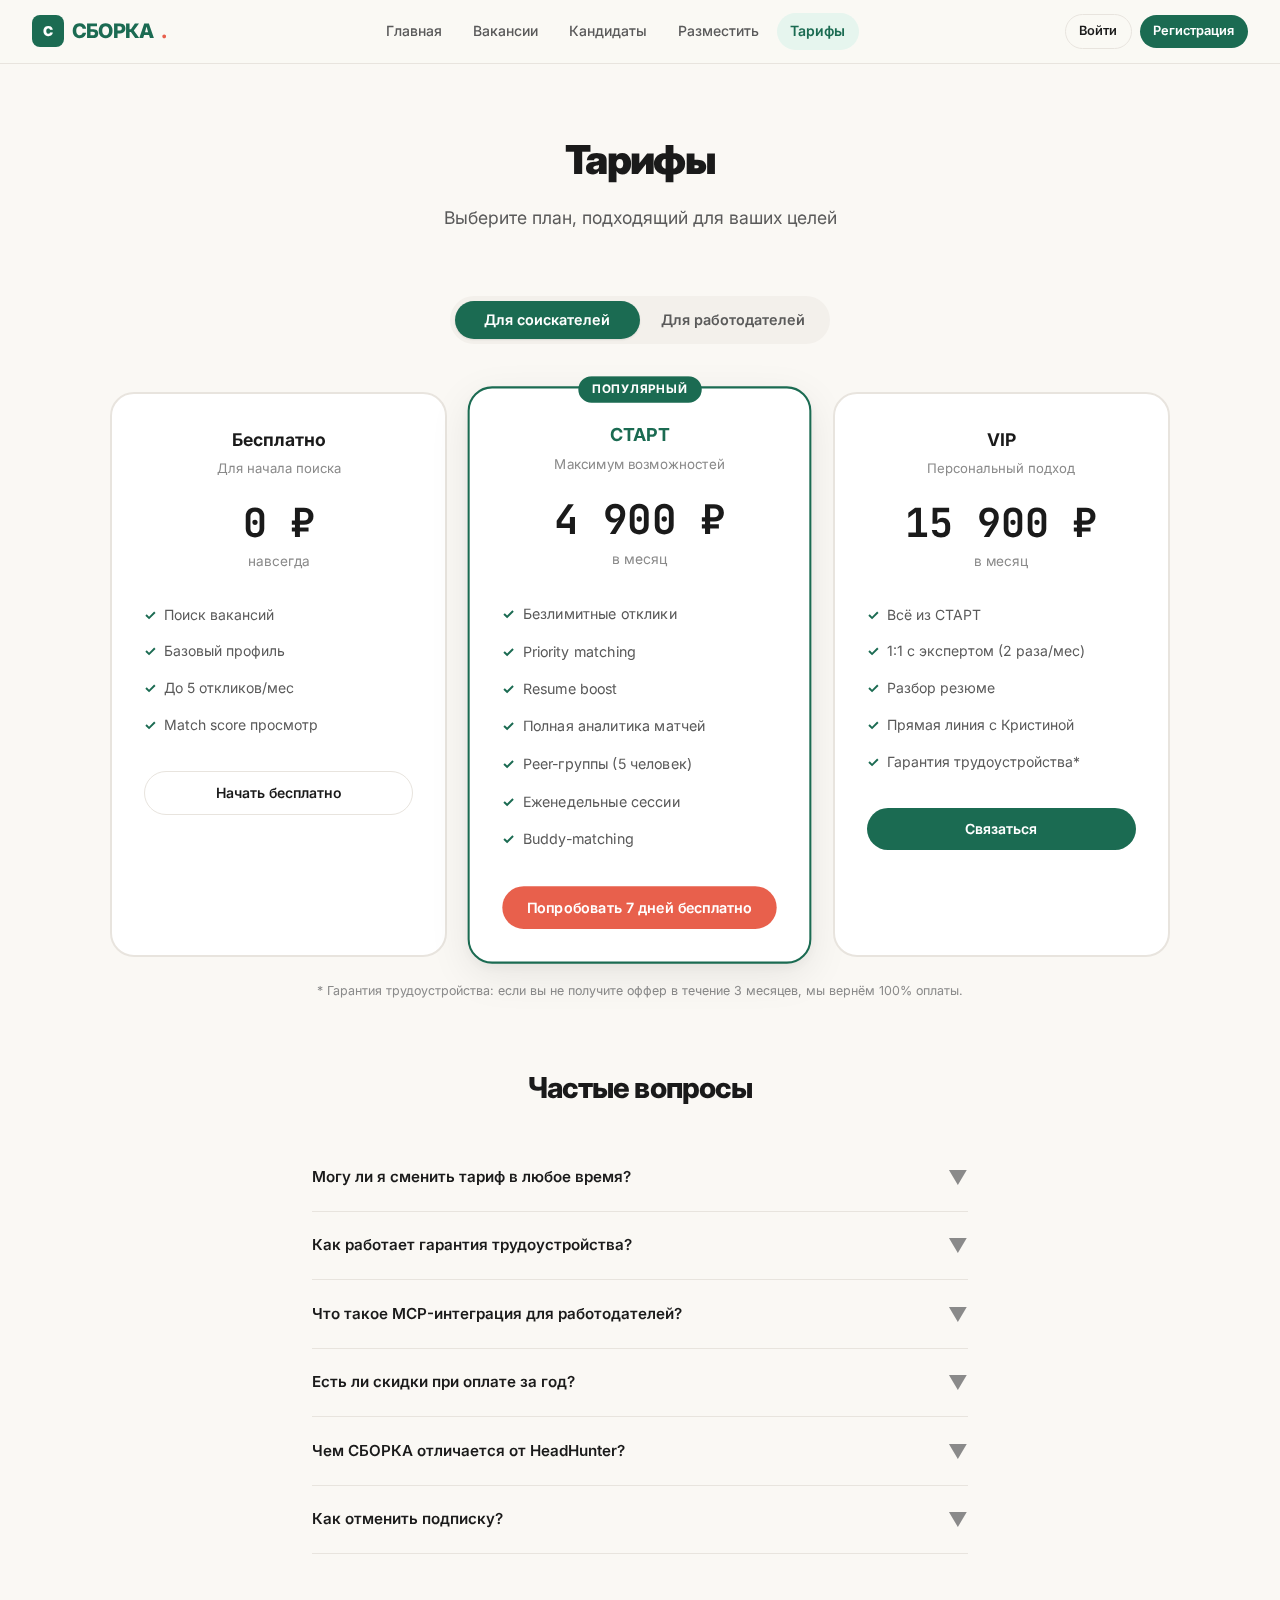
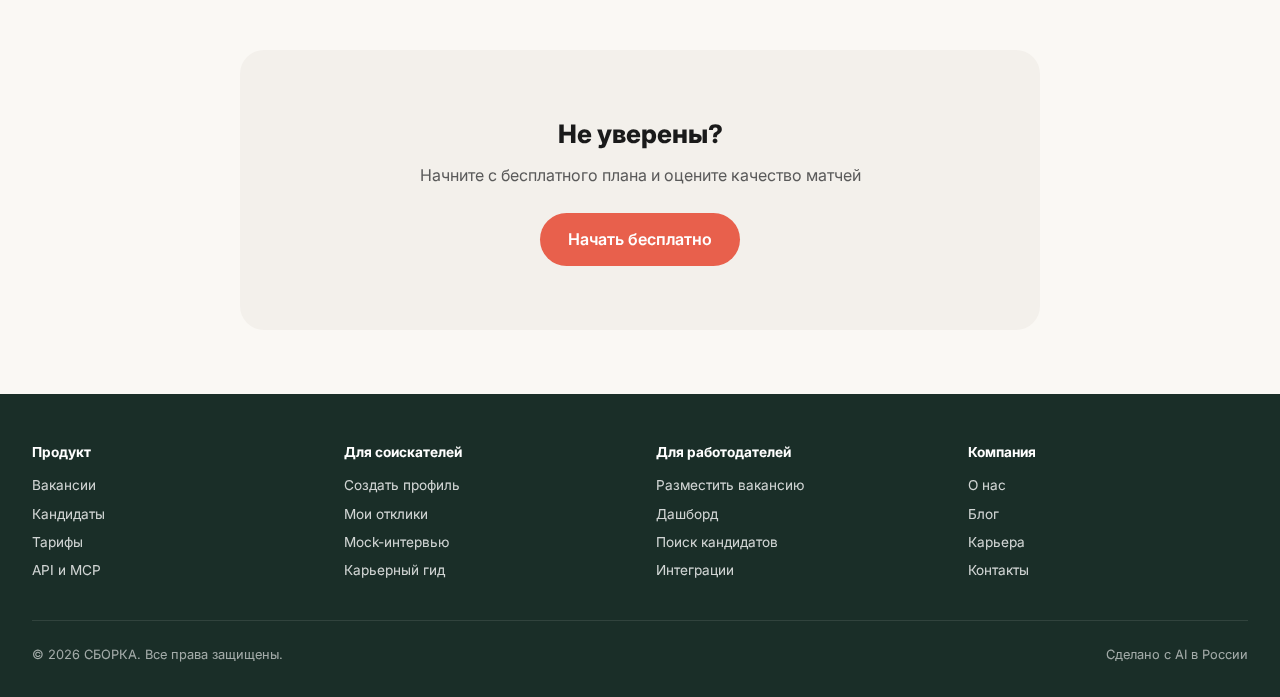
<file: prototype/pricing.html>
<!DOCTYPE html>
<html lang="ru">
<head>
  <meta charset="UTF-8">
  <meta name="viewport" content="width=device-width, initial-scale=1.0">
  <title>Тарифы — СБОРКА</title>
  <link rel="stylesheet" href="style.css">
  <style>
    .pricing-hero { padding: 4rem 0 2rem; text-align: center; }
    .pricing-hero h1 { font-size: 2.5rem; font-weight: 900; letter-spacing: -0.04em; margin-bottom: 0.75rem; }
    .pricing-hero p { font-size: 1.1rem; color: var(--text-secondary); max-width: 520px; margin: 0 auto; }

    .audience-toggle {
      display: flex; justify-content: center; gap: 0; margin: 2rem auto 3rem;
      background: var(--bg-subtle); border-radius: var(--radius-full); padding: 0.3rem;
      max-width: 380px;
    }
    .audience-toggle button {
      flex: 1; padding: 0.65rem 1.25rem; border-radius: var(--radius-full);
      font-size: 0.9rem; font-weight: 600; border: none; cursor: pointer;
      transition: all var(--transition); background: transparent; color: var(--text-secondary);
      font-family: inherit;
    }
    .audience-toggle button.active {
      background: var(--primary); color: white; box-shadow: var(--shadow-sm);
    }
    .audience-toggle button:hover:not(.active) { color: var(--text); }

    .pricing-grid { display: grid; grid-template-columns: repeat(3, 1fr); gap: 1.5rem; max-width: 1060px; margin: 0 auto; }
    .pricing-section { display: none; }
    .pricing-section.visible { display: block; }

    .pricing-card .plan-name { font-size: 1.1rem; font-weight: 700; color: var(--text); }
    .pricing-card .plan-desc { font-size: 0.82rem; color: var(--text-muted); margin-top: 0.25rem; }
    .pricing-card .price { margin: 1.25rem 0 0.25rem; }
    .pricing-card .price .amount { font-size: 2.5rem; }
    .pricing-card .price .currency { font-size: 1rem; font-weight: 500; color: var(--text-muted); }
    .pricing-card .features { margin: 1.5rem 0 1.75rem; }
    .pricing-card .features li { padding: 0.45rem 0; }
    .pricing-card .cta-wrap { margin-top: auto; }
    .pricing-card .cta-wrap .btn { width: 100%; }

    .pricing-card.featured .plan-name { color: var(--primary); }

    .faq-section { padding: 4rem 0; max-width: 720px; margin: 0 auto; }
    .faq-section h2 { font-size: 1.8rem; font-weight: 800; text-align: center; margin-bottom: 2rem; letter-spacing: -0.03em; }
    .faq-item {
      border-bottom: 1px solid var(--border); padding: 0;
    }
    .faq-question {
      display: flex; align-items: center; justify-content: space-between;
      padding: 1.15rem 0; cursor: pointer; font-size: 0.95rem; font-weight: 600;
      color: var(--text); transition: color var(--transition);
    }
    .faq-question:hover { color: var(--primary); }
    .faq-question .arrow {
      font-size: 1.2rem; transition: transform 0.25s ease; color: var(--text-muted);
    }
    .faq-item.open .faq-question .arrow { transform: rotate(180deg); }
    .faq-answer {
      max-height: 0; overflow: hidden; transition: max-height 0.35s ease, padding 0.35s ease;
      font-size: 0.88rem; color: var(--text-secondary); line-height: 1.65;
    }
    .faq-item.open .faq-answer { max-height: 300px; padding-bottom: 1.15rem; }

    .cta-section { text-align: center; padding: 4rem 0; background: var(--bg-subtle); border-radius: var(--radius-xl); margin: 2rem auto; max-width: 800px; }
    .cta-section h2 { font-size: 1.6rem; font-weight: 800; margin-bottom: 0.5rem; }
    .cta-section p { color: var(--text-secondary); margin-bottom: 1.5rem; font-size: 1rem; }

    .guarantee-note {
      text-align: center; font-size: 0.78rem; color: var(--text-muted); margin-top: 1.5rem;
    }

    .footer-grid { display: grid; grid-template-columns: repeat(4, 1fr); gap: 2rem; }
    .footer-bottom { border-top: 1px solid rgba(255,255,255,0.1); margin-top: 2rem; padding-top: 1.5rem; font-size: 0.8rem; display: flex; justify-content: space-between; align-items: center; }

    @media (max-width: 768px) {
      .pricing-grid { grid-template-columns: 1fr; max-width: 400px; }
      .pricing-hero h1 { font-size: 1.8rem; }
      .footer-grid { grid-template-columns: repeat(2, 1fr); }
    }
  </style>
</head>
<body>

<!-- NAVBAR -->
<nav class="navbar">
  <div class="inner">
    <a href="index.html" class="logo">
      <span class="logo-icon">C</span>
      СБОРКА<span class="dot">.</span>
    </a>
    <div class="nav-links">
      <a href="index.html">Главная</a>
      <a href="jobs.html">Вакансии</a>
      <a href="candidates.html">Кандидаты</a>
      <a href="post-job.html">Разместить</a>
      <a href="pricing.html" class="active">Тарифы</a>
    </div>
    <div class="nav-actions">
      <a href="dashboard.html" class="btn btn-outline btn-sm">Войти</a>
      <a href="#" class="btn btn-primary btn-sm">Регистрация</a>
    </div>
  </div>
</nav>

<!-- HERO -->
<section class="pricing-hero">
  <div class="container">
    <h1>Тарифы</h1>
    <p>Выберите план, подходящий для ваших целей</p>
  </div>
</section>

<!-- TOGGLE -->
<div class="audience-toggle">
  <button class="active" onclick="showPricing('seekers')">Для соискателей</button>
  <button onclick="showPricing('employers')">Для работодателей</button>
</div>

<!-- SEEKERS PRICING -->
<div class="container">
  <div id="seekers-pricing" class="pricing-section visible">
    <div class="pricing-grid">

      <!-- Free -->
      <div class="pricing-card">
        <div class="plan-name">Бесплатно</div>
        <div class="plan-desc">Для начала поиска</div>
        <div class="price">
          <span class="amount mono">0 &#8381;</span>
        </div>
        <div class="price-period">навсегда</div>
        <ul class="features">
          <li><span class="check">&#10003;</span> Поиск вакансий</li>
          <li><span class="check">&#10003;</span> Базовый профиль</li>
          <li><span class="check">&#10003;</span> До 5 откликов/мес</li>
          <li><span class="check">&#10003;</span> Match score просмотр</li>
        </ul>
        <div class="cta-wrap">
          <a href="#" class="btn btn-outline">Начать бесплатно</a>
        </div>
      </div>

      <!-- СТАРТ -->
      <div class="pricing-card featured">
        <div class="plan-name">СТАРТ</div>
        <div class="plan-desc">Максимум возможностей</div>
        <div class="price">
          <span class="amount mono">4 900 &#8381;</span>
        </div>
        <div class="price-period">в месяц</div>
        <ul class="features">
          <li><span class="check">&#10003;</span> Безлимитные отклики</li>
          <li><span class="check">&#10003;</span> Priority matching</li>
          <li><span class="check">&#10003;</span> Resume boost</li>
          <li><span class="check">&#10003;</span> Полная аналитика матчей</li>
          <li><span class="check">&#10003;</span> Peer-группы (5 человек)</li>
          <li><span class="check">&#10003;</span> Еженедельные сессии</li>
          <li><span class="check">&#10003;</span> Buddy-matching</li>
        </ul>
        <div class="cta-wrap">
          <a href="#" class="btn btn-accent">Попробовать 7 дней бесплатно</a>
        </div>
      </div>

      <!-- VIP -->
      <div class="pricing-card">
        <div class="plan-name">VIP</div>
        <div class="plan-desc">Персональный подход</div>
        <div class="price">
          <span class="amount mono">15 900 &#8381;</span>
        </div>
        <div class="price-period">в месяц</div>
        <ul class="features">
          <li><span class="check">&#10003;</span> Всё из СТАРТ</li>
          <li><span class="check">&#10003;</span> 1:1 с экспертом (2 раза/мес)</li>
          <li><span class="check">&#10003;</span> Разбор резюме</li>
          <li><span class="check">&#10003;</span> Прямая линия с Кристиной</li>
          <li><span class="check">&#10003;</span> Гарантия трудоустройства*</li>
        </ul>
        <div class="cta-wrap">
          <a href="#" class="btn btn-primary">Связаться</a>
        </div>
      </div>

    </div>
    <div class="guarantee-note">* Гарантия трудоустройства: если вы не получите оффер в течение 3 месяцев, мы вернём 100% оплаты.</div>
  </div>

  <!-- EMPLOYERS PRICING -->
  <div id="employers-pricing" class="pricing-section">
    <div class="pricing-grid">

      <!-- Free -->
      <div class="pricing-card">
        <div class="plan-name">Бесплатно</div>
        <div class="plan-desc">Для пробы платформы</div>
        <div class="price">
          <span class="amount mono">0 &#8381;</span>
        </div>
        <div class="price-period">навсегда</div>
        <ul class="features">
          <li><span class="check">&#10003;</span> 1 активная вакансия</li>
          <li><span class="check">&#10003;</span> До 10 матчей/мес</li>
          <li><span class="check">&#10003;</span> Базовый поиск кандидатов</li>
        </ul>
        <div class="cta-wrap">
          <a href="#" class="btn btn-outline">Начать бесплатно</a>
        </div>
      </div>

      <!-- Бизнес -->
      <div class="pricing-card featured">
        <div class="plan-name">Бизнес</div>
        <div class="plan-desc">Для активного найма</div>
        <div class="price">
          <span class="amount mono">9 900 &#8381;</span>
        </div>
        <div class="price-period">в месяц</div>
        <ul class="features">
          <li><span class="check">&#10003;</span> 5 вакансий</li>
          <li><span class="check">&#10003;</span> Безлимитные матчи</li>
          <li><span class="check">&#10003;</span> Доступ к базе резюме</li>
          <li><span class="check">&#10003;</span> AI-скоринг кандидатов</li>
          <li><span class="check">&#10003;</span> Приоритетная поддержка</li>
          <li><span class="check">&#10003;</span> Аналитика рынка</li>
        </ul>
        <div class="cta-wrap">
          <a href="#" class="btn btn-accent">Попробовать</a>
        </div>
      </div>

      <!-- Корпоративный -->
      <div class="pricing-card">
        <div class="plan-name">Корпоративный</div>
        <div class="plan-desc">Для крупных компаний</div>
        <div class="price">
          <span class="amount mono" style="font-size: 1.6rem;">По запросу</span>
        </div>
        <div class="price-period">индивидуально</div>
        <ul class="features">
          <li><span class="check">&#10003;</span> Безлимитные вакансии</li>
          <li><span class="check">&#10003;</span> API интеграция (MCP)</li>
          <li><span class="check">&#10003;</span> Выделенный менеджер</li>
          <li><span class="check">&#10003;</span> SLA 24 часа</li>
          <li><span class="check">&#10003;</span> Кастомная аналитика</li>
        </ul>
        <div class="cta-wrap">
          <a href="#" class="btn btn-primary">Связаться</a>
        </div>
      </div>

    </div>
  </div>
</div>

<!-- FAQ -->
<section class="faq-section">
  <div class="container-sm">
    <h2>Частые вопросы</h2>

    <div class="faq-item">
      <div class="faq-question" onclick="toggleFaq(this)">
        <span>Могу ли я сменить тариф в любое время?</span>
        <span class="arrow">&#9660;</span>
      </div>
      <div class="faq-answer">
        Да, вы можете перейти на более высокий тариф в любой момент. При понижении тарифа изменения вступят в силу с начала следующего платёжного периода. Неиспользованные дни будут учтены при расчёте.
      </div>
    </div>

    <div class="faq-item">
      <div class="faq-question" onclick="toggleFaq(this)">
        <span>Как работает гарантия трудоустройства?</span>
        <span class="arrow">&#9660;</span>
      </div>
      <div class="faq-answer">
        Если вы активно используете платформу (минимум 10 откликов/мес, заполненный профиль, прошли верификацию) и не получили оффер за 3 месяца на тарифе VIP, мы вернём 100% оплаты. Подробные условия в пользовательском соглашении.
      </div>
    </div>

    <div class="faq-item">
      <div class="faq-question" onclick="toggleFaq(this)">
        <span>Что такое MCP-интеграция для работодателей?</span>
        <span class="arrow">&#9660;</span>
      </div>
      <div class="faq-answer">
        MCP (Model Context Protocol) позволяет AI-агентам вашей компании напрямую искать кандидатов и управлять вакансиями через стандартизированный API. Это будущее рекрутинга: ваш AI-ассистент сам находит лучших кандидатов.
      </div>
    </div>

    <div class="faq-item">
      <div class="faq-question" onclick="toggleFaq(this)">
        <span>Есть ли скидки при оплате за год?</span>
        <span class="arrow">&#9660;</span>
      </div>
      <div class="faq-answer">
        Да, при оплате за год вы получаете скидку 20%. Для тарифа СТАРТ это 47 040 &#8381;/год вместо 58 800 &#8381;. Для VIP &mdash; 152 640 &#8381;/год вместо 190 800 &#8381;. Напишите нам для оформления годовой подписки.
      </div>
    </div>

    <div class="faq-item">
      <div class="faq-question" onclick="toggleFaq(this)">
        <span>Чем СБОРКА отличается от HeadHunter?</span>
        <span class="arrow">&#9660;</span>
      </div>
      <div class="faq-answer">
        СБОРКА использует семантический AI-matching вместо keyword-поиска. Мы анализируем навыки, культурный fit и потенциал роста. Плюс: верификация навыков через AI-интервью, гарантия ответа за 72 часа и экосистема карьерного развития (peer-группы, менторство, buddy-matching).
      </div>
    </div>

    <div class="faq-item">
      <div class="faq-question" onclick="toggleFaq(this)">
        <span>Как отменить подписку?</span>
        <span class="arrow">&#9660;</span>
      </div>
      <div class="faq-answer">
        Вы можете отменить подписку в любой момент в настройках профиля. Доступ к платным функциям сохранится до конца оплаченного периода. Мы не берём штрафов за отмену.
      </div>
    </div>

  </div>
</section>

<!-- CTA -->
<div class="container">
  <section class="cta-section">
    <h2>Не уверены?</h2>
    <p>Начните с бесплатного плана и оцените качество матчей</p>
    <a href="#" class="btn btn-accent btn-lg">Начать бесплатно</a>
  </section>
</div>

<!-- FOOTER -->
<footer class="footer">
  <div class="container">
    <div class="footer-grid">
      <div>
        <h4>Продукт</h4>
        <ul>
          <li><a href="jobs.html">Вакансии</a></li>
          <li><a href="candidates.html">Кандидаты</a></li>
          <li><a href="pricing.html">Тарифы</a></li>
          <li><a href="#">API и MCP</a></li>
        </ul>
      </div>
      <div>
        <h4>Для соискателей</h4>
        <ul>
          <li><a href="#">Создать профиль</a></li>
          <li><a href="dashboard.html">Мои отклики</a></li>
          <li><a href="#">Mock-интервью</a></li>
          <li><a href="#">Карьерный гид</a></li>
        </ul>
      </div>
      <div>
        <h4>Для работодателей</h4>
        <ul>
          <li><a href="post-job.html">Разместить вакансию</a></li>
          <li><a href="employer.html">Дашборд</a></li>
          <li><a href="#">Поиск кандидатов</a></li>
          <li><a href="#">Интеграции</a></li>
        </ul>
      </div>
      <div>
        <h4>Компания</h4>
        <ul>
          <li><a href="#">О нас</a></li>
          <li><a href="#">Блог</a></li>
          <li><a href="#">Карьера</a></li>
          <li><a href="#">Контакты</a></li>
        </ul>
      </div>
    </div>
    <div class="footer-bottom">
      <span>&copy; 2026 СБОРКА. Все права защищены.</span>
      <span>Сделано с AI в России</span>
    </div>
  </div>
</footer>

<script>
function showPricing(type) {
  document.getElementById('seekers-pricing').classList.toggle('visible', type === 'seekers');
  document.getElementById('employers-pricing').classList.toggle('visible', type === 'employers');
  document.querySelectorAll('.audience-toggle button').forEach(btn => {
    btn.classList.toggle('active',
      (type === 'seekers' && btn.textContent.includes('соискателей')) ||
      (type === 'employers' && btn.textContent.includes('работодателей'))
    );
  });
}

function toggleFaq(el) {
  const item = el.parentElement;
  const wasOpen = item.classList.contains('open');
  // Close all
  document.querySelectorAll('.faq-item').forEach(i => i.classList.remove('open'));
  // Toggle clicked
  if (!wasOpen) item.classList.add('open');
}
</script>

</body>
</html>
</file>
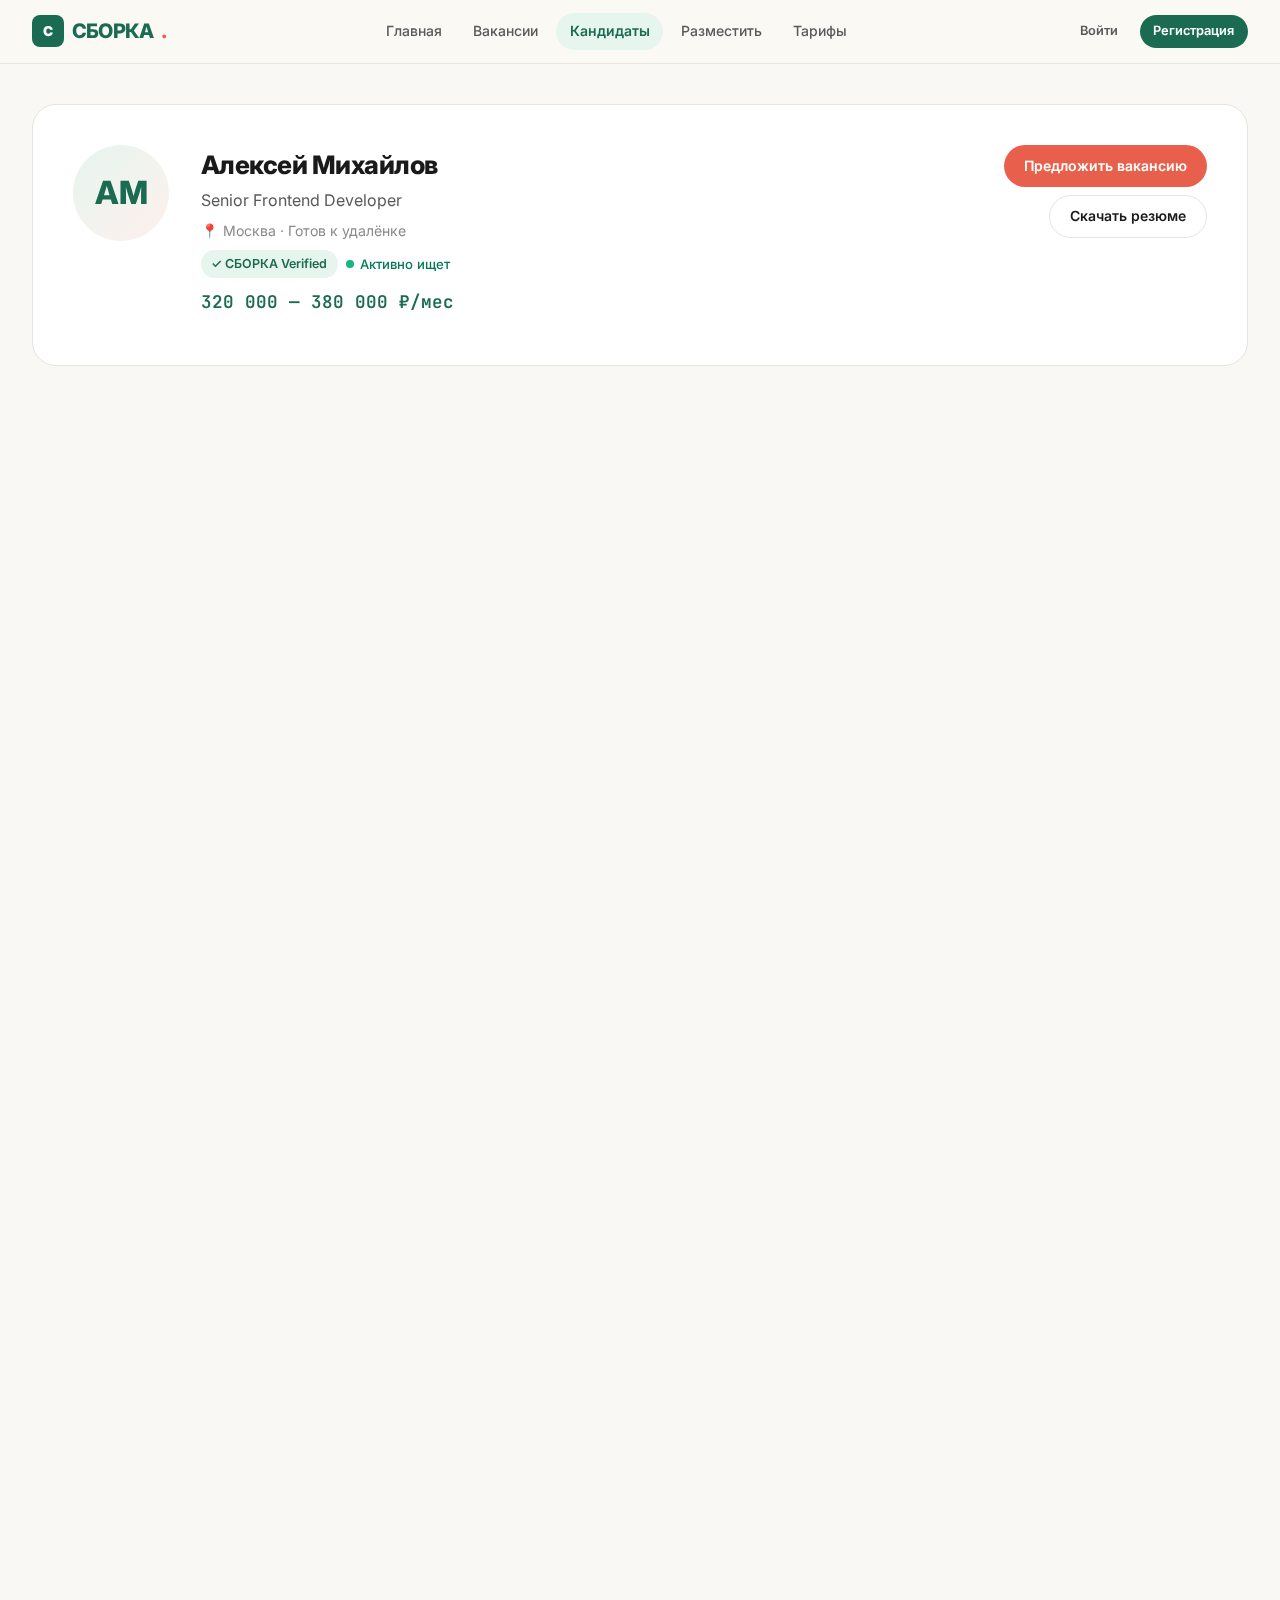
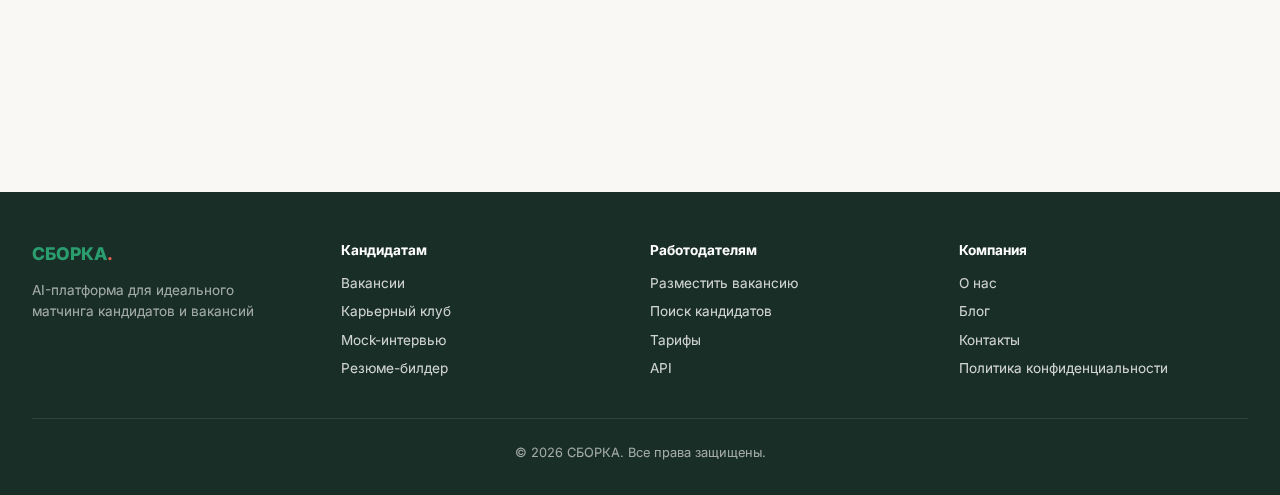
<file: prototype/profile.html>
<!DOCTYPE html>
<html lang="ru">
<head>
<meta charset="UTF-8">
<meta name="viewport" content="width=device-width, initial-scale=1.0">
<title>Алексей Михайлов — СБОРКА</title>
<link rel="stylesheet" href="style.css">
<style>
  .profile-header {
    background: var(--bg-card); border: 1px solid var(--border); border-radius: var(--radius-xl);
    padding: 2.5rem; margin-bottom: 2rem;
    display: flex; align-items: flex-start; gap: 2rem; flex-wrap: wrap;
  }
  .profile-avatar {
    width: 96px; height: 96px; border-radius: 50%;
    background: linear-gradient(135deg, var(--primary-subtle), var(--accent-subtle));
    display: flex; align-items: center; justify-content: center;
    font-weight: 800; font-size: 2rem; color: var(--primary); flex-shrink: 0;
  }
  .profile-info { flex: 1; min-width: 250px; }
  .profile-info h1 { font-size: 1.6rem; font-weight: 800; letter-spacing: -0.02em; margin-bottom: 0.15rem; }
  .profile-info .title { font-size: 1rem; color: var(--text-secondary); margin-bottom: 0.35rem; }
  .profile-info .location { font-size: 0.88rem; color: var(--text-muted); margin-bottom: 0.5rem; }
  .profile-badges { display: flex; flex-wrap: wrap; gap: 0.5rem; margin-bottom: 0.65rem; }
  .profile-salary {
    font-family: 'JetBrains Mono', monospace; font-size: 1.1rem; font-weight: 600;
    color: var(--primary); margin-bottom: 0.5rem;
  }
  .status-indicator {
    display: inline-flex; align-items: center; gap: 0.4rem;
    font-size: 0.82rem; font-weight: 500; color: #047857;
  }
  .status-dot {
    width: 8px; height: 8px; border-radius: 50%; background: #10b981;
    animation: pulse-dot 2s ease-in-out infinite;
  }
  @keyframes pulse-dot {
    0%, 100% { opacity: 1; }
    50% { opacity: 0.5; }
  }
  .profile-actions { display: flex; flex-direction: column; gap: 0.5rem; align-items: flex-end; }

  .two-col { display: grid; grid-template-columns: 1fr 340px; gap: 2rem; align-items: flex-start; }
  @media (max-width: 900px) { .two-col { grid-template-columns: 1fr; } }

  .content-section { margin-bottom: 2rem; }
  .content-section h3 {
    font-size: 0.82rem; font-weight: 700; text-transform: uppercase; letter-spacing: 0.06em;
    color: var(--text-muted); margin-bottom: 1rem; padding-bottom: 0.5rem; border-bottom: 1px solid var(--border);
  }
  .about-text { font-size: 0.92rem; color: var(--text-secondary); line-height: 1.7; }
  .about-text p { margin-bottom: 0.75rem; }

  .skill-row { display: flex; align-items: center; gap: 1rem; margin-bottom: 0.85rem; }
  .skill-row .skill-name { font-size: 0.88rem; font-weight: 600; min-width: 110px; }
  .skill-row .skill-bar { flex: 1; height: 8px; background: var(--bg-subtle); border-radius: var(--radius-full); overflow: hidden; }
  .skill-row .skill-fill { height: 100%; border-radius: var(--radius-full); transition: width 0.8s ease; }
  .skill-row .skill-fill.expert { background: linear-gradient(90deg, var(--primary), var(--primary-light)); }
  .skill-row .skill-fill.advanced { background: linear-gradient(90deg, #2a9d6e, #5dc99e); }
  .skill-row .skill-fill.intermediate { background: linear-gradient(90deg, var(--gold), #f0c040); }
  .skill-row .skill-fill.basic { background: var(--border-hover); }
  .skill-row .skill-level { font-size: 0.75rem; font-weight: 500; color: var(--text-muted); min-width: 90px; text-align: right; }

  .timeline { position: relative; }
  .timeline-item { position: relative; padding-left: 2rem; padding-bottom: 1.75rem; }
  .timeline-item:not(:last-child)::before {
    content: ''; position: absolute; left: 7px; top: 24px; bottom: 0; width: 2px; background: var(--border);
  }
  .timeline-item::after {
    content: ''; position: absolute; left: 0; top: 6px; width: 16px; height: 16px;
    border-radius: 50%; background: var(--bg-card); border: 3px solid var(--primary);
  }
  .timeline-item:last-child::after { border-color: var(--border-hover); }
  .timeline-period { font-size: 0.78rem; font-weight: 600; color: var(--primary); margin-bottom: 0.15rem; }
  .timeline-role { font-size: 0.95rem; font-weight: 700; margin-bottom: 0.1rem; }
  .timeline-company { font-size: 0.85rem; color: var(--text-secondary); margin-bottom: 0.35rem; }
  .timeline-desc { font-size: 0.85rem; color: var(--text-muted); line-height: 1.6; }

  .edu-item { display: flex; gap: 1rem; align-items: flex-start; }
  .edu-icon {
    width: 44px; height: 44px; border-radius: var(--radius-md); background: var(--primary-subtle);
    display: flex; align-items: center; justify-content: center; font-size: 1.2rem; flex-shrink: 0;
  }
  .edu-info .edu-name { font-size: 0.95rem; font-weight: 600; }
  .edu-info .edu-detail { font-size: 0.85rem; color: var(--text-secondary); }
  .edu-info .edu-years { font-size: 0.78rem; color: var(--text-muted); }

  .sidebar-card { background: var(--bg-card); border: 1px solid var(--border); border-radius: var(--radius-lg); padding: 1.5rem; margin-bottom: 1.25rem; }
  .sidebar-card h4 { font-size: 0.85rem; font-weight: 700; margin-bottom: 1rem; }

  .match-detail { margin-bottom: 1.25rem; }
  .match-detail .match-big {
    font-family: 'JetBrains Mono', monospace; font-size: 2.5rem; font-weight: 800;
    color: var(--primary); line-height: 1;
  }
  .match-detail .match-label { font-size: 0.82rem; color: var(--text-secondary); margin-top: 0.25rem; }
  .match-breakdown { margin-top: 1rem; }
  .match-row { display: flex; align-items: center; gap: 0.75rem; margin-bottom: 0.65rem; }
  .match-row .label { font-size: 0.8rem; color: var(--text-secondary); min-width: 100px; }
  .match-row .bar { flex: 1; height: 6px; background: var(--bg-subtle); border-radius: var(--radius-full); overflow: hidden; }
  .match-row .bar-fill { height: 100%; border-radius: var(--radius-full); background: var(--primary); }
  .match-row .value { font-family: 'JetBrains Mono', monospace; font-size: 0.75rem; font-weight: 600; color: var(--text-muted); min-width: 35px; text-align: right; }

  .verify-list { list-style: none; }
  .verify-list li { padding: 0.4rem 0; font-size: 0.85rem; color: var(--text-secondary); display: flex; align-items: flex-start; gap: 0.5rem; }
  .verify-list .check { color: var(--primary); font-weight: 700; flex-shrink: 0; }

  .pref-row { display: flex; justify-content: space-between; padding: 0.4rem 0; font-size: 0.85rem; border-bottom: 1px solid var(--bg-subtle); }
  .pref-row:last-child { border-bottom: none; }
  .pref-row .pref-label { color: var(--text-muted); }
  .pref-row .pref-value { color: var(--text); font-weight: 500; }
</style>
</head>
<body>

<!-- NAVBAR -->
<nav class="navbar">
  <div class="inner">
    <a href="index.html" class="logo">
      <span class="logo-icon">C</span>
      СБОРКА<span class="dot">.</span>
    </a>
    <div class="nav-links">
      <a href="index.html">Главная</a>
      <a href="jobs.html">Вакансии</a>
      <a href="candidates.html" class="active">Кандидаты</a>
      <a href="post-job.html">Разместить</a>
      <a href="pricing.html">Тарифы</a>
    </div>
    <div class="nav-actions">
      <a href="#" class="btn btn-ghost btn-sm">Войти</a>
      <a href="#" class="btn btn-primary btn-sm">Регистрация</a>
    </div>
  </div>
</nav>

<section class="section-sm">
  <div class="container">

    <!-- PROFILE HEADER -->
    <div class="profile-header animate-in">
      <div class="profile-avatar">АМ</div>
      <div class="profile-info">
        <h1>Алексей Михайлов</h1>
        <div class="title">Senior Frontend Developer</div>
        <div class="location">&#128205; Москва &middot; Готов к удалёнке</div>
        <div class="profile-badges">
          <span class="verified-badge" style="font-size: 0.78rem; padding: 0.25rem 0.65rem;">&#10003; СБОРКА Verified</span>
          <span class="status-indicator"><span class="status-dot"></span> Активно ищет</span>
        </div>
        <div class="profile-salary">320 000 &#8212; 380 000 &#8381;/мес</div>
      </div>
      <div class="profile-actions">
        <a href="#" class="btn btn-accent">Предложить вакансию</a>
        <a href="#" class="btn btn-outline">Скачать резюме</a>
      </div>
    </div>

    <!-- TWO COLUMN LAYOUT -->
    <div class="two-col">
      <!-- LEFT MAIN -->
      <div>
        <!-- About -->
        <div class="content-section animate-in delay-1">
          <h3>О себе</h3>
          <div class="about-text">
            <p>Занимаюсь фронтенд-разработкой более 5 лет. Последние два года работаю в Тинькофф, где отвечаю за разработку ключевых продуктовых интерфейсов платформы для бизнеса. Специализируюсь на React-экосистеме, архитектуре масштабируемых SPA и оптимизации производительности.</p>
            <p>Люблю решать сложные инженерные задачи: от проектирования компонентных систем до настройки CI/CD пайплайнов. Активно менторю junior-разработчиков в команде и провожу внутренние воркшопы по TypeScript и тестированию.</p>
            <p>Ищу продуктовую команду, где смогу влиять на архитектурные решения и развивать продукт, которым пользуются реальные люди. Предпочитаю удалённый или гибридный формат работы.</p>
          </div>
        </div>

        <!-- Skills -->
        <div class="content-section animate-in delay-1">
          <h3>Навыки</h3>
          <div class="skill-row">
            <span class="skill-name">React</span>
            <div class="skill-bar"><div class="skill-fill expert" style="width: 95%;"></div></div>
            <span class="skill-level">Expert</span>
          </div>
          <div class="skill-row">
            <span class="skill-name">TypeScript</span>
            <div class="skill-bar"><div class="skill-fill expert" style="width: 92%;"></div></div>
            <span class="skill-level">Expert</span>
          </div>
          <div class="skill-row">
            <span class="skill-name">Next.js</span>
            <div class="skill-bar"><div class="skill-fill advanced" style="width: 82%;"></div></div>
            <span class="skill-level">Advanced</span>
          </div>
          <div class="skill-row">
            <span class="skill-name">GraphQL</span>
            <div class="skill-bar"><div class="skill-fill advanced" style="width: 78%;"></div></div>
            <span class="skill-level">Advanced</span>
          </div>
          <div class="skill-row">
            <span class="skill-name">Node.js</span>
            <div class="skill-bar"><div class="skill-fill intermediate" style="width: 58%;"></div></div>
            <span class="skill-level">Intermediate</span>
          </div>
          <div class="skill-row">
            <span class="skill-name">Docker</span>
            <div class="skill-bar"><div class="skill-fill basic" style="width: 35%;"></div></div>
            <span class="skill-level">Basic</span>
          </div>
        </div>

        <!-- Experience -->
        <div class="content-section animate-in delay-2">
          <h3>Опыт работы</h3>
          <div class="timeline">
            <div class="timeline-item">
              <div class="timeline-period">2023 &#8212; наст. вр. &middot; 2 года</div>
              <div class="timeline-role">Senior Frontend Developer</div>
              <div class="timeline-company">Тинькофф</div>
              <div class="timeline-desc">Разработка и поддержка продуктовых интерфейсов платформы для бизнеса. Проектирование компонентной библиотеки, внедрение Server-Side Rendering, оптимизация Core Web Vitals. Менторинг 3 junior-разработчиков. Стек: React, TypeScript, Next.js, GraphQL.</div>
            </div>
            <div class="timeline-item">
              <div class="timeline-period">2021 &#8212; 2023 &middot; 2 года</div>
              <div class="timeline-role">Frontend Developer</div>
              <div class="timeline-company">Яндекс</div>
              <div class="timeline-desc">Разработка внутренних инструментов аналитики. Миграция legacy-кода с jQuery на React. Внедрение TypeScript и unit-тестирования. Участие в дизайн-ревью и code review.</div>
            </div>
            <div class="timeline-item">
              <div class="timeline-period">2019 &#8212; 2021 &middot; 2 года</div>
              <div class="timeline-role">Junior Frontend Developer</div>
              <div class="timeline-company">DataFlow (стартап)</div>
              <div class="timeline-desc">Первый коммерческий опыт. Верстка лендингов, разработка SPA на React, интеграция с REST API. Изучение основ UX/UI.</div>
            </div>
          </div>
        </div>

        <!-- Education -->
        <div class="content-section animate-in delay-2">
          <h3>Образование</h3>
          <div class="edu-item">
            <div class="edu-icon">&#127891;</div>
            <div class="edu-info">
              <div class="edu-name">Московский государственный университет (МГУ)</div>
              <div class="edu-detail">Факультет вычислительной математики и кибернетики (ВМК)</div>
              <div class="edu-detail">Бакалавр, Прикладная математика и информатика</div>
              <div class="edu-years">2015 &#8212; 2019</div>
            </div>
          </div>
        </div>
      </div>

      <!-- RIGHT SIDEBAR -->
      <div>
        <!-- Match Score -->
        <div class="sidebar-card animate-in delay-1">
          <h4>Match Score</h4>
          <div class="match-detail">
            <div class="match-big">96%</div>
            <div class="match-label">совпадение с вакансией <strong>Senior Frontend Developer</strong> в TechVenture Labs</div>
          </div>
          <div class="match-breakdown">
            <div class="match-row">
              <span class="label">Навыки</span>
              <div class="bar"><div class="bar-fill" style="width: 98%;"></div></div>
              <span class="value">98%</span>
            </div>
            <div class="match-row">
              <span class="label">Опыт</span>
              <div class="bar"><div class="bar-fill" style="width: 95%;"></div></div>
              <span class="value">95%</span>
            </div>
            <div class="match-row">
              <span class="label">Зарплата</span>
              <div class="bar"><div class="bar-fill" style="width: 92%;"></div></div>
              <span class="value">92%</span>
            </div>
            <div class="match-row">
              <span class="label">Локация</span>
              <div class="bar"><div class="bar-fill" style="width: 100%;"></div></div>
              <span class="value">100%</span>
            </div>
            <div class="match-row">
              <span class="label">Культура</span>
              <div class="bar"><div class="bar-fill" style="width: 94%;"></div></div>
              <span class="value">94%</span>
            </div>
          </div>
        </div>

        <!-- Verification -->
        <div class="sidebar-card animate-in delay-2">
          <h4>&#10003; Верификация СБОРКА</h4>
          <ul class="verify-list">
            <li><span class="check">&#10003;</span> Прошёл mock-интервью (&times;2)</li>
            <li><span class="check">&#10003;</span> Активный участник карьерного клуба</li>
            <li><span class="check">&#10003;</span> Профиль проверен экспертом</li>
          </ul>
        </div>

        <!-- Preferences -->
        <div class="sidebar-card animate-in delay-3">
          <h4>Предпочтения</h4>
          <div class="pref-row">
            <span class="pref-label">Формат</span>
            <span class="pref-value">Удалённо / Гибрид</span>
          </div>
          <div class="pref-row">
            <span class="pref-label">Готов с</span>
            <span class="pref-value">Сразу</span>
          </div>
          <div class="pref-row">
            <span class="pref-label">Компании мечты</span>
            <span class="pref-value">Яндекс, Тинькофф, VK</span>
          </div>
          <div class="pref-row">
            <span class="pref-label">Тип занятости</span>
            <span class="pref-value">Полный день</span>
          </div>
          <div class="pref-row">
            <span class="pref-label">Открыт к офферам</span>
            <span class="pref-value" style="color: #047857;">Да</span>
          </div>
        </div>
      </div>
    </div>

  </div>
</section>

<!-- FOOTER -->
<footer class="footer">
  <div class="container">
    <div class="grid-4" style="margin-bottom: 2rem;">
      <div>
        <h4 style="font-size: 1.1rem; font-weight: 800; color: var(--primary-light); margin-bottom: 0.75rem;">СБОРКА<span style="color: var(--accent);">.</span></h4>
        <p style="font-size: 0.85rem; line-height: 1.6;">AI-платформа для идеального<br>матчинга кандидатов и вакансий</p>
      </div>
      <div>
        <h4>Кандидатам</h4>
        <ul>
          <li><a href="jobs.html">Вакансии</a></li>
          <li><a href="#">Карьерный клуб</a></li>
          <li><a href="#">Mock-интервью</a></li>
          <li><a href="#">Резюме-билдер</a></li>
        </ul>
      </div>
      <div>
        <h4>Работодателям</h4>
        <ul>
          <li><a href="post-job.html">Разместить вакансию</a></li>
          <li><a href="candidates.html">Поиск кандидатов</a></li>
          <li><a href="pricing.html">Тарифы</a></li>
          <li><a href="#">API</a></li>
        </ul>
      </div>
      <div>
        <h4>Компания</h4>
        <ul>
          <li><a href="#">О нас</a></li>
          <li><a href="#">Блог</a></li>
          <li><a href="#">Контакты</a></li>
          <li><a href="#">Политика конфиденциальности</a></li>
        </ul>
      </div>
    </div>
    <div style="border-top: 1px solid rgba(255,255,255,0.1); padding-top: 1.5rem; text-align: center; font-size: 0.8rem;">
      &copy; 2026 СБОРКА. Все права защищены.
    </div>
  </div>
</footer>

</body>
</html>
</file>
<file: prototype/style.css>
/* СБОРКА Matching — Product Prototype 2026 */
/* Design: Warm premium, Airbnb-meets-Tinder energy */

@import url('https://fonts.googleapis.com/css2?family=Inter:wght@300;400;500;600;700;800;900&family=JetBrains+Mono:wght@400;500;600&display=swap');

:root {
  --bg: #faf8f4;
  --bg-card: #ffffff;
  --bg-subtle: #f3f0eb;
  --bg-dark: #1a2e28;
  --bg-darker: #0f1f1a;

  --primary: #1b6b52;
  --primary-light: #2a9d6e;
  --primary-subtle: #e6f5ee;
  --primary-glow: rgba(27,107,82,0.12);

  --accent: #e8604c;
  --accent-hover: #d4503e;
  --accent-subtle: #fef0ee;

  --gold: #d4a024;
  --gold-subtle: #fef9e7;

  --text: #1a1a1a;
  --text-secondary: #5a5a5a;
  --text-muted: #8a8a8a;
  --text-inverse: #ffffff;

  --border: #e8e4de;
  --border-hover: #d0ccc6;

  --shadow-sm: 0 1px 3px rgba(0,0,0,0.04), 0 1px 2px rgba(0,0,0,0.06);
  --shadow-md: 0 4px 12px rgba(0,0,0,0.06), 0 2px 4px rgba(0,0,0,0.04);
  --shadow-lg: 0 12px 40px rgba(0,0,0,0.08), 0 4px 12px rgba(0,0,0,0.04);
  --shadow-xl: 0 20px 60px rgba(0,0,0,0.1);

  --radius-sm: 8px;
  --radius-md: 12px;
  --radius-lg: 16px;
  --radius-xl: 24px;
  --radius-full: 9999px;

  --transition: 0.2s ease;
  --transition-slow: 0.35s ease;
}

* { margin: 0; padding: 0; box-sizing: border-box; }

body {
  font-family: 'Inter', -apple-system, sans-serif;
  background: var(--bg);
  color: var(--text);
  line-height: 1.6;
  -webkit-font-smoothing: antialiased;
  font-size: 15px;
}

.mono { font-family: 'JetBrains Mono', monospace; }

a { color: inherit; text-decoration: none; }

/* ─── NAVBAR ─── */
.navbar {
  position: sticky;
  top: 0;
  z-index: 100;
  background: rgba(250,248,244,0.92);
  backdrop-filter: blur(20px) saturate(1.8);
  border-bottom: 1px solid var(--border);
  padding: 0 2rem;
  height: 64px;
  display: flex;
  align-items: center;
}
.navbar .inner {
  max-width: 1280px;
  margin: 0 auto;
  width: 100%;
  display: flex;
  align-items: center;
  justify-content: space-between;
}
.navbar .logo {
  font-weight: 800;
  font-size: 1.25rem;
  color: var(--primary);
  letter-spacing: -0.04em;
  display: flex;
  align-items: center;
  gap: 0.5rem;
}
.navbar .logo .dot { color: var(--accent); }
.navbar .logo-icon {
  width: 32px;
  height: 32px;
  background: var(--primary);
  border-radius: var(--radius-sm);
  display: flex;
  align-items: center;
  justify-content: center;
  color: white;
  font-weight: 900;
  font-size: 0.85rem;
}
.nav-links {
  display: flex;
  align-items: center;
  gap: 0.25rem;
}
.nav-links a {
  padding: 0.45rem 0.85rem;
  border-radius: var(--radius-full);
  font-size: 0.875rem;
  font-weight: 500;
  color: var(--text-secondary);
  transition: all var(--transition);
}
.nav-links a:hover { color: var(--text); background: var(--bg-subtle); }
.nav-links a.active { color: var(--primary); background: var(--primary-subtle); font-weight: 600; }
.nav-actions { display: flex; align-items: center; gap: 0.5rem; }

/* ─── BUTTONS ─── */
.btn {
  display: inline-flex;
  align-items: center;
  justify-content: center;
  gap: 0.5rem;
  padding: 0.6rem 1.25rem;
  border-radius: var(--radius-full);
  font-size: 0.875rem;
  font-weight: 600;
  border: none;
  cursor: pointer;
  transition: all var(--transition);
  text-decoration: none;
  white-space: nowrap;
}
.btn-primary {
  background: var(--primary);
  color: white;
}
.btn-primary:hover { background: var(--primary-light); transform: translateY(-1px); box-shadow: var(--shadow-md); }
.btn-accent {
  background: var(--accent);
  color: white;
}
.btn-accent:hover { background: var(--accent-hover); transform: translateY(-1px); box-shadow: var(--shadow-md); }
.btn-outline {
  background: transparent;
  color: var(--text);
  border: 1.5px solid var(--border);
}
.btn-outline:hover { border-color: var(--text); background: var(--bg-subtle); }
.btn-ghost {
  background: transparent;
  color: var(--text-secondary);
}
.btn-ghost:hover { color: var(--text); background: var(--bg-subtle); }
.btn-lg { padding: 0.85rem 1.75rem; font-size: 1rem; }
.btn-sm { padding: 0.4rem 0.85rem; font-size: 0.8rem; }
.btn-icon { width: 40px; height: 40px; padding: 0; border-radius: var(--radius-sm); }

/* ─── LAYOUT ─── */
.container { max-width: 1280px; margin: 0 auto; padding: 0 2rem; }
.container-sm { max-width: 720px; margin: 0 auto; padding: 0 2rem; }
.container-md { max-width: 960px; margin: 0 auto; padding: 0 2rem; }

.section { padding: 4rem 0; }
.section-sm { padding: 2.5rem 0; }

.grid-2 { display: grid; grid-template-columns: repeat(2, 1fr); gap: 1.5rem; }
.grid-3 { display: grid; grid-template-columns: repeat(3, 1fr); gap: 1.5rem; }
.grid-4 { display: grid; grid-template-columns: repeat(4, 1fr); gap: 1.25rem; }

.flex { display: flex; }
.flex-col { flex-direction: column; }
.items-center { align-items: center; }
.justify-between { justify-content: space-between; }
.gap-1 { gap: 0.5rem; }
.gap-2 { gap: 1rem; }
.gap-3 { gap: 1.5rem; }

/* ─── CARDS ─── */
.card {
  background: var(--bg-card);
  border: 1px solid var(--border);
  border-radius: var(--radius-lg);
  padding: 1.5rem;
  transition: all var(--transition-slow);
}
.card:hover {
  border-color: var(--border-hover);
  box-shadow: var(--shadow-md);
}
.card-interactive:hover {
  transform: translateY(-3px);
  box-shadow: var(--shadow-lg);
  border-color: var(--primary);
}

/* ─── JOB CARD ─── */
.job-card {
  background: var(--bg-card);
  border: 1px solid var(--border);
  border-radius: var(--radius-lg);
  padding: 1.5rem;
  transition: all var(--transition-slow);
  cursor: pointer;
  position: relative;
}
.job-card:hover {
  border-color: var(--primary);
  box-shadow: var(--shadow-lg);
  transform: translateY(-2px);
}
.job-card .company-row {
  display: flex;
  align-items: center;
  gap: 0.75rem;
  margin-bottom: 0.75rem;
}
.job-card .company-logo {
  width: 44px;
  height: 44px;
  border-radius: var(--radius-md);
  background: var(--bg-subtle);
  display: flex;
  align-items: center;
  justify-content: center;
  font-weight: 700;
  font-size: 1rem;
  color: var(--primary);
  flex-shrink: 0;
  overflow: hidden;
}
.job-card .company-logo img { width: 100%; height: 100%; object-fit: cover; }
.job-card .company-name { font-size: 0.82rem; color: var(--text-secondary); font-weight: 500; }
.job-card .company-verified {
  display: inline-flex;
  align-items: center;
  gap: 0.2rem;
  font-size: 0.7rem;
  color: var(--primary);
  font-weight: 600;
}
.job-card h3 {
  font-size: 1.05rem;
  font-weight: 700;
  color: var(--text);
  margin-bottom: 0.5rem;
  line-height: 1.35;
}
.job-card .salary {
  font-family: 'JetBrains Mono', monospace;
  font-size: 1rem;
  font-weight: 600;
  color: var(--primary);
  margin-bottom: 0.75rem;
}
.job-card .tags {
  display: flex;
  flex-wrap: wrap;
  gap: 0.35rem;
  margin-bottom: 0.75rem;
}
.job-card .meta {
  display: flex;
  align-items: center;
  gap: 1rem;
  font-size: 0.8rem;
  color: var(--text-muted);
}

/* ─── TAGS ─── */
.tag {
  display: inline-flex;
  align-items: center;
  padding: 0.2rem 0.6rem;
  border-radius: var(--radius-full);
  font-size: 0.75rem;
  font-weight: 500;
  background: var(--bg-subtle);
  color: var(--text-secondary);
}
.tag-primary { background: var(--primary-subtle); color: var(--primary); }
.tag-accent { background: var(--accent-subtle); color: var(--accent); }
.tag-gold { background: var(--gold-subtle); color: var(--gold); }
.tag-green { background: #ecfdf5; color: #047857; }
.tag-sm { font-size: 0.7rem; padding: 0.15rem 0.45rem; }

/* ─── MATCH SCORE ─── */
.match-badge {
  position: absolute;
  top: 1rem;
  right: 1rem;
  background: var(--primary);
  color: white;
  font-family: 'JetBrains Mono', monospace;
  font-size: 0.75rem;
  font-weight: 700;
  padding: 0.3rem 0.6rem;
  border-radius: var(--radius-full);
  display: flex;
  align-items: center;
  gap: 0.25rem;
}
.match-badge.high { background: var(--primary); }
.match-badge.medium { background: var(--gold); }
.match-badge.low { background: var(--text-muted); }

/* ─── CANDIDATE CARD ─── */
.candidate-card {
  background: var(--bg-card);
  border: 1px solid var(--border);
  border-radius: var(--radius-lg);
  padding: 1.5rem;
  transition: all var(--transition-slow);
  cursor: pointer;
  position: relative;
}
.candidate-card:hover {
  border-color: var(--accent);
  box-shadow: var(--shadow-lg);
  transform: translateY(-2px);
}
.candidate-card .avatar {
  width: 56px;
  height: 56px;
  border-radius: var(--radius-full);
  background: linear-gradient(135deg, var(--primary-subtle), var(--accent-subtle));
  display: flex;
  align-items: center;
  justify-content: center;
  font-weight: 700;
  font-size: 1.1rem;
  color: var(--primary);
  overflow: hidden;
  flex-shrink: 0;
}
.candidate-card .avatar img { width: 100%; height: 100%; object-fit: cover; }
.verified-badge {
  display: inline-flex;
  align-items: center;
  gap: 0.25rem;
  font-size: 0.72rem;
  font-weight: 600;
  color: var(--primary);
  background: var(--primary-subtle);
  padding: 0.15rem 0.5rem;
  border-radius: var(--radius-full);
}

/* ─── SEARCH BAR ─── */
.search-bar {
  display: flex;
  align-items: center;
  background: var(--bg-card);
  border: 2px solid var(--border);
  border-radius: var(--radius-xl);
  padding: 0.5rem;
  transition: all var(--transition);
  box-shadow: var(--shadow-sm);
}
.search-bar:focus-within { border-color: var(--primary); box-shadow: 0 0 0 4px var(--primary-glow); }
.search-bar input {
  flex: 1;
  border: none;
  outline: none;
  font-size: 0.95rem;
  padding: 0.6rem 1rem;
  background: transparent;
  font-family: inherit;
  color: var(--text);
}
.search-bar input::placeholder { color: var(--text-muted); }
.search-bar .divider {
  width: 1px;
  height: 28px;
  background: var(--border);
  margin: 0 0.25rem;
}
.search-bar select {
  border: none;
  outline: none;
  font-size: 0.875rem;
  padding: 0.6rem 0.75rem;
  background: transparent;
  font-family: inherit;
  color: var(--text-secondary);
  cursor: pointer;
  appearance: none;
  -webkit-appearance: none;
}

/* ─── FILTERS ─── */
.filter-row {
  display: flex;
  align-items: center;
  gap: 0.5rem;
  flex-wrap: wrap;
}
.filter-chip {
  display: inline-flex;
  align-items: center;
  gap: 0.35rem;
  padding: 0.4rem 0.85rem;
  border-radius: var(--radius-full);
  font-size: 0.82rem;
  font-weight: 500;
  background: var(--bg-card);
  border: 1px solid var(--border);
  color: var(--text-secondary);
  cursor: pointer;
  transition: all var(--transition);
}
.filter-chip:hover { border-color: var(--primary); color: var(--primary); }
.filter-chip.active {
  background: var(--primary);
  color: white;
  border-color: var(--primary);
}

/* ─── STAT CARDS ─── */
.stat-card {
  background: var(--bg-card);
  border: 1px solid var(--border);
  border-radius: var(--radius-lg);
  padding: 1.5rem;
  text-align: center;
}
.stat-card .stat-value {
  font-family: 'JetBrains Mono', monospace;
  font-size: 2rem;
  font-weight: 700;
  color: var(--primary);
  line-height: 1.2;
}
.stat-card .stat-label {
  font-size: 0.82rem;
  color: var(--text-muted);
  margin-top: 0.25rem;
}

/* ─── FORM ELEMENTS ─── */
.form-group { margin-bottom: 1.25rem; }
.form-label {
  display: block;
  font-size: 0.85rem;
  font-weight: 600;
  color: var(--text);
  margin-bottom: 0.4rem;
}
.form-hint { font-size: 0.78rem; color: var(--text-muted); margin-top: 0.25rem; }
.form-input, .form-textarea, .form-select {
  width: 100%;
  padding: 0.7rem 1rem;
  border: 1.5px solid var(--border);
  border-radius: var(--radius-md);
  font-size: 0.9rem;
  font-family: inherit;
  color: var(--text);
  background: var(--bg-card);
  transition: all var(--transition);
  outline: none;
}
.form-input:focus, .form-textarea:focus, .form-select:focus {
  border-color: var(--primary);
  box-shadow: 0 0 0 3px var(--primary-glow);
}
.form-textarea { resize: vertical; min-height: 120px; }
.form-select { appearance: none; cursor: pointer; background-image: url("data:image/svg+xml,%3Csvg xmlns='http://www.w3.org/2000/svg' width='12' height='12' viewBox='0 0 12 12'%3E%3Cpath fill='%238a8a8a' d='M6 8L1 3h10z'/%3E%3C/svg%3E"); background-repeat: no-repeat; background-position: right 1rem center; padding-right: 2.5rem; }

/* ─── PROGRESS BAR ─── */
.progress-bar {
  height: 6px;
  background: var(--bg-subtle);
  border-radius: var(--radius-full);
  overflow: hidden;
}
.progress-bar .fill {
  height: 100%;
  border-radius: var(--radius-full);
  background: linear-gradient(90deg, var(--primary), var(--primary-light));
  transition: width 0.6s ease;
}

/* ─── TABS ─── */
.tabs {
  display: flex;
  gap: 0;
  border-bottom: 2px solid var(--border);
  margin-bottom: 1.5rem;
}
.tab {
  padding: 0.75rem 1.25rem;
  font-size: 0.875rem;
  font-weight: 500;
  color: var(--text-muted);
  cursor: pointer;
  border-bottom: 2px solid transparent;
  margin-bottom: -2px;
  transition: all var(--transition);
}
.tab:hover { color: var(--text); }
.tab.active { color: var(--primary); border-bottom-color: var(--primary); font-weight: 600; }

/* ─── TOOLTIP / ANNOTATION ─── */
.proto-note {
  background: #fffbeb;
  border: 1px dashed #d4a024;
  border-radius: var(--radius-sm);
  padding: 0.5rem 0.75rem;
  font-size: 0.75rem;
  color: #92400e;
  margin-bottom: 1rem;
  display: flex;
  align-items: center;
  gap: 0.4rem;
}

/* ─── HERO ─── */
.hero-section {
  padding: 5rem 0 4rem;
  text-align: center;
  position: relative;
  overflow: hidden;
}
.hero-section::before {
  content: '';
  position: absolute;
  top: -40%;
  left: 50%;
  transform: translateX(-50%);
  width: 800px;
  height: 800px;
  background: radial-gradient(circle, var(--primary-glow) 0%, transparent 70%);
  pointer-events: none;
}
.hero-section h1 {
  font-size: clamp(2.5rem, 5vw, 3.8rem);
  font-weight: 900;
  letter-spacing: -0.04em;
  line-height: 1.1;
  color: var(--text);
  margin-bottom: 1.25rem;
  position: relative;
}
.hero-section h1 .highlight {
  background: linear-gradient(135deg, var(--primary), var(--accent));
  -webkit-background-clip: text;
  -webkit-text-fill-color: transparent;
  background-clip: text;
}
.hero-section .subtitle {
  font-size: 1.15rem;
  color: var(--text-secondary);
  max-width: 560px;
  margin: 0 auto 2rem;
  line-height: 1.65;
}

/* ─── DASHBOARD SIDEBAR ─── */
.dashboard-layout {
  display: grid;
  grid-template-columns: 260px 1fr;
  gap: 2rem;
  min-height: calc(100vh - 64px);
}
.sidebar {
  background: var(--bg-card);
  border-right: 1px solid var(--border);
  padding: 1.5rem 1rem;
}
.sidebar-nav { display: flex; flex-direction: column; gap: 0.25rem; }
.sidebar-nav a {
  display: flex;
  align-items: center;
  gap: 0.65rem;
  padding: 0.6rem 0.85rem;
  border-radius: var(--radius-md);
  font-size: 0.875rem;
  font-weight: 500;
  color: var(--text-secondary);
  transition: all var(--transition);
}
.sidebar-nav a:hover { background: var(--bg-subtle); color: var(--text); }
.sidebar-nav a.active { background: var(--primary-subtle); color: var(--primary); font-weight: 600; }
.sidebar-nav .icon { font-size: 1.1rem; width: 24px; text-align: center; }

/* ─── PRICING ─── */
.pricing-card {
  background: var(--bg-card);
  border: 2px solid var(--border);
  border-radius: var(--radius-xl);
  padding: 2rem;
  text-align: center;
  transition: all var(--transition-slow);
  position: relative;
}
.pricing-card:hover { border-color: var(--primary); box-shadow: var(--shadow-lg); }
.pricing-card.featured {
  border-color: var(--primary);
  box-shadow: var(--shadow-lg);
  transform: scale(1.02);
}
.pricing-card.featured::before {
  content: 'Популярный';
  position: absolute;
  top: -0.75rem;
  left: 50%;
  transform: translateX(-50%);
  background: var(--primary);
  color: white;
  font-size: 0.72rem;
  font-weight: 700;
  padding: 0.25rem 0.85rem;
  border-radius: var(--radius-full);
  text-transform: uppercase;
  letter-spacing: 0.05em;
}
.pricing-card .price {
  font-family: 'JetBrains Mono', monospace;
  font-size: 2.5rem;
  font-weight: 700;
  color: var(--text);
  line-height: 1.2;
  margin: 1rem 0 0.25rem;
}
.pricing-card .price-period { font-size: 0.85rem; color: var(--text-muted); }
.pricing-card .features {
  list-style: none;
  text-align: left;
  margin: 1.5rem 0;
}
.pricing-card .features li {
  padding: 0.4rem 0;
  font-size: 0.875rem;
  color: var(--text-secondary);
  display: flex;
  align-items: flex-start;
  gap: 0.5rem;
}
.pricing-card .features .check { color: var(--primary); font-weight: 700; flex-shrink: 0; }

/* ─── TABLE ─── */
.data-table { width: 100%; border-collapse: collapse; }
.data-table thead { background: var(--bg-subtle); }
.data-table th {
  padding: 0.7rem 1rem;
  text-align: left;
  font-size: 0.78rem;
  font-weight: 600;
  color: var(--text-muted);
  text-transform: uppercase;
  letter-spacing: 0.05em;
}
.data-table td {
  padding: 0.85rem 1rem;
  font-size: 0.875rem;
  border-bottom: 1px solid var(--border);
}
.data-table tr:hover td { background: var(--bg-subtle); }

/* ─── FOOTER ─── */
.footer {
  background: var(--bg-dark);
  color: rgba(255,255,255,0.6);
  padding: 3rem 0 2rem;
  margin-top: 4rem;
}
.footer a { color: rgba(255,255,255,0.8); transition: color var(--transition); }
.footer a:hover { color: white; }
.footer h4 { color: white; font-size: 0.85rem; margin-bottom: 0.75rem; }
.footer ul { list-style: none; }
.footer li { margin-bottom: 0.4rem; font-size: 0.85rem; }

/* ─── RESPONSIVE ─── */
@media (max-width: 1024px) {
  .grid-3 { grid-template-columns: repeat(2, 1fr); }
  .grid-4 { grid-template-columns: repeat(2, 1fr); }
  .dashboard-layout { grid-template-columns: 1fr; }
  .sidebar { display: none; }
}
@media (max-width: 768px) {
  .grid-2, .grid-3, .grid-4 { grid-template-columns: 1fr; }
  .navbar { padding: 0 1rem; }
  .container, .container-sm, .container-md { padding: 0 1rem; }
  .hero-section { padding: 3rem 0 2.5rem; }
  .hero-section h1 { font-size: 2rem; }
  .search-bar { flex-direction: column; border-radius: var(--radius-lg); }
  .search-bar .divider { width: 100%; height: 1px; margin: 0; }
  .nav-links { display: none; }
}

/* ─── ANIMATIONS ─── */
@keyframes fadeUp {
  from { opacity: 0; transform: translateY(12px); }
  to { opacity: 1; transform: translateY(0); }
}
.animate-in { animation: fadeUp 0.5s ease forwards; }
.delay-1 { animation-delay: 0.1s; opacity: 0; }
.delay-2 { animation-delay: 0.2s; opacity: 0; }
.delay-3 { animation-delay: 0.3s; opacity: 0; }
</file>
